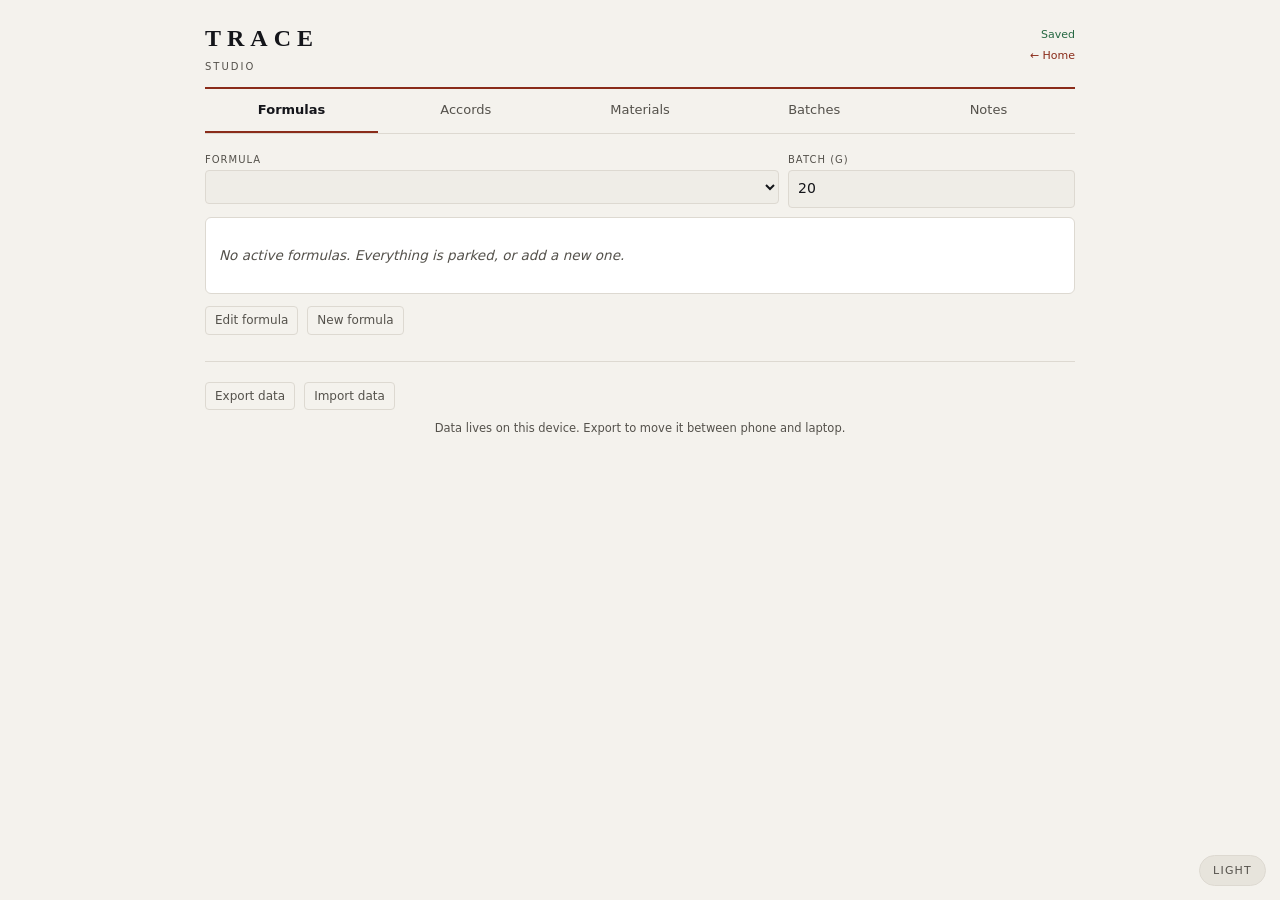
<file: index.html>
<!DOCTYPE html>
<html lang="en">
<head>
<meta charset="utf-8">
<meta name="viewport" content="width=device-width,initial-scale=1,viewport-fit=cover">
<meta name="theme-color" content="var(--text)">
<meta name="mobile-web-app-capable" content="yes">
<link rel="manifest" href="manifest.json">
<link rel="icon" href="icon.svg" type="image/svg+xml">
<title>TRACE Studio</title>
<link rel="stylesheet" href="theme.css">
<script src="theme.js"></script>
<style>
*,*::before,*::after{box-sizing:border-box;margin:0;padding:0}
body{background:var(--bone);color:var(--ink);font:15px/1.55 system-ui,-apple-system,"Segoe UI",sans-serif;padding-bottom:70px}
.wrap{max-width:900px;margin:0 auto;padding:0 15px}
header{padding:20px 0 12px;border-bottom:2px solid var(--brass)}
.mark{font-family:Georgia,serif;font-size:24px;letter-spacing:6px;font-weight:700}
.sub{font-size:10px;letter-spacing:2px;color:var(--muted);text-transform:uppercase;margin-top:2px}
.sync{float:right;font-size:11px;color:var(--muted);padding-top:6px}
.hdrRight{float:right;text-align:right}
.hdrRight .sync{float:none;display:block;padding-top:6px}
.benchlink{font-size:11px;color:var(--brass);text-decoration:none;display:inline-block;margin-top:4px}
.benchlink:hover{text-decoration:underline}
.sync.ok{color:var(--good)}.sync.err{color:var(--bad)}
nav{display:flex;gap:1px;border-bottom:1px solid var(--line);overflow-x:auto;margin-bottom:18px}
nav button{flex:1;min-width:78px;background:none;border:none;border-bottom:2px solid transparent;padding:11px 5px;font:inherit;font-size:13px;color:var(--muted);cursor:pointer;white-space:nowrap}
nav button.on{color:var(--ink);border-bottom-color:var(--brass);font-weight:600}
section{display:none}section.on{display:block}
h2{font-family:Georgia,serif;font-size:16px;margin:22px 0 8px;font-weight:700}
h2:first-child{margin-top:0}
.hint{font-size:12.5px;color:var(--muted);margin-bottom:12px}
.card{background:var(--paper);border:1px solid var(--line);border-radius:6px;padding:13px;margin-bottom:11px}
.card.flag{border-left:3px solid var(--brass)}
input,textarea,select{width:100%;background:var(--surface2);border:1px solid var(--line);border-radius:4px;padding:7px 9px;font:inherit;font-size:14px;color:var(--ink)}
textarea{resize:vertical;min-height:50px}
.fld{margin-bottom:9px}.fld label{display:block;font-size:10px;letter-spacing:1px;text-transform:uppercase;color:var(--muted);margin-bottom:3px}
.row{display:flex;gap:9px;flex-wrap:wrap}.row .fld{flex:1;min-width:110px}
button.act{background:var(--ink);color:var(--bone);border:none;border-radius:4px;padding:8px 15px;font:inherit;font-size:13.5px;cursor:pointer}
button.act.ghost{background:none;color:var(--muted);border:1px solid var(--line)}
button.act.sm{padding:4px 9px;font-size:12px}
button.act.danger{background:none;color:var(--bad);border:1px solid var(--line);font-size:12px;padding:4px 9px}
table{width:100%;border-collapse:collapse;font-size:13.5px}
th{text-align:left;font-size:10px;letter-spacing:1px;text-transform:uppercase;color:var(--muted);padding:5px 6px;border-bottom:1px solid var(--line)}
td{padding:6px;border-bottom:1px solid var(--line);vertical-align:top}
td.num,th.num{text-align:right;font-variant-numeric:tabular-nums;white-space:nowrap}
tr.tot td{font-weight:700;border-top:1px solid var(--ink);border-bottom:none}
.sub2{font-size:11px;color:var(--muted);display:block}
.dil{font-size:10.5px;color:var(--brass);display:block}
.w-warn{color:var(--warn);font-weight:600}.w-bad{color:var(--bad);font-weight:700}
.alert{border-radius:4px;padding:9px 11px;font-size:12.5px;margin-bottom:9px}
.alert.warn{background:var(--warnbg);color:var(--warn)}.alert.bad{background:var(--badbg);color:var(--bad)}.alert.ok{background:var(--goodbg);color:var(--good)}
.pill{display:inline-block;font-size:10px;padding:1px 6px;border-radius:9px;letter-spacing:.4px}
.pill.r{background:var(--badbg);color:var(--bad)}.pill.u{background:var(--warnbg);color:var(--warn)}.pill.a{background:var(--surface3);color:var(--muted)}
.item{display:flex;gap:8px;align-items:center;padding:5px 0;border-bottom:1px solid var(--line)}
.item:last-child{border-bottom:none}
.item .nm{flex:1;font-size:13.5px}.item input{width:66px;text-align:right}
.empty{color:var(--muted);font-size:13.5px;font-style:italic;padding:14px 0}
.matrow{cursor:pointer}.matrow:hover{background:var(--surface2)}
.mac{height:5px;background:var(--line);border-radius:3px;overflow:hidden;margin:6px 0 3px}
.mac i{display:block;height:100%;background:var(--brass)}
.foot{padding:20px 0 0;border-top:1px solid var(--line);margin-top:26px}
.foot p{font-size:11.5px;color:var(--muted);text-align:center;margin-top:10px}
@media(max-width:520px){.mark{font-size:20px;letter-spacing:4px}}
</style>
</head>
<body>
<div class="wrap">
<header><div class="hdrRight"><span class="sync" id="sync">…</span><a href="home.html" class="benchlink">← Home</a></div><div class="mark">TRACE</div><div class="sub">Studio</div></header>
<nav>
<button class="on" data-t="tFor">Formulas</button>
<button data-t="tAcc">Accords</button>
<button data-t="tMat">Materials</button>
<button data-t="tBat">Batches</button>
<button data-t="tNotes">Notes</button>
</nav>

<section id="tFor" class="on">
  <div class="row">
    <div class="fld" style="flex:2"><label>Formula</label><select id="fSel"></select></div>
    <div class="fld"><label>Batch (g)</label><input type="number" id="fWt" value="20" step="0.5" min="0.5"></div>
  </div>
  <div id="fAlerts"></div>
  <div class="card" id="fOut"></div>
  <p class="hint" id="fNote"></p>
  <div class="row"><button class="act ghost sm" id="fEdit">Edit formula</button><button class="act ghost sm" id="fNew">New formula</button></div>
  <div id="fEditor"></div>

  <div id="fParkedWrap"></div>
</section>

<section id="tAcc">
  <h2>Accords</h2>
  <p class="hint">Reusable blocks. Percentages inside an accord sum to 100; the accord then sits inside a formula at its own percentage.</p>
  <div id="aList"></div>
  <button class="act ghost sm" id="aNew">New accord</button>
  <div id="aEditor"></div>
</section>

<section id="tMat">
  <h2>Material library</h2>
  <p class="hint">Tap a material to edit. Concentration matters — a 10% stock contributes a tenth of its weight as actual material.</p>
  <div class="alert warn"><strong>IFRA values are unverified until you mark them so.</strong> Limits shown are Category 4 (fine fragrance), percent of finished product, from memory — not fetched from IFRA. Tap ↗ next to a restricted material to open its Standard on ifrafragrance.org and confirm the real figure.</div>
  <div class="card" style="padding:6px"><table id="mTable"></table></div>
  <button class="act ghost sm" id="mNew">Add material</button>
  <div id="mEditor"></div>
</section>

<section id="tBat">
  <h2>Log a batch</h2>
  <div class="card">
    <div class="row">
      <div class="fld"><label>No.</label><input id="bNo" placeholder="004"></div>
      <div class="fld"><label>Date</label><input type="date" id="bDate"></div>
      <div class="fld"><label>Weight (g)</label><input id="bWt" placeholder="20"></div>
    </div>
    <div class="fld"><label>Formula</label><select id="bFor"></select></div>
    <div class="fld"><label>Notes</label><textarea id="bNote"></textarea></div>
    <button class="act" id="bAdd">Add batch</button>
  </div>
  <h2>Log</h2>
  <div id="bList"></div>
</section>

<section id="tNotes">
  <h2>Technical notes</h2>
  <p class="hint">Hard-won lessons, kept in one place so they don't get lost between bench sessions.</p>
  <div id="notesList"></div>
  <button class="act ghost sm" id="noteNew">Add note</button>

  <h2>Shopping list</h2>
  <p class="hint">Materials tagged T2 with zero stock — auto-generated from the Materials tab. Update stock there once you've bought something and it drops off here.</p>
  <div class="card" id="shopList"></div>
</section>

<div class="foot">
  <div class="row">
    <button class="act ghost sm" id="dExp">Export data</button>
    <button class="act ghost sm" id="dImp">Import data</button>
    <input type="file" id="dFile" accept="application/json" style="display:none">
  </div>
  <p>Data lives on this device. Export to move it between phone and laptop.</p>
</div>
</div>

<script>
const KEY='trace:studio';
const $=s=>document.querySelector(s);
const el=(t,c,x)=>{const n=document.createElement(t);if(c)n.className=c;if(x!==undefined)n.textContent=x;return n};
const uid=()=>Math.random().toString(36).slice(2,9);
function sync(m,c){const s=$('#sync');s.textContent=m;s.className='sync '+(c||'')}

/* storage adapter — works hosted, offline, or inside a Claude artifact */
const Store={
 async get(k){
  if(window.storage){try{const r=await window.storage.get(k,false);return r?r.value:null}catch(e){}}
  try{return localStorage.getItem(k)}catch(e){return null}
 },
 async set(k,v){
  if(window.storage){try{await window.storage.set(k,v,false);return true}catch(e){}}
  try{localStorage.setItem(k,v);return true}catch(e){return false}
 }
};

const SEED_MAT=[
 ['DHM (Dihydromyrcenol)',100,'',750,100,'BioShop',null,'','Top. Fresh citrus, heat-stable.'],
 ['Citral',100,'',380,100,'BioShop',0.6,'https://ifrafragrance.org/standards?query=citral','Top. Sharp lemon. Harsh neat — supporting role only.'],
 ['Petitgrain EO',100,'',550,50,'BioShop',null,'','Top. Woody-fresh, survives heat better than bergamot.'],
 ['Bergamot EO',100,'',500,50,'BioShop',0.4,'https://ifrafragrance.org/standards?query=bergamot','Top. PHOTOTOXIC unless bergapten-free (FCF). Check which you have.'],
 ['Hedione',100,'',1100,100,'BioShop',null,'','Heart. Radiant, airy. Quiet alone, transformative in blends.'],
 ['Linalool',100,'',800,100,'BioShop',null,'','Heart. Floral-lavender with a camphoraceous edge.'],
 ['PEA (Phenylethyl alcohol)',100,'',380,50,'BioShop',null,'','Heart. Fresh rose petal, honey. Low impact, high dose.'],
 ['Galaxolide',100,'',600,100,'BioShop',21.4,'https://ifrafragrance.org/standards?query=HHCB','Base. Clean laundry musk.'],
 ['Ethylene Brassylate',100,'',680,100,'BioShop',null,'','Base. Macrocyclic musk. Reads banana to me.'],
 ['Iso E Super',100,'',700,100,'BioShop',null,'','Base. Smooth, transparent, diffusive glue.'],
 ['Sandenol',100,'',700,100,'BioShop',null,'','Base. Creamy sandalwood.'],
 ['Benzoin Siam Resinoid',100,'',800,100,'BioShop',2.0,'https://ifrafragrance.org/standards?query=benzoin','Base. Vanillic-balsamic. Resinoid — slows maceration.'],
 ['Vetiver EO',100,'',600,50,'BioShop',null,'','Base. Earthy, rooty, dry. Harsh early, smooths with rest.'],
 ['Benzyl Benzoate',100,'',380,100,'BioShop',null,'','Fixative and solvent. Barely odorous.'],
 ['Ambroxan',10,'IPM',1200,100,'BioShop',null,'','Base. PRE-DILUTED 10% in IPM. Keep IPM under ~20% of batch.'],
 ['Ethanol',100,'',1650,1000,'Nature Divine',null,'','Carrier.'],
 ['DPG',100,'',180,100,'BioShop',null,'','Phase 2 carrier.'],
 ['Coumarin',100,'',350,100,'T2',3.0,'https://ifrafragrance.org/standards?query=coumarin','Toasted hay-almond. Gourmand backbone.'],
 ['Cashmeran',100,'',1900,5,'T2',null,'','Woody-spicy-musky.'],
 ['Iso Eugenol',100,'',400,5,'T2',0.02,'https://ifrafragrance.org/standards?query=isoeugenol','Spicy carnation. Heavily restricted.'],
 ['Styrax Resinoid',100,'',450,5,'T2',0.6,'https://ifrafragrance.org/standards?query=styrax','Balsamic-leathery. Base-position smoke.'],
 ['Oakmoss alternative',100,'',500,5,'T2',0.1,'https://ifrafragrance.org/standards?query=oakmoss','Chypre base. Real oakmoss heavily restricted.'],
 ['Habanolide',100,'',450,5,'T2',null,'','Macrocyclic skin musk.'],
 ['Cypriol (Nagarmotha)',100,'',900,5,'T2',null,'','Smoky, dry, woody. Heart-position smoke.'],
 ['gamma-Decalactone',100,'',500,5,'T2',null,'','Peach, creamy. Potent — under 1%.'],
 ['gamma-Nonalactone',100,'',500,5,'T2',null,'','Milk, coconut, creamy.'],
 ['Calone 1951',10,'DPG',600,5,'T2',null,'','Marine. Buy pre-diluted; extremely potent.']
];
const SEED_ACC=[];
const SEED_FOR=[];

let D={mat:[],acc:[],form:[],bat:[],notes:[]},saveT=null;

function seed(){
 D.mat=SEED_MAT.map(m=>({id:uid(),name:m[0],conc:m[1],carrier:m[2],price:m[3],bottleSize:m[4],sup:m[5],ifra:m[6],source:m[7],ifraOk:false,note:m[8],stock:0}));
 const mid=n=>{const m=D.mat.find(x=>x.name===n);return m?m.id:null};
 D.acc=SEED_ACC.map(a=>({id:uid(),name:a.n,note:a.note,items:a.i.map(x=>({ref:mid(x[0]),acc:false,pct:x[1]}))}));
 D.form=SEED_FOR.map(f=>({id:uid(),name:f.n,conc:f.c,mac:f.mac,note:f.note,items:f.i.map(x=>({ref:mid(x[0]),acc:false,pct:x[1]}))}));
}
function perGram(m){return (m.bottleSize>0)?(m.price||0)/m.bottleSize:0}
async function load(){
 const v=await Store.get(KEY);
 if(v){try{D=JSON.parse(v);migrate();sync('Loaded','ok');return}catch(e){}}
 seed();sync('Ready');save();
}
function migrate(){
 let changed=false;
 (D.mat||[]).forEach(m=>{
  if(m.price===undefined){
   // old schema stored per-gram cost directly as m.cost
   m.bottleSize=100;
   m.price=Math.round((m.cost||0)*100);
   delete m.cost;
   changed=true;
  }
  if(m.source===undefined){m.source='';changed=true}
 });
 if(!Array.isArray(D.notes)){D.notes=[];changed=true}
 if(changed)save();
}
function save(){clearTimeout(saveT);saveT=setTimeout(async()=>{
 try{const cur=JSON.parse(await Store.get(KEY)||'null');if(cur&&Array.isArray(cur.tests))D.tests=cur.tests;}catch(e){}
 const ok=await Store.set(KEY,JSON.stringify(D));sync(ok?'Saved':'Save failed',ok?'ok':'err')},400)}

const M=id=>D.mat.find(x=>x.id===id);
const A=id=>D.acc.find(x=>x.id===id);

function resolve(items){
 const out={};
 items.forEach(it=>{
  if(it.acc){const a=A(it.ref);if(!a)return;
   a.items.forEach(sub=>{out[sub.ref]=(out[sub.ref]||0)+it.pct*sub.pct/100})}
  else out[it.ref]=(out[it.ref]||0)+it.pct;
 });
 return Object.entries(out).map(([id,pct])=>({m:M(id),pct})).filter(x=>x.m);
}

function activeForms(){return D.form.filter(f=>!f.parked)}
function drawSel(){
 const s=$('#fSel'),cur=s.value;s.innerHTML='';
 const av=activeForms();
 av.forEach(f=>{const o=el('option','',f.name+'  ·  '+f.conc+'%');o.value=f.id;s.append(o)});
 if(cur&&av.some(f=>f.id===cur))s.value=cur;
 const b=$('#bFor');b.innerHTML='';
 av.forEach(f=>{const o=el('option','',f.name);o.value=f.id;b.append(o)});
}
function calc(){
 const f=D.form.find(x=>x.id===$('#fSel').value)||activeForms()[0];
 const out=$('#fOut'),al=$('#fAlerts');out.innerHTML='';al.innerHTML='';
 if(!f){out.append(el('div','empty','No active formulas. Everything is parked, or add a new one.'));$('#fNote').textContent='';return}
 const W=parseFloat($('#fWt').value)||0,conc=W*f.conc/100,eth=W-conc;
 const r=resolve(f.items);
 const sum=r.reduce((a,b)=>a+b.pct,0);
 let cost=0,ipm=0,under=0,minPct=100,viol=[],unver=0;
 const t=el('table');
 t.innerHTML='<tr><th>Material</th><th class="num">%</th><th class="num">Weight</th></tr>';
 r.sort((a,b)=>b.pct-a.pct).forEach(({m,pct})=>{
  const w=conc*pct/100;
  minPct=Math.min(minPct,pct);cost+=w*perGram(m);
  if(m.carrier==='IPM')ipm+=w*(1-m.conc/100);
  const actual=pct*f.conc/100*(m.conc/100);
  if(m.ifra!=null){if(!m.ifraOk)unver++;if(actual>m.ifra)viol.push({m,actual})}
  const tr=el('tr'),nd=el('td');
  nd.append(document.createTextNode(m.name));
  if(m.conc<100)nd.append(el('span','sub2',m.conc+'% in '+m.carrier));
  tr.append(nd,el('td','num',pct.toFixed(1)+'%'));
  const wc=el('td','num'+(w<0.05?' w-bad':w<0.10?' w-warn':''));
  wc.textContent=w.toFixed(3)+'g';
  if(w<0.10&&w>0){under++;wc.append(el('span','dil','or '+(w*10).toFixed(2)+'g of 10% dil.'))}
  tr.append(wc);t.append(tr);
 });
 const e=el('tr');e.append(el('td','','Ethanol'),el('td','num','—'),el('td','num',eth.toFixed(2)+'g'));t.append(e);
 const ethMat=D.mat.find(x=>x.name==='Ethanol');
 cost+=eth*(ethMat?perGram(ethMat):1.65);
 const tt=el('tr','tot');tt.append(el('td','','Total'),el('td','num',sum.toFixed(1)+'%'),el('td','num',W.toFixed(2)+'g'));t.append(tt);
 out.append(t);
 out.append(el('p','hint','Materials ≈ Rs '+cost.toFixed(0)+' per batch · Rs '+(W?(cost/W*50).toFixed(0):0)+' per 50g bottle'));
 if(Math.abs(sum-100)>0.5)al.append(mk('warn','Percentages sum to '+sum.toFixed(1)+'%, not 100%.'));
 const minSafe=1000/(f.conc*minPct);
 al.append(under?mk('warn','<strong>'+under+' material'+(under>1?'s':'')+' under 0.10g.</strong> Weigh from a 10% dilution as shown, or raise the batch to about '+minSafe.toFixed(1)+'g.')
  :mk('ok','All weights clear the 0.10g floor. Minimum safe batch ≈ '+minSafe.toFixed(1)+'g.'));
 if(ipm>0){const p=ipm/W*100;
  al.append(mk(p>20?'bad':p>15?'warn':'ok','IPM is '+p.toFixed(1)+'% of the batch. '+(p>20?'Above the ~22% cloud threshold — expect separation.':'Clear of the ~22% threshold.')))}
 viol.forEach(v=>al.append(mk('bad','<strong>IFRA — '+v.m.name+'</strong> at '+v.actual.toFixed(2)+'% of finished product, limit '+v.m.ifra+'%. Reduce to under '+(v.m.ifra*100/(f.conc*v.m.conc/100)).toFixed(1)+'% of concentrate.')));
 if(!viol.length&&r.some(x=>x.m.ifra!=null))al.append(mk('ok','No IFRA limits exceeded.'));
 if(unver)al.append(mk('warn',unver+' restricted material'+(unver>1?'s':'')+' still marked unverified.'));
 $('#fNote').textContent='Maceration: '+f.mac+' week'+(f.mac===1?'':'s')+'. '+(f.note||'');
}
function drawParked(){
 const wrap=$('#fParkedWrap');
 const parked=D.form.filter(f=>f.parked);
 if(!parked.length){wrap.innerHTML='';return}
 wrap.innerHTML='';
 wrap.append(el('h2','','Parked'));
 wrap.append(el('p','hint','Not buildable yet. Excluded from the calculator and batch log until reactivated.'));
 parked.forEach(f=>{
  const c=el('div','card');
  c.append(el('h3','',f.name));
  c.append(el('p','hint',f.parked));
  const e=el('button','act ghost sm','Edit / reactivate');
  e.onclick=()=>itemEditor($('#fEditor'),f,true,refreshForms);
  c.append(e);wrap.append(c);
 });
}
function refreshForms(){drawSel();calc();drawParked()}
function mk(k,h){const d=el('div','alert '+k);d.innerHTML=h;return d}

function itemEditor(host,obj,allowAcc,after){
 host.innerHTML='';
 const c=el('div','card flag');
 const nmf=el('div','fld');nmf.innerHTML='<label>Name</label>';
 const nm=el('input');nm.value=obj.name||'';nm.oninput=()=>{obj.name=nm.value};nmf.append(nm);c.append(nmf);
 if(obj.conc!==undefined){
  const r=el('div','row');
  const f1=el('div','fld');f1.innerHTML='<label>Concentration %</label>';
  const i1=el('input');i1.type='number';i1.value=obj.conc;i1.oninput=()=>{obj.conc=+i1.value||15};f1.append(i1);
  const f2=el('div','fld');f2.innerHTML='<label>Maceration (weeks)</label>';
  const i2=el('input');i2.type='number';i2.value=obj.mac||0;i2.oninput=()=>{obj.mac=+i2.value||0};f2.append(i2);
  r.append(f1,f2);c.append(r);
  const pf=el('div','fld');pf.innerHTML='<label>Parked (reason — blank means active)</label>';
  const pi=el('input');pi.value=obj.parked||'';pi.placeholder='e.g. needs Coumarin + lactones from T2';
  pi.oninput=()=>{obj.parked=pi.value};pf.append(pi);c.append(pf);
 }
 const nf=el('div','fld');nf.innerHTML='<label>Note</label>';
 const na=el('textarea');na.value=obj.note||'';na.oninput=()=>{obj.note=na.value};nf.append(na);c.append(nf);
 const cf=el('div','fld');cf.innerHTML='<label>Composition</label>';c.append(cf);
 const list=el('div');c.append(list);
 function rows(){
  list.innerHTML='';
  obj.items.forEach((it,ix)=>{
   const row=el('div','item'),src=it.acc?A(it.ref):M(it.ref);
   row.append(el('div','nm',(src?src.name:'— missing —')+(it.acc?' (accord)':'')));
   const inp=el('input');inp.type='number';inp.step='0.1';inp.value=it.pct;
   inp.oninput=()=>{it.pct=+inp.value||0};
   const del=el('button','act danger','×');del.onclick=()=>{obj.items.splice(ix,1);rows()};
   row.append(inp,del);list.append(row);
  });
  const add=el('div','row'),sel=el('select');
  D.mat.forEach(m=>{const o=el('option','',m.name);o.value='m:'+m.id;sel.append(o)});
  if(allowAcc)D.acc.forEach(a=>{if(a!==obj){const o=el('option','',a.name+' (accord)');o.value='a:'+a.id;sel.append(o)}});
  const p=el('input');p.type='number';p.placeholder='%';p.style.maxWidth='72px';
  const b=el('button','act sm','Add');
  b.onclick=()=>{const i=sel.value.indexOf(':');obj.items.push({ref:sel.value.slice(i+1),acc:sel.value[0]==='a',pct:+p.value||0});p.value='';rows()};
  add.append(sel,p,b);list.append(add);
 }
 rows();
 const bar=el('div','row');bar.style.marginTop='10px';
 const sv=el('button','act','Save');sv.onclick=()=>{save();host.innerHTML='';after()};
 const cx=el('button','act ghost','Cancel');cx.onclick=()=>{host.innerHTML='';after()};
 const dl=el('button','act danger','Delete');
 dl.onclick=()=>{
  const isAcc=obj.conc===undefined;
  if(isAcc){
   const used=D.form.filter(f=>f.items.some(i=>i.acc&&i.ref===obj.id));
   if(used.length){sync('Used by '+used.map(f=>f.name).join(', '),'err');return}
   D.acc=D.acc.filter(x=>x!==obj);
  }else D.form=D.form.filter(x=>x!==obj);
  save();host.innerHTML='';after();sync('Deleted','ok');
 };
 bar.append(sv,cx,dl);c.append(bar);host.append(c);
}

function drawAcc(){
 const box=$('#aList');box.innerHTML='';
 if(!D.acc.length){box.append(el('div','empty','No accords yet.'));return}
 D.acc.forEach(a=>{
  const c=el('div','card flag');
  c.append(el('h2','',a.name));
  const t=el('table');
  resolve(a.items).sort((x,y)=>y.pct-x.pct).forEach(({m,pct})=>{
   const tr=el('tr');tr.append(el('td','',m.name),el('td','num',pct.toFixed(1)+'%'));t.append(tr)});
  c.append(t);
  if(a.note)c.append(el('p','hint',a.note));
  const e=el('button','act ghost sm','Edit');
  e.onclick=()=>itemEditor($('#aEditor'),a,false,()=>{drawAcc();calc()});
  c.append(e);box.append(c);
 });
}

function drawMat(){
 const t=$('#mTable');t.innerHTML='<tr><th>Material</th><th class="num">Stock</th><th class="num">IFRA</th></tr>';
 D.mat.forEach(m=>{
  const tr=el('tr','matrow'),nd=el('td');
  nd.append(document.createTextNode(m.name));
  if(m.conc<100)nd.append(el('span','sub2',m.conc+'% in '+m.carrier));
  tr.append(nd,el('td','num',(m.stock||0)+'g'));
  const id=el('td','num');
  if(m.ifra==null)id.append(el('span','pill a','—'));
  else{
   const p=el('span','pill '+(m.ifraOk?'r':'u'),m.ifra+'%');
   id.append(p);
   if(m.source){
    const a=el('a','',' ↗');a.href=m.source;a.target='_blank';a.rel='noopener';
    a.style.color='var(--brass)';a.style.fontSize='11px';a.title='Verify on IFRA';
    a.onclick=ev=>ev.stopPropagation();
    id.append(a);
   }
  }
  tr.append(id);tr.onclick=()=>matEditor(m);t.append(tr);
 });
}
function matEditor(m){
 const host=$('#mEditor');host.innerHTML='';
 const c=el('div','card flag');
 const F=(lab,val,fn,type)=>{const f=el('div','fld');f.innerHTML='<label>'+lab+'</label>';
  const i=el('input');if(type)i.type=type;i.value=val==null?'':val;i.oninput=()=>fn(i.value);f.append(i);return f};
 c.append(F('Name',m.name,v=>m.name=v));
 const r1=el('div','row');r1.append(F('Concentration %',m.conc,v=>m.conc=+v||100,'number'),F('Carrier',m.carrier,v=>m.carrier=v));c.append(r1);
 const r2=el('div','row');r2.append(F('Stock (g)',m.stock,v=>m.stock=+v||0,'number'));c.append(r2);
 const r2b=el('div','row');
 r2b.append(F('Bottle price (Rs)',m.price,v=>{m.price=+v||0;pg.textContent=perGram(m).toFixed(2)+' / g'},'number'));
 r2b.append(F('Bottle size (g)',m.bottleSize,v=>{m.bottleSize=+v||0;pg.textContent=perGram(m).toFixed(2)+' / g'},'number'));
 const pgf=el('div','fld');pgf.innerHTML='<label>Cost per gram</label>';
 const pg=el('div');pg.style.cssText='padding:7px 0;font-size:14px;color:var(--muted)';pg.textContent=perGram(m).toFixed(2)+' / g';
 pgf.append(pg);r2b.append(pgf);c.append(r2b);
 c.append(F('Supplier',m.sup,v=>m.sup=v));
 const r3=el('div','row');r3.append(F('IFRA limit % (blank = none)',m.ifra,v=>m.ifra=v===''?null:+v,'number'));
 const vf=el('div','fld');vf.innerHTML='<label>Verified</label>';
 const vb=el('button','act ghost sm',m.ifraOk?'Verified ✓':'Unverified');
 vb.onclick=()=>{m.ifraOk=!m.ifraOk;vb.textContent=m.ifraOk?'Verified ✓':'Unverified'};
 vf.append(vb);r3.append(vf);c.append(r3);
 c.append(F('IFRA source link',m.source,v=>m.source=v));
 if(m.source){const a=el('a','','Open current link ↗');a.href=m.source;a.target='_blank';a.rel='noopener';
  a.style.cssText='font-size:12px;color:var(--brass);display:inline-block;margin:-4px 0 9px';c.append(a)}
 const nf=el('div','fld');nf.innerHTML='<label>Note</label>';
 const na=el('textarea');na.value=m.note||'';na.oninput=()=>m.note=na.value;nf.append(na);c.append(nf);
 const bar=el('div','row');bar.style.marginTop='8px';
 const sv=el('button','act','Save');sv.onclick=()=>{save();host.innerHTML='';drawMat();calc();drawShopping()};
 const dl=el('button','act danger','Delete');
 dl.onclick=()=>{
  const used=[...D.form,...D.acc].filter(f=>f.items.some(i=>!i.acc&&i.ref===m.id));
  if(used.length){sync('Used by '+used.map(f=>f.name).join(', '),'err');return}
  D.mat=D.mat.filter(x=>x!==m);save();host.innerHTML='';drawMat();calc();
 };
 bar.append(sv,dl);c.append(bar);host.append(c);
 host.scrollIntoView({behavior:'smooth',block:'nearest'});
}

function drawBat(){
 const box=$('#bList');box.innerHTML='';
 if(!D.bat.length){box.append(el('div','empty','No batches logged yet.'));return}
 [...D.bat].reverse().forEach(b=>{
  const c=el('div','card flag'),f=D.form.find(x=>x.id===b.form);
  c.append(el('h2','','Batch '+(b.no||'—')));
  c.append(el('div','hint',[f?f.name:'',b.date,b.wt?b.wt+'g':''].filter(Boolean).join(' · ')));
  if(f&&f.mac&&b.date){
   const days=Math.floor((Date.now()-new Date(b.date))/86400000),need=f.mac*7;
   const bar=el('div','mac'),fill=el('i');fill.style.width=Math.min(100,days/need*100)+'%';bar.append(fill);
   c.append(bar,el('div','hint',days>=need?'Macerated — ready to evaluate ('+days+' days)':'Day '+days+' of '+need+' — '+(need-days)+' to go'));
  }
  if(b.note){const p=el('p');p.textContent=b.note;c.append(p)}
  const ev=el('div');ev.style.marginTop='8px';
  (b.evals||[]).forEach(x=>ev.append(el('div','hint','· '+x.t+' — '+x.n)));
  const add=el('div','row');add.style.marginTop='6px';
  const t=el('input');t.placeholder='30min';t.style.maxWidth='84px';
  const n=el('input');n.placeholder='observation';
  const bb=el('button','act sm','Log');
  bb.onclick=()=>{if(!n.value)return;b.evals=b.evals||[];b.evals.push({t:t.value||'—',n:n.value});save();drawBat()};
  add.append(t,n,bb);ev.append(add);c.append(ev);
  const dl=el('button','act danger','Delete');dl.style.marginTop='9px';
  dl.onclick=()=>{D.bat=D.bat.filter(x=>x!==b);save();drawBat()};
  c.append(dl);box.append(c);
 });
}

function drawNotes(){
 const box=$('#notesList');box.innerHTML='';
 if(!D.notes.length){box.append(el('div','empty','No notes yet.'));return}
 D.notes.forEach(n=>{
  const c=el('div','card');
  const ta=el('textarea');ta.value=n.text||'';ta.style.minHeight='40px';
  ta.oninput=()=>{n.text=ta.value;save()};
  c.append(ta);
  const del=el('button','act danger','Delete');del.style.marginTop='7px';
  del.onclick=()=>{D.notes=D.notes.filter(x=>x!==n);save();drawNotes()};
  c.append(del);box.append(c);
 });
}
function drawShopping(){
 const box=$('#shopList');box.innerHTML='';
 const need=D.mat.filter(m=>m.sup==='T2'&&(m.stock||0)<=0);
 if(!need.length){box.append(el('div','empty','Nothing outstanding — every T2 material shows stock on hand.'));return}
 const t=el('table');
 t.innerHTML='<tr><th>Material</th><th class="num">Bottle</th></tr>';
 need.sort((a,b)=>a.name.localeCompare(b.name)).forEach(m=>{
  const tr=el('tr');
  tr.append(el('td','',m.name));
  tr.append(el('td','num','Rs '+m.price+' / '+m.bottleSize+'g'));
  t.append(tr);
 });
 box.append(t);
}
function redraw(){drawSel();calc();drawAcc();drawMat();drawBat();drawParked();drawNotes();drawShopping()}

document.querySelectorAll('nav button').forEach(b=>b.onclick=()=>{
 document.querySelectorAll('nav button').forEach(x=>x.classList.remove('on'));
 document.querySelectorAll('section').forEach(x=>x.classList.remove('on'));
 b.classList.add('on');$('#'+b.dataset.t).classList.add('on')});
$('#fSel').onchange=calc;$('#fWt').oninput=calc;
$('#fEdit').onclick=()=>{const f=D.form.find(x=>x.id===$('#fSel').value);if(f)itemEditor($('#fEditor'),f,true,refreshForms)};
$('#fNew').onclick=()=>{const f={id:uid(),name:'New formula',conc:15,mac:2,note:'',parked:'',items:[]};D.form.push(f);save();drawSel();$('#fSel').value=f.id;itemEditor($('#fEditor'),f,true,refreshForms)};
$('#aNew').onclick=()=>{const a={id:uid(),name:'New accord',note:'',items:[]};D.acc.push(a);save();itemEditor($('#aEditor'),a,false,()=>{drawAcc();calc()})};
$('#mNew').onclick=()=>{const m={id:uid(),name:'New material',conc:100,carrier:'',price:0,bottleSize:100,sup:'',ifra:null,source:'',ifraOk:false,note:'',stock:0};D.mat.push(m);save();drawMat();matEditor(m)};
$('#noteNew').onclick=()=>{D.notes.push({id:uid(),text:''});save();drawNotes()};
$('#bAdd').onclick=()=>{
 const b={id:uid(),no:$('#bNo').value,date:$('#bDate').value,wt:$('#bWt').value,form:$('#bFor').value,note:$('#bNote').value,evals:[]};
 if(!b.no&&!b.note){sync('Needs a number','err');return}
 D.bat.push(b);save();drawBat();['bNo','bDate','bWt','bNote'].forEach(i=>$('#'+i).value='');sync('Added','ok')};

$('#dExp').onclick=()=>{
 const blob=new Blob([JSON.stringify(D,null,2)],{type:'application/json'});
 const a=el('a');a.href=URL.createObjectURL(blob);
 a.download='trace-'+new Date().toISOString().slice(0,10)+'.json';a.click();
 sync('Exported','ok')};
$('#dImp').onclick=()=>$('#dFile').click();
$('#dFile').onchange=ev=>{
 const f=ev.target.files[0];if(!f)return;
 const r=new FileReader();
 r.onload=()=>{try{const p=JSON.parse(r.result);
  if(!p.mat||!p.form)throw 0;
  D=p;migrate();save();redraw();sync('Imported','ok')}catch(e){sync('Bad file','err')}};
 r.readAsText(f);ev.target.value='';
};

if('serviceWorker' in navigator)navigator.serviceWorker.register('sw.js').catch(()=>{});
(async()=>{await load();redraw()})();
</script>
</body>
</html>
</file>
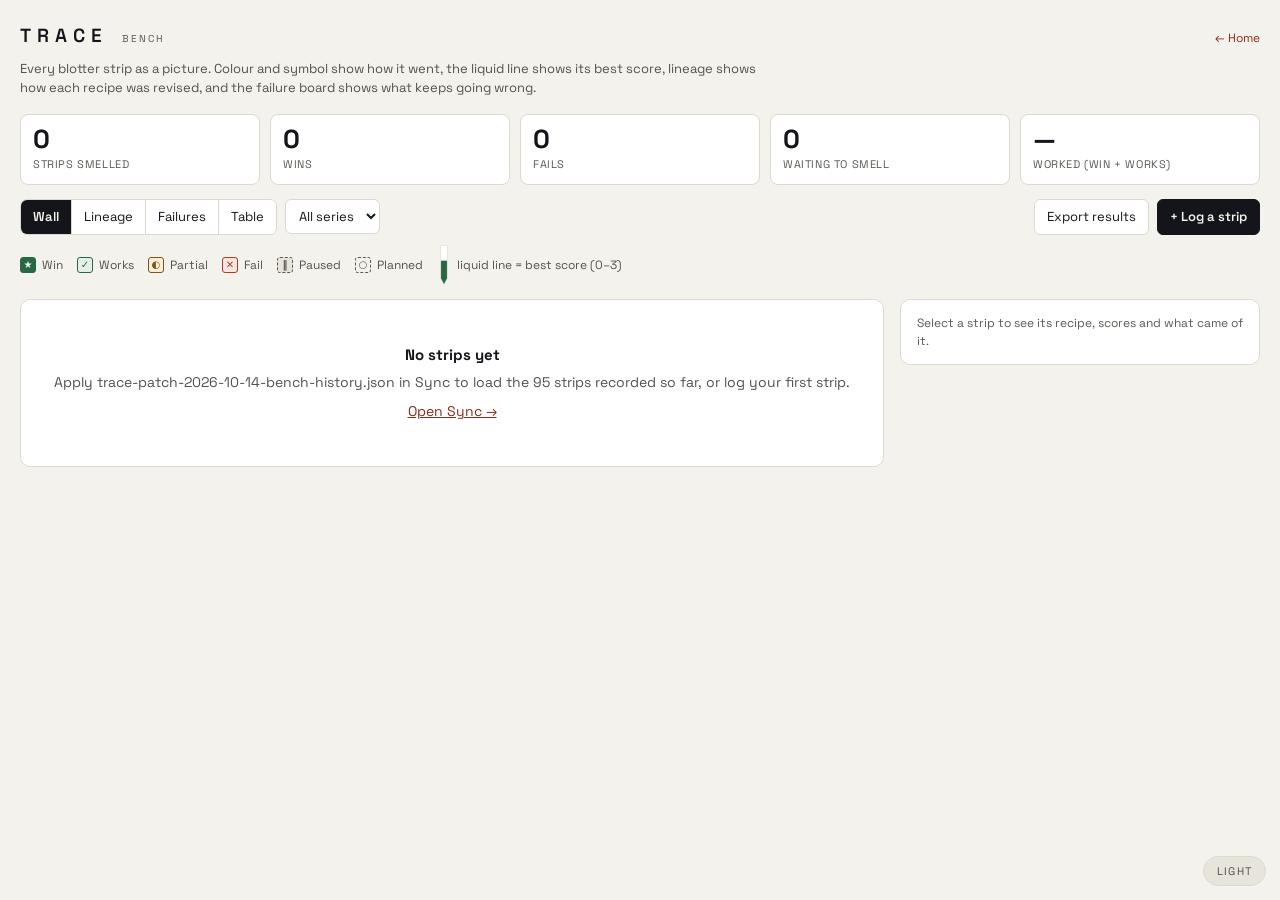
<file: bench.html>
<!DOCTYPE html>
<html lang="en">
<head>
<meta charset="utf-8">
<meta name="viewport" content="width=device-width,initial-scale=1">
<meta name="theme-color" content="#14151A">
<link rel="stylesheet" href="theme.css">
<script src="theme.js"></script>
<link rel="icon" href="icon.svg" type="image/svg+xml">
<title>TRACE — Bench</title>
<style>
*{box-sizing:border-box;margin:0;padding:0}
body{background:var(--bg);color:var(--text);font-family:var(--font-body);font-size:14px;line-height:1.5;padding:22px 16px 80px}
.wrap{max-width:1240px;margin:0 auto}
header{display:flex;align-items:baseline;gap:14px;flex-wrap:wrap;margin-bottom:4px}
.mk{font-family:var(--font-display);font-size:19px;letter-spacing:6px;font-weight:600}
.sub{font-size:10px;letter-spacing:2px;color:var(--text-3);text-transform:uppercase}
header a{margin-left:auto;color:var(--primary-t);text-decoration:none;font-size:12px}
.lede{font-size:13px;color:var(--text-2);margin:8px 0 16px;max-width:760px}
button{font:inherit;font-size:13px;cursor:pointer;border-radius:6px;border:1px solid var(--line);background:var(--surface);color:var(--text);padding:7px 12px}
button.pri{background:var(--text);color:var(--bg);border-color:var(--text);font-weight:600}
button:disabled{opacity:.45;cursor:default}
select,input,textarea{font:inherit;font-size:13px;color:var(--text);background:var(--surface5);border:1px solid var(--line);border-radius:6px;padding:7px 9px}
textarea{width:100%;min-height:58px;resize:vertical}
.stats{display:grid;grid-template-columns:repeat(5,minmax(0,1fr));gap:10px;margin-bottom:14px}
@media(max-width:760px){.stats{grid-template-columns:repeat(2,minmax(0,1fr))}}
.stats div{background:var(--surface);border:1px solid var(--line);border-radius:8px;padding:10px 12px}
.stats b{display:block;font-family:var(--font-display);font-size:26px;line-height:1.1;font-weight:700}
.stats i{font-style:normal;font-size:11px;letter-spacing:.6px;text-transform:uppercase;color:var(--text-3)}
.bar{display:flex;gap:8px;flex-wrap:wrap;align-items:center;margin-bottom:10px}
.tabs{display:flex;gap:0;border:1px solid var(--line);border-radius:7px;overflow:hidden}
.tabs button{border:0;border-radius:0;border-right:1px solid var(--line);background:var(--surface)}
.tabs button:last-child{border-right:0}
.tabs button.on{background:var(--text);color:var(--bg);font-weight:600}
.bar .sp{flex:1}
.legend{display:flex;flex-wrap:wrap;gap:6px 14px;font-size:12px;color:var(--text-2);margin:0 0 14px}
.legend span{display:inline-flex;align-items:center;gap:6px}
.vk{display:inline-flex;align-items:center;justify-content:center;width:16px;height:16px;border-radius:3px;font-size:10px;font-weight:700;line-height:1;border:1.5px solid var(--line)}
.v-win{background:var(--good);color:var(--bg);border-color:var(--good)}
.v-pass{background:var(--goodbg);color:var(--good);border-color:var(--good)}
.v-partial{background:var(--warnbg);color:var(--warn);border-color:var(--warn)}
.v-fail{background:var(--badbg);color:var(--bad);border-color:var(--bad)}
.v-planned{background:transparent;color:var(--text-3);border-style:dashed;border-color:var(--text-3)}
.v-paused{background:var(--surface3);color:var(--text-2);border-style:dashed;border-color:var(--text-3)}
.layout{display:grid;grid-template-columns:minmax(0,1fr) 360px;gap:16px;align-items:start}
@media(max-width:1000px){.layout{grid-template-columns:minmax(0,1fr)}}
.panel{min-width:0;background:var(--surface);border:1px solid var(--line);border-radius:10px;padding:14px 16px}
.panel h2{font-size:13px;font-weight:600;margin-bottom:10px}
.muted{color:var(--text-3);font-size:12px}
/* wall */
.lane{border-top:1px solid var(--line);padding:12px 0 8px}
.lane:first-child{border-top:0;padding-top:0}
.lh{display:flex;align-items:center;gap:10px;flex-wrap:wrap;margin-bottom:6px}
.lh b{font-size:14px}
.lh .cnt{font-size:12px;color:var(--text-2);flex:1 1 200px;min-width:0}
.mini{display:flex;gap:2px;width:160px;max-width:40vw;height:8px;flex:none}
.mini i{display:block;height:100%;border-radius:2px}
.strips{display:flex;gap:14px;overflow-x:auto;padding:4px 2px 6px;align-items:flex-end}
.stage{display:flex;flex-direction:column;gap:3px;flex:none}
.stage .sn{font-size:10.5px;color:var(--text-3);white-space:nowrap;letter-spacing:.3px}
.stage .row{display:flex;gap:5px;align-items:flex-end}
.strip{all:unset;cursor:pointer;display:flex;flex-direction:column;align-items:center;gap:2px;width:30px;border-radius:4px;padding:2px 0}
.strip:hover,.strip:focus-visible{background:var(--surface3)}
.strip:focus-visible{outline:2px solid var(--text);outline-offset:1px}
.strip.sel{background:var(--surface4);box-shadow:0 0 0 2px var(--text)}
.strip svg{display:block}
.strip .id{font-size:9.5px;color:var(--text-2);white-space:nowrap;max-width:44px;overflow:hidden;text-overflow:ellipsis}
.strip .ic{font-size:10px;line-height:1;height:12px}
/* lineage */
.lin{overflow:auto;max-height:640px}
.lin svg text{font-family:var(--font-body)}
.node{cursor:pointer}
.node:focus{outline:none}
.node:focus-visible rect.box{stroke-width:3}
/* failures */
.fbar{display:grid;grid-template-columns:150px 1fr 34px;gap:8px;align-items:center;font-size:12.5px;padding:3px 0}
.fbar .tr{height:14px;background:var(--surface3);border-radius:3px;position:relative}
.fbar .tr i{position:absolute;left:0;top:0;bottom:0;background:var(--bad);border-radius:3px}
.fbar .n{text-align:right;font-variant-numeric:tabular-nums;color:var(--text-2)}
.sbar{display:grid;grid-template-columns:190px 1fr 120px;gap:8px;align-items:center;font-size:12.5px;padding:3px 0}
.sbar .st{display:flex;gap:2px;height:14px}
.sbar .st i{display:block;height:100%;border-radius:2px}
.sbar .n{font-size:11.5px;color:var(--text-2)}
.lesson{display:grid;grid-template-columns:1fr auto 1fr;gap:10px;align-items:center;border:1px solid var(--line);border-radius:8px;padding:9px 11px;margin-top:8px;font-size:12.5px}
.lesson .arr{font-size:16px;color:var(--text-3)}
.lesson .ids{display:flex;flex-wrap:wrap;gap:5px}
.pill{all:unset;cursor:pointer;display:inline-flex;align-items:center;gap:5px;font-size:11.5px;border:1px solid var(--line);border-radius:5px;padding:2px 6px;background:var(--surface)}
.pill:hover,.pill:focus-visible{background:var(--surface3)}
.flag{display:inline-block;font-size:11px;border:1px solid var(--bad);color:var(--bad);border-radius:4px;padding:0 6px;margin:2px 4px 2px 0}
/* table */
table{width:100%;border-collapse:collapse;font-size:12.5px}
th,td{text-align:left;padding:6px 8px;border-bottom:1px solid var(--line);vertical-align:top}
th{font-size:11px;letter-spacing:.5px;text-transform:uppercase;color:var(--text-3);font-weight:600}
td.idc{white-space:nowrap;font-weight:600}
tr.clk{cursor:pointer}
tr.clk:hover{background:var(--surface3)}
/* detail */
.det .top{display:flex;gap:10px;align-items:center;margin-bottom:6px}
.det .top .vk{width:22px;height:22px;font-size:13px}
.det .nm{font-size:18px;font-weight:700;font-family:var(--font-display)}
.det .meta{font-size:12px;color:var(--text-2)}
.det h3{font-size:11px;letter-spacing:.6px;text-transform:uppercase;color:var(--text-3);margin:12px 0 5px;font-weight:600}
.det .rec{font-size:13px}
.det .res{font-size:13.5px;font-weight:500}
.grid{width:auto!important;border-collapse:separate;border-spacing:2px;font-size:11.5px}
.grid th,.sg th{border:0!important;padding:2px 6px 2px 0;font-size:10.5px;text-transform:none;letter-spacing:0;color:var(--text-2)!important;background:transparent!important;font-weight:500;text-align:left;white-space:nowrap}
.grid td{border:0;width:38px;height:28px;text-align:center;border-radius:4px;font-weight:700;font-variant-numeric:tabular-nums;padding:0}
.grid td.na{background:transparent;color:var(--text-3);font-weight:400}
.spk{display:grid;grid-template-columns:repeat(auto-fill,minmax(150px,1fr));gap:8px}
.spk div{font-size:11px;color:var(--text-2)}
.acts{display:flex;gap:8px;flex-wrap:wrap;margin-top:14px}
.empty{padding:30px 10px;text-align:center;color:var(--text-2)}
.empty b{display:block;font-size:15px;color:var(--text);margin-bottom:6px}
.tip{white-space:pre-line;position:fixed;z-index:50;pointer-events:none;background:var(--text);color:var(--bg);font-size:12px;line-height:1.4;padding:6px 9px;border-radius:6px;max-width:300px;opacity:0;transition:opacity .08s}
.tip.on{opacity:1}
/* form */
dialog{margin:auto;border:1px solid var(--line);border-radius:12px;background:var(--surface);color:var(--text);padding:0;width:min(760px,96vw);max-height:92vh}
dialog::backdrop{background:rgba(0,0,0,.45)}
.fm{padding:16px 18px;overflow:auto;max-height:92vh}
.fm h2{font-size:16px;margin-bottom:10px}
.fr{display:grid;grid-template-columns:repeat(4,minmax(0,1fr));gap:10px;margin-bottom:10px}
@media(max-width:640px){.fr{grid-template-columns:1fr 1fr}}
.fr label,.fl{display:flex;flex-direction:column;gap:4px;font-size:11.5px;color:var(--text-3)}
.fr .w2{grid-column:span 2}.fr .w4{grid-column:1/-1}
.chips{display:flex;flex-wrap:wrap;gap:6px}
.chips button{padding:4px 9px;font-size:12px;display:inline-flex;gap:6px;align-items:center}
.chips button.on{background:var(--text);color:var(--bg);border-color:var(--text)}
.sg{overflow-x:auto;margin-top:6px}
.sg table{width:auto}
.sg td,.sg th{border:0;padding:2px}
.sg input{width:54px;padding:5px;text-align:center}
.fmacts{display:flex;gap:8px;justify-content:flex-end;margin-top:14px;position:sticky;bottom:0;background:var(--surface);padding-top:8px}
.hint{font-size:11.5px;color:var(--text-3);margin-top:4px}
</style>
</head>
<body>
<div class="wrap">
<header>
  <span class="mk">TRACE</span><span class="sub">Bench</span>
  <a href="home.html">← Home</a>
</header>
<p class="lede">Every blotter strip as a picture. Colour and symbol show how it went, the liquid line shows its best score, lineage shows how each recipe was revised, and the failure board shows what keeps going wrong.</p>

<div class="stats" id="stats"></div>

<div class="bar">
  <div class="tabs" role="tablist" id="tabs">
    <button data-v="wall" class="on" role="tab">Wall</button>
    <button data-v="lineage" role="tab">Lineage</button>
    <button data-v="fail" role="tab">Failures</button>
    <button data-v="table" role="tab">Table</button>
  </div>
  <select id="series" aria-label="Series"></select>
  <span class="sp"></span>
  <button id="exp" title="Download every strip as a patch file: send it to Claude, or apply it on another device in Sync">Export results</button>
  <button class="pri" id="new">+ Log a strip</button>
</div>
<div class="legend" id="legend"></div>

<div class="layout">
  <div class="panel" id="main"></div>
  <div class="panel det" id="det"><div class="muted">Select a strip to see its recipe, scores and what came of it.</div></div>
</div>
</div>

<div class="tip" id="tip" role="tooltip"></div>

<dialog id="dlg"><form class="fm" id="fm" method="dialog">
  <h2 id="fmTitle">Log a strip</h2>
  <div class="fr">
    <label class="w2">Series<input id="fSeries" list="seriesList" required placeholder="e.g. Smoked Apple"></label>
    <label>Strip ID<input id="fId" required placeholder="e.g. SA-RA"></label>
    <label>Date<input id="fDate" type="date"></label>
    <label class="w2">Stage<input id="fStage" placeholder="e.g. 1 · Apple core"></label>
    <label>Built on<input id="fParent" list="idList" placeholder="parent strip"></label>
    <label>Change from it<input id="fChange" placeholder="+1 Birch Tar 1%"></label>
    <label class="w4">Recipe<textarea id="fRecipe" placeholder="4 Fructone 1:9 + 1 beta-Damascone 1% + 1 Ethyl Maltol 1%"></textarea></label>
  </div>
  <div class="fl">Verdict<div class="chips" id="fVerdict"></div></div>
  <div class="fr" style="margin-top:10px">
    <label class="w4">Result, in a line<input id="fResult" placeholder="What it smelled like and what it means"></label>
  </div>
  <div class="fl">Scores (0–3, halves allowed)
    <div class="fr" style="margin:4px 0 0">
      <label class="w2">Qualities, comma-separated<input id="fQuals" placeholder="apple, crisp, ripe, juicy"></label>
      <label class="w2">Readings<select id="fMode"><option value="">One reading</option><option value="AD">Arm's length + direct</option></select></label>
    </div>
    <div class="chips" id="fTimes" style="margin-top:6px"></div>
    <div class="sg" id="fGrid"></div>
  </div>
  <div class="fl" style="margin-top:10px">What went wrong (if anything)<div class="chips" id="fFlags"></div>
    <input id="fFlagNew" placeholder="Add another, then press Enter" style="margin-top:6px;max-width:300px"></div>
  <div class="fr" style="margin-top:10px">
    <label class="w4">Notes, decisions<textarea id="fNote"></textarea></label>
    <label class="w2" style="flex-direction:row;align-items:center;gap:8px"><input type="checkbox" id="fBlind" style="width:auto"> Blind tester(s)</label>
  </div>
  <datalist id="seriesList"></datalist><datalist id="idList"></datalist>
  <div class="fmacts"><button type="button" id="fCancel">Cancel</button><button type="button" class="pri" id="fSave">Save strip</button></div>
</form></dialog>

<script>
const KEY='trace:studio';
const Store={
 async get(k){if(window.storage){try{const r=await window.storage.get(k,false);return r?r.value:null}catch(e){}}
  try{return localStorage.getItem(k)}catch(e){return null}},
 async set(k,v){if(window.storage){try{await window.storage.set(k,v,false);return true}catch(e){}}
  try{localStorage.setItem(k,v);return true}catch(e){return false}}};
const $=s=>document.querySelector(s);
const el=(t,c,x)=>{const n=document.createElement(t);if(c)n.className=c;if(x!=null)n.textContent=x;return n};
const SVGNS='http://www.w3.org/2000/svg';
const sv=(t,a)=>{const n=document.createElementNS(SVGNS,t);for(const k in a)n.setAttribute(k,a[k]);return n};
const nk=s=>String(s==null?'':s).trim().toLowerCase();

const V={win:{l:'Win',i:'★'},pass:{l:'Works',i:'✓'},partial:{l:'Partial',i:'◐'},fail:{l:'Fail',i:'✕'},planned:{l:'Planned',i:'○'},paused:{l:'Paused',i:'‖'}};
const VORDER=['win','pass','partial','fail','paused','planned'];
const VCOL={win:'var(--good)',pass:'color-mix(in srgb,var(--good) 45%,var(--surface))',partial:'var(--warn)',fail:'var(--bad)',paused:'var(--surface3)',planned:'transparent'};
const DONE=v=>['win','pass','partial','fail'].includes(v);
const FLAGS=['metallic','salty','sharp','medicinal','bug spray','muddy','flat','raw','bitter','buried','too strong','too weak','cloying','coffee','overdose','no change'];
const TORDER=['2m','5m','10m','15m','30m','40m','1h','2h','3h','6h','24h','48h','d0','d1','d7','d14','d15','d30'];
const tIdx=t=>{const i=TORDER.indexOf(t);return i<0?999:i};
// qualities where a high score is bad: they never count as the strip's best score
const NEG=new Set(['salt','salty','sharp','metallic','medicinal','bug spray','bitter','harsh','cloying','rubbery','muddy','sunscreen','burnt','waxy','soapy']);
const isNeg=q=>NEG.has(nk(q));

let D=null, TESTS=[], VIEW='wall', SERIES='', SEL=null;

/* ---------- storage ---------- */
async function load(){
 try{D=JSON.parse(await Store.get(KEY)||'null')}catch(e){D=null}
 D=D||{};TESTS=Array.isArray(D.tests)?D.tests:[];
}
async function persist(){
 let cur=null;try{cur=JSON.parse(await Store.get(KEY)||'null')}catch(e){}
 cur=cur||{mat:[],acc:[],form:[],bat:[],notes:[]};cur.tests=TESTS;
 return Store.set(KEY,JSON.stringify(cur));
}

/* ---------- helpers ---------- */
const byId=id=>TESTS.find(t=>nk(t.id)===nk(id));
const best=t=>{const v=(t.readings||[]).filter(r=>!isNeg(r.q)).map(r=>+r.v).filter(x=>!isNaN(x));return v.length?Math.max(...v):null};
function seriesList(){
 const m={};TESTS.forEach(t=>{(m[t.series]=m[t.series]||[]).push(t)});
 return Object.entries(m).map(([name,ts])=>{ts.sort((a,b)=>(a.seq||0)-(b.seq||0)||String(a.id).localeCompare(b.id));
   const dates=ts.filter(t=>DONE(t.verdict)).map(t=>t.date).filter(Boolean).sort();const waiting=ts.some(t=>t.verdict==='planned');
   const first=Math.min(...ts.map(t=>TESTS.indexOf(t)));
   return{name,ts,last:dates[dates.length-1]||'',waiting,first};})
  .sort((a,b)=>(b.waiting-a.waiting)||(a.waiting?a.first-b.first:(b.last>a.last?1:b.last<a.last?-1:a.first-b.first)));
}
const visible=()=>seriesList().filter(s=>!SERIES||s.name===SERIES);
function counts(ts){const c={};VORDER.forEach(v=>c[v]=0);ts.forEach(t=>c[t.verdict]=(c[t.verdict]||0)+1);return c;}
const fmtD=d=>{if(!d)return'';const x=new Date(d+'T00:00:00');return isNaN(x)?d:x.toLocaleDateString(undefined,{day:'numeric',month:'short'})};

/* ---------- tooltip ---------- */
const TIP=$('#tip');
function tipOn(e,txt){TIP.textContent=txt;TIP.classList.add('on');tipMove(e)}
function tipMove(e){if(!TIP.classList.contains('on'))return;let x,y;
 if(e&&e.clientX!=null&&e.type!=='focus'){x=e.clientX+14;y=e.clientY+14}else{const r=e.target.getBoundingClientRect();x=r.right+8;y=r.top}
 const w=TIP.offsetWidth,h=TIP.offsetHeight;if(x+w>innerWidth-8)x=Math.max(8,x-w-28);if(y+h>innerHeight-8)y=innerHeight-h-8;TIP.style.left=x+'px';TIP.style.top=y+'px'}
function tipOff(){TIP.classList.remove('on')}
function tippy(n,txt){n.addEventListener('pointerenter',e=>tipOn(e,txt));n.addEventListener('pointermove',tipMove);n.addEventListener('pointerleave',tipOff);
 n.addEventListener('focus',e=>tipOn(e,txt));n.addEventListener('blur',tipOff)}

/* ---------- stats + legend ---------- */
function drawStats(){
 const ts=SERIES?TESTS.filter(t=>t.series===SERIES):TESTS, c=counts(ts), done=ts.filter(t=>DONE(t.verdict)).length;
 const rate=done?Math.round(100*(c.win+c.pass)/done):0;
 const s=$('#stats');s.innerHTML='';
 [['Strips smelled',done],['Wins',c.win],['Fails',c.fail],['Waiting to smell',c.planned+c.paused],['Worked (win + works)',done?rate+'%':'—']]
  .forEach(([k,v])=>{const d=el('div');d.append(el('b',null,v),el('i',null,k));s.append(d)});
 const L=$('#legend');L.innerHTML='';
 VORDER.forEach(v=>{const sp=el('span');sp.append(vk(v),document.createTextNode(V[v].l));L.append(sp)});
 const sp=el('span');sp.append(stripSVG({verdict:'win',readings:[{v:2}]},14,40),document.createTextNode('liquid line = best score (0–3)'));L.append(sp);
}
function vk(v){return el('span','vk v-'+v,V[v]?V[v].i:'?')}

/* ---------- blotter strip glyph ---------- */
function stripSVG(t,w=22,h=96){
 const s=sv('svg',{width:w,height:h,viewBox:`0 0 22 96`,'aria-hidden':'true'});
 const outline='M3 4 Q3 1 6 1 L16 1 Q19 1 19 4 L19 80 L11 95 L3 80 Z';
 const v=t.verdict||'planned', b=best(t), dashed=(v==='planned'||v==='paused');
 const clipId='c'+Math.random().toString(36).slice(2,8);
 const cp=sv('clipPath',{id:clipId});cp.append(sv('path',{d:outline}));s.append(cp);
 s.append(sv('path',{d:outline,style:'fill:var(--surface5)'}));
 if(!dashed){
  const frac=b==null?0.55:Math.max(.12,b/3); const top=95-frac*86;
  s.append(sv('rect',{x:0,y:top,width:22,height:96-top,'clip-path':`url(#${clipId})`,style:`fill:${VCOL[v]}`}));
  if(b==null)s.append(sv('line',{x1:3,y1:top,x2:19,y2:top,style:'stroke:var(--surface5);stroke-width:1.5;stroke-dasharray:2 2'}));
 }else if(v==='paused'){s.append(sv('rect',{x:0,y:0,width:22,height:96,'clip-path':`url(#${clipId})`,style:'fill:var(--surface3)'}));}
 s.append(sv('path',{d:outline,style:`fill:none;stroke:${dashed?'var(--text-3)':'var(--line)'};stroke-width:1.5;${dashed?'stroke-dasharray:3 3':''}`}));
 if((t.flags||[]).length&&!dashed){s.append(sv('circle',{cx:16.5,cy:6.5,r:3.6,style:'fill:var(--bad);stroke:var(--surface5);stroke-width:1.2'}));}
 return s;
}

/* ---------- WALL ---------- */
function drawWall(M){
 const SL=visible();
 SL.forEach(S=>{
  const lane=el('section','lane');const lh=el('div','lh');lh.append(el('b',null,S.name));
  const c=counts(S.ts), done=S.ts.filter(t=>DONE(t.verdict)).length;
  const mini=el('div','mini');VORDER.forEach(v=>{if(c[v]){const i=el('i');i.style.flex=c[v];i.style.background=v==='planned'?'var(--surface)':VCOL[v];
   if(v==='planned'||v==='paused')i.style.boxShadow='inset 0 0 0 1px var(--text-3)';mini.append(i)}});
  lh.append(mini);
  const bits=[];if(done)bits.push(done+' smelled');if(c.win)bits.push(c.win+' win'+(c.win>1?'s':''));if(c.fail)bits.push(c.fail+' fail'+(c.fail>1?'s':''));if(c.planned+c.paused)bits.push((c.planned+c.paused)+' waiting');
  if(S.last)bits.push('last '+fmtD(S.last));
  lh.append(el('span','cnt',bits.join(' · ')));lane.append(lh);
  const row=el('div','strips');
  const groups=[];S.ts.forEach(t=>{const g=groups[groups.length-1];if(g&&g.stage===(t.stage||''))g.ts.push(t);else groups.push({stage:t.stage||'',ts:[t]})});
  groups.forEach(g=>{const st=el('div','stage');const dates=[...new Set(g.ts.map(t=>t.date).filter(Boolean))];
   st.append(el('div','sn',(g.stage||'—')+(dates.length?' · '+fmtD(dates[0]):'')));const r=el('div','row');
   g.ts.forEach(t=>r.append(stripBtn(t)));st.append(r);row.append(st)});
  lane.append(row);M.append(lane);
 });
}
function stripBtn(t){
 const b=el('button','strip'+(SEL&&nk(SEL)===nk(t.id)?' sel':''));b.type='button';
 b.setAttribute('aria-label',`${t.id}: ${V[t.verdict]?V[t.verdict].l:t.verdict}. ${t.result||''}`);
 b.append(el('span','ic',V[t.verdict]?V[t.verdict].i:''),stripSVG(t),el('span','id',t.id));
 const bs=best(t);
 tippy(b,`${t.id} · ${V[t.verdict]?V[t.verdict].l:t.verdict}${bs!=null?' · best '+bs:''}\n${t.result||t.recipe||''}`);
 b.onclick=()=>select(t.id);return b;
}

/* ---------- LINEAGE ---------- */
function drawLineage(M){
 const SL=seriesList();if(!SL.length)return;
 const S=SL.find(s=>s.name===SERIES)||SL.find(s=>s.ts.some(t=>t.parent))||SL[0];
 const head=el('div','lh');head.append(el('b',null,S.name),el('span','cnt',SERIES?'':'Pick a series above to switch. Thick line = the path to the latest win.'));M.append(head);
 const ts=S.ts, ids=new Set(ts.map(t=>nk(t.id)));
 const kids={};ts.forEach(t=>{const p=t.parent&&ids.has(nk(t.parent))?nk(t.parent):'';(kids[p]=kids[p]||[]).push(t)});
 const pos={};let leaf=0, maxD=0;
 (function place(p,d){(kids[p]||[]).forEach(t=>{const k=nk(t.id);if(pos[k])return;const ch=kids[k]||[];
   if(!ch.length){pos[k]={d,y:leaf++,t}}else{const y0=leaf;place(k,d+1);const ys=ch.map(c=>pos[nk(c.id)]).filter(Boolean).map(q=>q.y);pos[k]={d,y:ys.length?(Math.min(...ys)+Math.max(...ys))/2:leaf++,t}}
   maxD=Math.max(maxD,d)})})('',0);
 // path to the latest win
 const wins=ts.filter(t=>t.verdict==='win');const hot=new Set();
 if(wins.length){let cur=wins[wins.length-1];while(cur){hot.add(nk(cur.id));cur=cur.parent?byId(cur.parent):null;if(cur&&!ids.has(nk(cur.id)))break}}
 const NW=156,NH=50,GAP=112,CW=NW+GAP,RH=62,P=14;
 const W=P*2+(maxD+1)*CW-GAP, H=P*2+Math.max(1,leaf)*RH-14;
 const box=el('div','lin');const s=sv('svg',{width:W,height:H,viewBox:`0 0 ${W} ${H}`,role:'img','aria-label':'Revision tree for '+S.name});
 const X=q=>P+q.d*CW, Y=q=>P+q.y*RH;
 Object.values(pos).forEach(q=>{const t=q.t;if(!t.parent)return;const pq=pos[nk(t.parent)];if(!pq)return;
  const x1=X(pq)+NW,y1=Y(pq)+NH/2,x2=X(q),y2=Y(q)+NH/2,mx=(x1+x2)/2;const on=hot.has(nk(t.id))&&hot.has(nk(t.parent));
  s.append(sv('path',{d:`M${x1} ${y1} C${mx} ${y1} ${mx} ${y2} ${x2} ${y2}`,style:`fill:none;stroke:${on?'var(--text)':'var(--text-3)'};stroke-width:${on?3:1.5};${(t.verdict==='planned'||t.verdict==='paused')?'stroke-dasharray:4 4':''}`}));
  if(t.change){const tx=sv('text',{x:mx,y:(y1+y2)/2-5,'text-anchor':'middle','font-size':9.5,style:'fill:var(--text-2)'});tx.textContent=t.change.length>19?t.change.slice(0,18)+'…':t.change;
   tippy(tx,t.change);const bg=sv('rect',{x:mx-52,y:(y1+y2)/2-15,width:104,height:13,rx:3,style:'fill:var(--surface)'});s.append(bg,tx)}});
 Object.values(pos).forEach(q=>{const t=q.t,v=t.verdict,dashed=(v==='planned'||v==='paused');
  const g=sv('g',{class:'node',transform:`translate(${X(q)},${Y(q)})`,tabindex:0,role:'button','aria-label':`${t.id}: ${V[v]?V[v].l:v}. ${t.result||''}`});
  g.append(sv('rect',{class:'box',width:NW,height:NH,rx:7,style:`fill:var(--surface5);stroke:${SEL&&nk(SEL)===nk(t.id)?'var(--text)':dashed?'var(--text-3)':'var(--line)'};stroke-width:${SEL&&nk(SEL)===nk(t.id)?3:1.5};${dashed?'stroke-dasharray:4 3':''}`}));
  g.append(sv('rect',{width:8,height:NH,rx:3,style:`fill:${v==='planned'?'var(--surface3)':VCOL[v]}`}));
  const a=sv('text',{x:16,y:18,'font-size':12,'font-weight':700,style:'fill:var(--text)'});a.textContent=(V[v]?V[v].i+' ':'')+t.id;g.append(a);
  const bs=best(t);if(bs!=null){const sc=sv('text',{x:NW-8,y:18,'text-anchor':'end','font-size':11,'font-weight':700,style:'fill:var(--text-2)'});sc.textContent=bs+'/3';g.append(sc)}
  const r=sv('text',{x:16,y:36,'font-size':10.5,style:'fill:var(--text-2)'});const txt=t.result||t.recipe||'';r.textContent=txt.length>26?txt.slice(0,25)+'…':txt;g.append(r);
  g.addEventListener('click',()=>select(t.id));g.addEventListener('keydown',e=>{if(e.key==='Enter'||e.key===' '){e.preventDefault();select(t.id)}});
  tippy(g,`${t.id} · ${V[v]?V[v].l:v}\n${t.recipe||''}\n${t.result||''}`);s.append(g)});
 box.append(s);M.append(box);
}

/* ---------- FAILURES ---------- */
function drawFail(M){
 const ts=SERIES?TESTS.filter(t=>t.series===SERIES):TESTS;
 const fc={};ts.filter(t=>DONE(t.verdict)).forEach(t=>(t.flags||[]).forEach(f=>{(fc[f]=fc[f]||[]).push(t.id)}));
 const rows=Object.entries(fc).sort((a,b)=>b[1].length-a[1].length);
 const h=el('h2',null,'What went wrong, across '+(SERIES||'all series'));M.append(h);
 if(!rows.length)M.append(el('div','muted','No problems recorded yet.'));
 const mx=rows.length?rows[0][1].length:1;
 rows.forEach(([f,ids])=>{const r=el('div','fbar');r.append(el('span',null,f));const tr=el('div','tr');const i=el('i');i.style.width=(100*ids.length/mx)+'%';tr.append(i);r.append(tr,el('span','n',ids.length));
  tippy(r,f+': '+ids.join(', '));M.append(r)});
 if(!SERIES){
  M.append(el('h2',null,'How each series went'));M.lastChild.style.marginTop='18px';
  seriesList().forEach(S=>{const c=counts(S.ts);const r=el('div','sbar');r.append(el('span',null,S.name));const st=el('div','st');
   VORDER.forEach(v=>{if(c[v]){const i=el('i');i.style.flex=c[v];i.style.background=v==='planned'?'var(--surface)':VCOL[v];if(v==='planned'||v==='paused')i.style.boxShadow='inset 0 0 0 1px var(--text-3)';tippy(i,`${S.name}: ${c[v]} ${V[v].l.toLowerCase()}`);st.append(i)}});
   r.append(st,el('span','n',VORDER.filter(v=>c[v]).map(v=>V[v].i+' '+c[v]).join('  ')));M.append(r)});
 }
 const fails=ts.filter(t=>t.verdict==='fail'||(t.verdict==='partial'&&(t.flags||[]).length));
 M.append(el('h2',null,'What each problem led to'));M.lastChild.style.marginTop='18px';
 fails.forEach(t=>{const L=el('div','lesson');const a=el('div');const p=el('button','pill');p.type='button';p.append(vk(t.verdict),document.createTextNode(t.id));p.onclick=()=>select(t.id);
  a.append(p,el('div',null,t.result||''));(t.flags||[]).forEach(f=>a.append(el('span','flag',f)));
  const kids=TESTS.filter(k=>k.parent&&nk(k.parent)===nk(t.id));const b=el('div','ids');
  if(kids.length)kids.forEach(k=>{const q=el('button','pill');q.type='button';q.append(vk(k.verdict),document.createTextNode(k.id+(k.change?' · '+k.change:'')));q.onclick=()=>select(k.id);b.append(q)});
  else b.append(el('span','muted',t.note?t.note:'No follow-up strip yet'));
  L.append(a,el('span','arr','→'),b);M.append(L)});
}

/* ---------- TABLE ---------- */
function drawTable(M){
 const tb=el('table');const tr=el('tr');['Strip','Series','Date','Verdict','Best','Result','Problems'].forEach(h=>tr.append(el('th',null,h)));const th=el('thead');th.append(tr);tb.append(th);
 const body=el('tbody');visible().forEach(S=>S.ts.forEach(t=>{const r=el('tr','clk');r.tabIndex=0;r.onclick=()=>select(t.id);r.onkeydown=e=>{if(e.key==='Enter')select(t.id)};
  r.append(el('td','idc',t.id),el('td',null,t.series),el('td',null,fmtD(t.date)));const v=el('td');v.append(vk(t.verdict),document.createTextNode(' '+(V[t.verdict]?V[t.verdict].l:t.verdict)));r.append(v);
  const bs=best(t);r.append(el('td',null,bs==null?'—':bs),el('td',null,t.result||''),el('td',null,(t.flags||[]).join(', ')));body.append(r)}));
 tb.append(body);const w=el('div');w.style.overflowX='auto';w.append(tb);M.append(w);
}

/* ---------- DETAIL ---------- */
function shade(v,neg){const p=Math.round(10+86*Math.min(3,Math.max(0,v))/3);return `color-mix(in srgb,${neg?'var(--bad)':'var(--text)'} ${p}%,var(--surface))`}
function drawDetail(){
 const P=$('#det');P.innerHTML='';const t=SEL&&byId(SEL);
 if(!t){P.append(el('div','muted','Select a strip to see its recipe, scores and what came of it.'));return}
 const top=el('div','top');top.append(vk(t.verdict));const nm=el('div');nm.append(el('div','nm',t.id),el('div','meta',[t.series,t.stage,fmtD(t.date)||'not smelled yet'].filter(Boolean).join(' · ')));top.append(nm);P.append(top);
 const vb=el('div','meta',(V[t.verdict]?V[t.verdict].l:t.verdict)+(t.blind?' · blind tester(s)':''));P.append(vb);
 if(t.result){P.append(el('h3',null,DONE(t.verdict)?'Result':'What to check'),el('div','res',t.result))}
 P.append(el('h3',null,'Recipe'),el('div','rec',t.recipe||'—'));
 const par=t.parent&&byId(t.parent), kids=TESTS.filter(k=>k.parent&&nk(k.parent)===nk(t.id));
 if(par||t.parent||kids.length){P.append(el('h3',null,'Revisions'));const w=el('div','chips');
  if(t.parent){const b=el('button','pill');b.type='button';if(par)b.append(vk(par.verdict));b.append(document.createTextNode('← '+t.parent+(t.change?' · '+t.change:'')));b.onclick=()=>par&&select(par.id);w.append(b)}
  kids.forEach(k=>{const b=el('button','pill');b.type='button';b.append(vk(k.verdict),document.createTextNode(k.id+(k.change?' · '+k.change:'')+' →'));b.onclick=()=>select(k.id);w.append(b)});P.append(w)}
 // score grid
 const rd=t.readings||[];
 P.append(el('h3',null,'Scores'));
 if(!rd.length)P.append(el('div','muted','No scores recorded.'));
 else{
  const times=[...new Set(rd.map(r=>r.t))].sort((a,b)=>tIdx(a)-tIdx(b));const rows=[];
  [...new Set(rd.map(r=>r.q))].forEach(q=>{const ms=[...new Set(rd.filter(r=>r.q===q).map(r=>r.m||''))];ms.forEach(m=>rows.push({q,m}))});
  const g=el('table','grid');const hr=el('tr');hr.append(el('th'));times.forEach(x=>hr.append(el('th',null,x)));g.append(hr);
  rows.forEach(({q,m})=>{const r=el('tr');r.append(el('th',null,q+(m==='A'?' · arm':m==='D'?' · direct':'')+(isNeg(q)?' ↓':'')));
   times.forEach(x=>{const f=rd.find(z=>z.q===q&&(z.m||'')===m&&z.t===x);const c=el('td');
    if(!f){c.className='na';c.textContent='·'}else{c.textContent=f.v;c.style.background=shade(+f.v,isNeg(q));c.style.color=(+f.v>=1.5)?'var(--surface)':'var(--text)';tippy(c,`${q}${m?' ('+(m==='A'?'arm':'direct')+')':''} at ${x}: ${f.v} of 3`)}
    r.append(c)});g.append(r)});
  P.append(g);if(rows.some(r=>isNeg(r.q)))P.append(el('div','muted','↓ red rows: lower is better. They never count as the best score.'));
  // sparklines: one per quality, only when scored at 2+ times
  const sp=rows.filter(({q,m})=>new Set(rd.filter(z=>z.q===q&&(z.m||'')===m).map(z=>z.t)).size>1);
  if(sp.length){P.append(el('h3',null,'Over time'));const w=el('div','spk');
   sp.forEach(({q,m})=>{const pts=rd.filter(z=>z.q===q&&(z.m||'')===m).sort((a,b)=>tIdx(a.t)-tIdx(b.t));const d=el('div');d.append(el('div',null,q+(m?' · '+(m==='A'?'arm':'direct'):'')));
    const W=150,H=44,s=sv('svg',{width:W,height:H,viewBox:`0 0 ${W} ${H}`});s.append(sv('line',{x1:4,y1:H-6,x2:W-4,y2:H-6,style:'stroke:var(--line);stroke-width:1'}));
    const xs=i=>4+i*(W-8)/Math.max(1,pts.length-1), ys=v=>H-6-(v/3)*(H-12);
    s.append(sv('polyline',{points:pts.map((p,i)=>xs(i)+','+ys(+p.v)).join(' '),style:'fill:none;stroke:var(--text);stroke-width:2'}));
    pts.forEach((p,i)=>{const c=sv('circle',{cx:xs(i),cy:ys(+p.v),r:4.5,style:'fill:var(--text);stroke:var(--surface);stroke-width:2'});const hit=sv('circle',{cx:xs(i),cy:ys(+p.v),r:11,style:'fill:transparent'});tippy(hit,`${q} at ${p.t}: ${p.v}`);s.append(c,hit)});
    d.append(s);w.append(d)});P.append(w)}
 }
 if((t.flags||[]).length){P.append(el('h3',null,'Problems'));const w=el('div');t.flags.forEach(f=>w.append(el('span','flag',f)));P.append(w)}
 if(t.note){P.append(el('h3',null,'Notes'),el('div','rec',t.note))}
 const acts=el('div','acts');
 const ed=el('button',DONE(t.verdict)?'':'pri',DONE(t.verdict)?'Edit':'Log the result');ed.onclick=()=>openForm(t);
 const nx=el('button',null,'Next strip from this');nx.onclick=()=>openForm({series:t.series,stage:t.stage,parent:t.id,recipe:t.recipe?t.recipe+' + ':'',verdict:''},true);
 const del=el('button',null,'Delete');del.onclick=async()=>{if(!confirm('Delete strip '+t.id+'?'))return;TESTS=TESTS.filter(x=>x!==t);SEL=null;await persist();render()};
 acts.append(ed,nx,del);P.append(acts);
}
function select(id){SEL=id;render();if(innerWidth<1000)$('#det').scrollIntoView({behavior:'smooth',block:'start'})}

/* ---------- FORM ---------- */
let F=null, EDIT=null;
const TIMES=['2m','10m','30m','1h','24h'];
function openForm(t,isNew){
 EDIT=isNew||!t?null:t; F={verdict:t&&t.verdict&&DONE(t.verdict)?t.verdict:'',flags:new Set((t&&t.flags)||[]),
  times:new Set(t&&t.readings&&t.readings.length?t.readings.map(r=>r.t):['2m','30m']), grid:{}};
 (t&&t.readings||[]).forEach(r=>F.grid[r.q+'|'+(r.m||'')+'|'+r.t]=r.v);
 $('#fmTitle').textContent=EDIT?(DONE(EDIT.verdict)?'Edit ':'Log the result for ')+EDIT.id:'Log a strip';
 $('#fSeries').value=t&&t.series||SERIES||'';$('#fId').value=EDIT?EDIT.id:'';$('#fId').disabled=!!EDIT;
 $('#fDate').value=(t&&t.date)||new Date().toISOString().slice(0,10);$('#fStage').value=t&&t.stage||'';$('#fParent').value=t&&t.parent||'';
 $('#fChange').value=EDIT?(t.change||''):'';$('#fRecipe').value=t&&t.recipe||'';$('#fResult').value=EDIT?(t.result&&DONE(t.verdict)?t.result:''):'';
 $('#fNote').value=EDIT?(t.note||''):'';$('#fBlind').checked=!!(t&&t.blind);
 const qs=[...new Set((t&&t.readings||[]).map(r=>r.q))];$('#fQuals').value=qs.join(', ');
 $('#fMode').value=(t&&t.readings||[]).some(r=>r.m)?'AD':'';
 $('#seriesList').innerHTML='';[...new Set(TESTS.map(x=>x.series))].forEach(s=>{const o=el('option');o.value=s;$('#seriesList').append(o)});
 $('#idList').innerHTML='';TESTS.forEach(x=>{const o=el('option');o.value=x.id;$('#idList').append(o)});
 $('#fGrid').innerHTML='';drawVerdict();drawTimes();drawGrid();drawFlags();$('#dlg').showModal();
}
function drawVerdict(){const w=$('#fVerdict');w.innerHTML='';['win','pass','partial','fail','planned','paused'].forEach(v=>{const b=el('button',F.verdict===v?'on':'');b.type='button';b.append(vk(v),document.createTextNode(V[v].l));b.onclick=()=>{F.verdict=v;drawVerdict()};w.append(b)})}
function drawTimes(){const w=$('#fTimes');w.innerHTML='';const all=[...new Set([...TIMES,...F.times])].sort((a,b)=>tIdx(a)-tIdx(b));
 all.forEach(x=>{const b=el('button',F.times.has(x)?'on':'',x);b.type='button';b.onclick=()=>{F.times.has(x)?F.times.delete(x):F.times.add(x);drawTimes();drawGrid()};w.append(b)});
 const add=el('input');add.placeholder='+ time, e.g. 15m';add.style.width='110px';add.onkeydown=e=>{if(e.key==='Enter'){e.preventDefault();const v=add.value.trim();if(v){F.times.add(v);drawTimes();drawGrid()}}};w.append(add)}
function readGrid(){$('#fGrid').querySelectorAll('input').forEach(i=>{if(i.value==='')delete F.grid[i.dataset.k];else F.grid[i.dataset.k]=i.value})}
function drawGrid(){readGrid&&$('#fGrid').querySelector('input')&&readGrid();
 const qs=$('#fQuals').value.split(',').map(s=>s.trim()).filter(Boolean), ms=$('#fMode').value==='AD'?['A','D']:[''], ts=[...F.times].sort((a,b)=>tIdx(a)-tIdx(b));
 const w=$('#fGrid');w.innerHTML='';if(!qs.length||!ts.length){w.append(el('div','hint','Add qualities and pick the times you smelled it to get a score grid.'));return}
 const tb=el('table');const hr=el('tr');hr.append(el('th'));ts.forEach(x=>hr.append(el('th',null,x)));tb.append(hr);
 qs.forEach(q=>ms.forEach(m=>{const r=el('tr');r.append(el('th',null,q+(m==='A'?' · arm':m==='D'?' · direct':'')));
  ts.forEach(x=>{const k=q+'|'+m+'|'+x;const i=el('input');i.type='number';i.min=0;i.max=3;i.step=0.5;i.dataset.k=k;i.setAttribute('aria-label',`${q} ${m} ${x}`);if(F.grid[k]!=null)i.value=F.grid[k];const td=el('td');td.append(i);r.append(td)});tb.append(r)}));
 w.append(tb)}
function drawFlags(){const w=$('#fFlags');w.innerHTML='';[...new Set([...FLAGS,...F.flags])].forEach(f=>{const b=el('button',F.flags.has(f)?'on':'',f);b.type='button';b.onclick=()=>{F.flags.has(f)?F.flags.delete(f):F.flags.add(f);drawFlags()};w.append(b)})}
$('#fQuals').oninput=()=>drawGrid();$('#fMode').onchange=()=>drawGrid();
$('#fFlagNew').onkeydown=e=>{if(e.key==='Enter'){e.preventDefault();const v=e.target.value.trim().toLowerCase();if(v){F.flags.add(v);e.target.value='';drawFlags()}}};
$('#fCancel').onclick=()=>$('#dlg').close();
$('#fSave').onclick=async()=>{
 readGrid();const id=(EDIT?EDIT.id:$('#fId').value.trim()), series=$('#fSeries').value.trim();
 if(!id||!series){alert('A strip needs a series and an ID.');return}
 if(!EDIT&&byId(id)){alert('There is already a strip called '+id+'. Pick another ID, or open that strip to edit it.');return}
 if(!F.verdict){alert('Pick a verdict.');return}
 const readings=[];Object.entries(F.grid).forEach(([k,v])=>{const [q,m,t]=k.split('|');const qs=$('#fQuals').value.split(',').map(s=>s.trim());if(v!==''&&!isNaN(+v)&&qs.includes(q)&&F.times.has(t))readings.push({t,q,v:Math.max(0,Math.min(3,+v)),m})});
 const rec=EDIT||{id};
 Object.assign(rec,{series,date:$('#fDate').value,stage:$('#fStage').value.trim(),parent:$('#fParent').value.trim(),change:$('#fChange').value.trim(),
  recipe:$('#fRecipe').value.trim(),verdict:F.verdict,result:$('#fResult').value.trim(),readings,flags:[...F.flags],note:$('#fNote').value.trim(),blind:$('#fBlind').checked,updated:new Date().toISOString()});
 if(!EDIT){const same=TESTS.filter(t=>t.series===series);rec.seq=(same.length?Math.max(...same.map(t=>t.seq||0)):0)+1;TESTS.push(rec)}
 const ok=await persist();$('#dlg').close();SEL=rec.id;if(!ok)alert('Could not save: storage is full or blocked.');render();
};

/* ---------- export ---------- */
$('#exp').onclick=()=>{
 if(!TESTS.length){alert('Nothing to export yet.');return}
 const day=new Date().toISOString().slice(0,10);
 const p={type:'trace-patch',id:'bench-'+day+'-'+Math.random().toString(36).slice(2,6),created:day,title:'Bench results to '+day,
  summary:TESTS.length+' blotter strips from the Bench app. Safe to apply twice.',ops:TESTS.map(t=>{const f=Object.assign({},t);delete f.id;return{op:'upsert_test',id:t.id,fields:f}})};
 const a=el('a');a.href=URL.createObjectURL(new Blob([JSON.stringify(p,null,1)],{type:'application/json'}));a.download='trace-bench-'+day+'.json';a.click();
};

/* ---------- render ---------- */
function render(){
 tipOff();
 const sel=$('#series');const cur=SERIES;sel.innerHTML='';const o=el('option',null,'All series');o.value='';sel.append(o);
 seriesList().forEach(s=>{const x=el('option',null,s.name);x.value=s.name;sel.append(x)});sel.value=cur;
 document.querySelectorAll('#tabs button').forEach(b=>b.classList.toggle('on',b.dataset.v===VIEW));
 drawStats();const M=$('#main');M.innerHTML='';
 if(!TESTS.length){const e=el('div','empty');e.append(el('b',null,'No strips yet'));
  e.append(el('div',null,'Apply trace-patch-2026-10-14-bench-history.json in Sync to load the 95 strips recorded so far, or log your first strip.'));
  const a=el('a',null,'Open Sync →');a.href='sync.html';a.style.color='var(--primary-t)';a.style.display='inline-block';a.style.marginTop='8px';e.append(a);M.append(e);drawDetail();return}
 ({wall:drawWall,lineage:drawLineage,fail:drawFail,table:drawTable})[VIEW](M);drawDetail();
}
window.draw=render;
document.querySelectorAll('#tabs button').forEach(b=>b.onclick=()=>{VIEW=b.dataset.v;render()});
$('#series').onchange=e=>{SERIES=e.target.value;render()};
$('#new').onclick=()=>openForm({series:SERIES,verdict:''},true);
window.addEventListener('storage',async e=>{if(e.key===KEY){await load();render()}});
if('serviceWorker' in navigator)navigator.serviceWorker.register('sw.js').catch(()=>{});
(async()=>{await load();render()})();
</script>
</body>
</html>
</file>
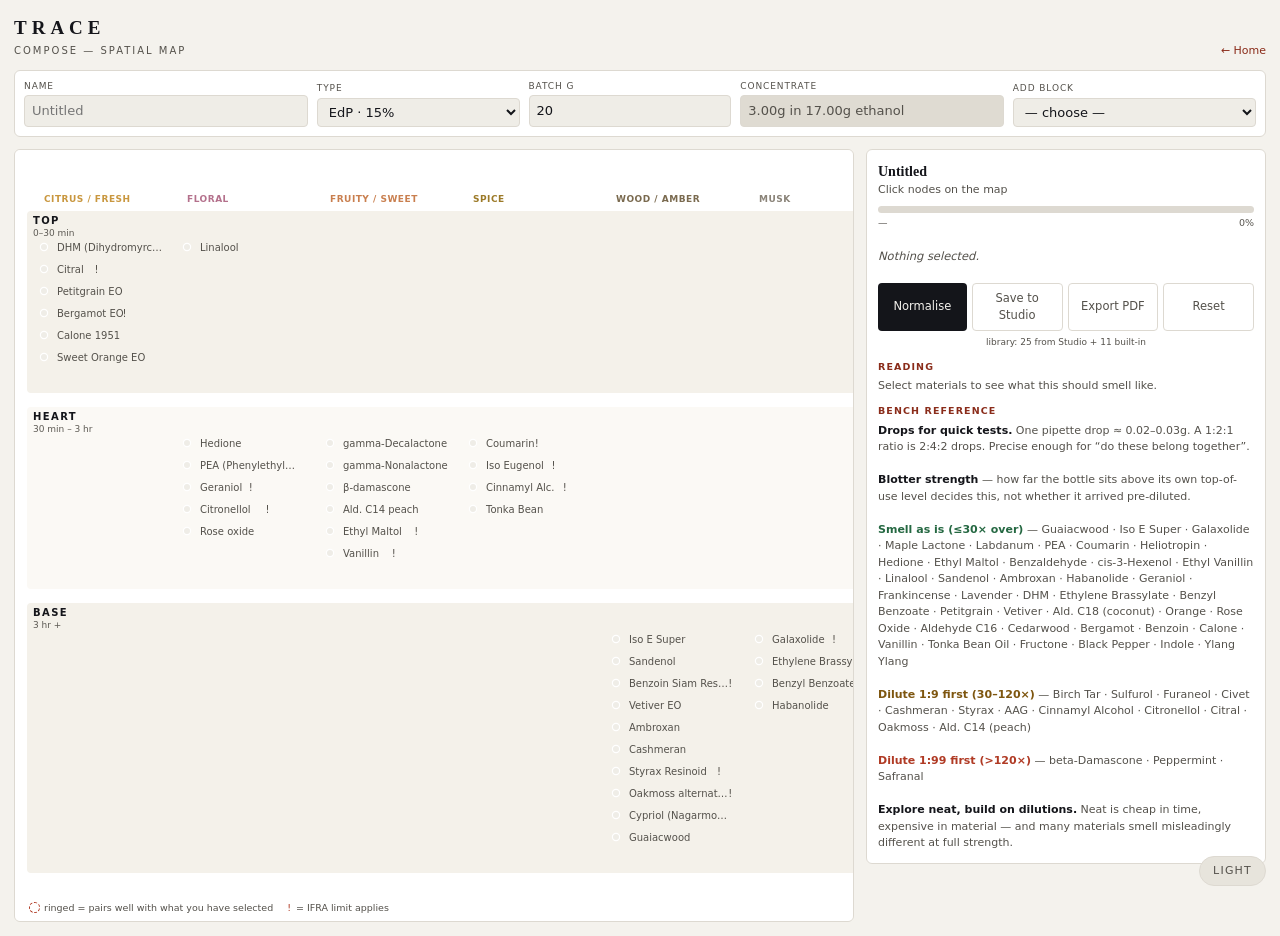
<file: compose-map.html>
<!DOCTYPE html>
<html lang="en">
<head>
<meta charset="utf-8">
<meta name="viewport" content="width=device-width,initial-scale=1">
<title>TRACE — Compose</title>
<meta name="theme-color" content="#14151A">
<meta name="mobile-web-app-capable" content="yes">
<link rel="manifest" href="compose-manifest.json">
<link rel="icon" href="icon.svg" type="image/svg+xml">
<link rel="stylesheet" href="theme.css">
<script src="theme.js"></script>
<style>
*{box-sizing:border-box;margin:0;padding:0}
body{background:var(--bone);color:var(--ink);font:14px/1.5 system-ui,-apple-system,sans-serif;padding:14px}
.wrap{max-width:1340px;margin:0 auto}
h1{font-family:Georgia,serif;font-size:19px;letter-spacing:5px;font-weight:700}
.sub{font-size:10px;letter-spacing:2px;color:var(--muted);text-transform:uppercase;margin-bottom:12px}
.bar{display:flex;gap:9px;flex-wrap:wrap;background:var(--paper);border:1px solid var(--line);
 border-radius:6px;padding:9px;margin-bottom:12px;align-items:flex-end}
.f{flex:1;min-width:96px}
.f label{display:block;font-size:9px;letter-spacing:.9px;text-transform:uppercase;color:var(--muted);margin-bottom:2px}
input,select{width:100%;border:1px solid var(--line);border-radius:4px;padding:5px 7px;font:inherit;font-size:13px;background:var(--surface2)}
.grid{display:grid;grid-template-columns:1fr 400px;gap:12px;align-items:start}
@media(max-width:1060px){.grid{grid-template-columns:1fr}}
.mapbox{background:var(--paper);border:1px solid var(--line);border-radius:6px;padding:6px;overflow-x:auto}
svg{display:block}
.node{cursor:pointer}
.node circle{transition:r .12s}
.node:hover circle{stroke:var(--primary);stroke-width:2}
.node text{font:10px system-ui,sans-serif;fill:var(--text-2);pointer-events:none}
.node.on text{font-weight:700;fill:var(--text)}
.node.sup text{fill:var(--text-3)}
.node.sug text{fill:var(--primary-t);font-weight:600}
.legend{font-size:9.5px;color:var(--muted);padding:4px 8px 0;display:flex;gap:14px;align-items:center}
.legend i{display:inline-block;width:11px;height:11px;border:1.3px dashed var(--primary);border-radius:50%;vertical-align:-2px;margin-right:4px}
.panel{background:var(--paper);border:1px solid var(--line);border-radius:6px;padding:11px;position:sticky;top:12px;max-height:95vh;overflow-y:auto}
.panel h3{font-family:Georgia,serif;font-size:14px}
.pm{font-size:11px;color:var(--muted);margin-bottom:8px}
.split{height:7px;border-radius:4px;overflow:hidden;display:flex;margin-bottom:3px;background:var(--line)}
.split i{height:100%}
.sl{display:flex;justify-content:space-between;font-size:9.5px;color:var(--muted);margin-bottom:9px}
.blk{border:1px solid var(--line);border-radius:5px;margin:6px 0;background:var(--surface2)}
.blkh{display:flex;align-items:center;gap:6px;padding:4px 7px;background:var(--surface3);font-size:10.5px;border-radius:4px 4px 0 0}
.blkh b{flex:1;font-size:10px;color:var(--brass);letter-spacing:.6px;text-transform:uppercase}
.blkh .bp{font-variant-numeric:tabular-nums;font-weight:700;font-size:11px}
.blkh button{background:none;border:none;color:var(--bad);cursor:pointer;font-size:13px;padding:0 2px}
.row{display:flex;align-items:center;gap:5px;padding:3px 6px;font-size:12px;border-bottom:1px solid var(--line)}
.row:last-child{border-bottom:none}
.row .d{width:7px;height:7px;border-radius:50%;flex-shrink:0}
.row .n{flex:1;line-height:1.2;font-size:11.5px;cursor:help}
.row input{width:50px;text-align:right;padding:2px 4px;font-size:11.5px}
.row select.bs{width:32px;padding:2px 1px;font-size:10px;border-color:var(--line);cursor:pointer}
.row .g{width:74px;text-align:right;font-size:10px;color:var(--muted);line-height:1.25}
.row .c{width:36px;text-align:right;font-size:10px;color:var(--brass);font-variant-numeric:tabular-nums}
.row .x{background:none;border:none;color:var(--bad);cursor:pointer;font-size:13px;padding:0 1px}
.sub2{display:block;font-size:8.5px;color:var(--brass);line-height:1.3}
.row.tot{border-top:1.5px solid var(--ink);border-bottom:none;margin-top:4px;padding-top:5px;font-weight:600}
.row.tot .sp{width:50px;text-align:right;font-size:11.5px;font-variant-numeric:tabular-nums}
.row.tot .g,.row.tot .c{color:var(--ink);font-size:10.5px}
.msg{border-radius:4px;padding:6px 8px;font-size:11px;margin-bottom:5px;line-height:1.35}
.msg.w{background:var(--warnbg);color:var(--warn)}.msg.b{background:var(--badbg);color:var(--bad)}
.msg.g{background:var(--goodbg);color:var(--good)}.msg.n{background:var(--surface3);color:var(--text-2)}
.emp{color:var(--muted);font-size:11.5px;font-style:italic;padding:9px 0}
h4{font-size:9.5px;letter-spacing:1.1px;text-transform:uppercase;color:var(--brass);margin:10px 0 4px}
.acts{display:flex;gap:5px;margin-top:8px;flex-wrap:wrap}
.btn{flex:1;min-width:76px;background:var(--ink);color:var(--bone);border:none;border-radius:4px;padding:6px;font:inherit;font-size:11.5px;cursor:pointer}
.btn.gh{background:none;color:var(--muted);border:1px solid var(--line)}
.bs2{padding:5px 0;border-bottom:1px solid var(--line);font-size:11px;line-height:1.45}
.bs2:last-child{border-bottom:none}
.bs2 b{color:var(--brass);font-size:9.5px;letter-spacing:.8px;text-transform:uppercase}
.bs2 .tm{display:inline-block;width:52px;color:var(--text-3);font-size:10px}
.bs2.good{color:var(--good)}.bs2.warn{color:var(--warn)}.bs2.bad{color:var(--bad)}
.bs2.good b,.bs2.warn b,.bs2.bad b{color:inherit}
#pv{display:none}
@media print{
 body{padding:0;background:var(--surface2)}
 .wrap{display:none}
 #pv{display:block;font:10px/1.4 system-ui,sans-serif;color:#000;padding:12mm}
 #pv h2{font-family:Georgia,serif;font-size:16px;letter-spacing:3px;margin-bottom:2px}
 #pv .meta{font-size:8.5px;color:#555;margin-bottom:8px;border-bottom:1.5px solid var(--primary);padding-bottom:5px}
 #pv table{width:100%;border-collapse:collapse;margin-bottom:8px}
 #pv th{text-align:left;font-size:7.5px;text-transform:uppercase;letter-spacing:.6px;color:#666;border-bottom:1px solid #999;padding:3px}
 #pv td{padding:2.5px 3px;border-bottom:1px solid var(--line);font-size:9px}
 #pv td.r{text-align:right;font-variant-numeric:tabular-nums}
 #pv tr.bh td{background:var(--surface3);font-weight:700;font-size:8px;text-transform:uppercase;letter-spacing:.5px}
 #pv tr.tt td{border-top:1.5px solid #000;border-bottom:none;font-weight:700}
 #pv .cols{display:flex;gap:8mm}
 #pv .col{flex:1}
 #pv .sec{font-size:7.5px;text-transform:uppercase;letter-spacing:1px;color:var(--primary-t);margin:6px 0 2px;font-weight:700}
 #pv .ln{font-size:8.5px;margin-bottom:1.5px;line-height:1.35}
 #pv .fl{font-size:8px;padding:2.5px 4px;background:var(--surface2);border-left:2px solid var(--primary);margin-bottom:2px}
}
</style>
</head>
<body>
<div class="wrap">
<h1>TRACE</h1><div class="sub">Compose — spatial map
 <a href="home.html" style="float:right;color:var(--brass);text-decoration:none;text-transform:none;letter-spacing:0;font-size:11px">← Home</a></div>

<div class="bar">
  <div class="f" style="flex:1.4"><label>Name</label><input id="nm" placeholder="Untitled"></div>
  <div class="f"><label>Type</label><select id="ty"></select></div>
  <div class="f"><label>Batch g</label><input type="number" id="wt" value="20" step="0.5" min="1"></div>
  <div class="f" style="flex:1.3"><label>Concentrate</label><input id="cg" readonly style="background:var(--surface4);color:var(--text-2)"></div>
  <div class="f" style="flex:1.2"><label>Add block</label><select id="blkSel"></select></div>
</div>

<div class="grid">
  <div class="mapbox"><svg id="map" width="880" height="740"></svg>
    <div class="legend"><span><i></i>ringed = pairs well with what you have selected</span>
    <span style="color:var(--bad)">!</span><span style="margin-left:-9px">= IFRA limit applies</span></div>
  </div>
  <div class="panel">
    <h3 id="pt">Nothing selected</h3>
    <div class="pm" id="pmeta">Click nodes on the map</div>
    <div class="split" id="sp"></div>
    <div class="sl"><span id="sl">—</span><span id="ss">0%</span></div>
    <div id="msgs"></div>
    <div id="sel"></div>
    <div class="acts">
      <button class="btn" id="norm">Normalise</button>
      <button class="btn gh" id="save" style="display:none">Save to Studio</button>
      <button class="btn gh" id="pdf">Export PDF</button>
      <button class="btn gh" id="reset">Reset</button>
    </div>
    <div id="src" style="font-size:9px;color:var(--muted);margin-top:5px;text-align:center;cursor:help"></div>
    <h4>Reading</h4>
    <div id="brief" style="font-size:11px;color:var(--muted)">Select materials to see what this should smell like.</div>

    <h4>Bench reference</h4>
    <div style="font-size:11px;color:var(--text-2);line-height:1.5">
      <b style="color:var(--text)">Drops for quick tests.</b> One pipette drop ≈ 0.02–0.03g.
      A 1:2:1 ratio is 2:4:2 drops. Precise enough for “do these belong together”.<br><br>
      <b style="color:var(--text)">Blotter strength</b> — how far the bottle sits above its own
      top-of-use level decides this, not whether it arrived pre-diluted.<br><br>
      <b style="color:var(--good)">Smell as is (≤30× over)</b> — Guaiacwood · Iso E Super · Galaxolide · Maple Lactone · Labdanum · PEA · Coumarin · Heliotropin · Hedione · Ethyl Maltol · Benzaldehyde · cis-3-Hexenol · Ethyl Vanillin · Linalool · Sandenol · Ambroxan · Habanolide · Geraniol · Frankincense · Lavender · DHM · Ethylene Brassylate · Benzyl Benzoate · Petitgrain · Vetiver · Ald. C18 (coconut) · Orange · Rose Oxide · Aldehyde C16 · Cedarwood · Bergamot · Benzoin · Calone · Vanillin · Tonka Bean Oil · Fructone · Black Pepper · Indole · Ylang Ylang<br><br>
      <b style="color:var(--warn)">Dilute 1:9 first (30–120×)</b> — Birch Tar · Sulfurol · Furaneol · Civet · Cashmeran · Styrax · AAG · Cinnamyl Alcohol · Citronellol · Citral · Oakmoss · Ald. C14 (peach)<br><br>
      <b style="color:var(--bad)">Dilute 1:99 first (&gt;120×)</b> — beta-Damascone · Peppermint · Safranal<br><br>
      <b style="color:var(--text)">Explore neat, build on dilutions.</b> Neat is cheap in time,
      expensive in material — and many materials smell misleadingly different at full strength.
    </div>
  </div>
</div>
</div>
<div id="pv"></div>

<script>
const $=s=>document.querySelector(s);
const cssVar=n=>getComputedStyle(document.documentElement).getPropertyValue(n).trim();
// name, family, band, ifra(% finished |null), dilution%(100=neat), price Rs, pack g, verified
const MAT=[
 ['DHM','citrus','top',null,100,425,10,1],['Citral','citrus','top',0.6,100,380,10,0],
 ['Bergamot EO','citrus','top',0.4,100,500,10,0],['Petitgrain EO','citrus','top',null,100,550,10,0],
 ['Sweet Orange EO','citrus','top',null,100,350,10,1],['Calone','citrus','top',null,10,740,10,1],
 ['Linalool','floral','top',null,100,450,10,1],
 ['Hedione','floral','heart',null,100,650,10,1],['PEA','floral','heart',null,100,380,10,0],
 ['Geraniol','floral','heart',5.3,100,350,10,0],['Citronellol','floral','heart',5.0,100,350,10,0],
 ['Rose oxide','floral','heart',null,10,600,10,0],
 ['β-damascone','fruity','heart',null,10,700,10,0],['Ald. C14 peach','fruity','heart',null,100,350,30,1],
 ['Ald. C18 milk','fruity','heart',null,100,480,30,1],['Ethyl Maltol','fruity','heart',2.0,10,330,30,1],
 ['Vanillin','fruity','heart',5.0,100,500,50,1],
 ['Cinnamyl Alc.','spice','heart',0.5,100,370,10,1],['IsoEugenol','spice','heart',0.02,100,400,10,1],
 ['Coumarin','spice','heart',3.0,10,340,30,1],['Tonka Bean','spice','heart',null,100,300,10,1],
 ['Iso E Super','wood','base',null,100,400,10,1],['Sandenol','wood','base',null,100,400,10,1],
 ['Vetiver EO','wood','base',null,100,600,10,0],['Benzoin','wood','base',2.0,100,450,10,1],
 ['Ambroxan','wood','base',null,10,680,10,1],['Cashmeran','wood','base',null,100,1900,10,1],
 ['Styrax','wood','base',0.6,100,420,10,1],['Guaiacwood','wood','base',null,10,320,10,1],
 ['Oakmoss alt.','wood','base',0.1,10,370,30,1],
 ['Galaxolide','musk','base',21.4,100,350,10,1],['Eth. Brassylate','musk','base',null,100,380,10,1],
 ['Habanolide','musk','base',null,100,900,10,1],['Benzyl Benzoate','musk','base',null,100,220,10,1],
];
const FAMKEYS=[['citrus','Citrus / Fresh'],['floral','Floral'],['fruity','Fruity / Sweet'],
 ['spice','Spice'],['wood','Wood / Amber'],['musk','Musk']];
function famColour(k){
  const v=getComputedStyle(document.documentElement).getPropertyValue('--fam-'+k).trim();
  return v||'#B09A72';
}
let FAM=FAMKEYS.map(([k,n])=>[k,n,famColour(k)]);
function refreshFam(){ FAM=FAMKEYS.map(([k,n])=>[k,n,famColour(k)]); }
const BAND=[['top','TOP','0–30 min',55],['heart','HEART','30 min – 3 hr',255],['base','BASE','3 hr +',455]];
const TYPES=[['Cologne',4],['EdT',10],['EdP',15],['EdP intense',18],['EdP intense',20],['Extrait',22],['Extrait',24],['Extrait',25],['Extrait',28],['Accord neat',100]];
const ETH_G=1.65;

const INFO={
 'alpha-Damascone 10%':['0.5–3%','Rose Oxide; Geraniol; Citronellol; Iso E Super; Hedione','BioShop: rosy, apple-like fruitiness drying to woody-spicy warmth; 0.05–0.3% actual, over 0.5% turns sharp. Counts with beta-Damascone for IFRA (rose ketones).'],
 'Datilat 10%':['1–50%','beta-Damascone; alpha-Damascone; floral accords','Symrise: dried fruit with a brandy-like nuance; enhances damascone-like aspects. 0.1–5% of the composition — start at the low end.'],
 'Ambrocenide 10%':['1–10%','Ambroxan; Iso E Super; Galaxolide; woody bases','BioShop: dense, dry, mineral amber-wood with an oud-like depth; 0.1–1% actual (traces up to 2%). Overdose flattens a blend fast. 10% in IPM — counts toward the ~20% IPM limit with Ambroxan.'],
 'DHM':['4–25%','citrus tops; Ambroxan; oakmoss','Heat-stable citrus. Cool Water runs it at 23% — strong enough to lead a fragrance alone.'],
 'Citral':['0.5–4%','DHM; bergamot; petitgrain','Sharp lemon, harsh neat. Sharpens another material\'s edge rather than standing alone.'],
 'Bergamot EO':['3–30%','lavender; oakmoss; rose','PHOTOTOXIC unless bergapten-free. Confirm the grade before wearing in sun.'],
 'Petitgrain EO':['3–15%','orange; neroli; vetiver','Survives heat far better than bergamot, and bridges down into the heart.'],
 'Orange EO':['3–15%','vanilla; cinnamon; caramel','True orange fruit. Nothing else in the kit substitutes.'],
 'Calone':['0.5–3%','Hedione; DHM; Iso E Super','Marine/melon. Trace doses — overdose reads as dated 90s aquatic.'],
 'Linalool':['2–10%','coumarin; oakmoss; citrus','Floral-lavender with a camphoraceous edge. Above ~10% it reads medicinal.'],
 'Hedione':['3–20%','Iso E Super; Galaxolide; rose oxide; linalool; bergamot','BioShop: EDP 3–15%, not IFRA restricted. Adds air rather than smell — florals sit flat without it. AVOID pairing with strong phenolics like eugenol at high dose; the sharpness competes with its transparency.'],
 'PEA':['5–30%','geraniol; citronellol; damascone','Low impact, high dose. Rose bases run it at 25–30%.'],
 'Geraniol':['5–25%','citronellol; PEA; rose oxide','Rose body. Pairs with citronellol — neither carries a rose alone.'],
 'Citronellol':['5–25%','geraniol; PEA','The sweeter half of rose body.'],
 'Rose oxide':['0.5–4%','geraniol; PEA; damascone','Metallic-green sparkle. Trace only; more reads harsh.'],
 'β-damascone':['1–8%','rose pillars; Ald. C14','Jammy rose depth. Overdose goes stewed.'],
 'Ald. C14':['2–15%','rose; vanillin; Ald. C18','Peach lactone despite the aldehyde name. Classic with rose.'],
 'Ald. C18':['2–6%','vanillin; coumarin; sandalwood','Coconut before it is milk. Above ~5% it dominates as coconut.'],
 'Ethyl Maltol':['0.1–2%','vanillin; coumarin; benzoin; musks','Cotton-candy caramel. BioShop: 0.1–2% of compound; below 0.5% it works as an invisible smoother rather than a note. Commonest cause of cloying, and it flattens what surrounds it.'],
 'Vanillin':['2–15%','benzoin; coumarin; ethyl maltol','Powder — dissolves in the ethanol, not the oils. Yellows over time.'],
 'Cinnamyl Alcohol':['0.5–4%','vanillin; benzoin; orange','Warm cinnamon, far less restricted than cinnamal. Too heavy for a top note.'],
 'Iso Eugenol':['0.05–0.5%','rose; carnation; clove','IFRA cap 0.02% — trace only, and needs a 1% dilution to weigh at all.'],
 'Coumarin':['3–20%','lavender; rosemary; vanillin; oakmoss; tonka','Toasted hay-almond, the fougère backbone. BioShop note: bridges vanillin sweetness to dry amber resins. Lasts 400+ hours on a strip — a strong fixative. IFRA capped at 1.5% of finished perfume.'],
 'Tonka Bean':['2–15%','coumarin; vanillin; tobacco','Natural coumarin source — rounder, batch-variable. Log the batch.'],
 'Iso E Super':['5–50%','Galaxolide; Hedione; Ambroxan; Sandenol','The Grojsman base: Iso E 10% + Galaxolide 8% is the structural foundation of most modern masculine formulas. Smooths and diffuses. Above 30% it stops supporting and becomes the effect.'],
 'Sandenol':['5–25%','Ambroxan; Iso E Super; tonka; vanillin; rose','Creamy sandalwood. BioShop: pair with Ambroxan, Cashmeran or Iso E Super to boost diffusion and longevity; with tonka or vanillin for creamy skin warmth.'],
 'Vetiver EO':['3–20%','citrus; Iso E Super; oakmoss','Earthy and dry — your main counterweight to sweetness. Harsh early, smooths with rest.'],
 'Benzoin':['3–15%','vanillin; coumarin; labdanum','Resinoid — pushes maceration past 3 weeks. The 2% IFRA cap binds near 13%.'],
 'Ambroxan':['3–15%','Iso E Super; Hedione; Galaxolide; Cashmeran; Vetiver','BioShop: +Iso E Super = smooth forest-skin effect · +Cashmeran = plush enveloping base · +Vetiver = earthy smoky counterpoint. Pre-diluted 10% in IPM — keep total IPM under ~20% of batch or it clouds.'],
 'Cashmeran':['0.2–3%','Iso E Super; Ambroxan; Sandenol; rose','Ambiguous, musky-peppery-woody — the "smell it again" driver. Typical industry dose is around 2%; most reference formulas sit under 1%. Priciest per gram, so overdosing costs twice.'],
 'Styrax':['1–6%','guaiacwood; labdanum; leather','Leathery-smoky, base position — will not give smoke in the heart.'],
 'Guaiacwood':['2–10%','styrax; vetiver; rose','Sweet rosy smoke. Softer than cypriol, sits in the base.'],
 'Oakmoss':['0.5–5%','bergamot; labdanum; coumarin','Chypre backbone. IFRA cap 0.1% — one of the tightest you work with.'],
 'Galaxolide':['5–30%','Iso E Super; PEA; Hedione; coumarin; geraniol','BioShop pairings: +Iso E Super = Grojsman/Eternity base · +PEA = rose musk · +coumarin = fougère musk · +geraniol 3–5% = rose-geranium lift. Musk anosmia is common, so blend structurally different musks (Ethylene Brassylate, Cashmeran) rather than relying on this alone.'],
 'Eth. Brassylate':['1–10%','rose; Ambroxan; coumarin; vanillin; Sandenol','Soft clean macrocyclic musk. BioShop: 1–10% of concentrate, 2–6% typical. Reads banana to you specifically — check with a fresh nose.'],
 'Habanolide':['2–15%','Galaxolide; Iso E Super; Hedione; Ambroxan; Eth. Brassylate','Clean macrocyclic musk. BioShop: 2–5% added to an oud-rose or amber base gives a modern airy halo without breaking the traditional character.'],
 'Benzyl Benzoate':['1–10%','Galaxolide; resinoids; heavy materials','Fixative and solvent, barely odorous. BioShop lists it specifically as an additional fixative for hot climates — directly relevant to Karachi.'],
 'Cypriol':['1–8%','vetiver; guaiacwood; rose','Nagarmotha — smoky, dry, oud-adjacent. Sits heart-to-base, so it can give smoke in the middle where styrax cannot.'],
 'Ethylene Brassylate':['1–10%','rose; Ambroxan; coumarin; vanillin; Sandenol','Soft clean macrocyclic musk. BioShop: 1–10% of concentrate, 2–6% typical. Reads banana to you specifically — check with a fresh nose.'],
 'Decalactone':['0.5–3%','vanillin; Ald. C18; peach','Peach-creamy lactone. Potent — overwhelming above ~1%.'],
 'Nonalactone':['2–6%','vanillin; coumarin; sandalwood','Coconut before it is milk. Above ~5% it dominates as coconut.'],
 'Geraniol':['5–25%','citronellol; PEA; rose oxide','Rose body. Pairs with citronellol — neither carries a rose alone.'],
 'Rose Oxide':['0.5–4%','geraniol; PEA; damascone','Metallic-green sparkle. Trace only; more reads harsh.'],
 'Damascone':['1–8%','rose pillars; Ald. C14','Jammy rose depth. Overdose goes stewed.'],
};
const DESC={'alpha-Damascone':'apple-rose,fresh','Datilat':'dried-fruit,brandy','Ambrocenide':'dry-amber,mineral','DHM':'fresh,clean','Citral':'sharp,lemony','Bergamot':'bright,citrus','Petitgrain':'green,dry-citrus',
 'Orange EO':'juicy,sweet-citrus','Calone':'marine,ozonic','Linalool':'floral,camphorous','Hedione':'radiant,airy',
 'PEA':'rosy,honeyed','Geraniol':'rosy,green','Citronellol':'rosy,soft','Rose oxide':'metallic,sparkling',
 'damascone':'jammy,boozy','C14':'peachy,creamy','C18':'coconut,milky','Ethyl Maltol':'caramel,candy',
 'Vanillin':'vanilla,powdery','Cinnamyl Alcohol':'cinnamon,warm-spice','Iso Eugenol':'clove,carnation',
 'Coumarin':'hay,toasted','Tonka':'hay,tobacco','Iso E Super':'velvety,transparent','Sandenol':'creamy,sandalwood',
 'Vetiver':'earthy,dry','Benzoin':'balsamic,resinous','Ambroxan':'ambergris,warm-skin','Cashmeran':'suede,spicy-musk',
 'Styrax':'leathery,smoky','Guaiacwood':'smoky,rosy-wood','Oakmoss':'mossy,bitter-green',
 'Galaxolide':'clean,laundry-musk','Brassylate':'musky,waxy','Habanolide':'skin-musk','Benzyl Benzoate':'faint-balsamic','Cypriol':'smoky,dry-wood','Decalactone':'peachy,creamy',
 'Nonalactone':'coconut,milky','Rose Oxide':'metallic,sparkling','Damascone':'jammy,boozy'};
// Accords documented by BioShop in their own ingredient pages, plus two of ours.
// Percentages are of the whole formula, as BioShop states them.
const PRESETS={
 'Rose accord (BioShop method)':[['Geraniol',14],['Citronellol',7],['PEA (Phenylethyl alcohol)',5],['Rose Oxide',1.5]],
 // BioShop ladder 0.2 : 0.1 : 0.05 ACTUAL — heliotropin and ethyl vanillin are 10% stocks, hence 1.0 and 0.5
 'Vanilla ladder':[['Vanillin',0.2],['Heliotropin',1.0],['Ethyl Vanillin',0.5]],
 // BioShop marine accord: Calone 0.2-0.5% actual + DHM 5-8% + Hedione
 'Marine accord (BioShop)':[['Calone',3],['DHM (Dihydromyrcenol)',6],['Hedione',4]],
 'Green accord':[['cis-3-Hexenol',6],['AAG',2],['Petitgrain EO',4],['Hedione',5]],
 'Petitgrain cologne 4-2-1':[['Petitgrain EO',5],['Bergamot EO',2.5],['Vetiver EO',0.5]],
 // styrax 1 : labdanum 2 : benzoin 2 as sold — in ACTUAL material labdanum (10% stock) is only 0.2 parts
 'Amber module 1:2:2':[['Styrax Resinoid',1],['Labdanum',2],['Benzoin Siam Resinoid',2]],
 'Fougère (lavender-coumarin-moss)':[['Lavender EO',5],['Coumarin',5],['Tonka Bean Oil',3],['Oakmoss',0.5]],
 'DHM fresh accord':[['DHM (Dihydromyrcenol)',10],['Bergamot EO',4],['Galaxolide',6],['Linalool',2]],
 'Cashmere accord':[['Cashmeran',2],['Galaxolide',5],['Ethylene Brassylate',3],['Iso E Super',2]],
 'Skin-scent base':[['Cashmeran',2],['Habanolide',1],['Ambroxan',0.5]],
 'Grojsman base':[['Iso E Super',10],['Galaxolide',8]],
 'Radiance booster':[['Hedione',8],['Iso E Super',5],['Ambroxan',1]],
};
let LIB_ACC={};   // accords from Studio, filled by loadLibrary

// materials that appear under different names in different lists.
// matched on the WHOLE normalised name, never as a substring — 'isoe' must not
// swallow 'isoeugenol'.
const ALIAS=[
 ['aldc14peach','aldc14','aldehydec14peach','aldehydec14','gammaundecalactone','undecalactone'],
 ['aldc18milk','aldc18coconut','aldc18','aldehydec18coconut','aldehydec18','gammanonalactone','nonalactone'],
 ['ethbrassylate','ethylenebrassylate'],
 ['betadamascone','damascone','bdamascone'],
 ['isoesuper','isoe'],
 ['oakmoss','oakmossalt','oakmossalternative'],
 ['dhm','dhmdihydromyrcenol','dihydromyrcenol'],
 ['pea','peaphenylethylalcohol','phenylethylalcohol'],
 ['calone','calone1951'],
 ['tonkabean','tonkabeanoil'],
 ['cinnamylalc','cinnamylalcohol'],
 ['benzoin','benzoinsiamresinoid'],
 ['styrax','styraxresinoid'],
 ['roseoxide'],
 ['cypriol','cypriolnagarmotha','nagarmotha'],
 ['sweetorangeeo','orangeeo'],
 ['gammadecalactone','decalactone'],
];
const nrm=s=>s.toLowerCase().replace(/[^a-z0-9]/g,'');
function sameMolecule(a,b){
 const strip=t=>String(t).replace(/\s+\d+(\.\d+)?%\s*$/,'');
 return sameMaterial(strip(a),strip(b));
}
function sameMaterial(a,b){
 const x=nrm(a),y=nrm(b);
 if(x===y)return true;
 // alias groups match on the complete name only
 const g=ALIAS.find(gr=>gr.includes(x));
 if(g&&g.includes(y))return true;
 // otherwise allow a containment match, but only when the shorter name is
 // a whole leading or trailing word of the longer one
 const[short,long]=x.length<=y.length?[x,y]:[y,x];
 if(short.length>=4&&(long.startsWith(short)||long.endsWith(short))){
  // what the longer name adds decides it:
  //   a number   -> a different stock strength ('Calone 1%' is not 'Calone')
  //   a chemical prefix -> a different molecule ('Ethyl Vanillin' is not 'Vanillin')
  const rest=long.startsWith(short)?long.slice(short.length):long.slice(0,long.length-short.length);
  if(/^\d+$/.test(rest))return false;
  if(/^(ethyl|methyl|iso|dihydro|cis|trans|allyl|alpha|beta|gamma|delta|para|ortho|hydroxy|acetyl)+$/.test(rest))return false;
  // guard against 'isoe' vs 'isoeugenol' style false hits
  const aliasA=ALIAS.find(gr=>gr.includes(x)), aliasB=ALIAS.find(gr=>gr.includes(y));
  if(aliasA&&aliasB&&aliasA!==aliasB)return false;
  return true;
 }
 return false;
}

const PAIRS={
 'alpha-Damascone 10%':['Rose Oxide','Geraniol','Citronellol','Iso E Super','Hedione','Galaxolide','Fructone'],
 'Datilat 10%':['beta-Damascone','alpha-Damascone 10%','Fructone','Ethyl Maltol'],
 'Ambrocenide 10%':['Ambroxan','Iso E Super','Galaxolide','Guaiacwood','Vetiver EO'],
 'DHM':['Petitgrain EO','Sweet Orange EO','Ambroxan','Iso E Super','Calone'],
 'Citral':['DHM','Bergamot EO','Petitgrain EO'],
 'Bergamot EO':['Linalool','Oakmoss alt.','Coumarin','PEA'],
 'Petitgrain EO':['Sweet Orange EO','Vetiver EO','DHM','Bergamot EO'],
 'Orange EO':['Vanillin','Cinnamyl Alc.','Tonka Bean','Petitgrain EO'],
 'Calone':['Hedione','DHM','Iso E Super'],
 'Linalool':['Coumarin','Oakmoss alt.','Bergamot EO','Vetiver EO'],
 'Hedione':['Iso E Super','Galaxolide','Rose Oxide','Linalool','Bergamot EO','Sandenol'],
 'PEA':['Geraniol','Citronellol','β-damascone','Hedione'],
 'Geraniol':['Citronellol','PEA','Rose oxide','β-damascone'],
 'Citronellol':['Geraniol','PEA','Rose oxide'],
 'Rose oxide':['Geraniol','PEA','β-damascone'],
 'β-damascone':['PEA','Geraniol','Ald. C14 peach'],
 'Ald. C14 peach':['Vanillin','Ald. C18 milk','Sandenol','β-damascone'],
 'Ald. C18 milk':['Vanillin','Coumarin','Sandenol'],
 'Ethyl Maltol':['Vanillin','Coumarin','Benzoin','Tonka Bean','Ald. C14 (peach)'],
 'Vanillin':['Benzoin','Coumarin','Ethyl Maltol','Sandenol'],
 'Cinnamyl Alcohol':['Vanillin','Benzoin','Sweet Orange EO'],
 'Iso Eugenol':['Geraniol','PEA','Vanillin'],
 'Coumarin':['Linalool','Oakmoss','Tonka Bean','Vanillin','Ethylene Brassylate'],
 'Tonka Bean':['Coumarin','Vanillin','Styrax'],
 'Iso E Super':['Galaxolide','Hedione','Ambroxan','Sandenol','Cashmeran'],
 'Sandenol':['Ambroxan','Iso E Super','Cashmeran','Tonka Bean','Vanillin'],
 'Vetiver EO':['Iso E Super','Petitgrain EO','Oakmoss alt.','Guaiacwood'],
 'Benzoin':['Vanillin','Coumarin','Styrax'],
 'Ambroxan':['Iso E Super','Hedione','Galaxolide','Cashmeran','Vetiver EO','Sandenol'],
 'Cashmeran':['Iso E Super','Ambroxan','Sandenol','Geraniol','Habanolide'],
 'Styrax':['Guaiacwood','Benzoin','Tonka Bean'],
 'Guaiacwood':['Styrax','Vetiver EO','Geraniol'],
 'Oakmoss':['Bergamot EO','Coumarin','Linalool','Vetiver EO'],
 'Galaxolide':['Iso E Super','PEA','Hedione','Coumarin','Geraniol','Ethylene Brassylate'],
 'Eth. Brassylate':['Galaxolide','Habanolide','Ambroxan','Coumarin','Vanillin','Geraniol'],
 'Habanolide':['Galaxolide','Iso E Super','Hedione','Ambroxan','Ethylene Brassylate'],
 'Benzyl Benzoate':['Benzoin','Styrax','Galaxolide'],
 'Cypriol':['Vetiver EO','Guaiacwood','Geraniol','Styrax'],
 'Ethylene Brassylate':['Galaxolide','Habanolide','Ambroxan','Coumarin','Vanillin','Geraniol'],
 'Decalactone':['Vanillin','Ald. C18 milk','Sandenol'],
 'Nonalactone':['Vanillin','Coumarin','Sandenol'],
 'Rose Oxide':['Geraniol','PEA','β-damascone'],
 'Damascone':['PEA','Geraniol','Ald. C14 peach'],
};
// Resolved, symmetric pairing graph. PAIRS as written is directional — if
// Ethyl Maltol lists Coumarin, selecting Coumarin must also ring Ethyl Maltol.
let GRAPH={};
function buildGraph(){
 GRAPH={};
 const add=(a,b)=>{ if(!a||!b||a===b)return; (GRAPH[a]=GRAPH[a]||new Set()).add(b); };
 Object.keys(PAIRS).forEach(k=>{
  const src=resolve(k); if(!src)return;        // key not present in this library
  (PAIRS[k]||[]).forEach(t=>{
   const dst=resolve(t); if(!dst)return;       // skip materials not owned
   add(src,dst); add(dst,src);                 // both directions
  });
 });
}
function pairsFor(n){
 const key=resolve(n);
 if(key&&GRAPH[key])return[...GRAPH[key]];
 for(const k in PAIRS)if(sameMaterial(n,k))return PAIRS[k];
 return[];
}
// For pre-diluted stocks, converting a neat range gives impossible numbers
// (coumarin 3–20% neat would need 30–200% of a 10% stock). These are the
// achievable ranges for the stock as sold, with the neat equivalent noted.
const STOCK_RANGE={
 'alpha-Damascone 10%':'0.5–3%','Datilat 10%':'1–50%','Ambrocenide 10%':'1–10%',
 'Ambroxan':'3–15%','Coumarin':'4–25%','Ethyl Maltol':'1–20%','Calone':'0.5–5%',
 'Rose Oxide':'1–8%','beta-Damascone':'1–10%','Guaiacwood':'2–15%','Oakmoss':'2–15%',
};
function usageRange(name){
 const inf=info(name); if(!inf)return null;
 const m=M(name), dil=m?m[4]:100;
 if(dil<100){
  const key=Object.keys(STOCK_RANGE).find(k=>sameMaterial(k,name));
  const txt=key?STOCK_RANGE[key]:inf[0];
  const nums=(txt.match(/[\d.]+/g)||[]).map(Number);
  return {txt:txt+' of your '+dil+'% stock', lo:nums[0]??null, hi:nums[1]??null,
          neat:inf[0], dil, trace:txt!==inf[0]};
 }
 const nums=(inf[0].match(/[\d.]+/g)||[]).map(Number);
 return {txt:inf[0], lo:nums[0]??null, hi:nums[1]??null, neat:inf[0], dil, trace:false};
}
function rangeFlag(name,pct){
 const r=usageRange(name); if(!r||r.lo==null||r.hi==null||!pct)return '';
 if(pct>r.hi*1.15)return 'high';
 if(pct<r.lo*0.85)return 'low';
 return '';
}
function resolve(target){
 const hit=MAT.find(m=>sameMaterial(m[0],target));
 return hit?hit[0]:null;
}
function suggested(){
 const s=new Set();
 Object.keys(sel).forEach(n=>pairsFor(n).forEach(p=>{
  const real=resolve(p);
  if(real&&sel[real]===undefined)s.add(real)}));
 return s;
}
// Materials that should not sit together, curated from BioShop AVOID statements.
// Stored ONCE per pair and checked BOTH WAYS — a warning on A's page is a warning
// for B too, which is not how the source data reads.
const TEN=/galaxolide|ambroxan|cashmeran|benzoin|vanillin|maltol|habanolide|iso e|styrax|guaiac|oakmoss|patchouli|brassylate/i;
const CONFLICTS=[
 ['alpha-Damascone 10%','beta-Damascone','rose ketones stack — the cumulative effect quickly turns overpowering, and IFRA restricts them together',{'alpha-Damascone 10%':0.15},'B','BioShop beta-Damascone AVOID statement; the 0.15% actual threshold is a TRACE estimate'],
 ['DHM','Calone','over-saturates the fresh register',{'DHM':8},'B','their marine accord specifies DHM 5-8%'],
 ['DHM','AAG','two green-aquatic drivers compete',{'DHM':8},'E','no figure given; mirrors the Calone threshold'],
 ['Calone','AAG','both ozonic — 4:1 AAG:Calone is the accord, beyond that it muddles',{'AAG':0.3},'D','from their 4:1 AAG:Calone accord ratio'],
 ['DHM','Iso Eugenol','incongruent fresh-spicy clash',null,'B','stated as an absolute clash, no dose given'],
 ['Hedione','Iso Eugenol','phenolic sharpness competes with Hedione transparency',{'Iso Eugenol':0.01},'I','Iso Eugenol IFRA cap 0.02% of finished'],
 ['Calone','Iso Eugenol','clean marine against warm phenolic',null,'E','structural logic, not stated'],
 ['Orange EO','Iso Eugenol','phenolic + citrus — discolouration risk',{'Orange EO':8},'E','they say ’high concentrations’ with no number'],
 ['Petitgrain EO','Oakmoss','both EU sensitisers — risk compounds',{'Oakmoss':0.05},'I','Oakmoss IFRA cap 0.1% of finished'],
 ['Iso Eugenol','Oakmoss','both strong sensitisers',null,'B','stated: avoid with other strong sensitisers'],
 ['Cinnamyl Alc','Iso Eugenol','both EU allergens at max rate',{'Cinnamyl Alc':1.5},'E','both EU allergens; threshold is mine'],
 ['Coumarin','Tonka','COUMARIN STACKING — total must stay under 1.5% of finished',{'Coumarin':2.0},'I','coumarin IFRA 1.5% of finished'],
 ['Ald. C14','Ald. C18','over-lactoning — artificial candy effect',{'Ald. C14':0.8},'E','’high percentages’ stated, no number'],
 ['Ald. C14','Aldehyde C16','lactone overload',{'Ald. C14':0.8},'E','’high percentages’ stated, no number'],
 ['Ald. C18','Aldehyde C16','lactone overload',{'Ald. C18':6},'E','’high percentages’ stated, no number'],
 ['Cashmeran','Orange EO','strong citrus with no bridging middle note',{'Cashmeran':2},'E','stated qualitatively; threshold is mine'],
 ['Cashmeran','Petitgrain EO','strong citrus with no bridging middle note',{'Cashmeran':2},'E','stated qualitatively; threshold is mine'],
 ['Guaiacwood','Orange EO','smokiness suppresses citrus lift',{'Guaiacwood':4},'E','’overdosing in citrus blends’ — no number'],
 ['Guaiacwood','Bergamot','smokiness suppresses citrus lift',{'Guaiacwood':4},'E','’overdosing in citrus blends’ — no number'],
 ['Sandenol','Citral','aggressive aldehyde needs a bridging material',{'Citral':0.6},'E','’aggressive aldehydes’ — no number'],
 ['Vetiver','Calone','vetiver overwhelms delicate aquatics',{'Vetiver':5},'E','’keep concentrations measured’ — no number'],
 ['Vetiver','Galaxolide','sharp synthetic musk against vetiver can dissonate',{'Vetiver':8},'E','’at high ratios’ — no number'],
 ['Citronellol','Benzyl Benzoate','citronellol flattens under overdosed benzyl benzoate',{'Benzyl Benzoate':6},'E','my inference'],
 ['Bergamot','Peppermint','two assertive camphoraceous tops compete',{'Peppermint':0.3},'B','stated: eucalyptus-type camphoraceous clash'],
 ['Ethyl Maltol','Furaneol','multiple primary sweeteners — pick ONE lead',{'Furaneol':1.5},'B','stated: avoid multiple primary sweeteners'],
 ['Furaneol','cis-3-Hexenol','warm sweetness against cut-grass green reads as dissonant',null,'B','stated: can clash with intensely green ingredients'],
 ['Furaneol','Calone','warm sweetness against cold marine-ozonic reads as dissonant',null,'B','stated: can clash with aquatic or ozonic ingredients'],
 ['Furaneol','DHM','warm sweetness against fresh-cold reads as dissonant',null,'B','stated: can clash with fresh-cold ingredients'],
 ['Furaneol','Iso Eugenol','medicinal-candy effect at high doses',null,'B','stated: avoid with high-dose phenolics'],
 ['Ethyl Maltol','Maple Lactone','multiple sweeteners — keep one as lead',{'Maple Lactone':2.0},'E','threshold mine'],
 ['Ethyl Maltol','Ethyl Vanillin','cumulative sweetness overpowers',{'Ethyl Vanillin':1.0},'B','stated explicitly by name'],
 ['Vanillin','Ethyl Vanillin','use the ladder ratio 4:2:1, not both at full dose',{'Ethyl Vanillin':1.0},'D','from their 0.2:0.1:0.05 vanilla ladder'],
 ['Vanillin','Benzaldehyde','vanillin + strong aldehyde — contrast turns harsh',{'Benzaldehyde':1.0},'B','stated: avoid vanillin with strong aldehydes'],
 ['Aldehyde C16','Ethyl Maltol','jammy + candy without calibration reads synthetic',{'Aldehyde C16':0.5},'B','stated: without careful calibration'],
 ['Birch Tar','Calone','tar smoke destroys a marine accord',null,'E','structural logic'],
 ['Birch Tar','Orange EO','tar dominates fast and turns a blend acrid in citrus',{'Birch Tar':0.5},'B','structural logic'],
 ['Birch Tar','Petitgrain EO','tar dominates fast and turns a blend acrid in citrus',{'Birch Tar':0.5},'B','structural logic'],
 ['Birch Tar','Geraniol','BioShop: avoid heavy use in light florals',{'Birch Tar':0.5}],
 ['Civet','Calone','animalic against clean marine',{'Civet':0.1},'B','structural logic'],
 ['Indole','Calone','indolic warmth against clean marine',{'Indole':0.1},'E','structural logic'],
 ['Sulfurol','Calone','BioShop: sulfurous character clashes harshly with aquatic accords',{'Sulfurol':0.01},'B','structural logic'],
 ['Sulfurol','Orange EO','BioShop: clashes with fresh citrus',{'Sulfurol':0.01},'B','BioShop AVOID names fresh citrus'],
 ['Sulfurol','Petitgrain EO','BioShop: clashes with fresh citrus',{'Sulfurol':0.01},'B','BioShop AVOID names fresh citrus'],
 ['Peppermint','Calone','two cooling registers compete',{'Peppermint':0.2},'E','structural logic'],
 ['Safranal','Calone','leathery-medicinal against clean marine',{'Safranal':0.01},'E','structural logic'],
 ['Frankincense','Orange EO','resinous smoke mutes citrus lift',{'Frankincense':8},'E','structural logic'],
 ['Labdanum','Calone','BioShop: labdanum overwhelms delicate aquatic and ozone notes',{'Labdanum':0.15},'B','structural logic'],
 ['Cedarwood','Calone','dry wood flattens the aquatic effect',{'Cedarwood':6},'E','structural logic'],
];
function conflictsIn(names, shares){
 const out=[], seen=new Set();
 const actual=n=>{const m=M(n); return m ? (shares[n]||0)*m[4]/100 : 0;};
 CONFLICTS.forEach(([a,b,why,cap,src,srcwhy])=>{
  const ma=names.filter(n=>sameMolecule(n,a)||nrm(n).startsWith(nrm(a)));
  const mb=names.filter(n=>sameMolecule(n,b)||nrm(n).startsWith(nrm(b)));
  ma.forEach(x=>mb.forEach(y=>{
   if(x===y)return;
   const k=[x,y].sort().join('|'); if(seen.has(k))return; seen.add(k);
   if(!cap){ out.push([x,y,why,'avoid at any dose',true,src,srcwhy]); return; }
   const key=Object.keys(cap)[0], lim=cap[key];
   const who=(sameMolecule(x,key)||nrm(x).startsWith(nrm(key)))?x:y;
   const act=actual(who);
   out.push([x,y,why,
     'safe while '+who+' stays under '+lim+'% actual — you are at '+act.toFixed(3)+'%',
     act>lim, src, srcwhy]);
  }));
 });
 return out;
}

const DIF=/hedione|iso e|ambroxan|DHM|calone|galaxolide/i;
const M=n=>MAT.find(x=>x[0]===n);
function info(n){for(const k in INFO)if(n.includes(k))return INFO[k];return null}
function desc(n){for(const k in DESC)if(n.includes(k))return DESC[k].split(',');return[]}
function perG(n){const m=M(n);return m&&m[6]?m[5]/m[6]:0}
function weighAs(w){if(w>=0.10)return{t:w.toFixed(3)+'g',tier:0};
 if(w>=0.01)return{t:(w*10).toFixed(2)+'g †',tier:1};return{t:(w*100).toFixed(2)+'g ‡',tier:2}}

const NS='http://www.w3.org/2000/svg';
const mk=(t,a={})=>{const e=document.createElementNS(NS,t);for(const k in a)e.setAttribute(k,a[k]);return e};
let sel={},blocks=[],rowRefs={},bid=1,studioIds=null;
const VERIFIED={};
const SKEY='trace:compose', LKEY='trace:studio';
const Store={
 async get(k){if(window.storage){try{const r=await window.storage.get(k,false);return r?r.value:null}catch(e){}}
  try{return localStorage.getItem(k)}catch(e){return null}},
 async set(k,v){if(window.storage){try{await window.storage.set(k,v,false);return}catch(e){}}
  try{localStorage.setItem(k,v)}catch(e){}}};

// where a material sits on the map, inferred from its name
const PLACE={'DHM':['citrus','top'],'Citral':['citrus','top'],'Bergamot':['citrus','top'],
 'Petitgrain':['citrus','top'],'Orange':['citrus','top'],'Calone':['citrus','top'],
 'Linalool':['floral','top'],'Cardamom':['spice','top'],
 'Hedione':['floral','heart'],'PEA':['floral','heart'],'Phenylethyl':['floral','heart'],
 'Geraniol':['floral','heart'],'Citronellol':['floral','heart'],'Rose oxide':['floral','heart'],
 'Jasmine':['floral','heart'],'damascone':['fruity','heart'],'C14':['fruity','heart'],
 'C18':['fruity','heart'],'Nonalactone':['fruity','heart'],'nonalactone':['fruity','heart'],
 'Decalactone':['fruity','heart'],'Maltol':['fruity','heart'],'Vanillin':['fruity','heart'],
 'Cinnamyl':['spice','heart'],'Eugenol':['spice','heart'],'Coumarin':['spice','heart'],
 'Tonka':['spice','heart'],
 'Iso E':['wood','base'],'Sandenol':['wood','base'],'Vetiver':['wood','base'],
 'Benzoin':['wood','base'],'Ambroxan':['wood','base'],'Cashmeran':['wood','base'],
 'Styrax':['wood','base'],'Guaiacwood':['wood','base'],'Oakmoss':['wood','base'],
 'Cypriol':['wood','base'],'Labdanum':['wood','base'],
 'Civet':['musk','base'],'Aldehyde C16':['fruity','heart'],'Peppermint':['citrus','top'],
 'Birch Tar':['wood','base'],'Frankincense':['wood','base'],'Fructone':['fruity','heart'],
 'Black Pepper':['spice','top'],'Safranal':['spice','heart'],'Indole':['floral','heart'],
 'Sulfurol':['fruity','heart'],'Furaneol':['fruity','heart'],'Maple Lactone':['fruity','heart'],
 'AAG':['citrus','top'],'Benzaldehyde':['fruity','heart'],'Cedarwood':['wood','base'],
 'cis-3-Hexenol':['citrus','top'],'Heliotropin':['fruity','heart'],'Ethyl Vanillin':['fruity','heart'],
 'Lavender':['floral','top'],'Ylang Ylang':['floral','heart'],'Labdanum':['wood','base'],
 'Galaxolide':['musk','base'],'Brassylate':['musk','base'],'Habanolide':['musk','base'],
 'Benzyl Benzoate':['musk','base'],'Civetone':['musk','base']};
// exact names from the real library take priority — checked before any substring guess
const PLACE_EXACT={
 'alpha-Damascone 10%':['fruity','heart'],'Datilat 10%':['fruity','heart'],'Ambrocenide 10%':['wood','base'],
 'Ald. C14 (peach)':['fruity','heart'],'Ald. C18 (coconut)':['fruity','heart'],
 'PEA (Phenylethyl alcohol)':['floral','heart'],'Iso Eugenol':['spice','heart'],
 'Iso E Super':['wood','base'],'Rose Oxide':['floral','heart'],
 'beta-Damascone':['fruity','heart'],'Orange EO':['citrus','top'],
 'Oakmoss':['wood','base'],'Cinnamyl Alcohol':['spice','heart'],
 'Tonka Bean Oil':['spice','heart'],'Ethylene Brassylate':['musk','base'],
 'Calone':['citrus','top'],'Styrax Resinoid':['wood','base'],
 'Benzoin Siam Resinoid':['wood','base'],'DHM (Dihydromyrcenol)':['citrus','top'],
 'Cypriol (Nagarmotha)':['wood','base'],'Oakmoss alternative':['wood','base'],
 'gamma-Nonalactone':['fruity','heart'],'gamma-Decalactone':['fruity','heart'],
};
function place(n){
 const key=Object.keys(PLACE_EXACT).find(k=>k.toLowerCase()===n.trim().toLowerCase());
 if(key)return PLACE_EXACT[key];
 // fall back to substring, longest key first so 'Phenylethyl' beats 'PEA'
 const ks=Object.keys(PLACE).sort((a,b)=>b.length-a.length);
 for(const k of ks)if(n.toLowerCase().includes(k.toLowerCase()))return PLACE[k];
 return['wood','base'];
}


// merge the user's real library over the built-in list — Studio wins on conflicts,
// but nothing in the built-in list ever disappears
async function loadLibrary(){
 const v=await Store.get(LKEY); if(!v)return null;
 let d; try{d=JSON.parse(v)}catch(e){return null}
 if(!d.mat||!d.mat.length)return null;
 const skip=/^(ethanol|dpg|ipm|isopropyl myristate|water)$/i;
 const builtIn=MAT.map(r=>r.slice());
 const rows=[],ids={};
 d.mat.forEach(m=>{
  const name=(m.name||'').trim();
  if(!name||skip.test(name))return;
  if(rows.some(r=>sameMaterial(r[0],name)))return;
  const[f,b]=place(name);
  rows.push([name,f,b,m.ifra,m.conc,m.price,m.bottleSize,m.priceVerified?1:0]);
  ids[name]=m.id;
  if(m.verified)VERIFIED[name]=m.verified;
  // library data wins over the built-in tables
  if(m.usage||m.pairs||m.note){
   INFO[name]=[m.usage||(info(name)||['—'])[0],
               m.pairs||(info(name)||['','—'])[1],
               m.note||(info(name)||['','',''])[2]];
   VERIFIED[name]=m.verified||"";
  }
  if(m.pairs){
   const list=m.pairs.split(/[;,]/).map(x=>x.trim()).filter(Boolean);
   if(list.length)PAIRS[name]=list;
  }
 });
 LIB_ACC={};
 const nameOf={}; d.mat.forEach(m=>nameOf[m.id]=(m.name||'').trim());
 (d.acc||[]).forEach(a=>{
  const items=(a.items||[]).map(i=>[nameOf[i.ref],i.pct]).filter(x=>x[0]);
  if(items.length)LIB_ACC[a.name]=items;
 });
 if(!rows.length)return null;
 let carried=0;
 builtIn.forEach(r=>{
  if(rows.some(x=>sameMaterial(x[0],r[0])))return;
  rows.push(r);carried++;
 });
 MAT.length=0; rows.forEach(r=>MAT.push(r));
 studioIds=ids;
 return {studio:rows.length-carried, carried};
}
let saveT=null;
function persist(){clearTimeout(saveT);saveT=setTimeout(()=>Store.set(SKEY,JSON.stringify(
 {sel,blocks,bid,nm:$('#nm').value,ty:$('#ty').value,wt:$('#wt').value})),400)}
const COLW=143,X0=14,DY=22;
let P={},BANDY={};
function layout(){
 P={};BANDY={};
 let y=55;
 BAND.forEach(([bk])=>{
  const rows=Math.max(1,...FAM.map(([fk])=>MAT.filter(m=>m[1]===fk&&m[2]===bk).length));
  const h=36+rows*DY+14;
  BANDY[bk]={y,h};
  FAM.forEach(([fk],fi)=>MAT.filter(m=>m[1]===fk&&m[2]===bk)
   .forEach((m,i)=>{P[m[0]]={x:X0+fi*COLW+9,y:y+36+i*DY,fam:fk,band:bk}}));
  y+=h+14;
 });
 return y;
}
layout();

const conc=()=>+$('#ty').value, W=()=>parseFloat($('#wt').value)||0, cgram=()=>W()*conc()/100;
function shares(){const ns=Object.keys(sel),su=ns.reduce((a,n)=>a+(sel[n]||0),0);
 const o={};ns.forEach(n=>o[n]=su>0?(sel[n]||0)/su*100:0);return{out:o,su}}
const blockOf=n=>{const b=blocks.find(b=>b.m.includes(n));return b?b.id:''};

function drawMap(){
 const svg=$('#map');svg.innerHTML='';
 BAND.forEach(([bk,bn,bt],bi)=>{
  const{y:by,h}=BANDY[bk];
  svg.append(mk('rect',{x:6,y:by,width:868,height:h,fill:bi%2?cssVar('--band-a'):cssVar('--band-b'),rx:4}));
  const l=mk('text',{x:12,y:by+13,'font-size':10,'font-weight':700,'letter-spacing':1.4,fill:cssVar('--text')});l.textContent=bn;svg.append(l);
  const t=mk('text',{x:12,y:by+25,'font-size':9,fill:cssVar('--text-3')});t.textContent=bt;svg.append(t);
 });
 const brut=document.documentElement.classList.contains('brutal');   // Brutalist: ink label + pastel swatch (colour as fill, never as text)
 FAM.forEach(([fk,fn,fc],fi)=>{const x=X0+fi*COLW+9;
  if(brut)svg.append(mk('rect',{x,y:38,width:9,height:9,fill:fc,stroke:cssVar('--text'),'stroke-width':1.2}));
  const t=mk('text',{x:brut?x+14:x,y:46,'font-size':9,'letter-spacing':.5,fill:brut?cssVar('--text'):fc,'font-weight':brut?700:600});
  t.textContent=fn.toUpperCase();svg.append(t)});
 const ord={top:0,heart:1,base:2};
 const pts=Object.keys(sel).map(n=>({n,...P[n]})).sort((a,b)=>ord[a.band]-ord[b.band]||a.x-b.x);
 if(pts.length>1){let d='M '+pts[0].x+' '+pts[0].y;
  for(let i=1;i<pts.length;i++){const a=pts[i-1],b=pts[i],mx=(a.x+b.x)/2;
   d+=` C ${mx} ${a.y}, ${mx} ${b.y}, ${b.x} ${b.y}`}
  svg.append(mk('path',{d,fill:'none',stroke:cssVar('--primary'),'stroke-width':1.6,'stroke-opacity':.6,'stroke-linecap':'round'}))}
 const any=Object.keys(sel).length>0,{out:sh}=shares();
 const sug=any?suggested():new Set();
 MAT.forEach(m=>{const[name,fam,,ifra]=m,p=P[name],on=sel[name]!==undefined;
  const isSug=!on&&sug.has(name);
  const fc=FAM.find(f=>f[0]===fam)[2];
  const g=mk('g',{class:'node'+(on?' on':'')+(any&&!on&&!isSug?' sup':'')+(isSug?' sug':'')});
  const r=on?Math.max(5,Math.min(11,4+(sh[name]||0)*.22)):3.6;
  if(isSug)g.append(mk('circle',{cx:p.x,cy:p.y,r:8,fill:'none',stroke:cssVar('--primary'),
    'stroke-width':1.3,'stroke-dasharray':'2.5 2.5','stroke-opacity':.85}));
  g.append(mk('circle',{cx:p.x,cy:p.y,r,fill:on?fc:cssVar('--surface2'),stroke:on?fc:(isSug?cssVar('--primary'):cssVar('--surface5')),
    'stroke-width':on?0:1.2,'fill-opacity':any&&!on&&!isSug?.35:1}));
  const disp=name.length>17?name.slice(0,16)+'…':name;
  const t=mk('text',{x:p.x+13,y:p.y+3.5});t.textContent=disp;g.append(t);
  if(ifra!=null){const w=mk('text',{x:p.x+17+disp.length*5.6,y:p.y+3.5,'font-size':10,'font-weight':700,fill:cssVar('--bad')});w.textContent='!';g.append(w)}
  const inf=info(name),ti=mk('title');
  const ur=usageRange(name);
  const why=isSug?Object.keys(sel).filter(s=>pairsFor(s).some(p=>resolve(p)===name)):[];
  ti.textContent=[name,desc(name).join(', '),
   why.length?'▸ pairs with your '+why.join(', '):'',
   'typical '+(ur?ur.txt:(inf?inf[0]:'—')),
   ur&&ur.trace?'('+ur.neat+' is the neat figure — a '+ur.dil+'% stock cannot reach it)':'',
   'pairs with: '+(inf?inf[1]:'—'),
   VERIFIED[name]&&!/^estimate/i.test(VERIFIED[name])
     ? '✓ verified — '+VERIFIED[name]
     : '⌁ unverified — my estimate, check the supplier page',
   ifra!=null?'IFRA '+ifra+'% of finished product':'no IFRA limit',
   m[4]<100?'supplied at '+m[4]+'% in carrier':'neat',
   'Rs '+perG(name).toFixed(1)+'/g',inf?'\n'+inf[2]:''].filter(Boolean).join('  ·  ');
  g.append(ti);
  g.onclick=()=>{if(on){delete sel[name];blocks.forEach(b=>b.m=b.m.filter(x=>x!==name))}else sel[name]=5;draw()};
  svg.append(g)});
}

function buildRows(){
 const box=$('#sel');box.innerHTML='';rowRefs={};
 const names=Object.keys(sel);
 if(!names.length){box.innerHTML='<div class="emp">Nothing selected.</div>';return}
 const ord={top:0,heart:1,base:2};
 const mkRow=n=>{
  const fc=FAM.find(f=>f[0]===P[n].fam)[2],m=M(n),inf=info(n);
  const r=document.createElement('div');r.className='row';
  const d=document.createElement('span');d.className='d';d.style.background=fc;
  const nm=document.createElement('span');nm.className='n';
  nm.innerHTML=n+(m[4]<100?'<span class="sub2">'+m[4]+'% in carrier</span>':'');
  const ur=usageRange(n);
  if(inf)nm.title=n+'\ntypical '+(ur?ur.txt:inf[0])
   +(ur&&ur.trace?'\n('+ur.neat+' is the figure for neat material — a '+ur.dil
     +'% stock is a trace-dosing tool and cannot reach that)':'')
   +'\npairs with: '+inf[1]+'\n\n'+inf[2];
  const ip=document.createElement('input');ip.type='number';ip.step='any';ip.min='0';ip.value=sel[n];
  ip.oninput=()=>{sel[n]=ip.value===''?0:parseFloat(ip.value)||0;refresh()};
  const bsel=document.createElement('select');bsel.className='bs';bsel.title='Assign to block';
  bsel.innerHTML='<option value="">—</option>'+blocks.map(b=>`<option value="${b.id}">${b.n.slice(0,2)}</option>`).join('');
  bsel.value=blockOf(n);
  bsel.onchange=()=>{blocks.forEach(b=>b.m=b.m.filter(x=>x!==n));
   const b=blocks.find(b=>b.id==bsel.value);if(b)b.m.push(n);draw()};
  const g=document.createElement('span');g.className='g';
  const c=document.createElement('span');c.className='c';
  const x=document.createElement('button');x.className='x';x.textContent='×';
  x.onclick=()=>{delete sel[n];blocks.forEach(b=>b.m=b.m.filter(y=>y!==n));draw()};
  r.append(d,nm,ip,bsel,g,c,x);rowRefs[n]={g,c,input:ip};return r};
 blocks.forEach(b=>{
  const mem=b.m.filter(n=>sel[n]!==undefined);if(!mem.length)return;
  const wrap=document.createElement('div');wrap.className='blk';
  const h=document.createElement('div');h.className='blkh';
  h.innerHTML='<b>'+b.n+'</b><span class="bp" id="bp'+b.id+'"></span>';
  const del=document.createElement('button');del.textContent='×';del.title='Remove block and its materials';
  del.onclick=()=>{b.m.forEach(n=>delete sel[n]);blocks=blocks.filter(x=>x!==b);draw()};
  h.append(del);wrap.append(h);
  mem.sort((a,c)=>ord[P[a].band]-ord[P[c].band]).forEach(n=>wrap.append(mkRow(n)));
  box.append(wrap)});
 names.filter(n=>!blockOf(n)).sort((a,c)=>ord[P[a].band]-ord[P[c].band]).forEach(n=>box.append(mkRow(n)));
 const tr=document.createElement('div');tr.className='row tot';
 tr.innerHTML='<span class="d"></span><span class="n">Total</span><span class="sp" id="sPct"></span>'+
  '<span style="width:32px"></span><span class="g" id="sG"></span><span class="c" id="sC"></span><span style="width:15px"></span>';
 box.append(tr);
}

function draw(){refreshFam();layout();buildRows();refresh()}
window.draw=draw;
function refresh(){
 drawMap();
 const names=Object.keys(sel),{out:sh,su}=shares(),cg=cgram();
 const aroma=names.reduce((a,n)=>{const m=M(n);return a+(m?(sh[n]||0)*(m[4]||100)/100:0)},0);
 const eff=aroma*conc()/100;
 $('#cg').value=cgram().toFixed(2)+'g in '+(W()-cgram()).toFixed(2)+'g ethanol'+
   (names.length?'  ·  '+eff.toFixed(1)+'% effective':'');
 $('#cg').title=names.length?'Only '+aroma.toFixed(1)+'% of the concentrate is real aroma; the rest is carrier from pre-diluted stocks. At '+conc()+'% nominal, the bottle holds '+eff.toFixed(1)+'% aromatic material.':'';
 $('#pt').textContent=$('#nm').value||'Untitled';
 $('#pmeta').textContent=names.length?names.length+' materials · '+conc()+'% · '+W()+'g':'Click nodes on the map';
 const bt={top:0,heart:0,base:0};names.forEach(n=>bt[P[n].band]+=sh[n]);
 const sp=$('#sp');sp.innerHTML='';
 [['top',cssVar('--tier-top')],['heart',cssVar('--tier-heart')],['base',cssVar('--tier-base')]].forEach(([k,c])=>{
  const i=document.createElement('i');i.style.width=bt[k]+'%';i.style.background=c;sp.append(i)});
 $('#sl').textContent=names.length?`top ${Math.round(bt.top)} · heart ${Math.round(bt.heart)} · base ${Math.round(bt.base)}`:'—';
 const ss=$('#ss');ss.textContent=names.length?(Math.abs(su-100)<.5?'100%':su.toFixed(1)+'% → normalised'):'0%';
 ss.style.color=Math.abs(su-100)<.5?'var(--good)':'var(--muted)';
 let cost=0,est=false;
 names.forEach(n=>{const r=rowRefs[n];if(!r)return;
  const m=M(n),w=cg*sh[n]/100,wa=weighAs(w);
  r.g.innerHTML=wa.t+(m[4]<100?'<span class="sub2">'+(sh[n]*m[4]/100).toFixed(2)+'% active</span>':'');
  r.g.style.color=wa.tier?'var(--warn)':'var(--muted)';
  const c=w*perG(n);cost+=c;if(!m[7])est=true;
  r.c.textContent=c>=1?Math.round(c):c.toFixed(1);
  r.c.title='Rs '+perG(n).toFixed(1)+'/g'+(m[7]?'':' — estimated');
  const rf=rangeFlag(n,sh[n]), ur=usageRange(n);
  if(r.input){
   r.input.style.borderColor = rf==='high'?'var(--warn)':rf==='low'?'var(--text-3)':'';
   const at = Math.abs(su-100)<.5 ? '' : ' (you are at '+sh[n].toFixed(1)+'% once normalised)';
   r.input.title = ur
    ? 'typical '+ur.txt+(rf==='high'?' — above range':rf==='low'?' — below range':' — in range')+at
    : '';
  }});
 cost+=(W()-cg)*ETH_G;
 blocks.forEach(b=>{const e=$('#bp'+b.id);
  if(e)e.textContent=b.m.filter(n=>sel[n]!==undefined).reduce((a,n)=>a+sh[n],0).toFixed(1)+'%'});
 const sP=$('#sPct');
 if(sP){sP.textContent=su.toFixed(1)+'%';sP.style.color=Math.abs(su-100)<.5?'var(--good)':'var(--warn)';
  $('#sG').textContent=W().toFixed(1)+'g';
  $('#sC').textContent='Rs '+Math.round(cost)+(est?'*':'');
  $('#sC').title='Batch total'+(est?'. * some prices estimated':'')+' · Rs '+Math.round(W()?cost/W()*50:0)+' per 50g bottle'}
 msgs(bt,cg,names,sh);brief(bt,names,sh);
 window._est=est;window._cost=cost;persist();
}

function msgs(bt,cg,names,sh){
 const box=$('#msgs');box.innerHTML='';
 const add=(k,t)=>{const d=document.createElement('div');d.className='msg '+k;d.innerHTML=t;box.append(d)};
 if(!names.length)return;
 const viol=[];let carrier=0,t1=0,t2=0;
 names.forEach(n=>{const m=M(n),act=sh[n]*conc()/100*(m[4]/100);
  if(m[3]!=null&&act>m[3])viol.push(n+' at '+act.toFixed(2)+'% vs '+m[3]+'% — cap at '+(m[3]*100/(conc()*m[4]/100)).toFixed(1)+'% of concentrate');
  if(m[4]<100)carrier+=cg*sh[n]/100*(1-m[4]/100);
  const w=cg*sh[n]/100,tr=weighAs(w).tier;if(w>0&&tr===1)t1++;if(w>0&&tr===2)t2++});
 viol.forEach(v=>add('b','<b>IFRA over</b> — '+v));
 if(!viol.length&&names.some(n=>M(n)[3]!=null))add('g','IFRA limits clear.');
 if(carrier>0){const p=carrier/W()*100;
  if(p>20)add('b','Carrier load <b>'+p.toFixed(1)+'%</b> — past the ~22% cloud threshold.');
  else if(p>12)add('w','Carrier load '+p.toFixed(1)+'% — watch it.')}
 conflictsIn(names,sh).forEach(([a,b,why,verdict,over,src,srcwhy])=>
  add(over?'b':'w', (over?'<b>OVER THRESHOLD</b> — ':'<b>Watch</b> — ')+a+' + '+b+
   '<br><span style=\'opacity:.85\'>'+why+'</span>'+'<br><span style=\'opacity:.7;font-size:10px\'>'+verdict+'</span>'+'<br><span style=\'font-size:9.5px;opacity:.8\'>'+({B:'&#10003; BioShop stated',D:'&#10003; derived from a BioShop figure',I:'&#10003; published IFRA limit',E:'&#8902; MY ESTIMATE — no published figure'}[src]||'')+' &middot; '+(srcwhy||'')+'</span>'));
 if(t1)add('w','<b>†</b> '+t1+' under 0.10g — dilute what you hold <b>1:9</b>, weigh the figure shown.');
 if(t2)add('b','<b>‡</b> '+t2+' under 0.01g — a 1:9 dilution still will not reach the floor. Dilute <b>1:99</b> or raise the batch.');
 if(names.length>2){
  if(!bt.top)add('n','No top note — it will open abruptly.');
  if(!bt.base)add('n','No base — gone within the hour.');
  if(!bt.heart&&bt.top&&bt.base)add('n','No heart — top and base will feel disconnected.');
  if(bt.top>45)add('w','Top-heavy at '+Math.round(bt.top)+'% — most evaporates in 30 min.')}
}

function readingData(bt,names,sh){
 const fams={};let sweet=0,dry=0,ten=0,dif=0,res=0;
 names.forEach(n=>{fams[P[n].fam]=(fams[P[n].fam]||0)+sh[n];
  if(/maltol|vanill|benzoin|coumarin|tonka|milk|C18|Orange/i.test(n))sweet+=sh[n];
  if(/vetiver|oakmoss|iso e|petitgrain|guaiac|styrax|patchouli/i.test(n))dry+=sh[n];
  if(TEN.test(n))ten+=sh[n];if(DIF.test(n))dif+=sh[n];
  if(/benzoin|styrax|oakmoss/i.test(n))res+=sh[n]});
 const band=k=>names.filter(n=>P[n].band===k).sort((a,b)=>sh[b]-sh[a]).slice(0,3);
 const words={};names.forEach(n=>desc(n).forEach(w=>words[w]=(words[w]||0)+sh[n]));
 const has=r=>names.some(n=>r.test(n));
 const isoE=sel['Iso E Super']?sh['Iso E Super']:0;
 let genre='';
 if(isoE>30)genre='minimalist skin-scent — Iso E at '+Math.round(isoE)+'% is an overdose, and that becomes the effect';
 else if(has(/oakmoss/i)&&has(/bergamot/i)&&fams.floral>8)genre='chypre';
 else if(has(/coumarin/i)&&has(/oakmoss|linalool/i)&&dry>12)genre='fougère';
 else if(has(/calone/i)&&fams.citrus>12)genre='aquatic';
 else if(sweet>25)genre='gourmand — sweetness is the subject';
 else if(sweet>12)genre='gourmand accent — sweetness as facet';
 else if(has(/geraniol|citronellol|rose oxide/i))genre='rose composition';
 else if(fams.wood>35&&sweet<10)genre='dry woody-amber';
 else if(fams.citrus>35)genre='cologne — citrus-led';
 let cl,ck;
 if(sweet>22&&dry<8){cl='poor — sweet with no dry contrast will bloom and cloy in heat';ck='bad'}
 else if(res>18&&dry<10){cl='marginal — resinous weight gets heavy in humidity';ck='warn'}
 else if(dry>15&&sweet<15){cl='good — dry and transparent, holds up in heat';ck='good'}
 else{cl='workable — sweetness is countered';ck='ok'}
 const s=[];
 if(fams.floral>8&&!sel['Hedione'])s.push('Hedione — florals sit flat without it');
 if(sweet>10&&dry<5)s.push('vetiver or Iso E Super for dryness');
 if(fams.citrus>20&&!fams.wood)s.push('a wood base — citrus has nowhere to land');
 if((sel['Geraniol']||sel['Citronellol'])&&!sel['β-damascone'])s.push('β-damascone — rose body without depth reads thin');
 if(sel['Ethyl Maltol']&&sh['Ethyl Maltol']>12)s.push('ethyl maltol is high — it flattens what sits around it');
 if(bt.base>0&&bt.base<20)s.push('more base — under 20% will not hold');
 return{band,words:Object.entries(words).sort((a,b)=>b[1]-a[1]).slice(0,5).map(x=>x[0]),genre,cl,ck,sugg:s,
  lon:ten>45?'long — 6h+':ten>25?'moderate — 4–6h':ten>12?'short — 2–4h':'very short — under 2h',
  pro:dif>45?'strong, fills a room':dif>22?"moderate, arm's length":'close to skin',
  mac:res?'3+ weeks — resinoid present':has(/EO|Tonka/i)?'2 weeks — naturals present':'1 week — all synthetic',
  hasAmb:has(/ambroxan|cashmeran|habanolide/i)}}

function brief(bt,names,sh){
 const b=$('#brief');
 if(!names.length){b.textContent='Select materials to see what this should smell like.';return}
 const d=readingData(bt,names,sh);
 let t='<div class="bs2"><b>Wear arc</b><br>';
 t+='<span class="tm">0–30m</span> '+(bt.top?d.band('top').join(', '):'nothing — opens into the heart')+'<br>';
 t+='<span class="tm">30m–3h</span> '+(bt.heart?d.band('heart').join(', '):'gap')+'<br>';
 t+='<span class="tm">3h+</span> '+(bt.base?d.band('base').join(', '):'nothing')+'</div>';
 if(d.words.length)t+='<div class="bs2"><b>Character</b><br>'+d.words.join(' · ')+'</div>';
 if(d.genre)t+='<div class="bs2"><b>Reads as</b><br>'+d.genre+'</div>';
 t+='<div class="bs2"><b>Performance</b><br>longevity '+d.lon+' · projection '+d.pro+'</div>';
 t+='<div class="bs2 '+d.ck+'"><b>Karachi climate</b><br>'+d.cl+'</div>';
 t+='<div class="bs2"><b>Maceration</b><br>'+d.mac+'</div>';
 if(d.hasAmb)t+='<div class="bs2"><b>Note</b><br>ambiguous base material present — the "smell it again" quality</div>';
 if(d.sugg.length)t+='<div class="bs2"><b>Consider</b><br>'+d.sugg.join('<br>')+'</div>';
 b.innerHTML=t;
}

function buildPDF(){
 const names=Object.keys(sel);if(!names.length){alert('Nothing to export.');return}
 const{out:sh,su}=shares(),cg=cgram(),ord={top:0,heart:1,base:2};
 const bt={top:0,heart:0,base:0};names.forEach(n=>bt[P[n].band]+=sh[n]);
 const d=readingData(bt,names,sh);
 let rows='',cost=0;
 const line=n=>{const m=M(n),w=cg*sh[n]/100,wa=weighAs(w),c=w*perG(n);cost+=c;
  return`<tr><td>${n}${m[4]<100?' <i style="font-size:7.5px">('+m[4]+'% in carrier)</i>':''}</td>`+
   `<td class="r">${sh[n].toFixed(1)}%</td><td class="r">${m[4]<100?(sh[n]*m[4]/100).toFixed(2)+'%':'—'}</td>`+
   `<td class="r">${wa.t}</td><td class="r">${c>=1?Math.round(c):c.toFixed(1)}</td></tr>`};
 blocks.forEach(b=>{const mem=b.m.filter(n=>sel[n]!==undefined);if(!mem.length)return;
  rows+=`<tr class="bh"><td colspan="4">${b.n}</td><td class="r">${mem.reduce((a,n)=>a+sh[n],0).toFixed(1)}%</td></tr>`;
  mem.sort((a,c)=>ord[P[a].band]-ord[P[c].band]).forEach(n=>rows+=line(n))});
 const free=names.filter(n=>!blockOf(n)).sort((a,c)=>ord[P[a].band]-ord[P[c].band]);
 if(free.length&&blocks.some(b=>b.m.some(n=>sel[n]!==undefined)))rows+='<tr class="bh"><td colspan="5">Unblocked</td></tr>';
 free.forEach(n=>rows+=line(n));
 const eth=W()-cg;cost+=eth*ETH_G;
 rows+=`<tr><td>Ethanol</td><td class="r">—</td><td class="r">—</td><td class="r">${eth.toFixed(2)}g</td><td class="r">${Math.round(eth*ETH_G)}</td></tr>`;
 rows+=`<tr class="tt"><td>Total</td><td class="r">${su.toFixed(1)}%</td><td class="r"></td><td class="r">${W().toFixed(1)}g</td><td class="r">Rs ${Math.round(cost)}</td></tr>`;
 const viol=[];names.forEach(n=>{const m=M(n),act=sh[n]*conc()/100*(m[4]/100);
  if(m[3]!=null&&act>m[3])viol.push(n+' — '+act.toFixed(2)+'% vs '+m[3]+'% limit')});
 const dil=names.filter(n=>weighAs(cg*sh[n]/100).tier>0);
 const ty=TYPES.find(t=>t[1]===conc());
 $('#pv').innerHTML=`<h2>${($('#nm').value||'UNTITLED').toUpperCase()}</h2>
 <div class="meta">TRACE · ${ty?ty[0]:''} ${conc()}% · ${W()}g batch · concentrate ${cg.toFixed(2)}g + ethanol ${eth.toFixed(2)}g · ${new Date().toLocaleDateString()}</div>
 <table><tr><th>Material</th><th class="r">% conc</th><th class="r">active</th><th class="r">weigh</th><th class="r">Rs</th></tr>${rows}</table>
 <div class="cols"><div class="col">
  <div class="sec">Wear arc</div>
  <div class="ln">0–30m · ${bt.top?d.band('top').join(', '):'—'}</div>
  <div class="ln">30m–3h · ${bt.heart?d.band('heart').join(', '):'—'}</div>
  <div class="ln">3h+ · ${bt.base?d.band('base').join(', '):'—'}</div>
  <div class="sec">Structure</div><div class="ln">top ${Math.round(bt.top)}% · heart ${Math.round(bt.heart)}% · base ${Math.round(bt.base)}%</div>
  <div class="sec">Character</div><div class="ln">${d.words.join(' · ')}</div>
  ${d.genre?'<div class="sec">Reads as</div><div class="ln">'+d.genre+'</div>':''}
 </div><div class="col">
  <div class="sec">Performance</div><div class="ln">longevity ${d.lon}</div><div class="ln">projection ${d.pro}</div>
  <div class="sec">Maceration</div><div class="ln">${d.mac}</div>
  <div class="sec">Karachi climate</div><div class="ln">${d.cl}</div>
  <div class="sec">Cost</div><div class="ln">Rs ${Math.round(cost)} this batch · Rs ${Math.round(W()?cost/W()*50:0)} per 50g bottle${window._est?' (some estimated)':''}</div>
 </div></div>
 <div class="sec">IFRA</div>${viol.length?viol.map(v=>'<div class="fl">OVER — '+v+'</div>').join(''):'<div class="ln">All limits clear at this concentration.</div>'}
 ${dil.length?'<div class="sec">Weighing</div>'+dil.map(n=>{const t=weighAs(cg*sh[n]/100);
   return'<div class="fl">'+n+' — dilute what you hold '+(t.tier===1?'1:9':'1:99')+', weigh '+t.t.replace(/[†‡]/g,'').trim()+'</div>'}).join(''):''}
 ${d.sugg.length?'<div class="sec">Consider</div>'+d.sugg.map(s=>'<div class="ln">· '+s+'</div>').join(''):''}
 <div style="margin-top:8px;font-size:7px;color:#888;border-top:1px solid #ccc;padding-top:4px">
 IFRA figures are Category 4 (fine fragrance) as % of finished product, seeded from memory and unverified. Confirm against the official IFRA Standards before commercial use.</div>`;
 window.print();
}

(function init(){
 const s=$('#ty');TYPES.forEach(([n,c])=>{const o=document.createElement('option');o.value=c;o.textContent=n+' · '+c+'%';s.append(o)});
 s.value=15;s.onchange=refresh;$('#wt').oninput=refresh;$('#nm').oninput=refresh;
 const bs=$('#blkSel');
 window.buildBlockSel=()=>{
  const lib=Object.keys(LIB_ACC);
  bs.innerHTML='<option value="">— choose —</option>'+
   (lib.length?'<optgroup label="Your accords (Studio)">'+lib.map(k=>`<option value="lib:${k}">${k}</option>`).join('')+'</optgroup>':'')+
   '<optgroup label="Presets">'+Object.keys(PRESETS).map(k=>`<option value="pre:${k}">${k}</option>`).join('')+'</optgroup>'+
   '<option value="__new">+ Empty block…</option>';
 };
 buildBlockSel();
 // an accord is stored at 100%; ask what share of the formula it should take
 const SECTION={'OPT Top':17,'OPT Heart':32,'OPT Base':51,'ST Top':9,'ST Heart':39,'ST Base':51,'ST Modifiers':1,'BM Top':13,'BM Heart':32,'BM Base':52.2,'BM Modifiers':2.8};
 bs.onchange=()=>{const v=bs.value;if(!v)return;
  if(v==='__new'){const n=prompt('Block name');if(n)blocks.push({id:bid++,n,m:[]})}
  else if(v.startsWith('lib:')){
   const k=v.slice(4); const share=parseFloat(prompt('What % of the formula should "'+k+'" take?', SECTION[k]||20));
   if(share>0){const b={id:bid++,n:k,m:[]};
    LIB_ACC[k].forEach(([mn,p])=>{if(M(mn)){sel[mn]=Math.round((sel[mn]||0)*100+p*share)/100;if(!b.m.includes(mn))b.m.push(mn)}});
    blocks.push(b);}
  }
  else{const k=v.slice(4);const b={id:bid++,n:k,m:[]};
   PRESETS[k].forEach(([mn,p])=>{if(M(mn)){sel[mn]=p;b.m.push(mn)}});blocks.push(b)}
  bs.value='';draw()};
 $('#norm').onclick=()=>{const ns=Object.keys(sel),su=ns.reduce((a,n)=>a+(sel[n]||0),0);
  if(!su)return;ns.forEach(n=>sel[n]=Math.round(sel[n]/su*1000)/10);draw()};
 $('#reset').onclick=()=>{if(Object.keys(sel).length&&!confirm('Clear everything?'))return;
  sel={};blocks=[];bid=1;$('#nm').value='';$('#wt').value=20;$('#ty').value=15;Store.set(SKEY,'');draw()};
 $('#pdf').onclick=buildPDF;
 $('#save').onclick=saveToStudio;
 if('serviceWorker' in navigator)navigator.serviceWorker.register('compose-sw.js').catch(()=>{});
 loadLibrary().then(r=>{
  const h=layout();
  buildGraph();
  if(window.buildBlockSel)buildBlockSel();
  $('#map').setAttribute('height',h+10);
  if(r){$('#src').textContent='library: '+r.studio+' from Studio'+(r.carried?' + '+r.carried+' built-in':'');
   $('#src').title=r.carried
    ? r.carried+' material(s) are on this map but not yet in your Studio library — add them in Studio so cost and stock track properly.'
    : 'All materials loaded from your Studio library.';}
  else{$('#src').textContent='library: built-in defaults';
   $('#src').title='No Studio data on this device. Open Studio and import your data to link them.';}
  $('#save').style.display=r?'':'none';
  return Store.get(SKEY);
 }).then(v=>{
  if(v){try{const d=JSON.parse(v);
   sel=d.sel||{};blocks=d.blocks||[];bid=d.bid||1;
   Object.keys(sel).forEach(n=>{if(!MAT.find(m=>m[0]===n))delete sel[n]});
   blocks.forEach(b=>b.m=b.m.filter(n=>sel[n]!==undefined));
   if(d.nm)$('#nm').value=d.nm; if(d.ty)$('#ty').value=d.ty; if(d.wt)$('#wt').value=d.wt;
  }catch(e){}}
  draw();
 });
})();

async function saveToStudio(){
 const names=Object.keys(sel);
 if(!names.length){alert('Nothing to save.');return}
 if(!studioIds){alert('No Studio library linked on this device.');return}
 const v=await Store.get(LKEY); if(!v){alert('Studio data not found.');return}
 const d=JSON.parse(v);
 const{out:sh}=shares();
 const missing=names.filter(n=>!studioIds[n]);
 if(missing.length){alert('Not in the Studio library: '+missing.join(', '));return}
 const res=/benzoin|styrax|oakmoss/i, nat=/EO|Tonka/i;
 d.form.push({id:Math.random().toString(36).slice(2,9),
  name:$('#nm').value||'From Compose',conc:conc(),
  mac:names.some(n=>res.test(n))?3:names.some(n=>nat.test(n))?2:1,
  note:'Built in Compose'+(blocks.length?' — blocks: '+blocks.filter(b=>b.m.some(n=>sel[n]!==undefined)).map(b=>b.n).join(', '):'')+'.',
  parked:'',
  items:names.map(n=>({ref:studioIds[n],acc:false,pct:Math.round(sh[n]*10)/10}))});
 await Store.set(LKEY,JSON.stringify(d));
 alert('Saved to Studio as "'+($('#nm').value||'From Compose')+'".');
}
</script>
</body>
</html>
</file>
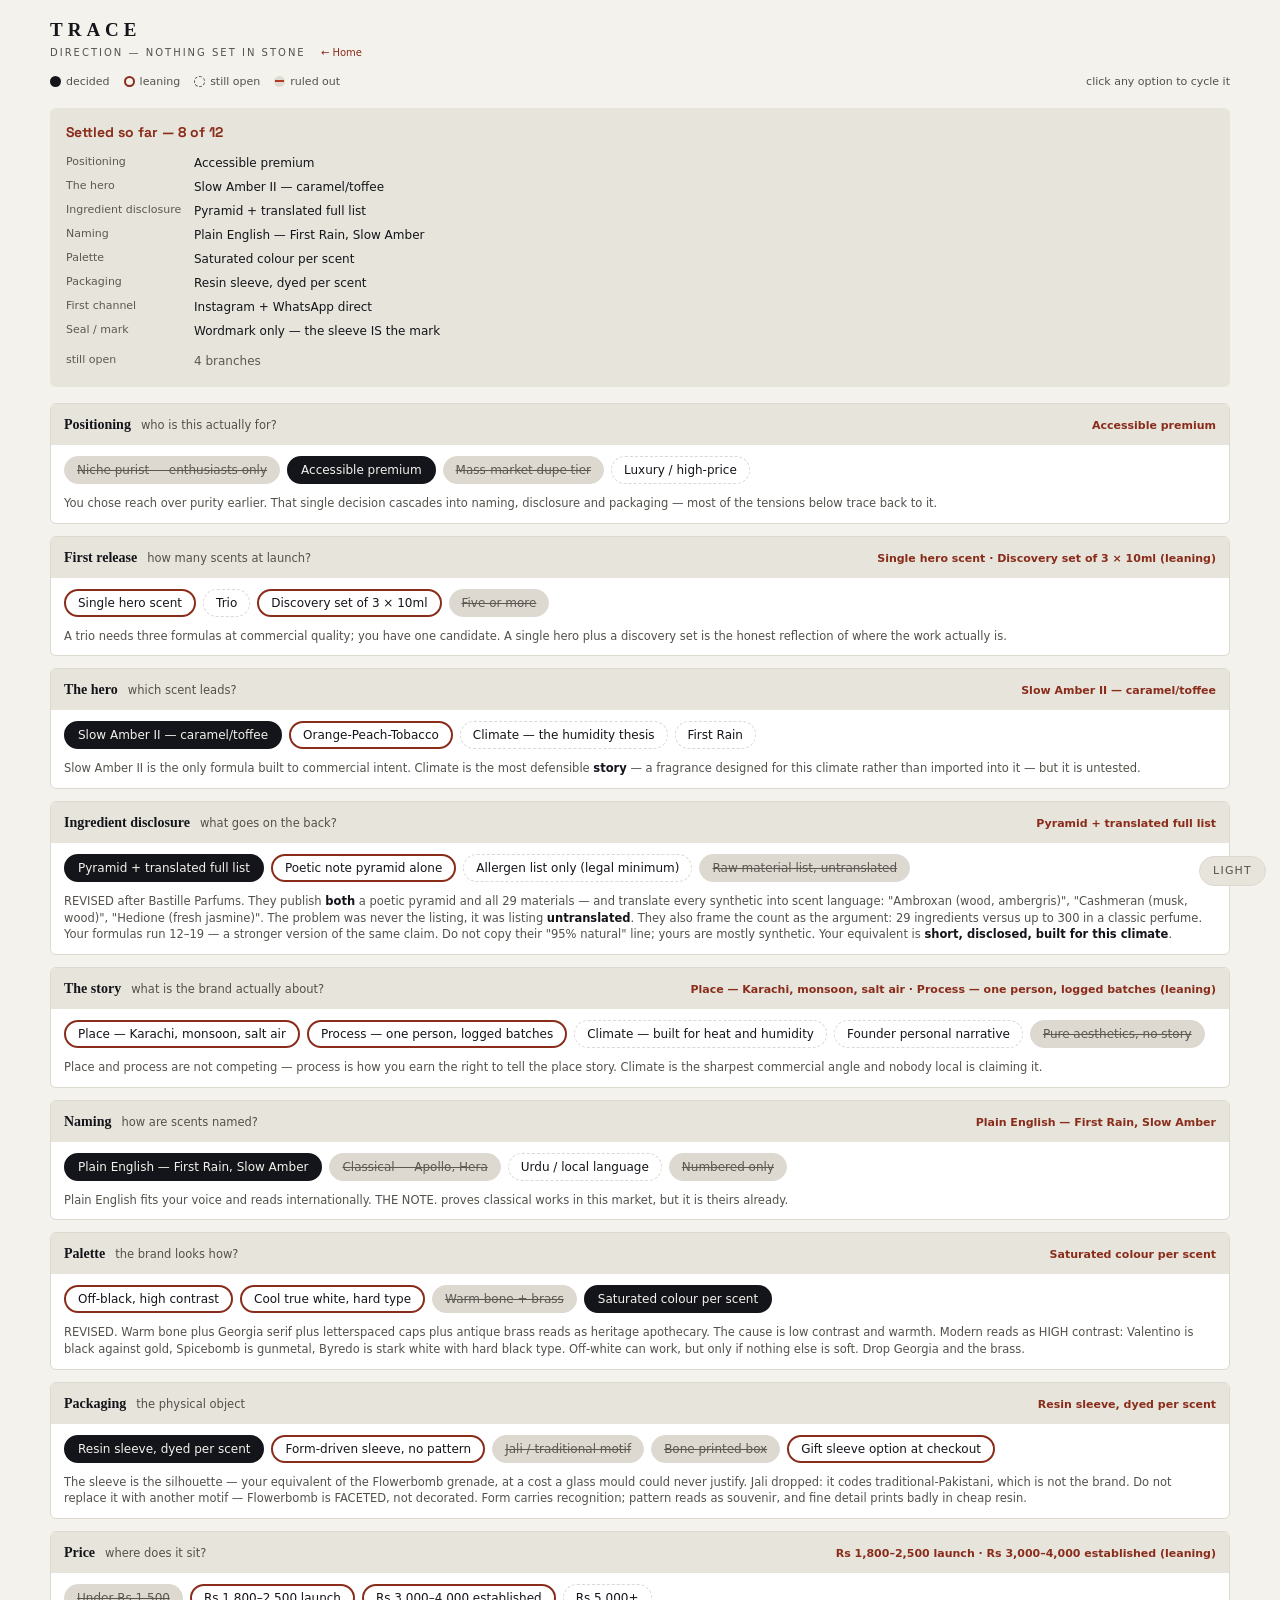
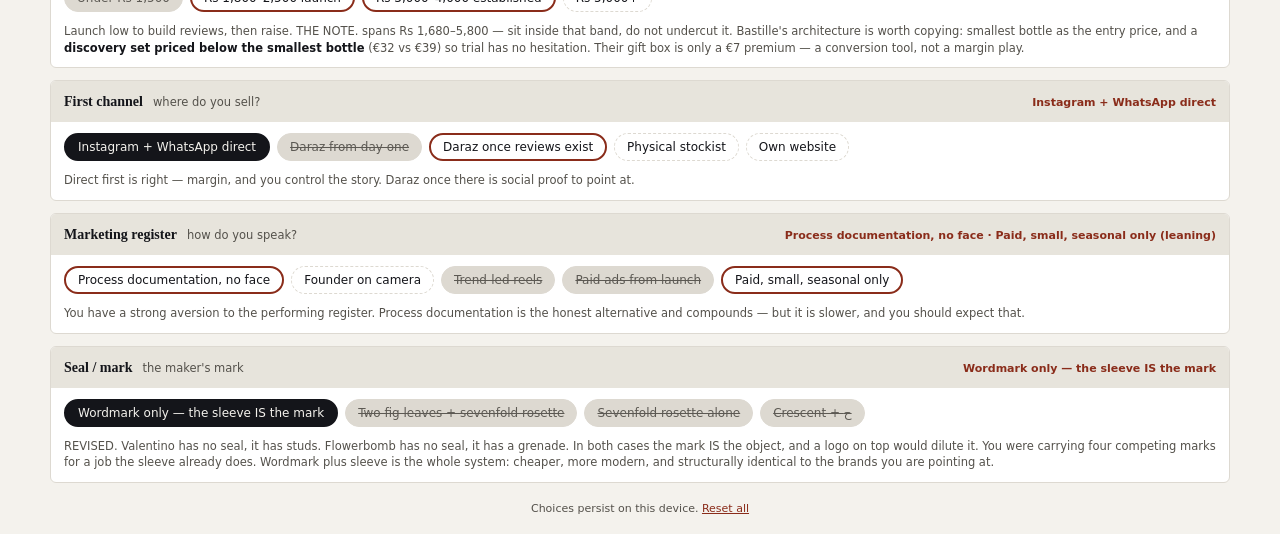
<file: direction.html>
<!DOCTYPE html>
<html lang="en">
<head>
<meta charset="utf-8">
<meta name="viewport" content="width=device-width,initial-scale=1">
<title>TRACE — Direction</title>
<link rel="stylesheet" href="theme.css">
<script src="theme.js"></script>
<style>
*{box-sizing:border-box;margin:0;padding:0}
body{background:var(--bone);color:var(--ink);font:14px/1.5 system-ui,-apple-system,sans-serif;padding:16px}
.wrap{max-width:1180px;margin:0 auto}
h1{font-family:Georgia,serif;font-size:19px;letter-spacing:5px}
.sub{font-size:10px;letter-spacing:2px;color:var(--muted);text-transform:uppercase}
.sub a{color:var(--brass);text-decoration:none;text-transform:none;letter-spacing:0;margin-left:10px}
.key{display:flex;gap:14px;flex-wrap:wrap;margin:14px 0 18px;font-size:11px;color:var(--muted);align-items:center}
.key span{display:flex;gap:5px;align-items:center}
.dot{width:11px;height:11px;border-radius:50%;display:inline-block}
.d-chosen{background:var(--ink)}
.d-lean{background:none;border:2px solid var(--brass)}
.d-open{background:none;border:1.5px dashed var(--text-3)}
.d-no{background:var(--surface4);position:relative}
.d-no::after{content:'';position:absolute;left:1px;right:1px;top:4px;height:1.5px;background:var(--bad)}

.branch{background:var(--paper);border:1px solid var(--line);border-radius:6px;margin-bottom:12px;overflow:hidden}
.bh{display:flex;align-items:baseline;gap:10px;padding:10px 13px;background:var(--surface3);cursor:pointer}
.bh b{font-family:Georgia,serif;font-size:14px;flex-shrink:0}
.bh .q{font-size:11.5px;color:var(--muted);flex:1}
.bh .pick{font-size:11px;color:var(--brass);font-weight:600;text-align:right}
.opts{display:flex;flex-wrap:wrap;gap:7px;padding:11px 13px}
.opt{border:1.5px dashed var(--line);border-radius:16px;padding:5px 12px;font-size:12px;cursor:pointer;
 background:none;color:var(--text);font-family:inherit;transition:all .12s;position:relative}
.opt:hover{border-color:var(--brass)}
.opt.lean{border:2px solid var(--brass);border-style:solid;color:var(--ink)}
.opt.chosen{background:var(--ink);color:var(--bone);border:2px solid var(--ink)}
.opt.no{background:var(--line);color:var(--text-3);border-style:solid;border-color:var(--line);text-decoration:line-through}
.note{padding:0 13px 11px;font-size:11.5px;color:var(--muted);line-height:1.45}
.note b{color:var(--ink)}
.sum{background:var(--surface3);color:var(--text);border-radius:6px;padding:14px 16px;margin-bottom:16px}
.sum h2{font-family:var(--font-display);font-size:14px;margin-bottom:8px;color:var(--primary-t)}
.sum .row{font-size:12px;padding:3px 0;display:flex;gap:8px}
.sum .row i{color:var(--text-3);font-style:normal;min-width:120px;font-size:11px}
.foot{font-size:11px;color:var(--muted);text-align:center;margin-top:18px}
.foot a{color:var(--brass)}
</style>
</head>
<body>
<div class="wrap">
<h1>TRACE</h1>
<div class="sub">Direction — nothing set in stone
   <a href="home.html" style="color:var(--brass);text-decoration:none;text-transform:none;letter-spacing:0;margin-left:10px">← Home</a></div>

<div class="key">
 <span><i class="dot d-chosen"></i>decided</span>
 <span><i class="dot d-lean"></i>leaning</span>
 <span><i class="dot d-open"></i>still open</span>
 <span><i class="dot d-no"></i>ruled out</span>
 <span style="margin-left:auto">click any option to cycle it</span>
</div>

<div class="sum" id="sum"></div>
<div id="tree"></div>
<div class="foot">Choices persist on this device. <a href="#" id="reset">Reset all</a></div>
</div>

<script>
const $=s=>document.querySelector(s);
const KEY='trace:direction';
const Store={
 async get(k){if(window.storage){try{const r=await window.storage.get(k,false);return r?r.value:null}catch(e){}}
  try{return localStorage.getItem(k)}catch(e){return null}},
 async set(k,v){if(window.storage){try{await window.storage.set(k,v,false);return}catch(e){}}
  try{localStorage.setItem(k,v)}catch(e){}}};
const CYCLE=['open','lean','chosen','no'];
let S={};

// branch, question, [options], default states, note
const TREE=[
 ['Positioning','who is this actually for?',
  [['Niche purist — enthusiasts only','no'],['Accessible premium','chosen'],
   ['Mass-market dupe tier','no'],['Luxury / high-price','open']],
  'You chose reach over purity earlier. That single decision cascades into naming, disclosure and packaging — most of the tensions below trace back to it.'],

 ['First release','how many scents at launch?',
  [['Single hero scent','lean'],['Trio','open'],['Discovery set of 3 × 10ml','lean'],
   ['Five or more','no']],
  'A trio needs three formulas at commercial quality; you have one candidate. A single hero plus a discovery set is the honest reflection of where the work actually is.'],

 ['The hero','which scent leads?',
  [['Slow Amber II — caramel/toffee','chosen'],['Orange-Peach-Tobacco','lean'],
   ['Climate — the humidity thesis','open'],['First Rain','open']],
  'Slow Amber II is the only formula built to commercial intent. Climate is the most defensible <b>story</b> — a fragrance designed for this climate rather than imported into it — but it is untested.'],

 ['Ingredient disclosure','what goes on the back?',
  [['Pyramid + translated full list','chosen'],['Poetic note pyramid alone','lean'],
   ['Allergen list only (legal minimum)','open'],['Raw material list, untranslated','no']],
  'REVISED after Bastille Parfums. They publish <b>both</b> a poetic pyramid and all 29 materials — and translate every synthetic into scent language: "Ambroxan (wood, ambergris)", "Cashmeran (musk, wood)", "Hedione (fresh jasmine)". The problem was never the listing, it was listing <b>untranslated</b>. They also frame the count as the argument: 29 ingredients versus up to 300 in a classic perfume. Your formulas run 12–19 — a stronger version of the same claim. Do not copy their "95% natural" line; yours are mostly synthetic. Your equivalent is <b>short, disclosed, built for this climate</b>.'],

 ['The story','what is the brand actually about?',
  [['Place — Karachi, monsoon, salt air','lean'],['Process — one person, logged batches','lean'],
   ['Climate — built for heat and humidity','open'],['Founder personal narrative','open'],
   ['Pure aesthetics, no story','no']],
  'Place and process are not competing — process is how you earn the right to tell the place story. Climate is the sharpest commercial angle and nobody local is claiming it.'],

 ['Naming','how are scents named?',
  [['Plain English — First Rain, Slow Amber','chosen'],
   ['Classical — Apollo, Hera','no'],['Urdu / local language','open'],['Numbered only','no']],
  'Plain English fits your voice and reads internationally. THE NOTE. proves classical works in this market, but it is theirs already.'],

 ['Palette','the brand looks how?',
  [['Off-black, high contrast','lean'],['Cool true white, hard type','lean'],
   ['Warm bone + brass','no'],['Saturated colour per scent','chosen']],
  'REVISED. Warm bone plus Georgia serif plus letterspaced caps plus antique brass reads as heritage apothecary. The cause is low contrast and warmth. Modern reads as HIGH contrast: Valentino is black against gold, Spicebomb is gunmetal, Byredo is stark white with hard black type. Off-white can work, but only if nothing else is soft. Drop Georgia and the brass.'],

 ['Packaging','the physical object',
  [['Resin sleeve, dyed per scent','chosen'],['Form-driven sleeve, no pattern','lean'],
   ['Jali / traditional motif','no'],['Bone printed box','no'],
   ['Gift sleeve option at checkout','lean']],
  'The sleeve is the silhouette — your equivalent of the Flowerbomb grenade, at a cost a glass mould could never justify. Jali dropped: it codes traditional-Pakistani, which is not the brand. Do not replace it with another motif — Flowerbomb is FACETED, not decorated. Form carries recognition; pattern reads as souvenir, and fine detail prints badly in cheap resin.'],

 ['Price','where does it sit?',
  [['Under Rs 1,500','no'],['Rs 1,800–2,500 launch','lean'],
   ['Rs 3,000–4,000 established','lean'],['Rs 5,000+','open']],
  'Launch low to build reviews, then raise. THE NOTE. spans Rs 1,680–5,800 — sit inside that band, do not undercut it. Bastille\'s architecture is worth copying: smallest bottle as the entry price, and a <b>discovery set priced below the smallest bottle</b> (€32 vs €39) so trial has no hesitation. Their gift box is only a €7 premium — a conversion tool, not a margin play.'],

 ['First channel','where do you sell?',
  [['Instagram + WhatsApp direct','chosen'],['Daraz from day one','no'],
   ['Daraz once reviews exist','lean'],['Physical stockist','open'],['Own website','open']],
  'Direct first is right — margin, and you control the story. Daraz once there is social proof to point at.'],

 ['Marketing register','how do you speak?',
  [['Process documentation, no face','lean'],['Founder on camera','open'],
   ['Trend-led reels','no'],['Paid ads from launch','no'],
   ['Paid, small, seasonal only','lean']],
  'You have a strong aversion to the performing register. Process documentation is the honest alternative and compounds — but it is slower, and you should expect that.'],

 ['Seal / mark','the maker\'s mark',
  [['Wordmark only — the sleeve IS the mark','chosen'],['Two fig leaves + sevenfold rosette','no'],
   ['Sevenfold rosette alone','no'],['Crescent + ح','no']],
  'REVISED. Valentino has no seal, it has studs. Flowerbomb has no seal, it has a grenade. In both cases the mark IS the object, and a logo on top would dilute it. You were carrying four competing marks for a job the sleeve already does. Wordmark plus sleeve is the whole system: cheaper, more modern, and structurally identical to the brands you are pointing at.'],
];

function render(){
 const t=$('#tree');t.innerHTML='';
 TREE.forEach(([name,q,opts,note],bi)=>{
  const b=document.createElement('div');b.className='branch';
  const picked=opts.filter((o,i)=>(S[bi+'_'+i]||o[1])==='chosen').map(o=>o[0]);
  const lean=opts.filter((o,i)=>(S[bi+'_'+i]||o[1])==='lean').map(o=>o[0]);
  const h=document.createElement('div');h.className='bh';
  h.innerHTML='<b>'+name+'</b><span class="q">'+q+'</span><span class="pick">'+
   (picked.length?picked.join(' · '):lean.length?lean.join(' · ')+' (leaning)':'undecided')+'</span>';
  b.append(h);
  const o=document.createElement('div');o.className='opts';
  opts.forEach(([label,def],i)=>{
   const k=bi+'_'+i, st=S[k]||def;
   const btn=document.createElement('button');btn.className='opt'+(st==='open'?'':' '+st);
   btn.textContent=label;
   btn.onclick=()=>{const cur=S[k]||def;S[k]=CYCLE[(CYCLE.indexOf(cur)+1)%4];save();render()};
   o.append(btn);
  });
  b.append(o);
  const n=document.createElement('div');n.className='note';n.innerHTML=note;b.append(n);
  t.append(b);
 });
 summary();
}
function summary(){
 const s=$('#sum');
 let decided=0,open=0,rows='';
 TREE.forEach(([name,,opts],bi)=>{
  const ch=opts.filter((o,i)=>(S[bi+'_'+i]||o[1])==='chosen').map(o=>o[0]);
  if(ch.length){decided++;rows+='<div class="row"><i>'+name+'</i>'+ch.join(' · ')+'</div>'}
  else open++;
 });
 s.innerHTML='<h2>Settled so far — '+decided+' of '+TREE.length+'</h2>'+rows+
  (open?'<div class="row" style="margin-top:6px;color:var(--text-3)"><i>still open</i>'+open+' branches</div>':'');
}
function save(){Store.set(KEY,JSON.stringify(S))}
(async()=>{
 const v=await Store.get(KEY); if(v){try{S=JSON.parse(v)}catch(e){}}
 $('#reset').onclick=e=>{e.preventDefault();if(confirm('Reset every choice?')){S={};save();render()}};
 render();
})();
</script>
</body>
</html>
</file>
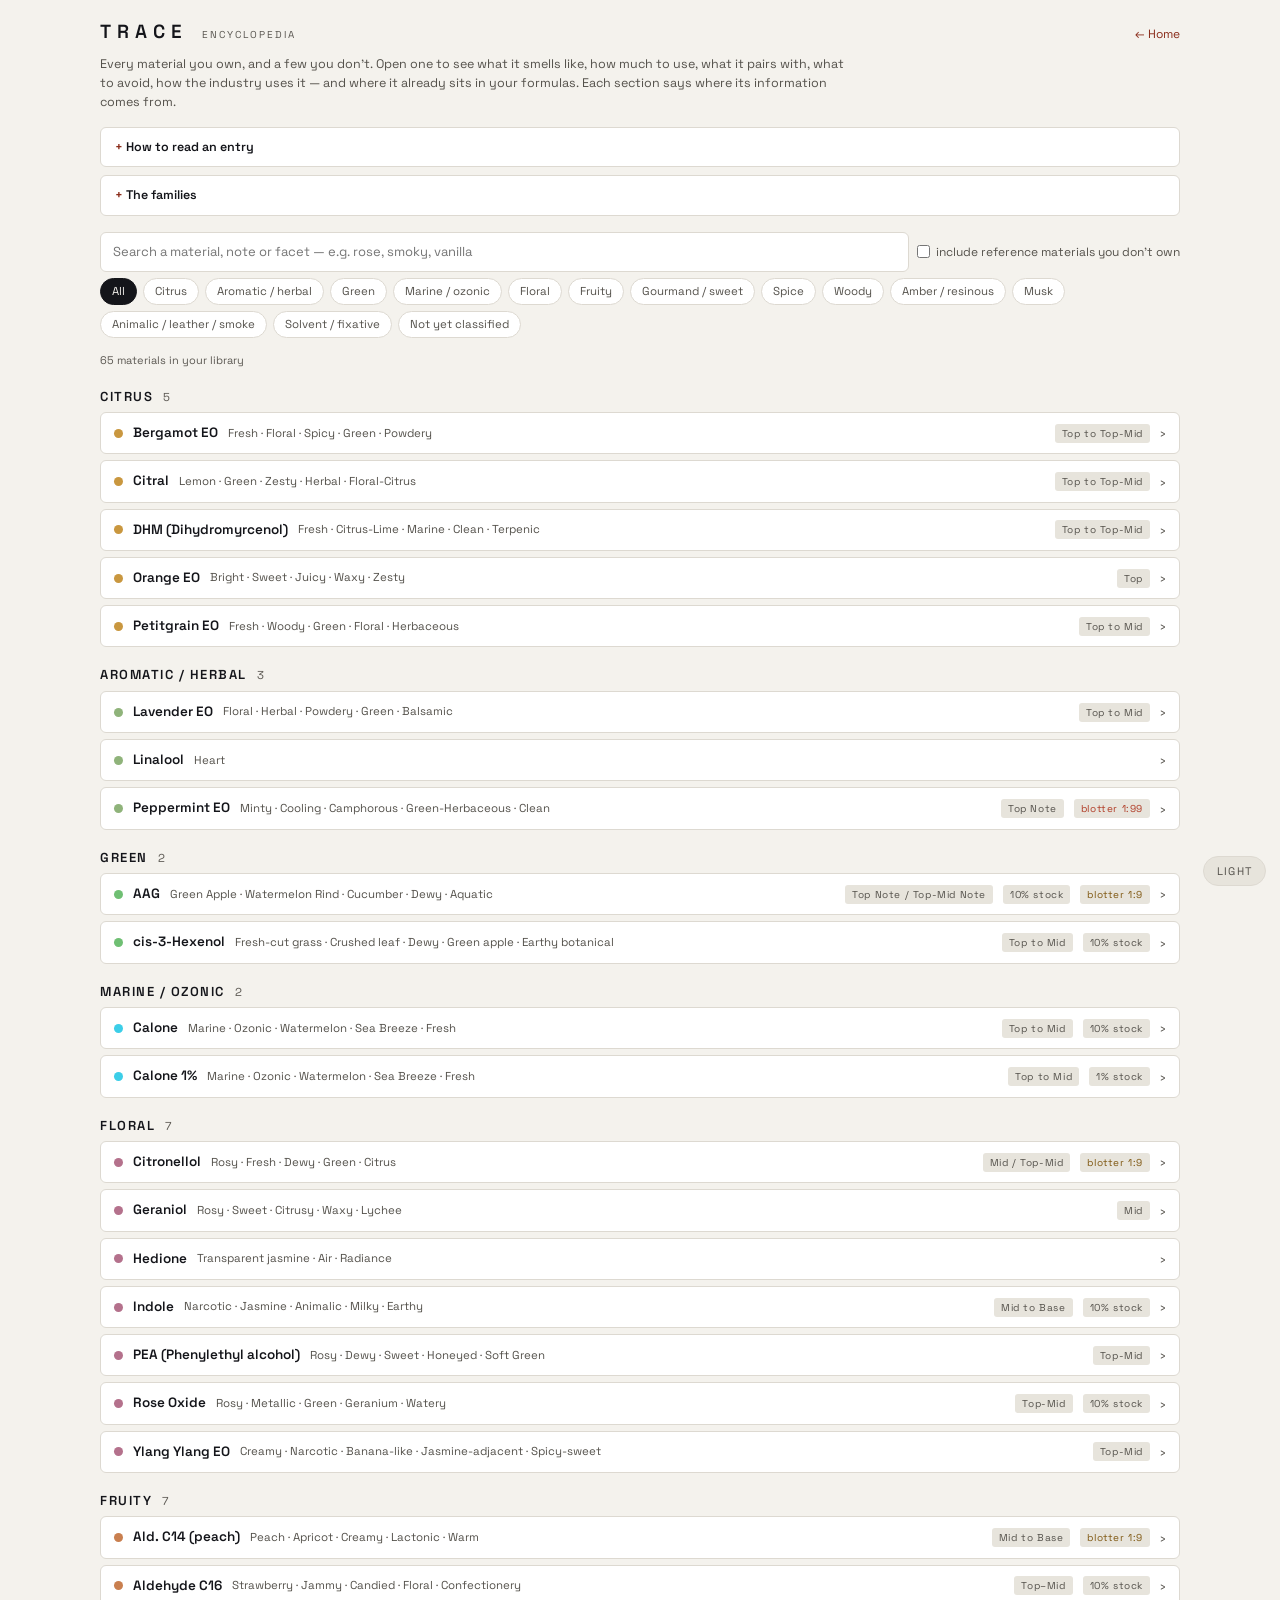
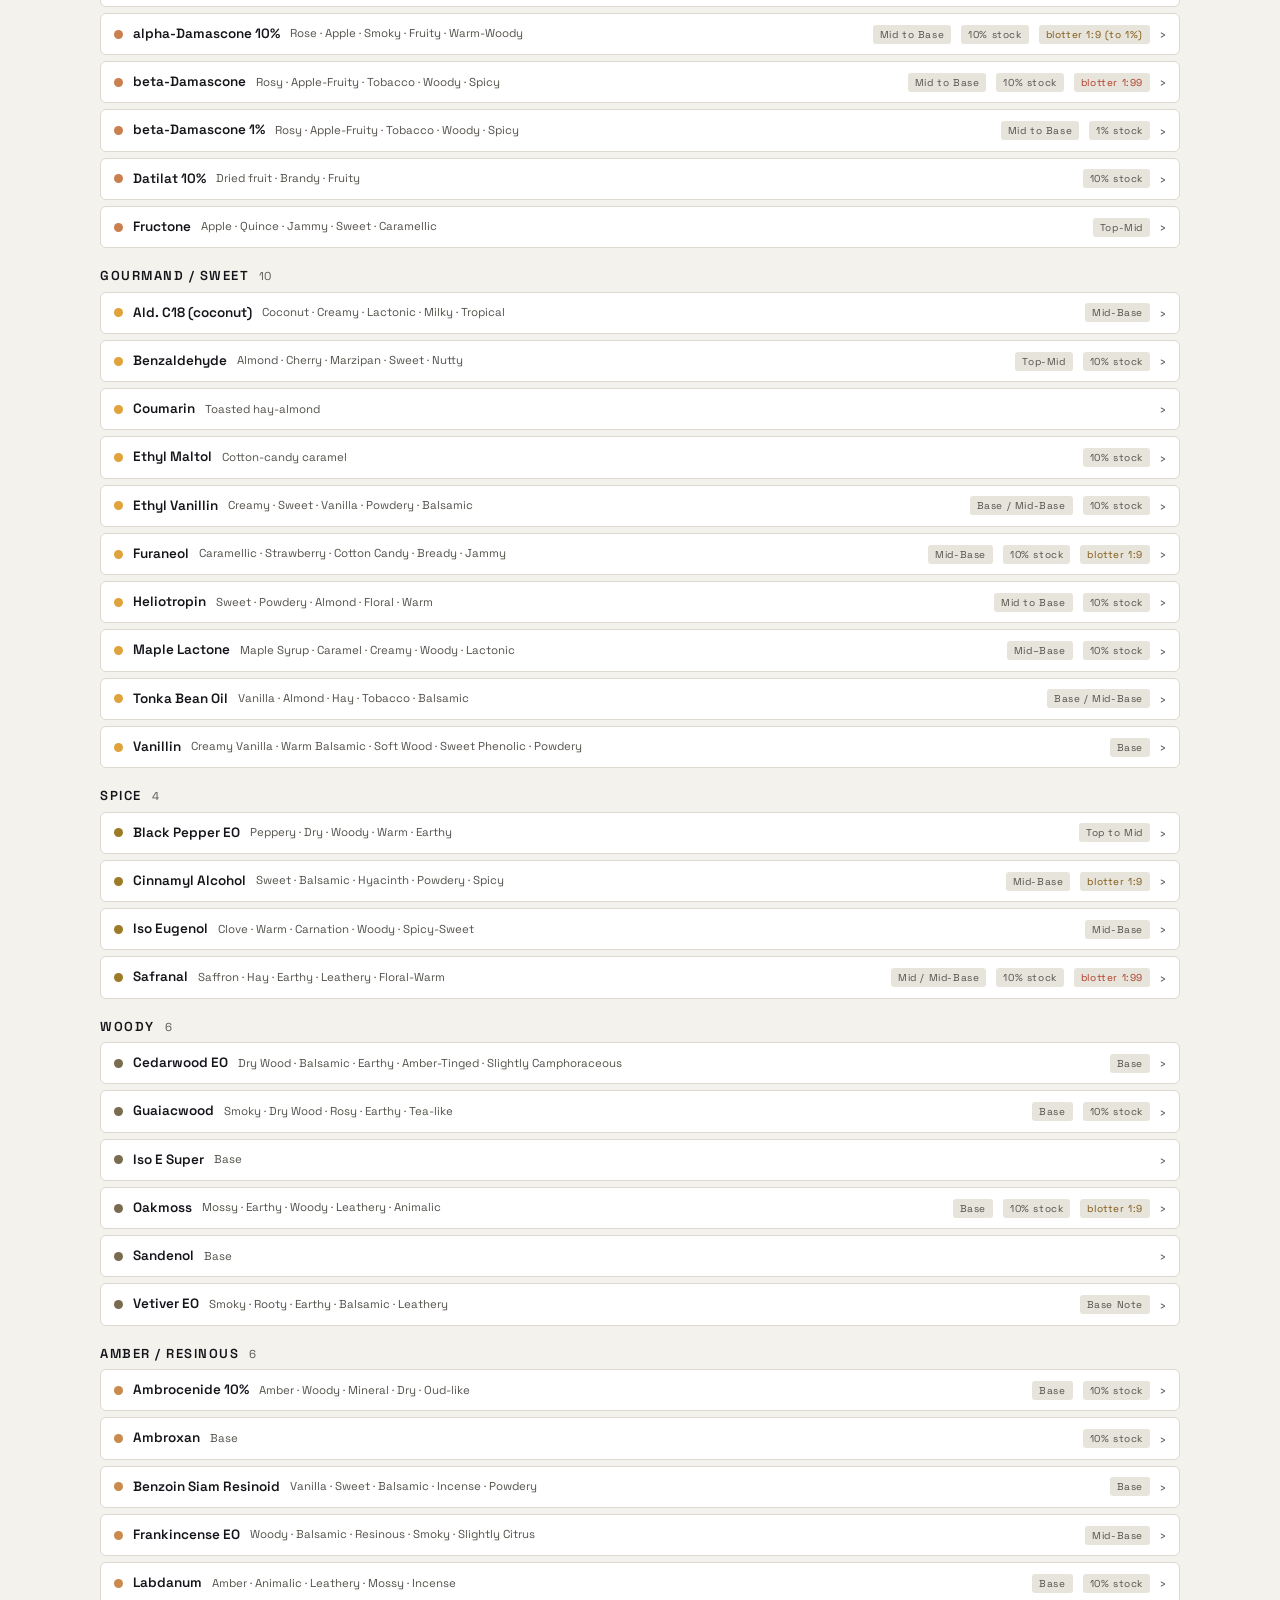
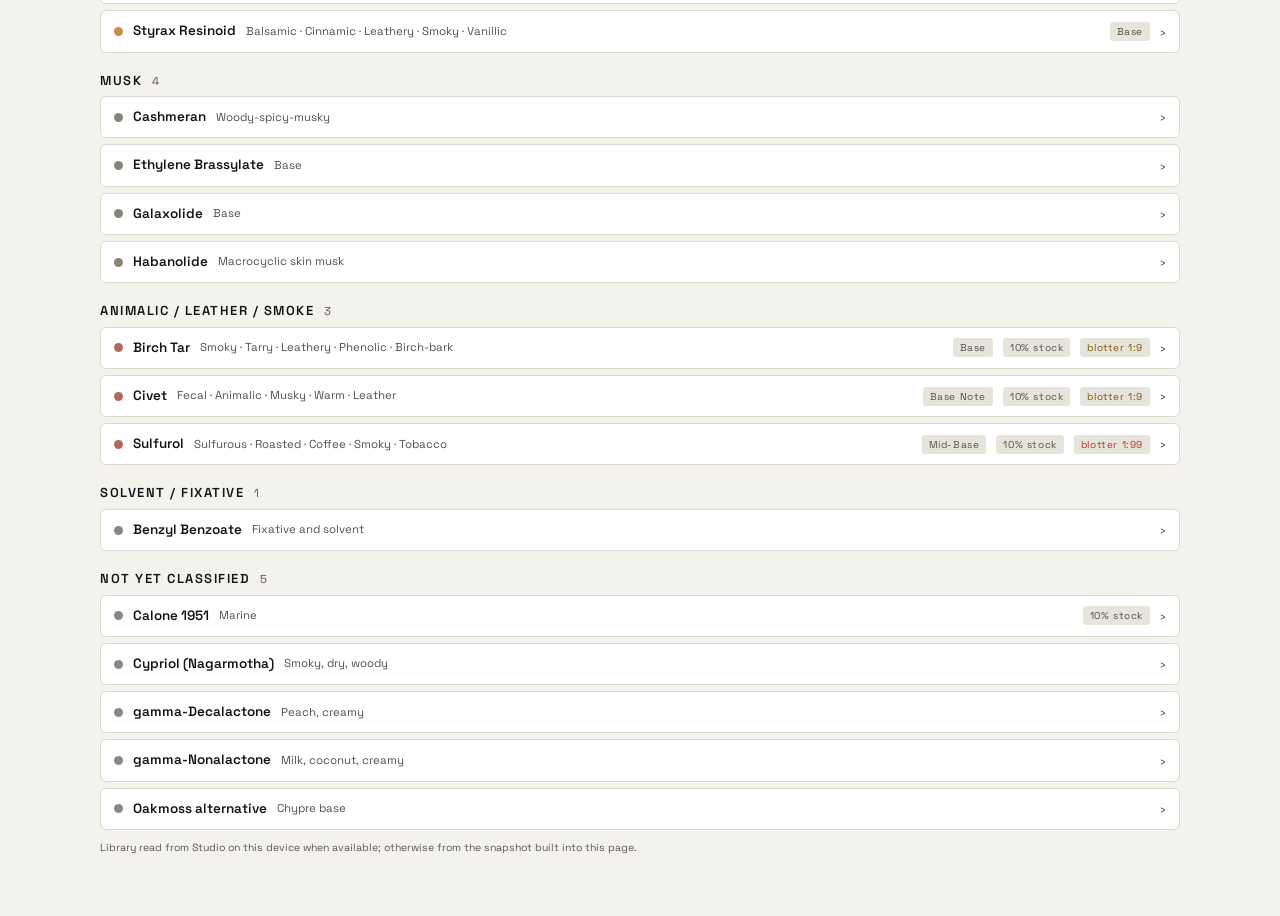
<file: encyclopedia.html>
<!DOCTYPE html>
<html lang="en">
<head>
<meta charset="utf-8">
<meta name="viewport" content="width=device-width,initial-scale=1">
<meta name="theme-color" content="#14151A">
<link rel="stylesheet" href="theme.css">
<script src="theme.js"></script>
<link rel="icon" href="icon.svg" type="image/svg+xml">
<title>TRACE — Encyclopedia</title>
<style>
*{box-sizing:border-box;margin:0;padding:0}
body{padding:18px 16px 60px}
.wrap{max-width:1080px;margin:0 auto}
header{display:flex;align-items:baseline;gap:14px;flex-wrap:wrap;margin-bottom:4px}
.mk{font-family:var(--font-display);font-size:19px;letter-spacing:6px;font-weight:600}
.sub{font-size:10px;letter-spacing:2px;color:var(--text-3);text-transform:uppercase}
header a{margin-left:auto;color:var(--primary-t);text-decoration:none;font-size:12px}
.lede{font-size:12.5px;color:var(--text-2);margin:8px 0 14px;max-width:760px;line-height:1.55}
details.intro{background:var(--surface);border:1px solid var(--line);border-radius:6px;margin-bottom:8px}
details.intro summary{cursor:pointer;padding:10px 14px;font-size:12.5px;font-weight:600;list-style:none}
details.intro summary::-webkit-details-marker{display:none}
details.intro summary::before{content:'+ ';color:var(--primary-t)}
details.intro[open] summary::before{content:'– '}
.intro .in{padding:0 14px 14px;font-size:12px;color:var(--text-2);line-height:1.6}
.intro .in b{color:var(--text)}
.famgrid{display:grid;grid-template-columns:repeat(auto-fill,minmax(250px,1fr));gap:8px}
.famgrid div{background:var(--surface2);border-radius:4px;padding:9px 11px;border-left:3px solid var(--line)}
.famgrid b{display:block;margin-bottom:3px}
.controls{display:flex;gap:8px;flex-wrap:wrap;align-items:center;margin:16px 0 6px}
#q{flex:1;min-width:200px;padding:9px 12px;border-radius:6px;border:1px solid var(--line);font:inherit;font-size:13px}
.tog{font-size:12px;color:var(--text-2);display:flex;gap:6px;align-items:center;cursor:pointer}
.chips{display:flex;gap:6px;flex-wrap:wrap;margin:6px 0 14px}
.chip{border:1px solid var(--line);background:var(--surface);color:var(--text-2);border-radius:14px;
 padding:4px 11px;font:inherit;font-size:11.5px;cursor:pointer}
.chip.on{background:var(--text);color:var(--bg);border-color:var(--text)}
.count{font-size:11px;color:var(--text-3);margin-bottom:10px}
.group{margin:18px 0 6px;display:flex;align-items:baseline;gap:10px}
.group h2{font-size:13px;letter-spacing:1.5px;text-transform:uppercase;font-weight:600}
.group span{font-size:11.5px;color:var(--text-3)}
.item{background:var(--surface);border:1px solid var(--line);border-radius:6px;margin-bottom:6px;overflow:hidden}
.item.ref{opacity:.9}
.row{width:100%;display:flex;align-items:center;gap:10px;padding:10px 13px;background:none;border:0;
 color:inherit;font:inherit;text-align:left;cursor:pointer}
.row:hover{background:var(--surface2)}
.dot{width:9px;height:9px;border-radius:50%;flex-shrink:0}
.nm{font-weight:600;font-size:13.5px;min-width:0}
.fx{font-size:11.5px;color:var(--text-2);flex:1;min-width:0;white-space:nowrap;overflow:hidden;text-overflow:ellipsis}
.badge{font-size:10px;letter-spacing:.6px;padding:2px 7px;border-radius:3px;background:var(--surface3);color:var(--text-2);white-space:nowrap}
.badge.warn{color:var(--warn)} .badge.bad{color:var(--bad)} .badge.good{color:var(--good)}
.car{font-size:12px;color:var(--text-2);transition:transform .2s;flex-shrink:0}
.item.open .car{transform:rotate(90deg)}
.panel{max-height:0;overflow:hidden;transition:max-height .35s ease}
.item.open .panel{max-height:none}
.pin{padding:4px 14px 16px;border-top:1px solid var(--line)}
.glance{display:flex;flex-wrap:wrap;gap:6px;margin:12px 0 4px}
.glance div{background:var(--surface2);border-radius:4px;padding:6px 9px;font-size:11.5px}
.glance i{display:block;font-style:normal;font-size:9.5px;letter-spacing:1px;text-transform:uppercase;color:var(--text-3);margin-bottom:2px}
.grid{display:grid;grid-template-columns:1fr 1fr;gap:10px;margin-top:10px}
@media(max-width:760px){.grid{grid-template-columns:1fr}.fx{display:none}}
.sec{background:var(--surface2);border-radius:5px;padding:11px 13px;font-size:12.5px;line-height:1.55}
.sec.full{grid-column:1/-1}
.sec h3{font-size:11px;letter-spacing:1.3px;text-transform:uppercase;margin-bottom:7px;display:flex;gap:8px;align-items:center;flex-wrap:wrap}
.tag{font-size:9px;letter-spacing:1px;padding:1px 6px;border-radius:2px;border:1px solid currentColor;font-weight:600}
.t-b{color:var(--good)} .t-l{color:var(--secondary)} :root.light .t-l{color:var(--secondary-d)} .t-g{color:var(--warn)} .t-c{color:var(--primary-t)}
.sec p{color:var(--text-2);margin-bottom:6px}
.sec p b,.sec li b{color:var(--text)}
.sec ul{padding-left:16px;color:var(--text-2)} .sec li{margin-bottom:4px}
.pairs{display:flex;flex-direction:column;gap:5px}
.pair{display:flex;gap:8px;align-items:baseline}
.pair button{border:1px solid var(--line);background:var(--surface);color:var(--text);border-radius:12px;
 padding:2px 9px;font:inherit;font-size:11.5px;cursor:pointer;white-space:nowrap}
.pair button[disabled]{color:var(--text-3);cursor:default;border-style:dashed}
.pair span{font-size:11.5px;color:var(--text-2)}
.meth{margin-bottom:8px} .meth b{display:block;color:var(--text);margin-bottom:2px}
.missing{font-size:11.5px;color:var(--warn);margin-top:10px}
.foot{font-size:10.5px;color:var(--text-3);margin-top:10px}
table.fm{width:100%;border-collapse:collapse;font-size:12px}
table.fm td{padding:3px 0;color:var(--text-2);border-bottom:1px solid var(--line)}
table.fm td:last-child{text-align:right;color:var(--text)}
.empty{padding:30px;text-align:center;color:var(--text-3);font-size:13px}
</style>
</head>
<body>
<div class="wrap">
<header>
  <span class="mk">TRACE</span><span class="sub">Encyclopedia</span>
  <a href="home.html">← Home</a>
</header>
<div class="lede">Every material you own, and a few you don't. Open one to see what it smells like, how
much to use, what it pairs with, what to avoid, how the industry uses it — and where it already sits in
your formulas. Each section says where its information comes from.</div>

<details class="intro"><summary>How to read an entry</summary><div class="in">
<p><b>Tags.</b> <span class="tag t-b">BIOSHOP</span> is from the supplier's product page.
<span class="tag t-l">YOUR LIBRARY</span> is from your Studio data. <span class="tag t-c">COMPOSE</span> is from the
conflict checker. <span class="tag t-g">GENERAL KNOWLEDGE</span> is standard perfumery knowledge written by Claude —
useful context, but not supplier data.</p><br>
<p><b>Neat vs stock.</b> BioShop's usage table is the dose of the <b>neat</b> material as a % of your concentrate.
If you hold a 10% stock, weigh ten times that figure of the stock. Entries show both.</p><br>
<p><b>Blotter strength.</b> Decided by how far the bottle sits above its own top use level — not by whether it
arrived pre-diluted. Under 30× smell as is; 30–120× dilute 1:9; over 120× dilute 1:99. <b>"As is" means representative, not strong</b> — the bottle is close to its use strength, so it smells about as quiet as it will in a formula. Heavy bases (resins, musks, woods) often read faint at first; judge them again at 1 and 3 hours. Shake resinoid dilutions before use — the resin settles.</p><br>
<p><b>Position, tenacity, sillage.</b> Position says when a material is noticed (top 0–30 min, heart 30 min–3 h,
base 3 h+). Tenacity is how long it lasts; sillage is how far it projects. A material can last all day and still
sit close to the skin.</p><br>
<p><b>Effective strength.</b> A 10% stock is 90% carrier. Formulas built from many stocks hold less real aroma
than their percentage suggests — Compose shows the effective figure.</p>
</div></details>

<details class="intro"><summary>The families</summary><div class="in"><div class="famgrid" id="fams"></div></div></details>

<div class="controls">
  <input id="q" type="search" placeholder="Search a material, note or facet — e.g. rose, smoky, vanilla">
  <label class="tog"><input type="checkbox" id="ref"> include reference materials you don't own</label>
</div>
<div class="chips" id="chips"></div>
<div class="count" id="count"></div>
<div id="list"></div>
<div class="foot">Library read from Studio on this device when available; otherwise from the snapshot built into this page.</div>
</div>

<script>
const D={"families": {"citrus": ["Citrus", "Bright, fast top notes from peel oils and citrus-like molecules. They sparkle first and fade within 15–60 minutes, so they need a heart to hand over to. Almost every fragrance opens with some."], "aromatic": ["Aromatic / herbal", "Lavender, mint, sage and herb notes. The backbone of the fougère family and of barbershop and fresh masculine styles."], "green": ["Green", "Cut grass, crushed leaves and stems. Fresh without the sharpness of citrus — used to make a fragrance feel natural and outdoor."], "marine": ["Marine / ozonic", "Watery, sea-breeze and melon effects, almost all from modern molecules. Defined the 1990s aquatic era. Potent at tiny doses."], "floral": ["Floral", "Rose, jasmine and white-flower notes — the largest family in perfumery. Most florals are built as accords from several molecules, not one material."], "fruity": ["Fruity", "Peach, strawberry, apple, plum and similar notes, mostly from lactones and esters. Juicy and attention-grabbing; easy to overdo into candy."], "gourmand": ["Gourmand / sweet", "Vanilla, caramel, tonka, almond and dessert notes. Hugely popular since the 1990s, and the family most prone to cloying — especially in heat."], "spice": ["Spice", "Pepper, cinnamon, clove and saffron. Adds warmth and energy without sugar; very common as an opening in South Asian and Middle-Eastern taste."], "wood": ["Woody", "Cedar, vetiver, sandalwood and modern woody molecules. Structure and dryness — the counterweight that stops sweet fragrances from cloying."], "amber": ["Amber / resinous", "Labdanum, benzoin, styrax, frankincense and ambergris effects. Warm, balsamic, long-lasting — the core of oriental and amber fragrances."], "musk": ["Musk", "Clean, soft, skin-like base notes that add longevity and softness. Many people are partly anosmic to one musk or another — blending several is common practice."], "animalic": ["Animalic / leather / smoke", "Civet, tar, leather and roasted notes. Used in tiny amounts, they give a fragrance depth, warmth and a sense of life; overdosed, they repel."], "solvent": ["Solvent / fixative", "Near-odourless helpers that dissolve other materials and slow evaporation."]}, "types": {"nat": "Natural extract (essential oil, resinoid or tar)", "chem": "Aroma chemical (single molecule)", "anim": "Animalic base (natural or reconstituted — confirm with supplier)", "dil": "Your in-house working dilution"}, "entries": [{"name": "DHM (Dihydromyrcenol)", "owned": true, "family": "citrus", "type": "chem", "industry": "The defining note of 1980s–90s \"fresh\" masculines — Davidoff Cool Water (1988) is the classic example. Also everywhere in shower gels and detergents.", "page": {"scent": "Dihydromyrcenol opens with a sharp, transparent burst of fresh citrus-lime paired with a cool, slightly metallic marine quality that is immediately recognizable from sport colognes and clean laundry products. As it settles, a subtle terpenic woody warmth emerges underneath that anchors the freshness without pulling it toward any particular floral or gourmand direction. The overall impression is clean, expansive, and modern — evoking crushed lime peel, sea breeze, and freshly laundered linen in the same breath. At higher concentrations it develops an almost cologne-like intensity that few other single materials can replicate.", "position": "Top to Top-Mid", "family": "Fresh Citrus, Aquatic/Marine, Fougère", "facets": "Fresh · Citrus-Lime · Marine · Clean · Terpenic", "tenacity": "Medium-High — detectable on skin for 4 to 6 hours; significantly longer on fabric and paper", "sillage": "High — strong diffusion and projection, particularly pronounced in the first 1 to 2 hours after application", "industry_bioshop": "DHM is the cornerstone of fresh masculine and unisex fine fragrance construction. It builds the citrus-lime core of colognes, sport fragrances, fougères, and aquatics with speed and efficiency. Use at 5 to 12% in EDP and 8 to 15% in EDT for a crisp, diffusive, and long-lasting fresh opening that sets up the entire composition.", "application": "", "edp": "5 – 12%", "edt": "8 – 15%", "methods": [{"title": "Fresh Cologne Accord", "text": "Combine DHM at 8 to 12% with a bergamot or lime essential oil, a clean musk such as Galaxolide or Habanolide, and a supporting touch of lavender absolute or lavender essential oil. This three-element framework forms the complete backbone of a classic fresh fougère or aquatic cologne. DHM provides transparent lift and diffusion, citrus adds natural brightness, and the musk anchors the dry-down for longevity."}, {"title": "Functional Fragrance Freshness Booster", "text": "In shampoos, body washes, or fabric softeners, add DHM at 0.5 to 1.5% into a pre-built simple citrus or floral accord. DHM's exceptional organ strength significantly amplifies the overall fresh impression on application and through the rinse, raising perceived quality without requiring large additions of more expensive naturals or specialty materials."}, {"title": "Oriental Composition Modernizer", "text": "In an oud, amber, or heavy oriental blend, introduce DHM at 0.5 to 1% as a precision tool for contemporary lift. This micro-dose adds a transparent freshness that prevents the composition from reading as dated or oppressively heavy. Use cautiously — DHM is dominant and will unbalance a traditional composition if overdosed above 1 to 2%."}], "pairings": [{"with": "Linalool", "why": "Softens the sharp lime edge and adds transparent floral warmth without competing"}, {"with": "Bergamot EO", "why": "Reinforces citrus brightness with natural complexity and realistic freshness"}, {"with": "Lavender EO", "why": "Classic fougère pairing — aromatic, fresh, and immediately masculine"}, {"with": "Iso E Super", "why": "Contributes woody, smoky depth with excellent tenacity as a base support"}, {"with": "Hedione", "why": "Adds transparent jasmine lift and magnifies overall diffusion and bloom"}, {"with": "Galaxolide", "why": "Musky anchor that extends DHM's fresh character deep into the dry-down"}, {"with": "Ambroxan", "why": "Clean amber warmth that grounds citrus freshness with modern elegance"}, {"with": "Calone", "why": "Amplifies marine and aquatic quality for powerful ozonic or oceanic accords"}], "avoid": ["Heavily phenolic materials such as eugenol or high-phenol clove compositions — these create an incongruent fresh-spicy clash with DHM's clean profile. Also avoid stacking DHM at high percentages alongside Calone or other powerful ozonic materials simultaneously. Over-saturation of the fresh register using multiple strong fresh materials creates a harsh, synthetic aquatic impression that is difficult to correct without reformulation."], "perfumer": ["I have reached for Dihydromyrcenol more consistently than almost any other single aroma chemical in my work. Its appeal is its democratic quality — it performs with equal reliability for someone building their first cologne and for an experienced formulator constructing a layered multi-accord composition. The insight most beginners miss is that DHM is not purely a top note material. At very low doses within base-heavy oriental or amber blends, it becomes almost imperceptible as an individual scent yet transforms the entire composition — elevating it, brightening it, and giving it a modernity that feels felt rather than smelled. That invisible freshness-lifting function is one of the most valuable tools in a perfumer's arsenal."], "tip": ""}, "parent": null, "lib": {"conc": 100, "carrier": "", "price": 425, "bottleSize": 30, "ifra": null, "usage": "5 – 12% EDP", "usage_lo": 5.0, "usage_hi": 12.0, "pairs": "Linalool; Bergamot EO; Lavender EO; Iso E Super; Hedione; Galaxolide; Ambroxan; Calone", "note": "Position: Top to Top-Mid. Tenacity: Medium-High — detectable on skin for 4 to 6 hours; significantly longer on fabric and paper. AVOID: Heavily phenolic materials such as eugenol or high-phenol clove compositions — these create an incongruent fresh-spicy clash with DHM's clean profile. Also avoid stacking DHM at high percentages alongside Calone or other powerful ozonic materials simultaneousl", "verified": "BioShop product page, Aug 2026", "blotter": "as is", "blotter_x": 8, "sup": "BioShop"}}, {"name": "Citral", "owned": true, "family": "citrus", "type": "chem", "industry": "The lemon/lemongrass molecule. Bright lemon in colognes and functional products; a known skin sensitiser, so IFRA-restricted.", "page": {"scent": "Citral opens with a sharp, radiant burst of freshly squeezed lemon peel, bright and almost effervescent in character. As it develops, it softens into a slightly greener, more herbal lemon quality reminiscent of lemon verbena and lemon myrtle leaves. There is a faintly floral, almost rose-citrus nuance in the dry-down contributed by the neral isomer. Despite its simplicity, citral is strikingly vivid and true-to-nature, evoking sunlit citrus groves with remarkable clarity.", "position": "Top to Top-Mid", "family": "Citrus · Green · Herbal", "facets": "Lemon · Green · Zesty · Herbal · Floral-Citrus", "tenacity": "Medium — 4 to 6 hours on blotter; shorter on skin due to volatility", "sillage": "Medium — projects well at first application, fades to a close skin scent within a few hours without fixation", "industry_bioshop": "Citral is a fundamental top note building block in cologne, eau de toilette, and fresh fougère compositions. It delivers the sharpest, most realistic lemon effect available to perfumers and is used in virtually every citrus fragrance family. At controlled dosages it blends beautifully with florals, woods, and herbs without dominating the accord.", "application": "", "edp": "0.5% to 1.5%", "edt": "0.5% to 2.0%", "methods": [{"title": "Direct Dilution in Alcohol", "text": "Dissolve Citral in perfumer's alcohol (IPM or ethanol 95%+) at 1% to 10% as a pre-diluted working solution before adding to your fragrance blend. This makes precise dosing far easier given its extreme potency. A 10% dilution in DPG or IPM is the most practical bench format for small-scale work."}, {"title": "As a Citrus Accord Booster", "text": "Add Citral at 0.3% to 0.8% into an existing lemon or citrus accord to sharpen and extend the natural citrus effect. It works as a lifter alongside lemon essential oil, lime EO, or bergamot to counteract the natural fading of real citrus top notes over time."}, {"title": "Precursor for Ionone Synthesis", "text": "Advanced formulators can use Citral as a starting material for reacting with acetone under basic conditions to produce pseudo-ionones, which are further cyclised into alpha and beta ionones. This is an advanced organic chemistry application requiring proper lab setup."}], "pairings": [{"with": "Lemon Essential Oil", "why": "Amplifies and extends the natural lemon note; adds longevity"}, {"with": "Bergamot EO", "why": "Creates a lifted, sparkling citrus-floral opening"}, {"with": "Lemongrass EO", "why": "Reinforces the green, herbal lemon character naturally"}, {"with": "Geranium EO", "why": "Adds a rose-citrus bridge between top and heart notes"}, {"with": "Eucalyptus EO", "why": "Produces a clean, fresh, medicinal-citrus effect for functional fragrance"}, {"with": "Cedarwood (Virginia)", "why": "Grounds the citrus top note with a dry, woody base"}, {"with": "Ambroxan", "why": "Creates a modern, airy citrus-musk effect for skin scents"}, {"with": "Iso E Super", "why": "Adds diffusion and lifts the citral note in woody-citrus accords"}, {"with": "Hedione", "why": "Softens and extends the floral-citrus facet in fine fragrance"}, {"with": "Coumarin", "why": "Provides a sweet, powdery bridge in fougère compositions"}], "avoid": ["✦ Avoid combining with highly alkaline bases in cosmetics — Citral is susceptible to degradation in high pH environments above 8", "✦ Avoid unprotected exposure to direct sunlight and air during storage — oxidation will alter the odor profile", "✦ Avoid high concentrations in leave-on facial products without IFRA-compliant calculation"], "perfumer": ["When I work with Citral, I treat it the way a painter treats cadmium yellow — intensely saturated, impossible to ignore, and only effective when used with discipline. It is among the most powerful aroma chemicals I keep on my bench, and a single drop over-dose will flatten an entire accord into a harsh, astringent mess. But when it is right, when it sits at just the right percentage inside a citrus fougère or a light eau de cologne, it produces a lemon note so vivid and convincing that no essential oil blend can quite match its purity and clarity. The geranial isomer gives it the sharp, almost metallic citrus edge that signals freshness to the brain instantly, while the neral brings in a softer, slightly warmer citrus tone that rounds the whole thing out."], "tip": "Prepare a 5% dilution of Citral in isopropyl myristate and use it specifically as your citrus top note extender rather than a primary material. Add it at 0.2% to 0.5% in your finished formula on top of lemon or bergamot essential oils. The result is a citrus opening that holds its brightness noticeably longer on skin without the sharp imbalance that comes from using Citral as the primary lemon source. This layering technique is particularly effective in lightweight eau de toilette and skin mist formulations."}, "parent": null, "lib": {"conc": 100, "carrier": "", "price": 480, "bottleSize": 30, "ifra": 0.6, "usage": "0.5% to 1.5% EDP", "usage_lo": 0.5, "usage_hi": 1.5, "pairs": "Lemon Essential Oil; Bergamot EO; Lemongrass EO; Geranium EO; Eucalyptus EO; Cedarwood (Virginia); Ambroxan; Iso E Super", "note": "Position: Top to Top-Mid. Tenacity: Medium — 4 to 6 hours on blotter; shorter on skin due to volatility. AVOID: ✦ Avoid combining with highly alkaline bases in cosmetics — Citral is susceptible to degradation in high pH environments above 8 ✦ Avoid unprotected exposure to direct sunlight and air during storage — oxidation will alter the odor profile ✦ Avoid high concent", "verified": "BioShop product page, Aug 2026", "blotter": "1:9", "blotter_x": 67, "sup": "BioShop"}}, {"name": "Petitgrain EO", "owned": true, "family": "citrus", "type": "nat", "industry": "Distilled from bitter-orange leaves and twigs. Green, woody citrus; a staple of eau de cologne alongside bergamot and neroli.", "page": {"scent": "Petitgrain opens with a bright, crisp burst of green citrus leaf — clean, light, and slightly sharp. As it evolves, a smooth woody-floral heart emerges, carrying soft linalool florality and a dry, herbaceous greenness. The drydown is warm and refined with a faint woody-amber quality that anchors compositions without adding heaviness. It is simultaneously fresh and sophisticated — a rare combination that has kept petitgrain central to classical perfumery for centuries.", "position": "Top to Mid", "family": "Aromatic Citrus · Woody Green · Floral Citrus", "facets": "Fresh · Woody · Green · Floral · Herbaceous", "tenacity": "Medium — 4 to 6 hours on skin; longer on fabric and in base-heavy compositions", "sillage": "Medium — projects cleanly without overpowering; excellent in spray applications", "industry_bioshop": "Petitgrain is a foundational material in classic Eau de Cologne, fougère, and chypre compositions. It provides the fresh, green-citrus lift that defines aromatic masculines and clean unisex fragrances. Use at 1–5% as a top-note brightener or at higher rates as a featured accord.", "application": "", "edp": "3 – 8%", "edt": "5 – 12%", "methods": [{"title": "TOP NOTE BRIGHTENER", "text": "Add petitgrain at 1–5% in the top note phase of alcoholic perfume or cologne to provide clean green-citrus lift. It integrates best when combined with bergamot or lemon, which share similar ester-rich profiles. Avoid adding to the base blend first — petitgrain's brightness is most effective when evaluated at the top."}, {"title": "ACCORD BUILDING", "text": "Build a classic petitgrain-neroli-bergamot accord (equal parts, 1:1:1) as a fresh citrus floral starting point. Add cedarwood or sandalwood at 5–10% to ground the accord and add longevity. This accord is the structural backbone of traditional Eau de Cologne."}, {"title": "FUNCTIONAL PRODUCT FRAGRANCE", "text": "In shampoo, body wash, or deodorant, disperse petitgrain directly into the fragrance component before addition to base. Keep usage at 0.5–2% for rinse-off and 0.5–1.5% for leave-on products. Blend with tea tree and eucalyptus for an herbal-fresh functional scent."}], "pairings": [{"with": "Bergamot", "why": "Amplifies citrus freshness; classic cologne combination"}, {"with": "Neroli", "why": "Creates the iconic Eau de Cologne floral-citrus heart"}, {"with": "Lavender", "why": "Softens the green edge; perfect for aromatic fougères"}, {"with": "Cedarwood", "why": "Adds dry warmth and longevity; balances the top note"}, {"with": "Vetiver", "why": "Earthy-smoky contrast; creates sophisticated aromatic depth"}, {"with": "Sandalwood", "why": "Smooth, creamy grounding; elevates to fine fragrance quality"}, {"with": "Rosemary", "why": "Herbal sharpness; reinforces aromatic and functional profile"}, {"with": "Ylang Ylang", "why": "Floral richness; use in small amounts to avoid overwhelming"}, {"with": "Geranium", "why": "Green floral harmony; excellent in natural unisex blends"}, {"with": "Clary Sage", "why": "Herbaceous complexity; classic in eau de toilette masculines"}], "avoid": ["Using petitgrain at very high rates in leave-on skin products without IFRA compliance review — linalool and linalyl acetate are EU-listed skin sensitizers. Avoid combining with other high-sensitizer materials (oakmoss, jasmine absolute, cinnamon bark) in leave-on formulations without patch testing and regulatory review."], "perfumer": ["Petitgrain is one of those materials I return to constantly, not because it is flashy, but because it is honest. When a fragrance feels muddy or overwrought, a small addition of petitgrain — even at 0.5% — opens it up like a window. It has a transparency that very few naturals can match. In oriental and attar work, I use it specifically to separate layers that are clinging together — it creates negative space in a composition, which is far harder to achieve than adding more depth. Paraguayan bigarade is my personal preference for cologne and aromatic work, but when I want a softer, more floral green, I reach for the French origin material. Both are irreplaceable, and I often keep both in the studio."], "tip": "Try building a petitgrain-forward eau de cologne using the 4-2-1 ratio: four parts petitgrain bigarade, two parts bergamot, one part neroli. Add this accord at 8–10% into 85% ethanol, then round out with 0.5% vetiver and 0.5% orris for depth. Let the blend macerate for a minimum of 10 days at room temperature before evaluation. The petitgrain will lose its initial sharpness and reveal a smooth, rounded freshness that reads as significantly more expensive than its component cost suggests."}, "parent": null, "lib": {"conc": 100, "carrier": "", "price": 350, "bottleSize": 10, "ifra": 6.4, "usage": "3 – 8% EDP", "usage_lo": 3.0, "usage_hi": 8.0, "pairs": "Bergamot; Neroli; Lavender; Cedarwood; Vetiver; Sandalwood; Rosemary; Ylang Ylang", "note": "Position: Top to Mid. Tenacity: Medium — 4 to 6 hours on skin; longer on fabric and in base-heavy compositions. AVOID: Using petitgrain at very high rates in leave-on skin products without IFRA compliance review — linalool and linalyl acetate are EU-listed skin sensitizers. Avoid combining with other high-sensitizer materials (oakmoss, jasmine absolute, cinnamon bark) in leave", "verified": "BioShop product page, Aug 2026", "blotter": "as is", "blotter_x": 12, "sup": "BioShop"}}, {"name": "Bergamot EO", "owned": true, "family": "citrus", "type": "nat", "industry": "The classic cologne and chypre top note (and the flavour of Earl Grey). Natural bergamot contains bergapten, which is phototoxic — the reason for IFRA limits unless the oil is bergapten-free (FCF).", "page": {"scent": "Bergamot Essential Oil opens with a bright, effervescent citrus burst that is immediately lifted by a distinctive floral-green character unlike any other citrus oil. The heart reveals a delicate spicy warmth with soft herbaceous nuances reminiscent of Earl Grey tea, giving it unusual depth and complexity for a top note. As it dries down, a light powdery-woody trace lingers on the skin, offering a soft, clean finish that bridges into the heart of a composition naturally. The overall impression is simultaneously fresh and refined — energetic without being sharp, warm without being heavy.", "position": "Top to Top-Mid", "family": "Citrus · Floral · Aromatic", "facets": "Fresh · Floral · Spicy · Green · Powdery", "tenacity": "Low to Medium — 2 to 4 hours on skin, longer on fabric and in diffusion", "sillage": "Medium — projects well on initial application, softens gracefully into a close-skin presence", "industry_bioshop": "Bergamot is arguably the single most important top note in perfumery. It is the defining opening accord of the entire cologne family, appears in virtually every chypre and fougere composition, and pairs effortlessly with florals, woods, musks, and orientals. A classic starting point for any fragrance formulation requiring brightness, lift, and sophistication.", "application": "", "edp": "3.0 – 6.0%", "edt": "4.0 – 8.0%", "methods": [{"title": "COLOGNE ACCORD BUILDING", "text": "Bergamot is the backbone of the classic cologne accord. Start with bergamot at 20–30% of the cologne concentrate, add neroli or petitgrain for citrus complexity, introduce lavender for an aromatic bridge, and anchor with white musk and a touch of cedarwood. This structure has anchored masculine freshness in perfumery for over three centuries and remains endlessly wearable."}, {"title": "TOP NOTE FRESHENER IN ORIENTAL & WOODY BASES", "text": "When working with heavy oriental or oud-based attars, add bergamot at 3–6% of the total formula as a top note lift. It adds an immediate fresh opening that draws the wearer into the composition before the depth of the base unfolds. Bergamot's floral character complements rather than clashes with rose, jasmine, and amber accords."}, {"title": "FUNCTIONAL BLENDING FOR HOME FRAGRANCE", "text": "For reed diffusers and room sprays, combine bergamot with other fresh green ingredients — cucumber, violet leaf, or galbanum — for a contemporary clean-air accord. Alternatively, pair with cedarwood and vetiver for a spa-inspired diffuser blend. At this application level, phototoxicity is not a concern and you can use higher percentages freely."}], "pairings": [{"with": "Lavender", "why": "Creates the classic fougere backbone; elegant and masculine"}, {"with": "Neroli", "why": "Adds brightness and soapy-floral depth; quintessential cologne accord"}, {"with": "Sandalwood", "why": "Citrus lifts the creaminess of sandalwood; warm and luminous blend"}, {"with": "Vetiver", "why": "Earthy-fresh contrast that anchors bergamot beautifully; modern masculine"}, {"with": "Rose Absolute", "why": "Floral elevation with fruity-rosy richness; romantic and refined"}, {"with": "Jasmine Absolute", "why": "Intensifies the floral facet; classic chypre-floral character"}, {"with": "Patchouli", "why": "Earthy contrast to citrus brightness; grounding and memorable"}, {"with": "Cedarwood (Atlas)", "why": "Clean woody dry-down; versatile and extremely wearable"}, {"with": "Ambrette Seed", "why": "Musky-floral bridge; adds sensuality to the brightness"}, {"with": "Earl Grey Tea Accord", "why": "Natural thematic pairing; reinforces bergamot's tea-like facet"}], "avoid": ["Bergamot can clash or become muddled when combined with very strong camphoraceous materials like eucalyptus in high concentrations — both are assertive top notes and compete rather than complement. Also use caution pairing with heavy overdoses of synthetic citrus molecules like limonene or citral isolates, which can push the blend into an artificial cleaning-product territory."], "perfumer": ["Every time I reach for bergamot, I am reminded that truly great materials do not need to be complex on paper to be irreplaceable in practice. Bergamot is essentially linalyl acetate and linalool — the same two molecules that anchor lavender — yet in the context of a citrus peel oil, with its trace terpenes, sesquiterpenes, and trace furanoids, it becomes something entirely different. That is the lesson bergamot teaches: composition and context transform chemistry into character. I use bergamot not just to open a fragrance but to set its emotional register. A composition that opens with bergamot promises something clean, civilised, and confident before a single word of the base has been spoken. When a client comes to me wanting a fragrance that smells expensive but approachable, bergamot is almost always in the first draft."], "tip": "Most formulators use bergamot as a single top note and let it fade. Instead, try layering two concentrations — add 4% expressed bergamot as a standard top note, then add a second 1% of bergamot FCF as a mid-level fix. The FCF version, being less volatile due to the removal of lighter furanoids, extends the bergamot character deeper into the dry-down without adding phototoxic risk. This dual-dose technique is particularly effective in EDPs and body mists where longevity of the fresh opening is commercially important."}, "parent": null, "lib": {"conc": 100, "carrier": "", "price": 350, "bottleSize": 10, "ifra": 0.4, "usage": "3.0 – 6.0% EDP", "usage_lo": 3.0, "usage_hi": 6.0, "pairs": "Lavender; Neroli; Sandalwood; Vetiver; Rose Absolute; Jasmine Absolute; Patchouli; Cedarwood (Atlas)", "note": "Position: Top to Top-Mid. Tenacity: Low to Medium — 2 to 4 hours on skin, longer on fabric and in diffusion. AVOID: Bergamot can clash or become muddled when combined with very strong camphoraceous materials like eucalyptus in high concentrations — both are assertive top notes and compete rather than complement. Also use caution pairing with heavy overdoses of synthetic cit", "verified": "BioShop product page, Aug 2026", "blotter": "as is", "blotter_x": 17, "sup": "BioShop"}}, {"name": "Hedione", "owned": true, "family": "floral", "type": "chem", "industry": "Transparent, radiant jasmine. Its first landmark use was Dior's Eau Sauvage (1966); now in a very large share of modern fine fragrance.", "page": {"scent": "", "position": "", "family": "", "facets": "Transparent jasmine · Air · Radiance", "tenacity": "", "sillage": "", "industry_bioshop": "", "application": "", "edp": "", "edt": "", "methods": [], "pairings": [], "avoid": [], "perfumer": [], "tip": "Build a radiance accord using Hedione at 8%, Iso E Super at 5%, and Ambroxan at 1% as a pre-blend. Add this radiance base at 10 to 15% of your total formula before adding any other materials. This creates an invisible structural glow underneath your entire composition that makes the finished fragrance feel expensive, diffusive, and skin-close simultaneously. This technique is widely used in commercial fine fragrance at a professional level."}, "parent": null, "lib": {"conc": 100, "carrier": "", "price": 650, "bottleSize": 30, "ifra": null, "usage": "3–20%", "usage_lo": 3.0, "usage_hi": 20.0, "pairs": "Iso E Super; Galaxolide; Rose Oxide; Linalool; Bergamot EO", "note": "BioShop: EDP 3–15%, not IFRA restricted. Adds air rather than smell — florals sit flat without it. AVOID pairing with strong phenolics like eugenol at high dose; the sharpness competes with its transparency. BIOSHOP ADVANCED TIP (added 18 Oct 2026): radiance accord = Hedione 8% + Iso E Super 5% + Ambroxan 1% of the formula (14% together, inside the 10–15% band). Claimed effect: an invisible glow that feels expensive, diffusive and skin-close. Pre-blend by weight: Hedione 0.80 g + Iso E Super 0.50 g + Ambroxan 10% 1.00 g = 2.30 g (1.40 g real, 61%; 0.90 g IPM). At 0.25 g of module per 5.00 g of an accord at about 16% real, it lands at about 14% of the aroma with Iso E 5% and Ambroxan 1%, as the tip says. 'Add it first' is a working habit; once mixed, the order doesn't change the smell. VANILLA (18 Oct): tested as the whole module (VB3). The module also gets round the weighing floor: Iso E Super weighed alone can't go below about 9% at this scale.", "verified": "BioShop product/blog pages, Aug 2026", "blotter": "as is", "blotter_x": 5, "sup": "BioShop"}}, {"name": "Linalool", "owned": true, "family": "aromatic", "type": "chem", "industry": "Found in lavender, bergamot, coriander and many other oils — one of the most common materials in all of perfumery.", "page": null, "parent": null, "lib": {"conc": 100, "carrier": "", "price": 450, "bottleSize": 30, "ifra": null, "usage": "2.0–15.0% EDP", "usage_lo": 2.0, "usage_hi": 15.0, "pairs": "Lavender EO; Linalyl Acetate; Iso E Super; Coumarin; Bergamot EO; Sandenol; Ambroxan", "note": "Position: Mid to Base. Tenacity: 4-6h. NOT IFRA restricted per BioShop. AVOID blending with acidic materials without pH testing — accelerates oxidation. Discard if yellowed or turned sharp/acrid; oxidised linalool is a stronger sensitiser. BioShop: 2-4% often resolves a blend that feels too sharp or synthetic, with no detectable fingerprint of its own.", "verified": "BioShop product page, Aug 2026", "blotter": "as is", "blotter_x": 7, "sup": "BioShop"}}, {"name": "PEA (Phenylethyl alcohol)", "owned": true, "family": "floral", "type": "chem", "industry": "The main odour molecule of rose water. Honeyed petal body in rose and many other florals.", "page": {"scent": "Phenylethyl Alcohol opens with a clean, dewy, natural rose note — soft rather than sharp, with a faint honey-like sweetness underneath. It has a fresh, slightly green quality in the top that settles into a rounded, warm floral heart. The overall impression is of freshly cut rose petals on a cool morning, gentle and enveloping rather than loud or piercing.", "position": "Top-Mid", "family": "Floral · Rose · Soft Oriental", "facets": "Rosy · Dewy · Sweet · Honeyed · Soft Green", "tenacity": "Low — 2 to 4 hours on skin, 6 to 8 hours on paper strip", "sillage": "Low to Medium — stays close to the skin, intimate and soft rather than projecting", "industry_bioshop": "PEA is a cornerstone ingredient in rose soliflores, floral bouquets, and oriental compositions. It is used at 5 to 25% in fine fragrance and adds natural rose character, warmth, and bloom to any accord. It works beautifully as a base carrier for more expensive rose-type materials like rose oxide or damascenone.", "application": "", "edp": "10 to 25%", "edt": "8 to 18%", "methods": [{"title": "In Alcoholic Fragrance", "text": "Dissolve PEA directly in perfumer's alcohol (IPM optional) at 2 to 20% depending on concentration level. Add first as a base note foundation before layering top notes. PEA blends without any cloudiness in standard SDA or ethanol at these concentrations."}, {"title": "In Cosmetic Formulations", "text": "Add PEA to the oil phase or directly to the finished emulsion at 0.3 to 1.5%. It is compatible with most emulsifiers and does not destabilize standard cosmetic emulsions. At higher concentrations it may thin the emulsion — adjust viscosity as needed."}, {"title": "In Attar and Oil Blending", "text": "Use PEA as a diluent-modifier in oil-based perfumes and attars, especially in oud-rose or musk-rose combinations. It softens harsh woody notes and bridges musks with florals. Start at 5% and adjust to taste."}], "pairings": [{"with": "Rose Oxide", "why": "Amplifies the rose note dramatically, creates a powerful natural rose effect"}, {"with": "Geranium Essential Oil", "why": "Adds green, fresh, rosy depth and naturalness"}, {"with": "Damascenone", "why": "Ultra-powerful boost to rose character at trace levels"}, {"with": "Oud / Aoud Oil", "why": "Creates classic oud-rose accord central to Arabic and South Asian perfumery"}, {"with": "Sandalwood / Javanol", "why": "Warm creamy floral base, beautifully balanced oriental"}, {"with": "Linalool", "why": "Freshness, soft lavender-floral lift that complements PEA perfectly"}, {"with": "Ambrette Seed", "why": "Musky rosy combination with excellent skin feel"}, {"with": "Hedione / Methyl Dihydrojasmonate", "why": "Floral magnification and diffusion enhancement"}, {"with": "Galaxolide", "why": "Extends PEA's tenacity and adds a clean musky floral trail"}, {"with": "Benzyl Acetate", "why": "Sweet, jasmine-adjacent warmth that broadens the floral effect"}], "avoid": ["Avoid pairing PEA at high concentrations with strongly acidic components — minor discoloration or instability can occur in acidic emulsions below pH 4."], "perfumer": ["Working with PEA feels like working with air. It is transparent in the best possible sense — you can pile it high without it ever feeling synthetic or harsh, and it has an uncanny ability to make everything around it smell more natural and alive. I always keep PEA at two concentration levels in my palette: a 10% dilution for subtle skin-close work and neat for heavy oriental constructions. What I find endlessly useful is that PEA doesn't just smell like rose — it smells like the space around rose, the dewy, cool floral atmosphere that makes a great rose perfume feel like more than just a single note."], "tip": "Try layering PEA with a trace (0.01 to 0.05%) of rose oxide to create a hyper-realistic fresh rose accord on a budget. Add damascenone at 0.005% for depth, then anchor the entire accord with sandalwood or a drop of vetiver. This three-material rose core — PEA at high percentage, rose oxide at trace, damascenone at micro-dose — is the foundation of countless commercially successful rose soliflores and can be built in under 30 minutes."}, "parent": null, "lib": {"conc": 100, "carrier": "", "price": 300, "bottleSize": 30, "ifra": null, "usage": "10 to 25% EDP", "usage_lo": 10.0, "usage_hi": 25.0, "pairs": "Rose Oxide; Geranium Essential Oil; Damascenone; Oud / Aoud Oil; Sandalwood / Javanol; Linalool; Ambrette Seed; Hedione / Methyl Dihydrojasmonate", "note": "Position: Top-Mid. Tenacity: Low — 2 to 4 hours on skin, 6 to 8 hours on paper strip. AVOID: Avoid pairing PEA at high concentrations with strongly acidic components — minor discoloration or instability can occur in acidic emulsions below pH 4.", "verified": "BioShop product page, Aug 2026", "blotter": "as is", "blotter_x": 4, "sup": "BioShop"}}, {"name": "Galaxolide", "owned": true, "family": "musk", "type": "chem", "industry": "One of the most-used musks in the world, especially in laundry — the \"clean laundry\" smell — and a soft clean musk under countless fine fragrances.", "page": null, "parent": null, "lib": {"conc": 100, "carrier": "", "price": 350, "bottleSize": 30, "ifra": 21.4, "usage": "5–30%", "usage_lo": 5.0, "usage_hi": 30.0, "pairs": "Iso E Super; PEA; Hedione; Coumarin; Geraniol", "note": "BioShop pairings: +Iso E Super = Grojsman/Eternity base · +PEA = rose musk · +Coumarin = fougere musk · +Geraniol 3–5% = rose-geranium lift. Musk anosmia is common — blend structurally different musks (Ethylene Brassylate, Cashmeran) rather than relying on this alone.", "verified": "BioShop product/blog pages, Aug 2026", "blotter": "as is", "blotter_x": 3, "sup": "BioShop"}}, {"name": "Ethylene Brassylate", "owned": true, "family": "musk", "type": "chem", "industry": "A widely used, economical macrocyclic musk for soft, sweet, clean musk bases.", "page": null, "parent": null, "lib": {"conc": 100, "carrier": "", "price": 380, "bottleSize": 30, "ifra": null, "usage": "1–10%", "usage_lo": 1.0, "usage_hi": 10.0, "pairs": "Geraniol; Citronellol; PEA (Phenylethyl alcohol); Ambroxan; Coumarin; Vanillin; Sandenol", "note": "Soft clean macrocyclic musk. BioShop: 1–10% of concentrate, 2–6% typical. Reads banana to me specifically — check with a fresh nose before correcting for it.", "verified": "BioShop product/blog pages, Aug 2026", "blotter": "as is", "blotter_x": 10, "sup": "BioShop"}}, {"name": "Iso E Super", "owned": true, "family": "wood", "type": "chem", "industry": "Velvety cedar-like diffusion (IFF, 1973). Used alone in Molecule 01 and as a backbone of Terre d'Hermès. Many people are partly anosmic to it.", "page": null, "parent": null, "lib": {"conc": 100, "carrier": "", "price": 400, "bottleSize": 30, "ifra": null, "usage": "5–50%", "usage_lo": 5.0, "usage_hi": 50.0, "pairs": "Galaxolide; Hedione; Ambroxan; Sandenol", "note": "The Grojsman base: Iso E 10% + Galaxolide 8% is the structural foundation of most modern masculine formulas. Smooths and diffuses. Above 30% it stops supporting and becomes the effect itself.", "verified": "BioShop product/blog pages, Aug 2026", "blotter": "as is", "blotter_x": 2, "sup": "BioShop"}}, {"name": "Sandenol", "owned": true, "family": "wood", "type": "chem", "industry": "One of the synthetic sandalwood replacers developed as natural Mysore sandalwood became scarce and expensive.", "page": null, "parent": null, "lib": {"conc": 100, "carrier": "", "price": 400, "bottleSize": 30, "ifra": null, "usage": "5.0–15.0% EDP", "usage_lo": 5.0, "usage_hi": 15.0, "pairs": "Iso E Super; Galaxolide; Ambroxan; Rose Oxide; Coumarin; Benzyl Benzoate", "note": "Position: Mid-Base. Tenacity: high, 6-10h on skin. Not IFRA restricted per BioShop. Dilute in alcohol first for accurate low-level dosing. BioShop: at 3-5% it does not announce itself, it makes the structure feel finished. AVOID stacking at high dose with aggressive aldehydes or very sharp green materials without a bridging material.", "verified": "BioShop product page, Aug 2026", "blotter": "as is", "blotter_x": 7, "sup": "BioShop"}}, {"name": "Benzoin Siam Resinoid", "owned": true, "family": "amber", "type": "nat", "industry": "Sweet vanillic balsam; used in orientals and ambers, often alongside vanilla.", "page": {"scent": "Benzoin Siam Resinoid Oil opens with a dense, honeyed sweetness laced with warm vanilla and soft incense smoke. As it settles, a powdery tonka-like quality emerges alongside subtle floral undertones of styrene blossom. The dry-down is deeply balsamic, resinous, and slightly woody — long-lasting, intimate, and comforting. It carries a natural warmth that feels both ancient and timeless.", "position": "Base", "family": "Oriental / Balsamic / Resinous", "facets": "Vanilla · Sweet · Balsamic · Incense · Powdery", "tenacity": "Very High — 12 to 24+ hours on skin and textiles", "sillage": "Medium — intimate and close-wearing on skin, but projects well in heated formats such as candles and incense", "industry_bioshop": "Benzoin Siam Resinoid Oil is a foundational base note in oriental, chypre, fougère, and amber-family perfumes. It anchors compositions with balsamic warmth while contributing genuine natural complexity. Particularly effective in EDP and parfum concentrations where its full character has room to develop.", "application": "", "edp": "2.0 – 5.0%", "edt": "1.0 – 3.0%", "methods": [{"title": "DISSOLVE IN WARM ALCOHOL FIRST", "text": "Benzoin Siam Resinoid is thick and viscous. For alcohol-based perfumes, warm the resinoid gently (do not exceed 40°C) and pre-dissolve in your perfumer's alcohol before adding other materials. This prevents clumping and ensures even distribution through the formula."}, {"title": "USE AS BASE FIXATIVE AT 1–3%", "text": "Add Benzoin Siam Resinoid at 1–3% as a base fixative in oriental, amber, or woody compositions. It anchors top notes, extends mid-note bloom, and adds natural depth without overpowering the composition. Think of it as a warm, sweet foundation rather than a dominant note."}, {"title": "BLEND WITH DPG FOR DIFFUSER AND FUNCTIONAL USE", "text": "For reed diffusers or functional fragrances, pre-blend the resinoid with dipropylene glycol (DPG) at a 1:3 ratio and stir until fully homogeneous before incorporating into your blend. This improves solubility and prevents sedimentation in the finished product."}], "pairings": [{"with": "Oud Wood", "why": "Deepens the resinous darkness; creates classic mukhallat base"}, {"with": "Rose Absolute", "why": "Softens the incense edge with floral femininity"}, {"with": "Sandalwood", "why": "Creamy, warm fusion; anchor for meditative compositions"}, {"with": "Vanilla / Ethyl Vanillin", "why": "Amplifies natural sweetness; creates rich gourmand-oriental accords"}, {"with": "Patchouli", "why": "Earthy, dark resin accord; ideal for chypre and amber constructions"}, {"with": "Frankincense (Olibanum)", "why": "Sacred incense pairing; enhances spiritual and ceremonial character"}, {"with": "Vetiver", "why": "Smoky, rooty base; adds complexity and shadow to oriental blends"}, {"with": "Labdanum", "why": "Dense amber accord; synergistic fixation with extreme longevity"}, {"with": "Cedarwood Atlas", "why": "Lifts the heaviness; adds dry woody structure to the sweetness"}, {"with": "Coumarin", "why": "Tonka-like softness; beautiful in fougère and oriental-sweet accords"}], "avoid": ["Very bright aquatic and ozonic compositions where benzoin's warmth will read as a tonal mismatch. Avoid uncontrolled use in light fresh citrus bases — it will flatten the vibrancy without contributing useful structure."], "perfumer": ["Benzoin Siam Resinoid Oil is one of those materials that experienced perfumers reach for instinctively when a composition needs soul. It does not announce itself — it settles underneath everything and holds the structure together. I use it at 0.5–1% even in compositions where I do not want it to be detectable as benzoin — its job at that level is not to be smelled as itself, but to add a quiet warmth and coherence that makes the rest of the formula feel somehow complete. Siam benzoin is particularly fine in this role because of its natural vanillin content, which gives it an almost edible sweetness that makes even austere woody or herbal compositions feel approachable and wearable."], "tip": "Try using Benzoin Siam Resinoid in combination with Labdanum Absolute and Cistus Essential Oil at a combined base rate of 3–5% total. This three-material resinous base — sometimes called an amber triad — functions as a completely natural amber accord without any synthetic aldehydic ambers. Add a touch of Vanilla Absolute or Ethyl Vanillin at 0.3–0.5% to sweeten the accord further. This natural amber base performs excellently as the foundation of any oriental, attar, or woody fragrance and eliminates the need for synthetic amber bases entirely."}, "parent": null, "lib": {"conc": 100, "carrier": "", "price": 450, "bottleSize": 10, "ifra": 2.0, "usage": "2.0 – 5.0% EDP", "usage_lo": 2.0, "usage_hi": 5.0, "pairs": "Oud Wood; Rose Absolute; Sandalwood; Vanilla / Ethyl Vanillin; Patchouli; Frankincense (Olibanum); Vetiver; Labdanum", "note": "Position: Base. Tenacity: Very High — 12 to 24+ hours on skin and textiles.", "verified": "BioShop product page, Aug 2026", "blotter": "as is", "blotter_x": 20, "sup": "BioShop"}}, {"name": "Vetiver EO", "owned": true, "family": "wood", "type": "nat", "industry": "Smoky-earthy grass root. Guerlain Vetiver (1959) is the classic; central to many woody masculines.", "page": {"scent": "Vetiver opens with a raw, rooty earthiness carrying hints of damp soil and dried grass. As it settles, a rich smoky-woody character emerges, layered with subtle green, leather, and faintly sweet balsamic nuances. The drydown is profoundly deep and long-lasting — clean yet primal, grounding, and unmistakably distinctive. It is one of the few naturals with enough character to function as a complete fragrance on its own.", "position": "Base Note", "family": "Woody · Earthy · Oriental", "facets": "Smoky · Rooty · Earthy · Balsamic · Leathery", "tenacity": "Very High — 24 to 72+ hours on skin and materials", "sillage": "Medium to High — rich and enveloping when applied; becomes a quiet but persistent skin scent during drydown", "industry_bioshop": "Vetiver is a cornerstone base note in fine perfumery, used across oriental, chypre, fougère, and woody fragrance families. It anchors volatile top notes, extends the life of heart materials, and adds a naturalistic earthiness that elevates sophisticated compositions. Many iconic masculines and unisex fragrances are built around vetiver as a structural pillar.", "application": "", "edp": "3.0% – 8.0%", "edt": "1.5% – 4.0%", "methods": [{"title": "DISSOLVING FOR ALCOHOL-BASED PERFUME", "text": "Vetiver's extreme viscosity requires careful handling. Warm the vetiver oil gently in a sealed container using a water bath at 35–40°C before measuring. Once fluid, add it to the perfumer's alcohol first before incorporating other materials. This prevents the oil from clumping or adhering to container walls. Always filter the final blend through a fine mesh or coffee filter before bottling to ensure clarity."}, {"title": "PREMIXING IN A CARRIER OIL BASE", "text": "For body oils, hair oils, and lotions, pre-dissolve vetiver oil in a light carrier such as fractionated coconut oil or jojoba at a 1:10 ratio before adding to the formulation batch. This ensures even dispersion, eliminates the risk of unsightly dark spots, and makes measuring much easier for small-batch work."}, {"title": "BLENDING FOR INCENSE AND BAKHOOR", "text": "In solid incense and bakhoor applications, vetiver pairs naturally with dry base powders such as sandalwood powder, benzoin resin, and makko (tabunoki) binder. Absorb the vetiver oil into a dry powder carrier first, allow it to rest for 24 hours to equalize, then blend with remaining materials. This prevents oil concentration spots and produces a more uniform, even-burning product."}], "pairings": [{"with": "Sandalwood (Mysore or Australian)", "why": "Creates classic woody-earthy accord; deeply grounding"}, {"with": "Rose Absolute / Rose Otto", "why": "Earthy-floral contrast; timeless oriental richness"}, {"with": "Patchouli", "why": "Amplifies dark earthy depth; intensifies tenacity"}, {"with": "Oud / Agarwood", "why": "Deep oriental powerhouse; core of many khus-oud attars"}, {"with": "Bergamot / Lemon", "why": "Bright citrus lifts vetiver's heaviness; fresh-woody balance"}, {"with": "Geranium", "why": "Adds green rosy clarity to vetiver's darkness"}, {"with": "Jasmine Absolute", "why": "Rich floral against earthy base; complex and sensual"}, {"with": "Cedarwood (Atlas or Virginia)", "why": "Warm dry wood structure complements vetiver's smokiness"}, {"with": "Ylang Ylang", "why": "Creamy exotic flower tames vetiver's rawness"}, {"with": "Black Pepper Essential Oil", "why": "Spicy sharpness cuts through and animates the earthy base"}, {"with": "Labdanum / Cistus", "why": "Adds animalic, ambery warmth; deepens oriental facets"}, {"with": "Benzoin Resinoid", "why": "Vanilla-balsamic sweetness rounds vetiver's rough edges"}], "avoid": ["Vetiver can overwhelm delicate light florals such as muguet, violet, or delicate aquatics if overused. Keep vetiver concentrations measured in these contexts. Avoid combining with synthetic musks that have sharp synthetic character at high ratios — the contrast can produce an unpleasant dissonance rather than harmony."], "perfumer": ["Working with vetiver is one of the most humbling and rewarding experiences in natural perfumery. It is not a polite ingredient — it does not blend softly into the background.", "Vetiver announces itself, insists on presence, and then slowly transforms everything around it. I have seen a single percentage point of vetiver shift an entire fragrance from thin and forgettable to dense, complex, and memorable. The earthy smokiness reads differently on every person who wears it, which is one of the properties I find most fascinating. It interacts with skin chemistry in an unusually dynamic way, making vetiver-forward fragrances feel genuinely personal and almost bespoke in character."], "tip": "To extract the smoother, more refined facets of vetiver and reduce the sharp raw-root harshness that can read as medicinal, try an extended maceration technique. Combine your vetiver oil with a small quantity of benzyl benzoate (a natural isolate and common carrier) at a 1:3 ratio and allow the mixture to rest sealed for two weeks at room temperature. The benzyl benzoate acts as a selective solvent and modifier — it softens the harsher vetivone-family compounds while allowing the smooth woody-earthy sesquiterpene alcohols to dominate. The result is a noticeably more refined, polished vetiver note that sits more easily in fine fragrance compositions without losing its characteristic depth."}, "parent": null, "lib": {"conc": 100, "carrier": "", "price": 1000, "bottleSize": 10, "ifra": null, "usage": "3.0% – 8.0% EDP", "usage_lo": 3.0, "usage_hi": 8.0, "pairs": "Sandalwood (Mysore or Australian); Rose Absolute / Rose Otto; Patchouli; Oud / Agarwood; Bergamot / Lemon; Geranium; Jasmine Absolute; Cedarwood (Atlas or Virginia)", "note": "Position: Base Note. Tenacity: Very High — 24 to 72+ hours on skin and materials. AVOID: Vetiver can overwhelm delicate light florals such as muguet, violet, or delicate aquatics if overused. Keep vetiver concentrations measured in these contexts. Avoid combining with synthetic musks that have sharp synthetic character at high ratios — the contras", "verified": "BioShop product page, Aug 2026", "blotter": "as is", "blotter_x": 12, "sup": "BioShop"}}, {"name": "Benzyl Benzoate", "owned": true, "family": "solvent", "type": "chem", "industry": "A faint balsamic solvent and fixative; dissolves resins and crystals, and occurs naturally in balsams.", "page": null, "parent": null, "lib": {"conc": 100, "carrier": "", "price": 220, "bottleSize": 30, "ifra": 4.8, "usage": "1–10%", "usage_lo": 1.0, "usage_hi": 10.0, "pairs": "Galaxolide; Benzoin Siam Resinoid; Styrax Resinoid", "note": "Fixative and solvent, barely odorous. BioShop lists it specifically as an additional fixative for HOT CLIMATES — directly relevant here. Still unused in any of my formulas.", "verified": "BioShop product/blog pages, Aug 2026", "blotter": "as is", "blotter_x": 10, "sup": "BioShop"}}, {"name": "Ambroxan", "owned": true, "family": "amber", "type": "chem", "industry": "An ambergris molecule made from sclareol. Central to the modern ambery-woody masculine — Dior Sauvage (2015) is the famous example; Molecule 02 is Ambroxan alone.", "page": null, "parent": null, "lib": {"conc": 10, "carrier": "IPM", "price": 680, "bottleSize": 10, "ifra": null, "usage": "0.30–1.50% actual (= 3–15% of the 10% stock)", "usage_lo": 0.3, "usage_hi": 1.5, "pairs": "Iso E Super; Hedione; Galaxolide; Cashmeran; Vetiver EO", "note": "BioShop: +Iso E Super = smooth forest-skin effect · +Cashmeran = plush enveloping base · +Vetiver = earthy smoky counterpoint. Pre-diluted 10% in IPM — keep total IPM under ~20% of batch or it clouds.", "verified": "BioShop product/blog pages, Aug 2026", "blotter": "as is", "blotter_x": 7, "sup": "BioShop"}}, {"name": "Coumarin", "owned": true, "family": "gourmand", "type": "chem", "industry": "One of the first synthetics used in fine perfumery; Houbigant's Fougère Royale (1882) made it the backbone of the fougère family.", "page": null, "parent": null, "lib": {"conc": 10, "carrier": "DPG", "price": 340, "bottleSize": 30, "ifra": 1.5, "usage": "0.40–2.50% actual (= 4–25% of the 10% stock)", "usage_lo": 0.4, "usage_hi": 2.5, "pairs": "Linalool; Vanillin; Oakmoss; Tonka Bean Oil", "note": "Toasted hay-almond, the fougere backbone. BioShop: bridges vanillin sweetness to dry amber resins. Lasts 400+ hours on a strip — strong fixative. IFRA 1.5% of finished perfume (corrected from 3.0%). A 10% stock is a trace tool — pure powder needed for a coumarin-forward fougere.", "verified": "BioShop product/blog pages, Aug 2026", "blotter": "as is", "blotter_x": 4, "sup": "T2"}}, {"name": "Cashmeran", "owned": true, "family": "musk", "type": "chem", "industry": "Musky-woody-spicy \"cashmere\" warmth (IFF); a soft, enveloping skin note.", "page": null, "parent": null, "lib": {"conc": 100, "carrier": "", "price": 1900, "bottleSize": 10, "ifra": 3.8, "usage": "1.0–3.0% of concentrate (BioShop's own 10-20% figure describes an outlier where Cashmeran is the subject of the fragrance, not typical support use)", "usage_lo": 1.0, "usage_hi": 3.0, "pairs": "Iso E Super; Ambroxan; Galaxolide; Sandenol; Vetiver EO; Coumarin; Tonka Bean; Geraniol; Benzyl Benzoate", "note": "Position: Mid-Base. Tenacity: very high, 24-36h skin, 48h+ fabric. IFRA Category 4 limit 3.8% of finished product — confirmed against Basenotes/Fragrantica/IFRA STD 028, since BioShop's own page contradicts itself (states both 10-20% EDP and 1-3% as a fixative). Real-world consensus across suppliers is traces-to-2% typical, up to 3.8% ceiling. Even 1% changes an entire blend. AVOID overuse above 5% in rinse-off; avoid pairing with strong citrus tops with no bridging middle note.", "verified": "BioShop page cross-checked against IFRA STD 028, Basenotes, Fragrantica — BioShop's own 10-20% figure rejected as an outlier", "blotter": "1:9", "blotter_x": 33, "sup": "T2"}}, {"name": "Iso Eugenol", "owned": true, "family": "spice", "type": "chem", "industry": "Carnation and clove; classic in carnation and spicy florals. Now tightly restricted by IFRA as a sensitiser.", "page": {"scent": "IsoEugenol opens with a sharp, medicinal clove spice that quickly softens into a warm, creamy floral warmth. The mid-character reveals a carnation-like quality with a hint of sweet woodiness underneath. As it dries down, it settles into a smooth, long-lasting spicy-woody base with subtle incense depth. It is less harsh than eugenol and carries a rounder, more diffusive quality on skin.", "position": "Mid-Base", "family": "Oriental / Spicy / Floral", "facets": "Clove · Warm · Carnation · Woody · Spicy-Sweet", "tenacity": "High — 12 to 18 hours on blotter, 8 to 12 hours on skin", "sillage": "Medium — projects moderately close to skin, excellent in blends where it boosts overall longevity without dominating the sillage", "industry_bioshop": "IsoEugenol is a classic fine fragrance material appearing in oriental, chypre, and floral compositions for over a century. It adds clove spice warmth and acts as a fixative for volatile top notes. Use within IFRA Category 4 limit of 0.02% in leave-on fine fragrance formulations.", "application": "", "edp": "Up to 0.02%", "edt": "Up to 0.02%", "methods": [{"title": "DIRECT ADDITION IN ALCOHOL BASE", "text": "Dissolve IsoEugenol directly in perfumer's alcohol (IPM or ethanol 95%) at your calculated concentration. Because its usage rate in fine fragrance is very low (max 0.02%), pre-dilute in ethanol at 10% concentration for easier accurate dosing at the bench. This avoids overdosing errors."}, {"title": "ATTAR AND CARRIER OIL BLENDING", "text": "In attar or oil-based perfumes, IsoEugenol blends readily with fixed oils and fractionated coconut oil. Combine with sandalwood base first, then layer rose, oud, or musk accords on top. Its warmth anchors the entire composition and rounds off sharp synthetic notes."}, {"title": "SOAP AND HOME FRAGRANCE APPLICATIONS", "text": "For soap and candle use, add IsoEugenol to your fragrance premix before incorporating into base. It is heat stable up to its flash point, making it suitable for hot-process soap and candle pouring temperatures. In candles, use in combination with woody and resinous materials for full oriental compositions."}], "pairings": [{"with": "Rose Absolute/Rose Otto", "why": "Creates a classic carnation-rose accord; soft, romantic, and deeply oriental"}, {"with": "Oud/Agarwood Oil", "why": "Amplifies the resinous, incense-like depth; essential pairing in attar work"}, {"with": "Ylang Ylang", "why": "Natural harmony since both share IsoEugenol in their chemistry; rich floral"}, {"with": "Vetiver", "why": "Earthy-smoky contrast that grounds the spice and adds sophistication"}, {"with": "Benzyl Benzoate", "why": "Excellent diluent and synergistic carrier that extends diffusion"}, {"with": "Amyl Eugenol", "why": "Shares spicy clove family; layering creates complex, multi-faceted spice accord"}, {"with": "Musk Ketone / Habanolide", "why": "Soft musk base lifts the clove character and adds modern longevity"}], "avoid": ["Avoid combining at high concentrations with other strong sensitizers such as cinnamaldehyde or hydroxycitronellal, as combined sensitization risk in leave-on products compounds significantly.", "I find IsoEugenol to be one of those quietly indispensable materials that does not seek the spotlight but holds an entire composition together from within. In attar work especially, I rely on it to deliver the rounded, warm weight that distinguishes a serious oriental from a thin, one-dimensional spice accord. Its clove character is never harsh at correct usage rates — it reads more as warmth than as spice, and that distinction matters enormously in blending. The way it interacts with rose and sandalwood is almost chemical poetry, each material amplifying the best qualities of the others."], "perfumer": [], "tip": "Because IsoEugenol has an extremely low odor threshold (around 0.006 ppm), you will perceive it strongly even at trace levels during blending. Do not be tempted to dose by smell alone — always work by weight from your formula. Pre-dilute to a 1% or 5% solution in IPM (isopropyl myristate) or perfumer's alcohol and use that solution for your weighing. This gives you working precision and prevents the common error of over-dosing, which will both breach IFRA limits and create a harsh clove note that overwhelms all other materials in the composition."}, "parent": null, "lib": {"conc": 100, "carrier": "", "price": 400, "bottleSize": 10, "ifra": 0.02, "usage": "Up to 0.02% EDP", "usage_lo": null, "usage_hi": null, "pairs": "Geraniol; Citronellol; PEA (Phenylethyl alcohol); Vanillin; Ylang Ylang EO", "note": "Position: Mid-Base. Tenacity: High — 12 to 18 hours on blotter, 8 to 12 hours on skin. AVOID: Avoid combining at high concentrations with other strong sensitizers such as cinnamaldehyde or hydroxycitronellal, as combined sensitization risk in leave-on products compounds significantly. I find IsoEugenol to be one of those quietly indispensable materials", "verified": "BioShop product page, Aug 2026", "blotter": null, "blotter_x": null, "sup": "T2"}}, {"name": "Styrax Resinoid", "owned": true, "family": "amber", "type": "nat", "industry": "Balsamic, leathery, slightly smoky resin used in leather and amber bases.", "page": {"scent": "A warm, dark, balsamic aroma that opens sweet and resinous before revealing a smoky, leathery heart. Cinnamic and vanillic facets give it an almost gourmand richness, while a subtle styrene-like nuance adds an antique, incense-hall depth. It feels old, sacred, and deeply tenacious. Dries down into a soft, balsamic-leather base that lingers for hours.", "position": "Base", "family": "Balsamic · Resinous · Oriental/Amber", "facets": "Balsamic · Cinnamic · Leathery · Smoky · Vanillic", "tenacity": "Very High — 12+ hours on skin, days on blotter", "sillage": "Medium — warm, hugging diffusion rather than projection", "industry_bioshop": "A cornerstone base note for oriental, amber, and leather perfumes. Adds tenacity, warmth, and resinous depth. Use sparingly as it is dominant and tenacious.", "application": "", "edp": "0.5 – 3%", "edt": "0.3 – 2%", "methods": [], "pairings": [{"with": "Labdanum", "why": "Builds a deep, classic amber core"}, {"with": "Benzoin", "why": "Enhances sweet balsamic smoothness"}, {"with": "Vanilla", "why": "Rounds smoke into warm gourmand depth"}, {"with": "Patchouli", "why": "Adds earthy, resinous structure"}, {"with": "Oud/Woods", "why": "Reinforces leathery oriental character"}, {"with": "Rose/Florals", "why": "Lends antique, smoky elegance"}], "avoid": ["✦ Overdosing in fresh, citrus, or delicate floral blends — it overwhelms", "✦ Use in light-colored cosmetics where discoloration is unacceptable"], "perfumer": ["Styrax is one of those materials that instantly signals \"expensive oriental\" the moment it enters a base. It carries a smoky-leather sweetness that synthetics chase but rarely match, and a little goes a remarkably long way. I treat it as a backbone, not an accent."], "tip": "Build an amber module by pre-blending styrax, labdanum, and benzoin at roughly 1:2:2, then dose that module at 3–6% of the concentrate. This tames the styrene edge, smooths the transition into the drydown, and gives a balanced, rounded amber far cleaner than using styrax neat."}, "parent": null, "lib": {"conc": 100, "carrier": "", "price": 420, "bottleSize": 10, "ifra": 0.6, "usage": "0.5 – 3% EDP", "usage_lo": 0.5, "usage_hi": 3.0, "pairs": "Labdanum; Benzoin; Vanilla; Patchouli; Oud/Woods; Rose/Florals", "note": "Position: Base. Tenacity: Very High — 12+ hours on skin, days on blotter.", "verified": "BioShop product page, Aug 2026", "blotter": "1:9", "blotter_x": 33, "sup": "T2"}}, {"name": "Oakmoss", "owned": true, "family": "wood", "type": "nat", "industry": "The defining base of the chypre family (Coty Chypre, 1917). Now heavily restricted by IFRA as an allergen.", "page": {"scent": "Oakmoss Absolute opens with a damp, cool impression of forest floor and wet bark, as though you are standing beneath oak trees after rainfall. The heart reveals a complex mossy earthiness that is simultaneously green, woody, and faintly animalic — rich without being heavy. A subtle leathery undertone emerges over time, giving the material a lived-in, ancient quality that feels both natural and deeply sophisticated. At full dry-down it settles into a warm, resinous, almost marine-mineral base that clings persistently to skin and fabric.", "position": "Base (occasionally used to anchor mid notes)", "family": "Chypre · Fougère · Woody Earthy", "facets": "Mossy · Earthy · Woody · Leathery · Animalic", "tenacity": "Very High — 24 to 72 hours on blotter, 12 to 24 hours on skin", "sillage": "Medium — intimate and close-wearing, projects softly but clings deeply to surfaces and fabric", "industry_bioshop": "", "application": "", "edp": "0.05% – 0.10% of finished fragrance concentrate", "edt": "0.03% – 0.08%", "methods": [{"title": "Chypre Base Construction", "text": "Dissolve oakmoss absolute in a small quantity of perfumer's alcohol or DPG before adding to your blend. Build a classical chypre base by combining oakmoss (0.05–0.1%), labdanum absolute (1–3%), bergamot (5–10%), and patchouli (1–2%). This three-way accord forms the skeleton on which rose, jasmine, or fruity notes can be layered above."}, {"title": "Attar Anchoring", "text": "In oil-based attar work, add oakmoss absolute at 0.1–0.3% of the total oil blend (in non-skin-contact attar used as incense or diffuser material). It bridges oud and sandalwood with green, earthy transparency. For skin-contact attars, respect IFRA limits strictly."}, {"title": "Trace Naturalistic Grounding", "text": "Even at 0.02–0.05% in an alcoholic fragrance, oakmoss absolute adds a perceptible naturalistic depth that lifts synthetic constructions. Use it as a secret trace note under cedarwood, vetiver, or iso E super constructions to give the impression of genuine forest-floor naturalness."}], "pairings": [{"with": "Bergamot", "why": "Creates the classic chypre opening — fresh, green, and structured"}, {"with": "Labdanum Absolute", "why": "Deepens the animalic-resinous quality and extends tenacity dramatically"}, {"with": "Vetiver", "why": "Adds smoky, rooty earthiness that harmonises with the mossy facets"}, {"with": "Patchouli", "why": "Complements the earthy depth and adds warmth to the mossy accord"}, {"with": "Cedarwood Atlas", "why": "Bridges the woody and mossy facets with dry, pencil-shaving warmth"}, {"with": "Iso E Super", "why": "Amplifies the woody-mossy presence and adds diffusive transparency"}, {"with": "Rose Absolute", "why": "Classic chypre pairing — floral softness over the mossy-earthy base"}], "avoid": ["Oakmoss absolute in concentrations above IFRA limits in any leave-on product.", "Avoid combining with other known sensitizers (Peru Balsam, cinnamon bark, HICC) in the same formulation without careful safety assessment."], "perfumer": ["💡 To create a deep forest or vintage chypre base 🌲, use 1–3% Oakmoss (10% in DPG) in your oil perfumes, incense blends, or oriental fragrances.", "🌿 Combine with Vetiver Essential Oil and Patchouli Oil to add earthy sophistication and texture.", "🧴 Add Civet for a traditional animalic note that transforms florals or spices into rich, long-wearing blends.", "🔄 Stir well before blending to ensure consistent distribution in oil or alcohol bases.", "⚠️ Always patch test for compatibility when used in skin-contact formulas."], "tip": ""}, "parent": null, "lib": {"conc": 10, "carrier": "DPG", "price": 370, "bottleSize": 30, "ifra": 0.1, "usage": "0.05–0.10% actual (= 0.5–1% of the 10% stock)", "usage_lo": 0.05, "usage_hi": 0.1, "pairs": "Bergamot; Labdanum Absolute; Vetiver; Patchouli; Cedarwood Atlas; Iso E Super; Rose Absolute", "note": "Position: Base (occasionally used to anchor mid notes). Tenacity: Very High — 24 to 72 hours on blotter, 12 to 24 hours on skin. AVOID: Oakmoss absolute in concentrations above IFRA limits in any leave-on product. Avoid combining with other known sensitizers (Peru Balsam, cinnamon bark, HICC) in the same formulation without careful safety assessment.", "verified": "BioShop product page, Aug 2026", "blotter": "1:9", "blotter_x": 100, "sup": "T2"}}, {"name": "Habanolide", "owned": true, "family": "musk", "type": "chem", "industry": "A macrocyclic musk; powdery, slightly metallic clean musk prized in modern skin and white-musk compositions.", "page": null, "parent": null, "lib": {"conc": 100, "carrier": "", "price": 900, "bottleSize": 10, "ifra": null, "usage": "2–15%", "usage_lo": 2.0, "usage_hi": 15.0, "pairs": "Galaxolide; Iso E Super; Hedione; Ambroxan; Ethylene Brassylate", "note": "Clean macrocyclic musk. BioShop: 2–5% added to an oud-rose or amber base gives a modern airy halo without breaking the traditional character.", "verified": "BioShop product/blog pages, Aug 2026", "blotter": "as is", "blotter_x": 7, "sup": "T2"}}, {"name": "Ald. C18 (coconut)", "owned": true, "family": "gourmand", "type": "chem", "industry": "Coconut lactone — the sun-cream, beach and tropical note, common in suncare and milky gourmands.", "page": {"scent": "Aldehyde C-18 opens with an unmistakable burst of warm, tropical coconut — sweet, fatty, and intensely creamy. As it settles, a milky, lactonic richness emerges alongside soft peach-like fruitiness. The drydown is smooth and round, blending seamlessly into base notes with a lingering sweetness that evokes sun-warmed skin and sunscreen on a beach. Even in trace amounts, its presence is unmistakable and deeply evocative.", "position": "Mid-Base", "family": "Gourmand · Fruity · Oriental", "facets": "Coconut · Creamy · Lactonic · Milky · Tropical", "tenacity": "High — detectable for 24 to 36 hours on a blotter", "sillage": "Medium — projects well in the opening, settles to a skin-close warmth in the drydown", "industry_bioshop": "Gamma Nonalactone is a cornerstone material in tropical, gourmand, and oriental fine fragrance compositions. It lends a creamy coconut warmth that gives heart and base accords richness and sweetness. Use it in sunscreen-type accords, beachy compositions, or as a soft creamy modifier in white florals and musks.", "application": "", "edp": "3% to 8%", "edt": "2% to 5%", "methods": [{"title": "Dilution Before Use", "text": "Always work with Gamma Nonalactone as a pre-made 10% dilution in DPG, IPM, or ethanol. Its odor threshold is so low that working with it neat makes accurate dosing nearly impossible. A 10% dilution allows you to add it drop by drop with precision and avoid overloading your formula."}, {"title": "Coconut Accord Building", "text": "Use Gamma Nonalactone as the backbone of a coconut accord by combining it with coumarin for creaminess, ethyl vanillin for sweetness, and a hint of Iso E Super or woody amber for depth. Start at 0.5% of the total formula and build up slowly. This accord works in both perfume and body care applications."}, {"title": "Floral Softener", "text": "Add it at 0.1% to 0.3% in rose, jasmine, or tuberose compositions where you want to round off sharp green or indolic notes. It acts as a creamy bridge material, connecting floral heart notes to a sweet, warm base without dominating the composition."}], "pairings": [{"with": "Vanillin", "why": "Deepens the sweet, dessert-like quality; adds warmth and richness"}, {"with": "Coumarin", "why": "Creates a creamy, powdery coconut-almond accord"}, {"with": "Ethyl Maltol", "why": "Amplifies the gourmand sweetness; great in food-type fragrances"}, {"with": "Musk Ambrette (or Ambrox)", "why": "Adds skin warmth and lifts the coconut note beautifully"}, {"with": "Rose Oxide", "why": "Creates a tropical rose accord with lychee and coconut nuance"}, {"with": "Sandalwood (or Polysantol)", "why": "Blends seamlessly; delivers a creamy coconut-wood base"}, {"with": "Ylang Ylang EO", "why": "Classic tropical pairing; reinforces the exotic, heady quality"}], "avoid": ["Avoid pairing at high concentrations with other powerful lactones such as gamma-Decalactone or delta-Undecalactone without careful balancing, as over-lactoning creates an artificial, candy-like effect that overwhelms compositions."], "perfumer": ["Working with Gamma Nonalactone is a lesson in the power of restraint. I have seen beginners reach for it with excitement, add too much, and completely bury everything else in the formula under a wall of synthetic coconut. This material is deceptively powerful — a 10% dilution is not a luxury, it is a necessity. When used correctly, though, it is one of the most evocative and emotionally resonant materials available to a formulator. A trace amount in a white floral transforms something academic into something sensory and alive. It makes people close their eyes. That is a rare quality in any ingredient."], "tip": "Try using Gamma Nonalactone at 0.05% to 0.1% in an oud or dark amber attar base as a hidden creamy modifier. At this level, the customer will not consciously register coconut — they will simply feel that the base is unusually smooth, round, and luxurious. This is the technique of using lactones as texture rather than identity, and it separates intermediate from advanced attar formulation."}, "parent": null, "lib": {"conc": 100, "carrier": "", "price": 480, "bottleSize": 30, "ifra": null, "usage": "3% to 8% EDP", "usage_lo": 3.0, "usage_hi": 8.0, "pairs": "Vanillin; Coumarin; Ethyl Maltol; Musk Ambrette (or Ambrox); Rose Oxide; Sandalwood (or Polysantol); Ylang Ylang EO", "note": "Position: Mid-Base. Tenacity: High — detectable for 24 to 36 hours on a blotter. AVOID: Avoid pairing at high concentrations with other powerful lactones such as gamma-Decalactone or delta-Undecalactone without careful balancing, as over-lactoning creates an artificial, candy-like effect that overwhelms compositions.", "verified": "BioShop product page, Aug 2026", "blotter": "as is", "blotter_x": 12, "sup": "T2"}}, {"name": "Calone", "owned": true, "family": "marine", "type": "chem", "industry": "Defined the aquatic genre: Aramis New West (1988), then Issey Miyake's L'Eau d'Issey (1992). Extremely potent.", "page": {"scent": "Calone opens with a startling blast of ocean spray and melon rind, instantly transporting the senses to a breezy coastal waterfront on a clear summer afternoon. It carries an almost synesthetic quality — simultaneously wet, cool, and faintly sweet — like biting into a chilled slice of watermelon at the edge of the sea. Beneath the marine burst lies a subtle green-ozonic tension that keeps the impression expansive and clean rather than overtly fruity or synthetic. At trace concentrations it reads as a soft aquatic shimmer; at higher doses it becomes an overwhelming marine wave.", "position": "Top to Mid", "family": "Marine / Aquatic, Ozonic, Fresh Fruity", "facets": "Marine · Ozonic · Watermelon · Sea Breeze · Fresh", "tenacity": "Medium — 4 to 6 hours on skin within an alcohol-based formula", "sillage": "Very High — radiant and diffusive even at trace levels; projects noticeably beyond the skin surface", "industry_bioshop": "", "application": "", "edp": "0.002 to 0.05%", "edt": "0.001 to 0.03%", "methods": [{"title": "Pre-dilution in DPG or Ethanol", "text": "Calone in raw crystalline form is too concentrated for direct blend addition in small batches. Prepare a 10% working solution by dissolving Calone in dipropylene glycol or ethanol. This makes dosing precise and controllable, particularly important for small formulations under 100g where even 1 extra drop can result in severe overdosing."}, {"title": "Classic Marine Accord Construction", "text": "Use Calone as the nucleus of a complete marine accord at 0.2 to 0.5% within your fragrance compound. Pair with dihydromyrcenol (5 to 8%) and hedione or methyl dihydrojasmonate (3 to 5%) to build the classic 1990s-era aquatic chord. This three-material structure forms the skeleton of countless successful fresh marine fragrances and remains highly relevant for commercial work."}, {"title": "Invisible Transparency Modifier", "text": "In contemporary perfumery, Calone at micro-dose (0.03 to 0.1% in compound) functions as an invisible freshener rather than a dominant marine note. Add it to floral, citrus, or woody structures to introduce unexplained coolness and aerial transparency. The composition does not read as marine at this level but gains a dimensionality and lift that is difficult to achieve by other means."}], "pairings": [{"with": "Dihydromyrcenol", "why": "Amplifies the marine accord and adds laundry-fresh brightness to the ozonic chord"}, {"with": "Hedione (MHJ)", "why": "Contributes watery jasmine softness that bridges the gap between marine and floral"}, {"with": "Ambroxan", "why": "Anchors the cool marine opening with skin-warm depth and lasting radiance"}, {"with": "Iso E Super", "why": "Adds woody diffusion and transparent radiance that complements oceanic shimmer"}, {"with": "Violet Leaf Absolute", "why": "Deepens the green-watery facet, creating a convincing underwater or riverside accord"}, {"with": "Bergamot EO", "why": "Citrus brightness that naturalizes the synthetic marine character and lifts the opening"}, {"with": "Galaxolide / Habanolide", "why": "Clean musks that anchor and extend the Calone-based accord into the dry-down"}], "avoid": ["Avoid pairing Calone with heavy phenolic materials such as eugenol-dominant spices or animalic bases — the opposition between clean marine freshness and warm barnyard notes rarely produces coherent results. Also avoid camphoraceous materials including eucalyptus and camphor, which push the accord into a harsh medicinal-aquatic register that is difficult to correct."], "perfumer": ["💡 To craft a breezy oceanic top note 🌊🍈, use 0.5–2.5% Calone (10% in DPG) in your fresh or aquatic fragrance formulas.", "🍉 Blend with fruity notes like watermelon or cucumber for a summer cologne feel.", "🌿 Pair with mint, basil, or clean aldehydes to create crisp beachy compositions.", "🌸 Add white florals or soft musks for marine-floral perfume styles.", "🔄 Shake well before blending into your oil or alcohol base to ensure even diffusion.", "⚠️ A little goes a long way—overuse can dominate delicate blends."], "tip": ""}, "parent": null, "lib": {"conc": 10, "carrier": "DPG", "price": 740, "bottleSize": 10, "ifra": null, "usage": "0.2–0.5% (= 2–5% of the 10% stock). Marine accord nucleus.", "usage_lo": 0.2, "usage_hi": 0.5, "pairs": "Dihydromyrcenol; Hedione (MHJ); Ambroxan; Iso E Super; Violet Leaf Absolute; Bergamot EO; Galaxolide / Habanolide", "note": "Marine/ozonic, VERY HIGH sillage. BioShop marine accord: Calone 0.2-0.5% of compound + DHM 5-8% + Hedione 3-5% — the 1990s aquatic skeleton. Also 0.5-2.5% of the 10% stock as a breezy oceanic top. CORRECTED: the 0.002-0.05% figure on the page is % of FINISHED product, not concentrate. AVOID pairing with heavy phenolics, and avoid stacking with DHM at HIGH dose — but the accord above deliberately uses both, so DHM at 5-8% is the intended level.", "verified": "BioShop product page, Aug 2026", "blotter": "as is", "blotter_x": 20, "sup": "T2"}}, {"name": "Ethyl Maltol", "owned": true, "family": "gourmand", "type": "chem", "industry": "The cotton-candy caramel at the heart of the modern gourmand — Thierry Mugler's Angel (1992) made it famous.", "page": null, "parent": null, "lib": {"conc": 10, "carrier": "DPG", "price": 330, "bottleSize": 30, "ifra": 2.0, "usage": "0.10–2.00% actual (= 1–20% of the 10% stock)", "usage_lo": 0.1, "usage_hi": 2.0, "pairs": "Vanillin; Coumarin; Benzoin; Galaxolide; Ethylene Brassylate; Habanolide; Ald. C14", "note": "Cotton-candy caramel. BioShop: 0.1–2% of compound neat; below 0.5% it acts as an invisible smoother rather than a note. Commonest cause of cloying, and it flattens what surrounds it.", "verified": "BioShop product/blog pages, Aug 2026", "blotter": "as is", "blotter_x": 5, "sup": "T2"}}, {"name": "Vanillin", "owned": true, "family": "gourmand", "type": "chem", "industry": "Synthesised in the 1870s; Guerlain's Jicky (1889) is among the first perfumes built around it. Today the most-used sweet material.", "page": {"scent": "Vanillin opens with a clean, immediately familiar warmth — the recognizable sweetness of vanilla extract with a slightly sharp phenolic edge on first contact. As it develops it reveals a fuller, creamier character with soft balsamic depth, hints of dried wood, and a faint smoky quality that distinguishes it from purely sugary sweeteners. On dry-down it settles into a long-lasting, enveloping vanilla warmth that is smooth, rich, and genuinely comforting. The overall impression is classical, universal, and deeply satisfying — one of the most recognizable and crowd-pleasing base notes in all of perfumery.", "position": "Base", "family": "Oriental · Gourmand · Balsamic", "facets": "Creamy Vanilla · Warm Balsamic · Soft Wood · Sweet Phenolic · Powdery", "tenacity": "Very High — 12 to 24 hours in alcoholic perfume; excellent fixative and base anchoring performance", "sillage": "Medium to High — diffuses warmly from the skin with a comforting close-range projection; not aggressively loud but persistently present", "industry_bioshop": "Vanillin is a foundational base note in fine fragrance and is essentially non-negotiable in oriental, gourmand, and amber-based perfumery. It anchors top and mid notes, extends longevity, and adds the warm sweetness that consumers associate with premium fragrance quality. Use at 0.5 to 5% depending on the depth of vanilla character required in the composition.", "application": "", "edp": "1.0 – 5.0%", "edt": "0.5 – 3.0%", "methods": [{"title": "Pre-dissolving in Perfumers Alcohol", "text": "Dissolve Vanillin Powder in warm perfumers alcohol at a 10% concentration — 10 grams of vanillin dissolved in 90 grams of ethanol with gentle heat. This creates a ready-to-use working solution that can be added drop by drop into any blend. This is the most practical method for perfumers and prevents the common issue of undissolved crystals in finished fragrances."}, {"title": "Oriental Base Building", "text": "Combine vanillin with benzyl benzoate, labdanum absolute, and a musk such as Iso E Super or Galaxolide to create a rich, classic oriental base. Start with vanillin at 3%, benzyl benzoate at 5%, and labdanum at 1%, then build your mid and top notes on top of this foundation. This base structure underlies thousands of commercially successful oriental fragrances."}, {"title": "Vanilla Accord Construction", "text": "To build a realistic natural vanilla accord, blend vanillin with heliotropin (piperonal) at a 3:1 ratio, add a small amount of ethyl vanillin for depth, and support with a trace of coumarin and benzyl alcohol. This combination produces a rounder, more natural vanilla impression than vanillin alone and avoids the slightly sharp, synthetic edge that pure vanillin can exhibit at high concentrations."}], "pairings": [{"with": "Ethyl Vanillin", "why": "Deepens and extends vanilla richness with a darker, more intense character"}, {"with": "Benzyl Benzoate", "why": "Creates a warm, balsamic oriental base with excellent fixative properties"}, {"with": "Coumarin", "why": "Adds a sweet tonka-hay quality that rounds vanilla into a classic fougere or oriental"}, {"with": "Heliotropin", "why": "Contributes a powdery, almond-cherry facet that softens and naturalizes vanilla"}, {"with": "Labdanum Absolute", "why": "Introduces animalic warmth and resinous depth beneath the vanilla sweetness"}, {"with": "Sandalwood (Mysore type)", "why": "Blends seamlessly to create a creamy, woody vanilla skin accord"}, {"with": "Rose Oxide", "why": "Balances the sweetness of vanilla with a clean, slightly tart rosy freshness"}, {"with": "Oud Oil", "why": "Produces the classic Gulf attar character of smoky, resinous, sweet oriental depth"}], "avoid": ["Avoid using Vanillin at high concentrations alongside other strong aldehydes such as Aldehyde C-11 or C-12 — the clash between bright, sharp aldehyde and heavy vanilla base can create an unpleasant medicinal or soapy effect. Also avoid combining at very high rates with other primary sweeteners like Ethyl Maltol and Ethyl Vanillin simultaneously without careful balancing, as the cumulative sweetness can overpower the entire composition."], "perfumer": ["Vanillin is one of those materials I return to in almost every serious composition I build, often without the final blend ever reading as vanilla at all. Used below 0.5% in an oriental or amber accord, it simply makes everything smell richer and more expensive — it fills in the gaps, smooths the transitions, and gives the whole structure a warmth that customers instinctively find appealing without being able to identify why. The first time a beginner smells vanillin by itself they think it is straightforward. The experienced perfumer knows it is one of the most complex tools in the entire palette — a sweetener, a fixative, a blending bridge, and a standalone note all at once."], "tip": "Try building what I call a vanilla ladder in your base: start with 0.2% vanillin for warmth, layer 0.1% heliotropin for powder, add 0.05% ethyl vanillin for dark depth, and finish with 0.3% benzyl benzoate for balsamic smoothness. None of these individually reads as strongly vanilla — but together they create a vanilla base of extraordinary naturalness and complexity that far outperforms using vanillin alone at a high percentage. This technique also dramatically reduces the risk of the sharp, synthetic vanilla edge that beginners often complain about when using vanillin as a single note at full concentration."}, "parent": null, "lib": {"conc": 100, "carrier": "", "price": 500, "bottleSize": 50, "ifra": null, "usage": "1.0 – 5.0% EDP", "usage_lo": 1.0, "usage_hi": 5.0, "pairs": "Ethyl Vanillin; Benzyl Benzoate; Coumarin; Heliotropin; Labdanum Absolute; Sandalwood (Mysore type); Rose Oxide; Oud Oil", "note": "Position: Base. Tenacity: Very High — 12 to 24 hours in alcoholic perfume; excellent fixative and base anchoring performance. AVOID: Avoid using Vanillin at high concentrations alongside other strong aldehydes such as Aldehyde C-11 or C-12 — the clash between bright, sharp aldehyde and heavy vanilla base can create an unpleasant medicinal or soapy effect. Also avoid combining at very high r", "verified": "BioShop product page, Aug 2026", "blotter": "as is", "blotter_x": 20, "sup": "T2"}}, {"name": "Cinnamyl Alcohol", "owned": true, "family": "spice", "type": "chem", "industry": "Soft cinnamon-balsamic, gentler than cinnamaldehyde; used in spicy, balsamic and hyacinth accords.", "page": {"scent": "Cinnamyl Alcohol opens with a warm, sweet, balsamic character that is distinctly softer and more floral than cinnamon bark oil. The heart reveals powdery hyacinth-like nuances with a faint green-floral undertone. As it dries down, a gentle spicy warmth emerges, reminiscent of dried cinnamon wood rather than fresh bark. The overall effect is smooth, rich, and diffusive — a classic balsamic modifier that blends rather than dominates.", "position": "Mid-Base", "family": "Oriental · Floral · Balsamic", "facets": "Sweet · Balsamic · Hyacinth · Powdery · Spicy", "tenacity": "Medium-High — lasts approximately 8 to 12 hours on a fragrance strip at working concentrations", "sillage": "Medium — projects warmth at moderate distances; contributes to body and roundness in composition rather than sharp projection", "industry_bioshop": "Cinnamyl Alcohol is a longstanding fine fragrance ingredient used in oriental, chypre, floral, and fougère compositions. It softens spice notes, extends balsamic warmth, and adds powdery depth to mid and base accords. Suitable for EDP, EDT, and perfume oil formats within IFRA limits.", "application": "", "edp": "0.5 – 2.0%", "edt": "0.3 – 1.5%", "methods": [{"title": "DIRECT MELT AND WEIGH", "text": "Cinnamyl Alcohol solidifies below 33°C. Before use, place the sealed container in a warm water bath at 40 to 45°C until fully melted. Weigh immediately while liquid. For fragrance oil work, pre-dissolve in warm DPG or IPM at a 50:50 ratio to create a pourable working stock that remains liquid at room temperature."}, {"title": "DILUTION IN CARRIER FOR COSMETIC USE", "text": "For cosmetic and body care applications, pre-dissolve Cinnamyl Alcohol in a light carrier oil such as isopropyl myristate or fractionated coconut oil at 10 to 20% concentration. This allows precise low-percentage addition to emulsions and lotions while eliminating the risk of crystallization in the finished product."}, {"title": "ACCORD ANCHOR IN ORIENTAL BASE", "text": "Use Cinnamyl Alcohol as a balsamic anchor in oriental and spice-forward accords. Combine with eugenol or iso-eugenol for spice depth, then layer benzyl benzoate and labdanum absolute for resinous warmth. Cinnamyl Alcohol will smooth and round the entire base, extending longevity and adding a powdery floralcy to the dry-down."}], "pairings": [{"with": "Eugenol", "why": "Deepens the spice character; creates a full cinnamon-clove accord"}, {"with": "Benzyl Benzoate", "why": "Adds balsamic diffusion and softens the base; classic oriental construction"}, {"with": "Labdanum Absolute", "why": "Resinous, ambery warmth; pairs beautifully for chypre and oriental bases"}, {"with": "Rose Absolute", "why": "Enhances the floral facet; lifts into a warm rose-balsamic heart"}, {"with": "Sandalwood (natural or synthetic)", "why": "Adds creamy woody depth and smooths the transition to dry-down"}, {"with": "Iso E Super", "why": "Adds abstract woody-cedar lift; stops the blend from feeling heavy"}, {"with": "Galaxolide / Habanolide", "why": "Musk layer that amplifies sillage and gives a clean base to the balsamic note"}, {"with": "Coumarin", "why": "Creates a tonka-balsamic effect reminiscent of classical fougère bases"}, {"with": "Oud (synthetic or natural)", "why": "Excellent for attar-style Middle Eastern compositions"}], "avoid": ["Do not combine at high concentrations with strong aldehydes (C-10 to C-12) as the contrast of sharp citrus-metal with warm balsamic can feel dissonant at opening. Avoid using at maximum IFRA rates alongside other EU-listed allergens such as eugenol, isoeugenol, or cinnamaldehyde in the same leave-on formulation — combined allergen load must be considered for regulatory compliance."], "perfumer": ["I return to Cinnamyl Alcohol often precisely because of what it does quietly. It rarely announces itself — you do not smell it as a single note so much as feel its effect on everything around it. In oriental bases it acts almost like a binder, pulling together spice, resin, and musk into a coherent warmth. In soap and detergent work it is one of the few balsamic materials that holds through saponification without turning sour. And in classical chypre construction, its hyacinth quality introduces a floralcy that feels classical and grounded rather than fresh and airy. Perfumers who underestimate it tend to over-spice their oriental accords — adding more eugenol or cinnamaldehyde when what the formula actually needs is a softer, more diffusive balsamic bridge."], "tip": "Build a cinnamyl alcohol micro-accord before adding it to your main formula. Combine Cinnamyl Alcohol at 40 parts with Benzyl Benzoate at 35 parts and Labdanum Absolute at 25 parts. Age this pre-blend for 48 hours at room temperature. The result is a smooth, dense balsamic accord that functions as a single base ingredient — it integrates faster into the main formula, delivers more consistent dry-down behavior, and allows you to adjust balsamic intensity as a single variable rather than chasing three moving parts simultaneously."}, "parent": null, "lib": {"conc": 100, "carrier": "", "price": 370, "bottleSize": 10, "ifra": 0.5, "usage": "0.5 – 2.0% EDP", "usage_lo": 0.5, "usage_hi": 2.0, "pairs": "Eugenol; Benzyl Benzoate; Labdanum Absolute; Rose Absolute; Sandalwood (natural or synthetic); Iso E Super; Galaxolide / Habanolide; Coumarin", "note": "Position: Mid-Base. Tenacity: Medium-High — lasts approximately 8 to 12 hours on a fragrance strip at working concentrations. AVOID: Do not combine at high concentrations with strong aldehydes (C-10 to C-12) as the contrast of sharp citrus-metal with warm balsamic can feel dissonant at opening. Avoid using at maximum IFRA rates alongside other EU-listed allergens such as eugenol, isoeugenol", "verified": "BioShop product page, Aug 2026", "blotter": "1:9", "blotter_x": 50, "sup": "T2"}}, {"name": "Orange EO", "owned": true, "family": "citrus", "type": "nat", "industry": "Cold-pressed sweet orange. A bright top in colognes and gourmands; mostly limonene, so it fades very fast.", "page": {"scent": "Orange essential oil opens with an immediate burst of bright, juicy citrus — the scent of freshly peeled navel orange skin, slightly waxy and sweet with a clean, almost sparkling radiance. The heart reveals a soft, rounded sweetness that is less sharp than lemon and more full-bodied than grapefruit. In the dry phase, faint green and floral undertones emerge before the scent fades cleanly away. It is one of the most cheerful and universally appealing naturals available to the perfumer.", "position": "Top (occasionally Top-Mid when anchored with fixatives)", "family": "Citrus · Fruity · Aromatic", "facets": "Bright · Sweet · Juicy · Waxy · Zesty", "tenacity": "Low — 1 to 2 hours in isolation; 3 to 4 hours when blended with fixatives or in heavier bases", "sillage": "Medium — projects well in opening; performance is diffusive and radiant but short-lived without anchoring", "industry_bioshop": "Orange essential oil is a cornerstone top note in classical perfumery and modern compositions alike. It is indispensable in eau de cologne structures, fougères, citrus-aromatic blends, and as a brightness enhancer in florals and orientals. Its volatility means it sets the first impression powerfully, though it requires anchoring with terpene-retaining fixatives or synthetic citrus boosters like Citral or orange terpene replacers for longevity in EDPs.", "application": "", "edp": "3.0 – 8.0%", "edt": "5.0 – 12.0%", "methods": [{"title": "TOP NOTE OPENER", "text": "Use orange essential oil as the opening burst of a citrus or fresh fragrance. Combine at 5–10% in your total formula, added last to your blend to minimize evaporation during mixing. Because it is so volatile, pair it with a synthetic citrus anchor such as Limonene (synthetic), Citral, or a citrus micro-encapsulate to prolong perception in the top note phase."}, {"title": "CITRUS BRIDGE", "text": "Use orange oil as a bridging element between a heavy oriental base and a floral or aromatic heart. At 2–4%, it lifts the entire composition and prevents the base from reading as too dense or medicinal. This technique is common in classic fougères, amber-citrus masculines, and modern oud-fresh hybrid attars."}, {"title": "FUNCTIONAL FRAGRANCE CORE", "text": "In household or industrial fragrance applications, use orange oil at 15–30% as a dominant note in cleaning product fragrances. Its d-Limonene content provides both scent and functional degreasing action. Blend with pine, eucalyptus, or lemon for a clean/hygienic character, or with lavender and rosemary for a fresh-herbal household profile."}], "pairings": [{"with": "Neroli", "why": "Creates a classic eau de cologne bridge — bright, floral, and timeless"}, {"with": "Bergamot", "why": "Layered citrus complexity with a refined, tea-like quality"}, {"with": "Lemon Essential Oil", "why": "Amplifies sharpness and adds sparkling zesty lift"}, {"with": "Lavender", "why": "Classic fougère opening — clean, fresh, and broadly appealing"}, {"with": "Cedarwood Atlas", "why": "Citrus-woody transition that anchors the top note effectively"}, {"with": "Patchouli", "why": "Contrasting earthy warmth beneath the citrus creates depth and intrigue"}, {"with": "Jasmine Sambac", "why": "Floral-citrus pairing with natural sweetness and beauty"}, {"with": "Cinnamon / Clove Bud", "why": "Spicy-citrus accord used in oriental and seasonal compositions"}, {"with": "Frankincense", "why": "Resinous-citrus combination — excellent for premium attar bases"}, {"with": "Vetiver", "why": "Smoked citrus effect — avant-garde and memorable in niche fragrance"}], "avoid": ["Blending orange essential oil with strong phenolic materials (eugenol, thymol) at high concentrations without testing — discoloration is possible. Avoid formulating at high percentages in products with alkaline pH (above pH 9) as d-Limonene can degrade. Do not use in rinse-off hair color products without stability testing."], "perfumer": ["Of all the naturals I work with, orange essential oil is the one that consistently surprises new formulators who underestimate it. There is a tendency to treat it as filler — a generic citrus opener that simply does what it says on the label and disappears. But a high-quality cold-pressed sweet orange from a premium season has layers: the initial burst of juicy freshness gives way to a quieter, almost waxy and slightly floral character in the mid phase that very few synthetic citrus materials can replicate. When I smell a fine cologne and detect that brief transition from sharp zest to a rounder, honeyed citrus murmur before the heart appears, that is orange oil doing something that Limonene alone simply cannot do. The naturalness is palpable."], "tip": "To extend the longevity of orange essential oil in an EDP without sacrificing its natural character, try this technique — blend your orange oil with a small percentage of Linalyl Acetate (3–5% of the total citrus accord). Linalyl Acetate slows the perceived evaporation of the citrus top without adding its own lavender character at low doses, and it gently bridges the orange into any floral or woody mid notes you have constructed. Alternatively, encapsulate the orange component using a cyclodextrin-based fixative if formulating for a long-wear body spray — this creates a slow-release effect on skin friction, which gives your formula a delayed citrus pop well into the wear cycle."}, "parent": null, "lib": {"conc": 100, "carrier": "", "price": 350, "bottleSize": 10, "ifra": null, "usage": "3.0 – 8.0% EDP", "usage_lo": 3.0, "usage_hi": 8.0, "pairs": "Neroli; Bergamot; Lemon Essential Oil; Lavender; Cedarwood Atlas; Patchouli; Jasmine Sambac; Cinnamon / Clove Bud", "note": "Position: Top (occasionally Top-Mid when anchored with fixatives). Tenacity: Low — 1 to 2 hours in isolation; 3 to 4 hours when blended with fixatives or in heavier bases. AVOID: Blending orange essential oil with strong phenolic materials (eugenol, thymol) at high concentrations without testing — discoloration is possible. Avoid formulating at high percentages in products with alkaline pH (above pH 9) as d-Limonene can degrade. Do not", "verified": "BioShop product page, Aug 2026", "blotter": "as is", "blotter_x": 12, "sup": "T2"}}, {"name": "Ald. C14 (peach)", "owned": true, "family": "fruity", "type": "chem", "industry": "Called \"aldehyde C-14\" but actually a lactone. Guerlain's Mitsouko (1919) is the famous peach-lactone chypre.", "page": {"scent": "Aldehyde C14 opens with an intensely ripe, juicy peach character — warm, fleshy, and saturated with the scent of peach skin and peach nectar simultaneously. It carries a deep lactonic creaminess underneath the fruity burst, giving it a smooth, almost buttery roundness that prevents it from reading as synthetic or sharp. At low doses it recedes into a warm, apricot-like skin note that merges seamlessly with musks and woods. At higher doses it pushes into luscious, almost gourmand territory — overripe peach on a summer afternoon.", "position": "Mid to Base", "family": "Fruity · Oriental · Chypre", "facets": "Peach · Apricot · Creamy · Lactonic · Warm", "tenacity": "High — 8 to 12 hours on skin, longer on textiles", "sillage": "Medium to High — close-skin fruity warmth at moderate doses, expanding to noticeable sillage at 0.5% and above", "industry_bioshop": "Aldehyde C14 is one of the most important fruity base materials in fine fragrance history. It anchors peach accords, softens chypre compositions, and adds lactonic warmth to floral orientals. Use at 0.1% to 1.0% in EDP and EDT concentrations for best results.", "application": "", "edp": "0.3% – 1.0%", "edt": "0.1% – 0.5%", "methods": [{"title": "Pre-Dilution in Carrier", "text": "Gamma-Undecalactone is highly potent and benefits enormously from pre-dilution before use. Dilute to 10% in DPG or IPM and work from this dilution for precise dosing in both fine fragrance and cosmetic formulas. This prevents accidental overdosing, which can push the peach note into an artificial or overripe direction."}, {"title": "Building a Peach Accord", "text": "Combine Aldehyde C14 with Aldehyde C16 (strawberry lactone), a small amount of Linalool for floral brightness, and Ethyl Maltol for a confectionery warmth to build a full-spectrum peach accord from scratch. This accord can be floated on a rose-musk base or used as a fruity heart in an attar composition."}, {"title": "Chypre and Oriental Integration", "text": "Use at 0.1% to 0.3% as a modifier in chypre or oriental bases. Its lactonic creaminess softens oakmoss sharpness, rounds out patchouli, and bridges the gap between rose and woody-amber drydowns. This is how it functions in classic chypre perfumery — not as a hero note, but as a seamless integrator."}], "pairings": [{"with": "Rose Absolute / Rose Oxide", "why": "Iconic rose-peach accord — one of perfumery's classic combinations"}, {"with": "Benzyl Benzoate", "why": "Adds depth and balsamic smoothness to the lactone"}, {"with": "Iso E Super", "why": "Cedar-skin facets combined with peach give a modern fruity-woody character"}, {"with": "Galaxolide / Habanolide", "why": "Musk pairing that amplifies skin-like sillage and longevity"}, {"with": "Ethyl Maltol", "why": "Creates warm, gourmand peach-candy effect — ideal for oriental and dessert accords"}, {"with": "Sandalwood (Sandalore / natural)", "why": "Creamy wood foundation that elevates the peach into a luxurious milky register"}, {"with": "Hedione", "why": "Jasmine-magnolia brightness that adds diffusion to the lactone's closeness"}, {"with": "Coumarin", "why": "Classic fougère peach facet — natural-smelling summer warmth"}], "avoid": ["Strongly alkaline formulation environments without stability testing. Avoid combining at high percentages with other lactones (Aldehyde C18, Aldehyde C16) without careful dose management — lactone overload can create an artificial, chemical-sweet effect."], "perfumer": ["When I first encountered Aldehyde C14, I made the mistake every beginner makes — I assumed more was more. One extra drop and the composition became a fruit bowl rather than a fragrance. What gamma-Undecalactone teaches you, if you let it, is the art of suggestion. At 0.1% you do not smell peach. You smell warmth. You smell skin. You smell something you cannot name but cannot stop reaching for. The material is not a note — it is an emotional state. Every attar built around rose and oud, every chypre with a living quality, every modern fruity floral that feels genuinely sensual rather than manufactured — Aldehyde C14 is almost always somewhere in the architecture, invisible but essential."], "tip": "For attar and concentrated oil work, try building a 1:1:1 combination of gamma-Undecalactone, Benzyl Benzoate, and Rose Oxide at 1% total in your base oil before adding any other materials. This micro-accord creates a rose-skin-peach diffusion platform that keeps the entire composition cohesive throughout the drydown. The Benzyl Benzoate acts as a fixative for the volatile lactone while the Rose Oxide sharpens the fruit into something floral rather than edible — the difference between a fine attar and a fruit candy."}, "parent": null, "lib": {"conc": 100, "carrier": "", "price": 350, "bottleSize": 30, "ifra": null, "usage": "0.3% – 1.0% EDP", "usage_lo": 0.3, "usage_hi": 1.0, "pairs": "Rose Absolute / Rose Oxide; Benzyl Benzoate; Iso E Super; Galaxolide / Habanolide; Ethyl Maltol; Sandalwood (Sandalore / natural); Hedione; Coumarin", "note": "Position: Mid to Base. Tenacity: High — 8 to 12 hours on skin, longer on textiles.", "verified": "BioShop product page, Aug 2026", "blotter": "1:9", "blotter_x": 100, "sup": "T2"}}, {"name": "Tonka Bean Oil", "owned": true, "family": "gourmand", "type": "nat", "industry": "A natural coumarin source — hay, tobacco, almond, vanilla. Everywhere in gourmands and fougères.", "page": {"scent": "Tonka Bean Oil opens with a gentle, enveloping sweetness — vanilla and almond paste warmed in sunlight, with a distinct undercurrent of dried hay and freshly cut grass. As it breathes on skin, soft tobacco and powdery balsamic undertones emerge, lending it an almost edible, contemplative richness. The dry-down is smooth, skin-close, and deeply coumarinic — a warm, lingering veil that makes surrounding notes feel more intimate and rounded. Its presence in a blend is architectural rather than decorative: invisible when working correctly, but immediately missed when absent.", "position": "Base / Mid-Base", "family": "Oriental · Fougère · Gourmand", "facets": "Vanilla · Almond · Hay · Tobacco · Balsamic", "tenacity": "Very High — 8 to 12+ hours on skin, 24+ hours on fabric and strip", "sillage": "Medium — warm radiant diffusion that stays skin-close rather than projecting; increases at concentrations above 3%", "industry_bioshop": "Tonka Bean Oil is a foundational material in fine fragrance and particularly essential in oriental, fougère, and gourmand families. It functions simultaneously as a base note and a fixative, extending the life of heart and top materials while contributing warm, plush depth. Use at 1 to 5% in EDP formulations — always calculating against IFRA coumarin limits for your specific batch. The classical fougère triangle of lavender, oakmoss, and tonka remains one of the most imitated structures in fragrance history.", "application": "", "edp": "1.0 – 5.0%", "edt": "0.5 – 3.0%", "methods": [{"title": "DIRECT ADDITION TO ALCOHOL BASE", "text": "Add Tonka Bean Oil directly to your perfumer's ethanol base before incorporating other ingredients. If the material has solidified, warm the sealed container gently in a bowl of warm water (maximum 40°C) until fully liquefied — do not apply direct heat. Begin at 1% in the formula, evaluate on a strip at 24 and 48 hours, and increase gradually. The coumarinic sweetness can become dominant beyond 4 to 5%, so dose with intention."}, {"title": "PRE-DILUTION IN DPG OR FRACTIONATED COCONUT OIL", "text": "For precise dosing in oil-based attars and personal care formulas, pre-dilute tonka bean oil to a 10% or 20% solution in dipropylene glycol (DPG) or fractionated coconut oil. This significantly improves handling consistency, reduces dosing error with viscous batches, and makes the material easier to incorporate into both alcoholic and oil-based systems. Prepare dilutions in amber glass and label with percentage."}, {"title": "ACCORD BUILDING AS A WARM BASE MODIFIER", "text": "Build a warm base accord first before adding any heart or top notes. Combine tonka at 3% with benzyl benzoate at 2% and a small amount of labdanum absolute or ethyl vanillin to create a rich oriental foundation. Alternatively, pair with lavender and a small oakmoss or evernyl element for the classical fougère backbone. Once the base accord is stable and balanced, layer the rest of your composition over it. Tonka acts as a thermal mortar — it holds everything together."}], "pairings": [{"with": "Benzyl Benzoate", "why": "Adds balsamic smoothness and extending warmth — a classic oriental base pairing"}, {"with": "Ethyl Vanillin", "why": "Creates rich gourmand-oriental depth with a creamy vanilla sweetness"}, {"with": "Coumarin (synthetic)", "why": "Reinforces the hay-tobacco axis — use with care to avoid over-sweetening total coumarin load"}, {"with": "Sandalwood EO / Javanol", "why": "Grounds tonka in a creamy, woody softness — excellent for attars"}, {"with": "Labdanum Absolute", "why": "Deep animalic-balsamic pairing that amplifies tonka's oriental character"}, {"with": "Lavender EO / Linalool", "why": "The backbone of classical fougère — tonka is the essential southern anchor of this family"}, {"with": "Iso E Super", "why": "Adds abstract woody volume and lifts tonka's density without competing"}, {"with": "Ambroxan", "why": "Modern skin musk warmth with excellent diffusion — tonka softens and deepens it significantly"}, {"with": "Oud Oil", "why": "Rich oriental-attar pairing — tonka rounds and sweetens harsh oud facets naturally"}, {"with": "Benzyl Salicylate", "why": "Adds floralcy and UV stability — good for functional fragrance bridges"}], "avoid": ["Coumarin stacking without recalculation — if your formula already includes synthetic coumarin, lavender essential oil, cassia, or other coumarin-bearing naturals, you must recalculate your total coumarin contribution across all sources before determining compliance.", "High-water formulations without solubilizer — tonka bean oil will not disperse in aqueous systems. A polysorbate or PPG-based solubilizer is required for water-containing products."], "perfumer": ["I have worked with tonka bean oil long enough to understand that it is a background architect rather than a lead performer. At one percent it is almost imperceptible — a warmth you register as a feeling rather than a scent. At three percent it becomes the emotional core of the composition. Beyond five percent it tends to crowd out everything else, and the formula starts to smell more like tonka than itself. The skill is in letting it do what it does best without ever letting it announce itself. When that balance is right, the wearer will say the fragrance feels somehow personal, intimate, as though it belongs specifically to them — and that quality comes almost entirely from the tonka working quietly in the base."], "tip": "Build a fougère base accord using tonka at 3%, lavender essential oil at 4%, and evernyl methyl ether or a small compliant amount of oakmoss absolute at 0.2 to 0.3%. Let this accord macerate in ethanol for 48 hours before introducing any other ingredients. You will find that the tonka acts as a cohesive layer — it binds the green-herbal character of lavender to the mossy earthiness of the oakmoss and creates a seamless, classical foundation. Now build your aromatic heart — geranium, clary sage, or a clean floral — on top of this resolved base. The classical fougère triangle is the most imitated accord structure in Western perfumery history, and tonka is its non-negotiable anchor."}, "parent": null, "lib": {"conc": 100, "carrier": "", "price": 300, "bottleSize": 10, "ifra": null, "usage": "1.0 – 5.0% EDP", "usage_lo": 1.0, "usage_hi": 5.0, "pairs": "Benzyl Benzoate; Ethyl Vanillin; Coumarin (synthetic); Sandalwood EO / Javanol; Labdanum Absolute; Lavender EO / Linalool; Iso E Super; Ambroxan", "note": "Position: Base / Mid-Base. Tenacity: Very High — 8 to 12+ hours on skin, 24+ hours on fabric and strip. AVOID: ⚠️ Coumarin stacking without recalculation — if your formula already includes synthetic coumarin, lavender essential oil, cassia, or other coumarin-bearing naturals, you must recalculate your total coumarin contribution across all sources before determining co", "verified": "BioShop product page, Aug 2026", "blotter": "as is", "blotter_x": 20, "sup": "T2"}}, {"name": "Guaiacwood", "owned": true, "family": "wood", "type": "nat", "industry": "Smoky, rosy, slightly tarry wood; used in smoky woods and as an oud-style modifier.", "page": {"scent": "Guaiacwood Essential Oil opens with a dry, pencil-shaving woodiness underscored by a cool thread of smoke that feels ancient and grounding. As it settles, a quiet rose-like warmth emerges from its heart, softening the initial dryness into something almost intimate. There is a faint tea-like quality in the mid-stage that adds a contemplative, meditative dimension to the overall character. On skin, the oil becomes slightly creamier and more resinous over time, leaving a long, clean wood trail that anchors the entire fragrance composition.", "position": "Base", "family": "Woody / Earthy / Oriental", "facets": "Smoky · Dry Wood · Rosy · Earthy · Tea-like", "tenacity": "Very High — 24 to 48 hours on skin; considerably longer on fabric and hair", "sillage": "Medium — intimate and close-to-skin rather than projecting; operates as a quiet depth charge beneath other notes", "industry_bioshop": "", "application": "", "edp": "3 – 8%", "edt": "2 – 6%", "methods": [{"title": "Direct Addition to Perfumer's Alcohol", "text": "Guaiacwood oil solidifies below approximately 25°C. Before measuring, place the sealed bottle in a warm water bath at 40–50°C for 5 to 10 minutes until the oil liquefies fully. Add to perfumer's alcohol (95% ethanol), cap tightly, and shake well. Allow the blend to macerate for a minimum of 48 to 72 hours before evaluation. This resting period is essential for guaiacwood to fully integrate and reveal its true character in the composition."}, {"title": "In Fixed Oil or Carrier Oil", "text": "For cosmetic and skin care formulations, liquefy the Guaiacwood oil first, then blend into a fixed carrier oil such as jojoba, fractionated coconut oil, or sweet almond oil at 1–3% of total formula weight. This method is ideal for body oils, serums, and beard oil formulations where both scent contribution and mild conditioning are desired."}, {"title": "In Wax or Resin for Incense and Home Fragrance", "text": "For candle and incense applications, melt the wax or resin base fully before adding the oil. Introduce Guaiacwood oil at 50–60°C and stir slowly and thoroughly to ensure even distribution. Adding the oil to a wax that is too cool will result in uneven scent distribution and poor throw. For stick incense, blend with a warm resin base or DPG carrier before coating the bamboo core."}], "pairings": [{"with": "Rose Absolute", "why": "Amplifies the natural rosy facet of guaiacwood; produces a classic woody floral accord"}, {"with": "Oud (Agarwood Oil)", "why": "Builds a dark, smoke-wood oriental anchor; iconic pairing in Arabic and attar perfumery"}, {"with": "Sandalwood", "why": "Softens the smokiness and introduces creamy warmth; a timeless woody duo"}, {"with": "Patchouli", "why": "Adds earthy, dark, fungal depth; widely used in chypre and oriental structures"}, {"with": "Vetiver", "why": "Reinforces the smoky rooty character; creates an ultra-tenacious earthy base"}, {"with": "Frankincense", "why": "Adds resinous, meditative lift that elevates the wood smoke into incense territory"}, {"with": "Ambrette Seed", "why": "Introduces a radiant musk warmth that contrasts beautifully with the dry wood"}, {"with": "Iris / Orris Butter", "why": "Creates a powdery, violet-wood elegance; used in high-end oriental and niche compositions"}], "avoid": ["Avoid using Guaiacwood oil at high concentrations alongside delicate citrus top notes such as bergamot or lemon in balanced compositions. The density and smokiness of guaiacwood can suppress the brightness and lift of citrus accords. Instead, deploy citrus notes as sharp bursts above a guaiacwood base, keeping the two in separate concentration zones within the fragrance pyramid."], "perfumer": ["💡 To create a smoky, creamy base for oriental perfumes 🌲🔥, use 1–4% Guaiacwood (10% in DPG) in your attars, incense oils, or roll-ons.", "🕯️ Combine with Labdanum for a smooth resinous base.", "🌿 Add Patchouli Essential Oil to deepen earthy notes.", "🍯 Use Tolu Balsam to sweeten and fix the blend with a rich amber glow.", "🔄 Always mix thoroughly before use to ensure smooth blending in both oil and alcohol systems.", "⚠️ Patch test when applying in leave-on products to check for skin sensitivity."], "tip": ""}, "parent": null, "lib": {"conc": 10, "carrier": "DPG", "price": 320, "bottleSize": 10, "ifra": null, "usage": "3.0–8.0% actual (= 30–80% of the 10% stock — stock too weak)", "usage_lo": 3.0, "usage_hi": 8.0, "pairs": "Rose Absolute; Oud (Agarwood Oil); Sandalwood; Patchouli; Vetiver; Frankincense; Ambrette Seed; Iris / Orris Butter", "note": "Position: Base. Tenacity: Very High — 24 to 48 hours on skin; considerably longer on fabric and hair. AVOID: Avoid using Guaiacwood oil at high concentrations alongside delicate citrus top notes such as bergamot or lemon in balanced compositions. The density and smokiness of guaiacwood can suppress the brightness and lift of citrus accords. Instead, deploy citrus not", "verified": "BioShop product page, Aug 2026", "blotter": "as is", "blotter_x": 1, "sup": "T2"}}, {"name": "Geraniol", "owned": true, "family": "floral", "type": "chem", "industry": "A main constituent of rose and geranium oils; one of the pillars of every rose reconstruction.", "page": {"scent": "Geraniol opens with a bright, citrusy lift before settling into its signature character — a full, rich, rosy floral warmth that is sweet without being cloying. The mid-stage reveals a lychee-like fruitiness that adds depth and a contemporary freshness to the classic rose impression. There is a slight waxy, green quality in the background that keeps the note from reading as purely synthetic. The drydown is soft, warm, and smooth with a faint powdery trail reminiscent of rose petals pressed gently into warm skin.", "position": "Mid — with a brief citrusy top lift", "family": "Floral · Citrus-Floral · Oriental-Floral", "facets": "Rosy · Sweet · Citrusy · Waxy · Lychee", "tenacity": "Medium-High — active on skin for 6 to 10 hours; good substantivity in leave-on products", "sillage": "Medium — projects with a natural, approachable presence; radiates warmth rather than projection", "industry_bioshop": "Geraniol is a pillar of classical and contemporary floral perfumery. It is indispensable in rose, geranium, neroli, and muguet accords and adds a natural-smelling complexity to oriental and chypre bases. Use at 1% to 15% in EDP and EDT compositions depending on the desired floral intensity and accord structure. Note EU allergen declaration requirements above 0.01% in leave-on and 0.1% in rinse-off products.", "application": "", "edp": "2.0% to 15.0%", "edt": "1.0% to 10.0%", "methods": [{"title": "Direct Addition in Alcoholic Perfumery", "text": "Geraniol is a liquid at room temperature and fully miscible with perfumer's alcohol at all standard usage levels. Add directly to your concentrate or dilution at the required weight percentage. Allow the finished fragrance to macerate for a minimum of 48 to 72 hours before evaluation, as geraniol integrates and softens considerably during maceration. Its citrusy opening note will fade and the rosy heart will come forward with rest."}, {"title": "Carrier Pre-Blending for Cosmetics and Oils", "text": "For oil-based products including attars, body oils, and cream perfumes, geraniol is directly miscible with fixed oils, fractionated coconut oil, jojoba, and other cosmetic carriers. For water-containing emulsions, pre-disperse in a small portion of emollient or propylene glycol at the oil phase stage. This ensures uniform distribution throughout the emulsion without layering or separation."}, {"title": "Accord Building as a Structural Material", "text": "Geraniol excels as a structural backbone material in rose, geranium, and neroli accords rather than simply as a modifier. Build your accord by establishing the geraniol level first at 30 to 60% of the accord weight, then layer supporting materials such as citronellol for creaminess, phenyl ethyl alcohol for body, and rose oxide for metallic character. This layered approach produces accords that read as natural and multi-dimensional in the final fragrance."}], "pairings": [{"with": "Citronellol", "why": "Adds creamy, soft-rose depth and rounds the slightly sharp citrus edge of geraniol"}, {"with": "Rose Absolute / Rose Otto", "why": "Amplifies authenticity; geraniol and rose absolute together approach the real flower"}, {"with": "Phenyl Ethyl Alcohol", "why": "Contributes sweet, honey-rose body and bridges geraniol into the heart"}, {"with": "Linalool", "why": "Creates a soft, lavender-rose bridge; elegant and unisex"}, {"with": "Rose Oxide", "why": "Adds metallic, watery character that modernizes the geraniol rose note"}, {"with": "Sandalwood (Santalol / Sandela)", "why": "Grounds the floral note with warm, creamy wood depth for oriental builds"}, {"with": "Neroli / Petitgrain", "why": "Combines for a fresh, citrus-floral chypre quality ideal for summer compositions"}, {"with": "Eugenol", "why": "Adds a clove-spice accent that bridges geraniol into carnation and oriental accords"}, {"with": "Vetiver (Vetiveryl Acetate)", "why": "Creates a rosy-earthy contrast that is sophisticated and long-lasting"}, {"with": "Ylang Ylang Essential Oil", "why": "Intensifies tropical floral richness with a creamy, banana-floral dimension"}], "avoid": ["At very high concentrations in final products geraniol can create a slightly harsh, sharp edge. If this occurs, balance with citronellol or linalool rather than increasing other materials. Avoid combining at high levels with strongly oxidizing ingredients in leave-on cosmetics without antioxidant protection, as geraniol is susceptible to oxidative degradation which can both diminish fragrance quality and increase skin sensitization risk."], "perfumer": ["Geraniol is the vocabulary of the rose — not the complete sentence, but the essential words without which nothing reads correctly. I have used it at every level of fragrance work, from simple DIY soap blends to structured fine fragrance accords, and it remains one of the materials I return to most consistently. What it does in a formula is subtly architectural: it gives floral compositions a naturalness and a living quality that purely synthetic roses never quite achieve on their own. Even in non-rose contexts — a muguet, a neroli, a delicate white floral — a small addition of geraniol introduces a warmth and roundness that stops the composition from reading as flat or chemical. It is one of those materials where knowing when not to use it is as important as knowing how to use it."], "tip": "Create a working rose base using geraniol as the foundation before adding any rose absolute or other expensive naturals. Combine geraniol at 40%, citronellol at 30%, phenyl ethyl alcohol at 20%, and rose oxide at 0.5%, with the remaining percentage filled by eugenol and linalool to taste. Evaluate this synthetic rose base in alcohol at 10% dilution and refine until the character satisfies you. Once this base is dialed in, adding even 1 to 2% of real rose absolute on top of this synthetic foundation will produce an accord that rivals formulations using three to four times the volume of expensive rose absolute. This technique is widely used in professional perfumery to extend costly naturals without sacrificing olfactory quality."}, "parent": null, "lib": {"conc": 100, "carrier": "", "price": 520, "bottleSize": 30, "ifra": 15.3, "usage": "2.0% to 15.0% EDP", "usage_lo": 2.0, "usage_hi": 15.0, "pairs": "Citronellol; Rose Absolute / Rose Otto; Phenyl Ethyl Alcohol; Linalool; Rose Oxide; Sandalwood (Santalol / Sandela); Neroli / Petitgrain; Eugenol", "note": "Position: Mid — with a brief citrusy top lift. Tenacity: Medium-High — active on skin for 6 to 10 hours; good substantivity in leave-on products. AVOID: At very high concentrations in final products geraniol can create a slightly harsh, sharp edge. If this occurs, balance with citronellol or linalool rather than increasing other materials. Avoid combining at high levels with strongly oxidizing ingredients in l", "verified": "BioShop product page, Aug 2026", "blotter": "as is", "blotter_x": 7, "sup": "T2"}}, {"name": "Citronellol", "owned": true, "family": "floral", "type": "chem", "industry": "Rose and geranium constituent, soft and fresh-rosy. With geraniol and PEA, the core of synthetic rose.", "page": {"scent": "Citronellol opens with a clean, dewy freshness that quickly blooms into a soft and naturalistic rose. The heart is rosy-floral with a subtle green clarity — reminiscent of rose petals just after rain. A faint citrus brightness lifts the overall impression, giving it a luminous and airy quality that never feels heavy or synthetic. On drydown it settles into a gentle, slightly powdery floral warmth.", "position": "Mid / Top-Mid", "family": "Floral · Citrus · Green", "facets": "Rosy · Fresh · Dewy · Green · Citrus", "tenacity": "Medium — 3 to 5 hours on skin", "sillage": "Medium — diffuses softly through the heart phase with a clean floral presence", "industry_bioshop": "Citronellol is a cornerstone ingredient in rose, neroli, and geranium-type fine fragrances. It provides naturalistic floral body and acts as an excellent bridge between top citrus notes and deeper base materials. Widely used in EDPs, EDTs, and luxury soliflore compositions.", "application": "", "edp": "0.5 – 2.0%", "edt": "0.3 – 1.5%", "methods": [], "pairings": [{"with": "Geraniol", "why": "Deepens and extends the rose character; creates a fuller, more complete floral bouquet"}, {"with": "Rose Oxide", "why": "Amplifies naturalistic rose effect at very low concentrations; use at 0.02 – 0.05%"}, {"with": "Linalool", "why": "Adds fresh, clean softness; lightens and lifts the overall accord"}, {"with": "Hedione", "why": "Enhances diffusion and adds a sheer jasmine-like transparency to the heart"}, {"with": "Citronellyl Acetate", "why": "Green-rosy extension from the same chemical family; adds natural coherence"}, {"with": "Iso E Super", "why": "Provides a modern woody backdrop that contrasts and grounds citronellol's brightness"}, {"with": "Benzyl Acetate", "why": "Adds a fruity-floral lift that rounds and softens the accord"}], "avoid": ["Citronellol can become flat or muffled in compositions dominated by very heavy musks or overdosed benzyl benzoate. Avoid pairing at high concentrations with strongly animalic materials unless bridged with a lighter floral or transparent intermediate."], "perfumer": ["Citronellol is one of those materials I reach for whenever a rose accord feels too synthetic or thin. It has an inherent naturalness — a dewy, living quality — that no solo synthesis of rose oxide or geraniol alone can fully replicate. When I evaluate it neat, it reads as rosy and fresh simultaneously, like standing beside a rose bush in a garden rather than holding a cut flower indoors. That green, breathing edge is precisely what gives it such enduring value: it brings movement and biological credibility to any floral heart that would otherwise feel flat and constructed."], "tip": "Build a three-material rosy core using citronellol at 1.5%, geraniol at 0.8%, and rose oxide at 0.02 – 0.03%. This triangle creates a convincing Damask rose impression at minimal cost compared to rose absolute. Then introduce Hedione at 1.0% to open the accord and increase diffusion. For attar applications, layer this core over a base of 5% sandalwood and 2% oud — the contrast between the clean rosy top and the deep resinous base is exactly what defines the best traditional Pakistani and Arabic rose attars."}, "parent": null, "lib": {"conc": 100, "carrier": "", "price": 460, "bottleSize": 30, "ifra": 5.0, "usage": "0.5 – 2.0% EDP", "usage_lo": 0.5, "usage_hi": 2.0, "pairs": "Geraniol; Rose Oxide; Linalool; Hedione; Citronellyl Acetate; Iso E Super; Benzyl Acetate", "note": "Position: Mid / Top-Mid. Tenacity: Medium — 3 to 5 hours on skin. AVOID: Citronellol can become flat or muffled in compositions dominated by very heavy musks or overdosed benzyl benzoate. Avoid pairing at high concentrations with strongly animalic materials unless bridged with a lighter floral or transparent intermediate.", "verified": "BioShop product page, Aug 2026", "blotter": "1:9", "blotter_x": 50, "sup": "T2"}}, {"name": "Rose Oxide", "owned": true, "family": "floral", "type": "chem", "industry": "A trace molecule of rose and geranium that gives the metallic, green, lychee-like \"fresh petal\" lift.", "page": {"scent": "Rose Oxide opens with an intensely metallic, green-rosy character that immediately recalls the airy, dewy quality of freshly cut rose petals rather than a processed floral oil. There is a pronounced geranium-like clarity underneath, alongside a subtle watery and mineral edge that distinguishes it completely from sweeter rosy materials like geraniol or citronellol. At lower concentrations the metallic facet softens into a clean, naturalistic floral quality that reads as remarkably true-to-flower and alive. Its diffusion is extraordinary — a trace quantity in a blend is perceptible far beyond what the concentration would suggest, making precise dosage control essential for every application.", "position": "Top-Mid", "family": "Floral, Green, Chypre", "facets": "Rosy · Metallic · Green · Geranium · Watery", "tenacity": "Medium — 4 to 8 hours at standard usage rates; perceptibly longer when used in dense Oriental or resinous bases", "sillage": "High — projects strongly and remains detectable well beyond close proximity even at trace concentration levels", "industry_bioshop": "", "application": "", "edp": "0.1–0.8%", "edt": "0.05–0.5%", "methods": [{"title": "Rose Accord Construction", "text": "Combine Rose Oxide at 0.1 to 0.3 percent with geraniol (10–20%), citronellol (15–25%), and phenylethyl alcohol (20–30%) to build a balanced multi-faceted rose accord. Rose Oxide provides the lift and credibility that distinguishes the blend from a flat synthetic rose. Add rose absolute or rose otto at 1–5 percent to anchor and deepen the accord with natural complexity."}, {"title": "Green Floral Enhancement", "text": "Add Rose Oxide at 0.05 to 0.2 percent to violet leaf, galbanum, or hedione-driven green floral structures to introduce a natural flower-facet quality. This technique mimics the brief, sharp green moment found in a rose garden at early morning. It pairs particularly well with cucumber-type aroma chemicals and light clean musks for modern floral applications."}, {"title": "Oriental and Attar Anchoring", "text": "In attar-style compositions, use Rose Oxide at 0.1 to 0.4 percent in a sandalwood base alongside oud aroma chemicals, rose otto, and labdanum. The metallic-rosy quality of Rose Oxide adds brightness and freshness to dense resinous Oriental structures, preventing them from reading as heavy or overly dark."}], "pairings": [{"with": "Geraniol", "why": "Amplifies rose character; creates a warm, full-bodied rose core"}, {"with": "Citronellol", "why": "Adds fresh rosy sweetness; rounds off and softens the metallic edge"}, {"with": "Rose Absolute", "why": "Grounds the oxide; adds natural depth and full floral complexity"}, {"with": "Phenylethyl Alcohol", "why": "Provides classic rose sweetness and helps stabilize the entire accord"}, {"with": "Linalool", "why": "Softens the metallic facet; introduces clean, airy floral quality"}, {"with": "Sandalwood", "why": "Anchors rosy brightness; ideal for attar and Oriental compositions"}, {"with": "Geranium Essential Oil", "why": "Mirrors the natural source of rose oxide; adds earthy-rosy greenness"}, {"with": "Hedione", "why": "Increases diffusion and adds a jasmine-floral lift to rose structures"}, {"with": "Bergamot/Citrus", "why": "Creates a bright contrast to the metallic rose; ideal for fresh florals"}], "avoid": ["Stacking Rose Oxide with other strong metallic materials such as violet leaf absolute or macro-cyclic metallic aroma chemicals at elevated concentrations unless the metallic effect is a deliberate design choice. The combined metallic character can rapidly overpower all other notes in the blend."], "perfumer": ["💡 Want a bright, juicy litchi-rose accord? 🌹🍇 Add 1% of this 10% Rose Oxide blend with Citronellol and Geraniol to make your rose perfumes sparkle with a fruity, modern edge—perfect for mists and signature florals! ✨💐"], "tip": ""}, "parent": null, "lib": {"conc": 10, "carrier": "DPG", "price": 320, "bottleSize": 10, "ifra": null, "usage": "0.10–0.80% actual (= 1–8% of the 10% stock)", "usage_lo": 0.1, "usage_hi": 0.8, "pairs": "Geraniol; Citronellol; Rose Absolute; Phenylethyl Alcohol; Linalool; Sandalwood; Geranium Essential Oil; Hedione", "note": "Position: Top-Mid. Tenacity: Medium — 4 to 8 hours at standard usage rates; perceptibly longer when used in dense Oriental or resinous bases. AVOID: Stacking Rose Oxide with other strong metallic materials such as violet leaf absolute or macro-cyclic metallic aroma chemicals at elevated concentrations unless the metallic effect is a deliberate design choice. The combined metallic character can rapidly over", "verified": "BioShop product page, Aug 2026", "blotter": "as is", "blotter_x": 12, "sup": "T2"}}, {"name": "beta-Damascone", "owned": true, "family": "fruity", "type": "chem", "industry": "One of the \"rose ketones\" identified in rose oil; powerful jammy, plummy, apple-tobacco depth at trace levels.", "page": {"scent": "Beta Damascone opens with an immediate blast of ripe, almost jammy rose paired with fresh apple and stone-fruit sweetness. Within minutes, a dry tobacco warmth and woody smokiness emerge from beneath the floral-fruity brightness, lending the molecule its signature complexity. The overall effect is simultaneously fresh and dark — a tension that makes it exceptionally useful in structures that need radiance without softness. Even in extreme dilution, its presence is unmistakable, adding a living, diffusive quality that gives accords an almost vocal, resonant character.", "position": "Mid to Base", "family": "Floral · Fruity · Oriental / Chypre", "facets": "Rosy · Apple-Fruity · Tobacco · Woody · Spicy", "tenacity": "Very High — perceptible on strip for 18 to 24+ hours; in blends, contributes lasting dry-down warmth", "sillage": "High — radiates strongly even at trace concentrations; a defining character molecule in diffusive floral-oriental compositions", "industry_bioshop": "Beta Damascone is one of the most consequential ingredients in fine fragrance. It is the backbone of innumerable rose-centred EDPs and EDTs and appears in virtually every major rose, fruity-floral, chypre, and oriental accord. Dosing must be precise — overuse creates a harsh, cloying effect, while correct usage (typically 0.01 to 0.05% in the finished fragrance) delivers extraordinary radiance and depth. It is most effectively used in combination with other damascones, rose oxide, geraniol, and musks.", "application": "", "edp": "0.02 – 0.05%", "edt": "0.01 – 0.03%", "methods": [{"title": "PRE-DILUTION IN DPG OR IPM", "text": "Beta Damascone should never be used neat in blending work unless you are working at production scale with calibrated dispensing equipment. Pre-dilute to a 1% or 10% solution in DPG or IPM before use. A 1% solution in DPG allows accurate pipetting and gives you practical working concentrations in the 0.01 to 0.05% range in finished blends without risk of gross overuse. Label your dilutions clearly and store separately from your undiluted stock."}, {"title": "AS A ROSE ACCORD BOOSTER", "text": "In rose accords built around geraniol, citronellol, phenyl ethyl alcohol, and rose oxide, Beta Damascone acts as the soul of the construction — the element that transforms a collection of rose components into something that reads as genuinely floral and alive. Add it last, after the main accord is established, starting at 0.01% of the total accord weight. Evaluate after 24 hours on a strip before adjusting."}, {"title": "AS A CHYPRE AND ORIENTAL DRY-DOWN MODIFIER", "text": "In chypre and oriental structures, Beta Damascone bridges the gap between floral top notes and resinous, woody base materials. Used at 0.02 to 0.04% of the total formula, it provides the rosy-fruity radiance that lifts oakmoss, labdanum, and vetiver bases and prevents them from reading as heavy or opaque. It is particularly effective in rose-oud attars where natural rose absolute alone lacks sufficient diffusiveness."}], "pairings": [{"with": "Rose Oxide", "why": "Intensifies and naturalises the rosy character; creates a hyper-realistic fresh rose effect"}, {"with": "Geraniol", "why": "Adds green, citrus-tinged rose freshness; balances the fruity-tobacco edge of Beta Damascone"}, {"with": "Phenyl Ethyl Alcohol", "why": "Provides soft, classic rose body that grounds Beta Damascone's radiance"}, {"with": "Iso E Super", "why": "Adds woody, cedar-diffusive depth; creates a modern rosy-woody accord"}, {"with": "Ambroxan", "why": "Skin-scent warmth amplifies the tobacco base note and adds longevity"}, {"with": "Habanolide / Exaltolide", "why": "Musk frame that softens the intensity and carries the rose-fruity facets on skin"}, {"with": "Oud / Agarwood bases", "why": "Classic attar pairing; Beta Damascone brightens oud and adds rosy dimension"}, {"with": "Labdanum absolute", "why": "Deep, resinous pairing for chypre and oriental structures; accentuates tobacco warmth"}], "avoid": ["Avoid combining Beta Damascone with high concentrations of other potent rose ketones (alpha-damascone, delta-damascone, damascenone) without careful dose control — the cumulative effect can quickly become overpowering and unpleasant. Do not use alongside strong green aldehydes at elevated rates, as the combination can become harsh and metallic in character."], "perfumer": ["Of all the rose ketones I work with, Beta Damascone is the one I approach with the most respect — and the most anticipation. There is no other molecule that can transform a mediocre rose accord into something radiant and complex with a single addition, and no other molecule that can ruin a carefully constructed blend as quickly if used without discipline. What I find most fascinating about it is not the rose character itself — it is the tobacco, the smokiness, the dry woody undertone that appears as the molecule settles on skin. That tension between fruit and smoke, between brightness and darkness, is what makes the great rose fragrances feel like living things rather than linear constructions. Beta Damascone is not a modifier. It is a presence."], "tip": "Build a working dilution series before committing it to any formula. Prepare four DPG solutions at 10%, 1%, 0.1%, and 0.01% concentration. Apply each to a separate strip and evaluate at 15 minutes, 2 hours, and 24 hours. This exercise will give you an intuitive feel for the molecule's threshold behaviour in your specific alcohol or carrier base and will prevent the most common error — adding it at a rate that seemed reasonable on paper but produces an overpowering, one-dimensional result on skin."}, "parent": null, "lib": {"conc": 10, "carrier": "DPG", "price": 520, "bottleSize": 10, "ifra": 0.043, "usage": "0.02–0.05% actual (= 0.2–0.5% of the 10% stock)", "usage_lo": 0.02, "usage_hi": 0.05, "pairs": "Rose Oxide; Geraniol; Phenyl Ethyl Alcohol; Iso E Super; Ambroxan; Habanolide / Exaltolide; Oud / Agarwood bases; Labdanum absolute", "note": "Position: Mid to Base. Tenacity: Very High — perceptible on strip for 18 to 24+ hours; in blends, contributes lasting dry-down warmth. AVOID: Avoid combining Beta Damascone with high concentrations of other potent rose ketones (alpha-damascone, delta-damascone, damascenone) without careful dose control — the cumulative effect can quickly become overpowering and unpleasant. Do not use alongside stron", "verified": "BioShop product page, Aug 2026", "blotter": "1:99", "blotter_x": 200, "sup": "T2"}}, {"name": "beta-Damascone 1%", "owned": true, "family": "fruity", "type": "dil", "industry": "Your 1:9 dilution of the 10% beta-Damascone stock — the only way to weigh its true trace dose.", "page": {"scent": "Beta Damascone opens with an immediate blast of ripe, almost jammy rose paired with fresh apple and stone-fruit sweetness. Within minutes, a dry tobacco warmth and woody smokiness emerge from beneath the floral-fruity brightness, lending the molecule its signature complexity. The overall effect is simultaneously fresh and dark — a tension that makes it exceptionally useful in structures that need radiance without softness. Even in extreme dilution, its presence is unmistakable, adding a living, diffusive quality that gives accords an almost vocal, resonant character.", "position": "Mid to Base", "family": "Floral · Fruity · Oriental / Chypre", "facets": "Rosy · Apple-Fruity · Tobacco · Woody · Spicy", "tenacity": "Very High — perceptible on strip for 18 to 24+ hours; in blends, contributes lasting dry-down warmth", "sillage": "High — radiates strongly even at trace concentrations; a defining character molecule in diffusive floral-oriental compositions", "industry_bioshop": "Beta Damascone is one of the most consequential ingredients in fine fragrance. It is the backbone of innumerable rose-centred EDPs and EDTs and appears in virtually every major rose, fruity-floral, chypre, and oriental accord. Dosing must be precise — overuse creates a harsh, cloying effect, while correct usage (typically 0.01 to 0.05% in the finished fragrance) delivers extraordinary radiance and depth. It is most effectively used in combination with other damascones, rose oxide, geraniol, and musks.", "application": "", "edp": "0.02 – 0.05%", "edt": "0.01 – 0.03%", "methods": [{"title": "PRE-DILUTION IN DPG OR IPM", "text": "Beta Damascone should never be used neat in blending work unless you are working at production scale with calibrated dispensing equipment. Pre-dilute to a 1% or 10% solution in DPG or IPM before use. A 1% solution in DPG allows accurate pipetting and gives you practical working concentrations in the 0.01 to 0.05% range in finished blends without risk of gross overuse. Label your dilutions clearly and store separately from your undiluted stock."}, {"title": "AS A ROSE ACCORD BOOSTER", "text": "In rose accords built around geraniol, citronellol, phenyl ethyl alcohol, and rose oxide, Beta Damascone acts as the soul of the construction — the element that transforms a collection of rose components into something that reads as genuinely floral and alive. Add it last, after the main accord is established, starting at 0.01% of the total accord weight. Evaluate after 24 hours on a strip before adjusting."}, {"title": "AS A CHYPRE AND ORIENTAL DRY-DOWN MODIFIER", "text": "In chypre and oriental structures, Beta Damascone bridges the gap between floral top notes and resinous, woody base materials. Used at 0.02 to 0.04% of the total formula, it provides the rosy-fruity radiance that lifts oakmoss, labdanum, and vetiver bases and prevents them from reading as heavy or opaque. It is particularly effective in rose-oud attars where natural rose absolute alone lacks sufficient diffusiveness."}], "pairings": [{"with": "Rose Oxide", "why": "Intensifies and naturalises the rosy character; creates a hyper-realistic fresh rose effect"}, {"with": "Geraniol", "why": "Adds green, citrus-tinged rose freshness; balances the fruity-tobacco edge of Beta Damascone"}, {"with": "Phenyl Ethyl Alcohol", "why": "Provides soft, classic rose body that grounds Beta Damascone's radiance"}, {"with": "Iso E Super", "why": "Adds woody, cedar-diffusive depth; creates a modern rosy-woody accord"}, {"with": "Ambroxan", "why": "Skin-scent warmth amplifies the tobacco base note and adds longevity"}, {"with": "Habanolide / Exaltolide", "why": "Musk frame that softens the intensity and carries the rose-fruity facets on skin"}, {"with": "Oud / Agarwood bases", "why": "Classic attar pairing; Beta Damascone brightens oud and adds rosy dimension"}, {"with": "Labdanum absolute", "why": "Deep, resinous pairing for chypre and oriental structures; accentuates tobacco warmth"}], "avoid": ["Avoid combining Beta Damascone with high concentrations of other potent rose ketones (alpha-damascone, delta-damascone, damascenone) without careful dose control — the cumulative effect can quickly become overpowering and unpleasant. Do not use alongside strong green aldehydes at elevated rates, as the combination can become harsh and metallic in character."], "perfumer": ["Of all the rose ketones I work with, Beta Damascone is the one I approach with the most respect — and the most anticipation. There is no other molecule that can transform a mediocre rose accord into something radiant and complex with a single addition, and no other molecule that can ruin a carefully constructed blend as quickly if used without discipline. What I find most fascinating about it is not the rose character itself — it is the tobacco, the smokiness, the dry woody undertone that appears as the molecule settles on skin. That tension between fruit and smoke, between brightness and darkness, is what makes the great rose fragrances feel like living things rather than linear constructions. Beta Damascone is not a modifier. It is a presence."], "tip": "Build a working dilution series before committing it to any formula. Prepare four DPG solutions at 10%, 1%, 0.1%, and 0.01% concentration. Apply each to a separate strip and evaluate at 15 minutes, 2 hours, and 24 hours. This exercise will give you an intuitive feel for the molecule's threshold behaviour in your specific alcohol or carrier base and will prevent the most common error — adding it at a rate that seemed reasonable on paper but produces an overpowering, one-dimensional result on skin."}, "parent": "beta-Damascone", "lib": {"conc": 1, "carrier": "DPG/ethanol", "price": 520, "bottleSize": 10, "ifra": 0.043, "usage": "0.02–0.05% actual (= 0.2–0.5% of the 10% stock)", "usage_lo": 0.02, "usage_hi": 0.05, "pairs": "Rose Oxide; Geraniol; Phenyl Ethyl Alcohol; Iso E Super; Ambroxan; Habanolide / Exaltolide; Oud / Agarwood bases; Labdanum absolute", "note": "1:9 dilution of the 10% beta-Damascone stock, made in-house. Exists so trace doses are weighable and so the library reflects what is actually on the bench.", "verified": "BioShop product page, Aug 2026", "blotter": "as is", "blotter_x": 20, "sup": "T2"}}, {"name": "Calone 1%", "owned": true, "family": "marine", "type": "dil", "industry": "Your 1:9 dilution of the 10% Calone stock, for whisper-level doses.", "page": {"scent": "Calone opens with a startling blast of ocean spray and melon rind, instantly transporting the senses to a breezy coastal waterfront on a clear summer afternoon. It carries an almost synesthetic quality — simultaneously wet, cool, and faintly sweet — like biting into a chilled slice of watermelon at the edge of the sea. Beneath the marine burst lies a subtle green-ozonic tension that keeps the impression expansive and clean rather than overtly fruity or synthetic. At trace concentrations it reads as a soft aquatic shimmer; at higher doses it becomes an overwhelming marine wave.", "position": "Top to Mid", "family": "Marine / Aquatic, Ozonic, Fresh Fruity", "facets": "Marine · Ozonic · Watermelon · Sea Breeze · Fresh", "tenacity": "Medium — 4 to 6 hours on skin within an alcohol-based formula", "sillage": "Very High — radiant and diffusive even at trace levels; projects noticeably beyond the skin surface", "industry_bioshop": "", "application": "", "edp": "0.002 to 0.05%", "edt": "0.001 to 0.03%", "methods": [{"title": "Pre-dilution in DPG or Ethanol", "text": "Calone in raw crystalline form is too concentrated for direct blend addition in small batches. Prepare a 10% working solution by dissolving Calone in dipropylene glycol or ethanol. This makes dosing precise and controllable, particularly important for small formulations under 100g where even 1 extra drop can result in severe overdosing."}, {"title": "Classic Marine Accord Construction", "text": "Use Calone as the nucleus of a complete marine accord at 0.2 to 0.5% within your fragrance compound. Pair with dihydromyrcenol (5 to 8%) and hedione or methyl dihydrojasmonate (3 to 5%) to build the classic 1990s-era aquatic chord. This three-material structure forms the skeleton of countless successful fresh marine fragrances and remains highly relevant for commercial work."}, {"title": "Invisible Transparency Modifier", "text": "In contemporary perfumery, Calone at micro-dose (0.03 to 0.1% in compound) functions as an invisible freshener rather than a dominant marine note. Add it to floral, citrus, or woody structures to introduce unexplained coolness and aerial transparency. The composition does not read as marine at this level but gains a dimensionality and lift that is difficult to achieve by other means."}], "pairings": [{"with": "Dihydromyrcenol", "why": "Amplifies the marine accord and adds laundry-fresh brightness to the ozonic chord"}, {"with": "Hedione (MHJ)", "why": "Contributes watery jasmine softness that bridges the gap between marine and floral"}, {"with": "Ambroxan", "why": "Anchors the cool marine opening with skin-warm depth and lasting radiance"}, {"with": "Iso E Super", "why": "Adds woody diffusion and transparent radiance that complements oceanic shimmer"}, {"with": "Violet Leaf Absolute", "why": "Deepens the green-watery facet, creating a convincing underwater or riverside accord"}, {"with": "Bergamot EO", "why": "Citrus brightness that naturalizes the synthetic marine character and lifts the opening"}, {"with": "Galaxolide / Habanolide", "why": "Clean musks that anchor and extend the Calone-based accord into the dry-down"}], "avoid": ["Avoid pairing Calone with heavy phenolic materials such as eugenol-dominant spices or animalic bases — the opposition between clean marine freshness and warm barnyard notes rarely produces coherent results. Also avoid camphoraceous materials including eucalyptus and camphor, which push the accord into a harsh medicinal-aquatic register that is difficult to correct."], "perfumer": ["💡 To craft a breezy oceanic top note 🌊🍈, use 0.5–2.5% Calone (10% in DPG) in your fresh or aquatic fragrance formulas.", "🍉 Blend with fruity notes like watermelon or cucumber for a summer cologne feel.", "🌿 Pair with mint, basil, or clean aldehydes to create crisp beachy compositions.", "🌸 Add white florals or soft musks for marine-floral perfume styles.", "🔄 Shake well before blending into your oil or alcohol base to ensure even diffusion.", "⚠️ A little goes a long way—overuse can dominate delicate blends."], "tip": ""}, "parent": "Calone", "lib": {"conc": 1, "carrier": "DPG/ethanol", "price": 740, "bottleSize": 10, "ifra": null, "usage": "0.002–0.05% actual (= 0.02–0.5% of the 10% stock)", "usage_lo": 0.002, "usage_hi": 0.05, "pairs": "Dihydromyrcenol; Hedione (MHJ); Ambroxan; Iso E Super; Violet Leaf Absolute; Bergamot EO; Galaxolide / Habanolide", "note": "1:9 of the 10% stock. NOT needed for marine accord work — the 10% stock at 2-5% of concentrate is both correct and weighable at 25g+. Keep this only for trace/whisper use.", "verified": "BioShop product page, Aug 2026", "blotter": "as is", "blotter_x": 20, "sup": "T2"}}, {"name": "Civet", "owned": true, "family": "animalic", "type": "anim", "industry": "Historically from the civet; now almost always synthetic or reconstituted. The classic animalic warmth of early 20th-century florals and orientals.", "page": {"scent": "At full concentration, civet absolute is intensely fecal, barnyard-like, and almost offensive — a raw biological odor with ammonia-tinged animal warmth. Diluted to 1 to 5 percent in perfumer's alcohol, it shifts into a deeply sensual, skin-warm, musky-animalic note with soft leathery and earthy undertones. At trace levels it acts almost invisibly — rounding harsh edges, adding indolic depth, and giving a composition the feeling of warmth against human skin.", "position": "Base Note", "family": "Animalic / Oriental / Musk", "facets": "Fecal · Animalic · Musky · Warm · Leather", "tenacity": "Very High — 24 to 72+ hours on a blotter; fixative effect extends other notes", "sillage": "High — diffusive and skin-projecting even at low concentrations; trails warmly on the wearer", "industry_bioshop": "Civet absolute is most at home in fine fragrance, particularly oriental, chypre, and floral oriental compositions. It contributes base warmth, tenacity, and the indescribable biological intimacy that makes classical perfumes feel alive. Use between 0.05 and 0.4 percent in the final accord.", "application": "Fine Fragrance ★★★★★\nCivet absolute is most at home in fine fragrance, particularly oriental, chypre, and floral oriental compositions. It contributes base warmth, tenacity, and the indescribable biological intimacy that makes classical perfumes feel alive. Use between 0.05 and 0.4 percent in the final accord.", "edp": "0.1% – 0.4%", "edt": "0.05% – 0.2%", "methods": [{"title": "Pre-dilution in Alcohol", "text": "Always pre-dilute civet absolute to a 3 to 10 percent solution in perfumer's alcohol before incorporating into a blend. Raw civet is so powerful that measuring it accurately at full strength is nearly impossible for small-batch work. A 3% tincture allows drop-by-drop control and ensures even distribution across your formula."}, {"title": "Accord Building from the Base Up", "text": "When building an oriental or chypre accord, add civet as the first layer — before any florals or top notes. Allow the civet-alcohol solution to rest for 24 hours, then layer rose absolute, oud, sandalwood, and ambergris over it. This ensures the animalic warmth integrates into the base rather than floating above it."}, {"title": "Trace-Level Skin Effect in Modern Blends", "text": "In contemporary clean or floral compositions, add civet at 0.02 to 0.05 percent of the total formula to create a skin-effect warmth without detectable animalic character. This technique — used heavily in modern niche perfumery — gives a natural, human-skin quality to otherwise abstract or synthetic compositions."}], "pairings": [], "avoid": [], "perfumer": ["In over a century of modern perfumery, no material has been more misunderstood, feared, or ultimately irreplaceable than civet. Beginners smell it and recoil — and rightfully so. At full concentration it is an assault. But this is precisely what makes it so extraordinary: it is the only raw material in our palette that behaves like a living organism. When you add three drops of a 3 percent civet tincture to a rose-sandalwood accord and smell it 48 hours later, the transformation is unlike anything synthetic musks can produce. The blend no longer smells constructed — it smells worn. It smells like skin. This is what the great houses of the 20th century understood and what most contemporary perfumers have forgotten in the rush toward clean, safe, synthetic musks. Used with courage and precision, civet does not make a fragrance dirty — it makes it human."], "tip": "Build what perfumers call a civet bridge by blending 3 percent civet tincture with an equal weight of benzyl benzoate and a small percentage of ambrette seed oil before adding it to your formula. This trio creates a softened, animalic-musky base structure that integrates seamlessly without any harsh edges. The benzyl benzoate acts as a physical diluent and mild fixative, the ambrette brings a vegetal skin-musk quality, and the civet provides the raw biological warmth. Add this pre-built bridge at 5 to 10 percent of your total formula. The result is a base that anchors everything above it and keeps developing on skin for 8 to 12 hours."}, "parent": null, "lib": {"conc": 10, "carrier": "DPG", "price": 410, "bottleSize": 30, "ifra": 0.4, "usage": "0.1–0.4% (= 1–4% of the 10% stock)", "usage_lo": 0.1, "usage_hi": 0.4, "pairs": "Geraniol; Sandenol; Ambroxan; Vetiver EO; Benzyl Benzoate; Indole", "note": "ANIMALIC. Neat civet is intensely faecal and barnyard — at 1-5% dilution it becomes warm, sensual, skin-like. HIGH sillage and VERY HIGH tenacity (24-72h on blotter); acts as a fixative that extends other notes. IFRA Cat 4 limit 0.40% of finished.", "verified": "BioShop product page, T3", "blotter": "1:9", "blotter_x": 25, "sup": "T3"}}, {"name": "Aldehyde C16", "owned": true, "family": "fruity", "type": "chem", "industry": "Strawberry glycidate (not a true aldehyde) — the classic strawberry note in flavours and fruity perfumes.", "page": {"scent": "Aldehyde C-16 opens with a burst of intensely sweet, ripe strawberry that closely evokes freshly crushed strawberry jam rather than fresh fruit. The character is lush, candied, and slightly floral, with a soft greenish undertone that prevents it from reading as purely synthetic. At diffused concentrations it creates a warm, confectionery-like sweetness that lingers pleasantly in the mid-dry-down.", "position": "Top–Mid", "family": "Fruity · Gourmand · Floral Fruity", "facets": "Strawberry · Jammy · Candied · Floral · Confectionery", "tenacity": "Medium — approximately 4 to 6 hours on skin at standard usage rates", "sillage": "Medium — projects noticeably in the opening phase and settles to a close but persistent sweetness", "industry_bioshop": "Aldehyde C-16 is a cornerstone material in fruity and gourmand fine fragrance. It delivers immediate strawberry impact in the opening and supports the heart with sweet confectionery warmth. Use at 0.2–0.8% in EDP for a well-rounded fruity effect without overpowering the composition.", "application": "Fine Fragrance ★★★★★\nAldehyde C-16 is a cornerstone material in fruity and gourmand fine fragrance. It delivers immediate strawberry impact in the opening and supports the heart with sweet confectionery warmth. Use at 0.2–0.8% in EDP for a well-rounded fruity effect without overpowering the composition.", "edp": "0.3 – 0.8%", "edt": "0.2 – 0.5%", "methods": [{"title": "DILUTION BEFORE USE", "text": "Aldehyde C-16 is extremely potent and should be pre-diluted to a 10% solution in dipropylene glycol (DPG) or isopropyl myristate before incorporation into a blend. Working with a diluted form gives far greater control over dosing and avoids accidental over-use which is very easy at neat concentration."}, {"title": "ACCORD BUILDING", "text": "Build a strawberry accord base using Aldehyde C-16 as the anchor alongside Methyl Anthranilate for a grape-adjacent fruitiness and Rose Oxide at trace levels for a floral lift. This three-component base can then be used as a pre-made fruity heart note block in multiple formulations."}, {"title": "GOURMAND LAYERING", "text": "In gourmand and dessert-style perfumes, layer Aldehyde C-16 over a base of Ethyl Vanillin, Tonka Absolute, and Musk Galaxolide for a strawberry shortcake effect. The glycidate provides the jammy fruit top while the base materials deliver warmth and longevity."}], "pairings": [{"with": "Rose Absolute or Rose Otto", "why": "Creates a classic strawberry-rose floral accord"}, {"with": "Ethyl Vanillin", "why": "Adds custard-like sweetness for a dessert gourmand"}, {"with": "Hedione / Dihydrojasmone", "why": "Brightens and aerates the fruity accord"}, {"with": "Coumarin", "why": "Adds a warm almond-hay background to the sweetness"}, {"with": "Iso E Super", "why": "Provides diffusivity and a woody lift to anchor the fruit"}, {"with": "Musk Galaxolide", "why": "Extends the fruity sweetness and adds softness"}, {"with": "Violet Leaf Absolute", "why": "Adds a green-earthy contrast that naturalises the blend"}], "avoid": ["Avoid combining at high rates with other intensely sweet materials such as Ethyl Maltol or Furaneol without careful calibration — the cumulative sweetness can become cloying and one-dimensional."], "perfumer": ["Working with Aldehyde C-16 has taught me one essential lesson: restraint is everything. This is perhaps the most deceptive material in the palette because it smells approachable and familiar straight from the bottle, yet it has a way of dominating every blend it enters when used even slightly above its optimal range. I treat it the way a chef treats truffle oil — a few drops elevate the entire composition, but one drop too many and that is all anyone can smell. At the right level, it does something genuinely beautiful: it makes rose smell like a rose garden after someone has been eating strawberries nearby. There is a human, lived-in warmth to it that purely floral or purely fruity materials rarely achieve on their own."], "tip": ""}, "parent": null, "lib": {"conc": 10, "carrier": "DPG", "price": 340, "bottleSize": 30, "ifra": null, "usage": "0.3–0.8% (= 3–8% of the 10% stock)", "usage_lo": 0.3, "usage_hi": 0.8, "pairs": "Geraniol; Vanillin; Hedione; Coumarin; Iso E Super; Galaxolide", "note": "Strawberry-jammy glycidate. AVOID stacking with Ethyl Maltol without calibration.", "verified": "BioShop product page, T3 — range corrected 19.09.26", "blotter": "as is", "blotter_x": 12, "sup": "T3"}}, {"name": "Peppermint EO", "owned": true, "family": "aromatic", "type": "nat", "industry": "Cooling mint. Used sparingly in fine fragrance for lift; far more common in flavour and oral care.", "page": {"scent": "Peppermint Essential Oil opens with a blast of icy-sharp mintiness — piercing, clean, and bracing with a cooling sensation that seems to drop the temperature of the air itself. The heart reveals a slightly herbaceous, green, and camphorous underbody that gives it depth beyond simple sweetness. A faint floral-sweet facet from menthyl acetate softens the sharpness without losing its signature intensity. The dry-down is clean, slightly medicinal, and refreshingly dry — leaving a crisp, cool impression that lingers without heaviness.", "position": "Top Note (very fast-opening with some mid-body tenacity)", "family": "Fresh · Herbal · Aromatic", "facets": "Minty · Cooling · Camphorous · Green-Herbaceous · Clean", "tenacity": "Medium — strong initial blast, heart presence of 2 to 4 hours in fragrance applications", "sillage": "High — projects powerfully in the opening; especially penetrating in functional and home fragrance contexts", "industry_bioshop": "Peppermint essential oil is a powerful top note in fresh, aquatic, aromatic fougère, and chypre compositions. It pairs exceptionally well with lavender, citrus, eucalyptus, and woody bases for clean masculine and unisex fragrances. Its naturalness adds genuine complexity that synthetic menthol-based replacements rarely achieve. Usage rates are typically low — 0.5 to 2% in an EDP is often sufficient to register strongly.", "application": "", "edp": "", "edt": "", "methods": [{"title": "DIRECT ADDITION TO FRAGRANCE BASE", "text": "Add peppermint essential oil directly to your fragrance base in alcohol or carrier oil. Due to its high volatility and penetrating strength, start at 0.5% and scale up incrementally. In perfumery, even 1% can dominate lighter accords — measure carefully and evaluate over 24 to 48 hours as the sharper top notes settle."}, {"title": "PRE-BLEND WITH A CARRIER BEFORE SKINCARE USE", "text": "For topical skincare, body wash, or shampoo applications, pre-dilute peppermint essential oil in a small amount of carrier oil or a non-ionic emulsifier before incorporation. This prevents uneven distribution, reduces localized irritation risk, and ensures homogeneous dispersion throughout the formula."}, {"title": "COMBINING WITH COMPLEMENTARY NATURALS FOR ATTAR WORK", "text": "In attar and traditional blending, peppermint works best when introduced into a diluted base — typically a light sandalwood or fractionated coconut oil carrier — alongside floral or resinous materials. Build the base and heart first, then introduce peppermint as a top-note brightener at the end of the blending session to preserve its volatility."}], "pairings": [{"with": "Lavender EO", "why": "Classic aromatherapy and fougère accord; calming yet refreshing"}, {"with": "Eucalyptus EO", "why": "Intensifies cooling and medicinal freshness for spa and wellness products"}, {"with": "Spearmint EO", "why": "Sweetens and softens the mint character; less aggressive than peppermint alone"}, {"with": "Lemon EO", "why": "Bright citrus-mint combination ideal for household cleaners and fresh colognes"}, {"with": "Rosemary EO", "why": "Herbal-aromatic depth; excellent for stimulating hair care and masculine colognes"}, {"with": "Bergamot EO", "why": "Adds floral-citrus elegance; lifts the mint into fine fragrance territory"}, {"with": "Cedarwood EO", "why": "Woody grounding note that anchors peppermint's volatility in longer-lasting blends"}, {"with": "Clary Sage EO", "why": "Adds complexity; creates a distinctive herbal-cool accord with unisex appeal"}, {"with": "Cardamom EO", "why": "Spicy warmth contrasting the coolness for oriental-inspired attar compositions"}], "avoid": ["✦ Avoid combining at high concentrations with other highly menthol-rich materials (e.g., corn mint oil) unless intentionally building an extreme mint accord — the combined effect can overwhelm the composition and cause sensitization in skin-contact formulas", "✦ Avoid high levels in leave-on products near mucous membranes and avoid entirely in infant-facing formulations"], "perfumer": ["Among the materials I return to most reliably, peppermint essential oil occupies a unique position — it is at once the most obvious and the most underestimated ingredient on the palette. Beginners reach for it as a mint note. Serious formulators use it as a precision tool for mood and energy. A single percentage point of this oil in a lavender-citrus base transforms a pleasant blend into something that feels alive and purposeful — the kind of freshness that reads as confidence in a deodorant, clarity in a shampoo, and vitality in an eau de toilette. What I find endlessly interesting is how peppermint's natural menthol creates not just an olfactory event but a tactile one — it is one of the rare ingredients in our toolkit where skin and nose respond simultaneously."], "tip": "Try using peppermint essential oil at a sub-threshold level — between 0.1 and 0.3% in a complex floral or oriental accord — not as a mint note, but as an invisible freshener. At this level it will not register as peppermint to most evaluators, but it will introduce an airy, clean lift to the entire composition that prevents heavier musks and resins from reading as stuffy or dated. I call this technique \"ghost-minting\" — the mint is present everywhere and nowhere, and it is one of the most effective tricks for modernizing a classic oriental base."}, "parent": null, "lib": {"conc": 100, "carrier": "", "price": 330, "bottleSize": 10, "ifra": null, "usage": "0.1–0.3% actual of concentrate", "usage_lo": 0.1, "usage_hi": 0.3, "pairs": "Lavender EO; Citral; Bergamot EO; Cedarwood EO", "note": "HIGH sillage. Ghost-minting at 0.1-0.3% stops heavy musks and resins reading stuffy.", "verified": "ESTIMATE — BioShop page gives no EDP figure; 0.1-0.3% is from their ghost-minting tip", "blotter": "1:99", "blotter_x": 333, "sup": "T3"}}, {"name": "Birch Tar", "owned": true, "family": "animalic", "type": "nat", "industry": "The historic leather note — the tar-smoke behind \"Russian leather\" (Cuir de Russie) style fragrances.", "page": {"scent": "A dense plume of smoke rising off a campfire, wrapped in worn leather and birch bark. The opening is sharply phenolic and tarry, almost medicinal, like creosote and burnt wood. Underneath sits a dry, smoky-leather warmth that lingers and grounds the composition. The overall effect is rugged, masculine, and deeply nostalgic.", "position": "Base", "family": "Leather · Smoky · Woody", "facets": "Smoky · Tarry · Leathery · Phenolic · Birch-bark", "tenacity": "Very High — 24+ hours on blotter", "sillage": "High — projects strongly even at low dosage", "industry_bioshop": "The signature material for leather and smoky chypre compositions. Used in trace amounts to build authentic leather, campfire, and tar effects in niche and classic perfumery.", "application": "Fine Fragrance ★★★★★\nThe signature material for leather and smoky chypre compositions. Used in trace amounts to build authentic leather, campfire, and tar effects in niche and classic perfumery.", "edp": "0.5 – 3%", "edt": "0.5 – 2%", "methods": [{"title": "Leather Accord Core", "text": "Use as the smoky-leather heart, supported by labdanum and isobutyl quinoline-style notes to build a classic leather base."}, {"title": "Smoky Accent", "text": "Add at trace levels to chypres, fougères, or woody blends to introduce a campfire whisper without dominating."}, {"title": "Oriental Depth", "text": "Combine with oud, resins, and amber notes to give mukhallat and attar blends a tanned, rugged realism."}], "pairings": [{"with": "Labdanum", "why": "Builds rich, ambery leather depth"}, {"with": "Castoreum base", "why": "Reinforces animalic-leather realism"}, {"with": "Cedarwood", "why": "Adds dry woody structure to smoke"}, {"with": "Birch leaf", "why": "Sharpens the green-leather facet"}, {"with": "Vetiver", "why": "Earthy-smoky grounding"}, {"with": "Vanilla", "why": "Softens harsh phenolic edges"}], "avoid": ["Overdosing — it quickly dominates and turns a blend acrid. Avoid heavy use in light florals or fresh citrus where smoke feels out of place."], "perfumer": ["Birch tar is one of those materials that defines a genre. A single drop too much can ruin an entire batch, but used correctly it delivers a leather realism no synthetic alone quite matches — that worn saddle, smoke-and-tar character that anchors a composition with rugged authenticity."], "tip": "Build your leather accord around 0.5% birch tar (of the 10% dilution) against 3% labdanum and 1% of a quinoline-type leather note, then add a touch of vanilla or tonka to round the phenolic edge. Always let it mature 48–72 hours before judging — birch tar mellows and integrates noticeably as it settles."}, "parent": null, "lib": {"conc": 10, "carrier": "DPG", "price": 300, "bottleSize": 10, "ifra": null, "usage": "0.5–3.0% (= 5–30% of the 10% stock)", "usage_lo": 0.5, "usage_hi": 3.0, "pairs": "Labdanum; Cedarwood EO; Vetiver EO; Vanillin; Oakmoss", "note": "SMOKE/LEATHER. Campfire smoke wrapped in worn leather — sharply phenolic and tarry, almost creosote. HIGH sillage, VERY HIGH tenacity. AVOID overdosing: it dominates fast and turns a blend acrid. AVOID heavy use in light florals or fresh citrus where smoke is out of place.", "verified": "BioShop product page, T3", "blotter": "1:9", "blotter_x": 3, "sup": "T3"}}, {"name": "Frankincense EO", "owned": true, "family": "amber", "type": "nat", "industry": "Olibanum — the church-incense note; central to incense and resinous niche fragrances.", "page": {"scent": "Frankincense opens with a fleeting brightness — faintly citrusy and slightly green — that settles within minutes into a warm, resinous, and deeply woody heart. The core scent is balsamic, dry, and sacred, carrying an almost smoky camphor-like undertone that grounds any composition. As it dries down on skin or in a blend, it becomes softer and more ambery, revealing a quiet sweetness that lingers without becoming heavy.", "position": "Mid-Base", "family": "Woody · Resinous · Oriental", "facets": "Woody · Balsamic · Resinous · Smoky · Slightly Citrus", "tenacity": "High — lasts 8 to 14 hours in alcohol-based perfumery; excellent fixative in oil and wax bases", "sillage": "Medium — intimate and enveloping rather than projecting; the scent stays close to the skin with a warm, meditative trail", "industry_bioshop": "Frankincense is a foundational ingredient in fine perfumery, valued as a mid-base note and fixative. It adds depth, spirituality, and longevity to oriental, woody, and chypre compositions. Works at 2% to 15% in EDPs and is used in countless iconic resinous accords.", "application": "", "edp": "3.0% – 15.0%", "edt": "2.0% – 8.0%", "methods": [{"title": "ORIENTAL & ATTAR BASE", "text": "Use frankincense as the anchor of a resinous base accord alongside myrrh, oud, and labdanum. Start with a combined base of 30 to 40% — frankincense can carry 10 to 15% of that weight. Add rose or saffron as a heart to lift the composition. This produces a deep, spiritual, and traditionally Middle Eastern fragrance profile."}, {"title": "WOODY FLORAL MODIFIER", "text": "In contemporary niche perfumery, frankincense works beautifully as a dry-down modifier in woody florals. Combine with sandalwood or cedarwood at the base, add iris or violet at the heart, and let frankincense provide the resinous balsamic bridge between wood and flower. Use at 3 to 8% in an EDP formula."}, {"title": "SKINCARE & AROMATHERAPY DILUTION", "text": "Dilute in a carrier oil such as jojoba or rosehip at 1 to 2%. Blend with lavender, cedarwood, and a touch of rose to create a calming facial oil or massage blend. Frankincense acts as both a scent anchor and a reported skin-conditioning agent in this context."}], "pairings": [{"with": "Oud", "why": "Adds smokiness and depth; creates a classic Arabic attar character"}, {"with": "Myrrh", "why": "Intensifies the resinous and balsamic quality; sacred and ceremonial"}, {"with": "Sandalwood", "why": "Softens the dryness; adds creamy warmth to the woody-resinous accord"}, {"with": "Rose Otto / Rose Abs.", "why": "Lifts the heavy base; adds a floral luminosity to the sacred note"}, {"with": "Labdanum", "why": "Deepens ambery warmth; creates an animalic-resinous base"}, {"with": "Cedarwood (Atlas/Vir.)", "why": "Grounds and extends; adds forest dryness to the smoky resin"}, {"with": "Vetiver", "why": "Earthy counterpoint; pushes the blend toward a smoky, rooty complexity"}, {"with": "Bergamot", "why": "Brightens the opening; counterbalances the heaviness with citrus freshness"}, {"with": "Spikenard", "why": "Creates a meditative, ancient incense accord; deep spiritual resonance"}, {"with": "Clove Bud", "why": "Adds spice and warmth; excellent in oriental and chai-style accords"}], "avoid": ["Frankincense is highly compatible and rarely clashes. Avoid pairing with very sharp synthetic aldehydes at high concentrations as these can flatten its natural complexity. Use with caution alongside heavy musks if targeting a light, clean application — frankincense will push the blend into heavier oriental territory."], "perfumer": ["Among all the natural materials I work with, frankincense holds a unique position — it is one of the very few ingredients that carries both spiritual weight and technical utility. It is not merely a note; it is a mood. When I introduce frankincense into a formula, I am not just adding a scent — I am shifting the emotional register of the entire composition toward something contemplative, ancient, and deeply felt. What I find most fascinating is how the drydown evolves: that brief citrusy opening so many perfumers overlook is actually an opportunity to build contrast — place a bergamot or neroli above it in the top, and watch how frankincense catches and deepens those top notes as they fade, creating a seamless transition rather than a jarring shift."], "tip": "For attar formulation, try macerating frankincense resin pieces directly in warm sandalwood oil at 40°C for 48 to 72 hours before adding the distilled frankincense essential oil on top. This dual-extraction technique extracts the heavier resin-soluble diterpene compounds that steam distillation misses, resulting in a richer, more rounded olibanum character that cannot be achieved with essential oil alone. The combined infusion-plus-distillate approach is how traditional Omani and Somali frankincense attars achieve their unmistakable complexity."}, "parent": null, "lib": {"conc": 100, "carrier": "", "price": 650, "bottleSize": 10, "ifra": null, "usage": "3.0–15.0% actual of concentrate", "usage_lo": 3.0, "usage_hi": 15.0, "pairs": "Sandenol; Geraniol; Labdanum; Cedarwood EO; Vetiver EO; Bergamot EO", "note": "RESIN/INCENSE. High tenacity.", "verified": "BioShop order, T3", "blotter": "as is", "blotter_x": 7, "sup": "T3"}}, {"name": "Fructone", "owned": true, "family": "fruity", "type": "chem", "industry": "Apple-pineapple ester; very common in shampoos and fruity functional fragrance.", "page": {"scent": "Fructone opens with a bright, ripe apple and quince impression that feels sweet and slightly jammy. Underneath sits a soft, sugary fruitiness with a faint caramellic warmth. It reads as juicy and natural rather than sharp or chemical. The effect is rounded, mouth-watering and instantly recognisable as fruit.", "position": "Top-Mid", "family": "Fruity · Gourmand", "facets": "Apple · Quince · Jammy · Sweet · Caramellic", "tenacity": "Medium — around 4 to 8 hours on blotter", "sillage": "Medium — diffusive and projecting at low dosage", "industry_bioshop": "Excellent for building apple, pear and quince accords. Adds lift and sweetness to florals, chypres and modern fruity blends.", "application": "", "edp": "0.5 – 5%", "edt": "0.5 – 4%", "methods": [], "pairings": [{"with": "Liffarome", "why": "Boosts green apple realism"}, {"with": "Cis-3-Hexenol", "why": "Adds fresh-cut leafy lift"}, {"with": "Damascone", "why": "Builds rich red-fruit roundness"}, {"with": "Ethyl Maltol", "why": "Enhances sweet caramellic fruit"}, {"with": "Hedione", "why": "Smooths and freshens the accord"}], "avoid": ["Overdosing, which turns the fruit flat and syrupy. Strongly acidic bases without prior stability testing."], "perfumer": ["I reach for Fructone whenever a fruit accord feels thin or unconvincing. A trace amount makes apple and pear notes smell ripe and juicy, and it lends a soft jammy roundness that flatters florals and gourmands alike."], "tip": "Build a fruit-top module of Fructone with a touch of Cis-3-Hexenol and a Damascone, pre-blend at 10% in alcohol, then dose that single accord into your formula. This gives a controlled, natural-smelling apple lift without spiking any one raw material."}, "parent": null, "lib": {"conc": 100, "carrier": "", "price": 650, "bottleSize": 30, "ifra": null, "usage": "0.5–5.0% actual of concentrate", "usage_lo": 0.5, "usage_hi": 5.0, "pairs": "cis-3-Hexenol; beta-Damascone; Ethyl Maltol; Hedione", "note": "Apple/quince, jammy. Fruit module: Fructone + cis-3-Hexenol + damascone.", "verified": "BioShop order, T3", "blotter": "as is", "blotter_x": 20, "sup": "T3"}}, {"name": "Black Pepper EO", "owned": true, "family": "spice", "type": "nat", "industry": "Dry, peppery spice; a fixture of modern spicy-woody masculines.", "page": {"scent": "Black Pepper Essential Oil opens with a bold, sharp, and dry spiciness that is unmistakably peppery yet surprisingly fresh. There is a crackling, almost effervescent quality in the opening that quickly settles into a warm, woody, slightly earthy mid-character. Subtle green and resinous facets emerge on dry-down, giving depth and naturalness that synthetic pepper materials rarely replicate. The overall impression is invigorating, clean-spicy, and quietly sensual.", "position": "Top to Mid", "family": "Spicy · Woody · Aromatic", "facets": "Peppery · Dry · Woody · Warm · Earthy", "tenacity": "Medium — 4 to 6 hours on skin, longer on fabric", "sillage": "Medium — projects well in the opening, settles to a close skin scent in the dry-down", "industry_bioshop": "Black Pepper EO is a premier natural spice note in fine fragrance. It adds sharp, dry, invigorating opening character to masculine, oriental, and woody perfumes. Featured in iconic fragrances such as Poivre by Caron and countless modern niche creations, it blends beautifully with woods, resins, and musks.", "application": "", "edp": "2.0 – 5.0%", "edt": "1.5 – 3.0%", "methods": [{"title": "SPICE ACCORD BUILDER", "text": "Use Black Pepper EO as the spice top note in a multi-material accord alongside cardamom, pink pepper, or coriander. Start at 0.5% of the total accord and evaluate; it is potent and can overpower delicate florals if used heavy-handed."}, {"title": "ORIENTAL BASE ANCHOR", "text": "Combine with oud base, labdanum, sandalwood, and vetiver in oriental and attar compositions. Black pepper in this context acts as a dry, sharp counterpoint to the richness of the base materials, providing lift and freshness without disturbing warmth."}, {"title": "AROMATHERAPY WARMING BLEND", "text": "In a carrier oil base, blend at 1–3% total with ginger, eucalyptus, and rosemary for warming massage applications. Keep total essential oil concentration within safe topical limits and IFRA guidelines for the application type."}], "pairings": [{"with": "Oud / Agarwood", "why": "Deepens the spicy-resinous character and adds oriental complexity"}, {"with": "Sandalwood", "why": "Softens pepper's sharpness into a creamy, warm spice accord"}, {"with": "Vetiver", "why": "Creates a dry, smoky, earthy spice foundation for masculine perfumes"}, {"with": "Cardamom EO", "why": "Spice-on-spice with sweet aromatic facets; classic oriental opening"}, {"with": "Bergamot EO", "why": "Contrasts the dry pepper with fresh citrus for a bright spice fougere"}, {"with": "Cedarwood", "why": "Adds woody dryness that extends pepper's natural character beautifully"}, {"with": "Labdanum / Cistus", "why": "Resinous warmth that rounds out the sharp peppery opening"}, {"with": "Rose Otto / Rose Attar", "why": "Unexpected but classic; rose and pepper is a sophisticated floral spice accord"}, {"with": "Frankincense EO", "why": "Adds resinous incense depth to spicy-woody orientals and attars"}], "avoid": ["Avoid combining at high concentrations with other high-sensitizer naturals such as cinnamon bark oil or clove bud oil in leave-on products. Combined sensitizer load in leave-on applications can exceed safe limits quickly."], "perfumer": ["Black Pepper Essential Oil is one of those naturals that earns its place in a formula not through sweetness or spectacle but through character. It has a dryness and a crackle that no synthetic spice note has fully replicated — there is a green, raw-fruity backbone beneath the heat that gives it life and movement. I reach for it whenever a masculine or oriental composition needs a crisp, authoritative opening that avoids the cloying sweetness of synthetic spice materials. At low usage rates, below 0.5% in leave-on, it functions almost like a bridge — quietly lifting whatever sits beneath it without drawing attention to itself."], "tip": "To extract maximum value from black pepper's natural complexity without risking sensitization in leave-on formulas, consider using it in an alcohol-diluted pre-blend at 10% concentration and evaluating its contribution at incremental addition rates starting from 0.1% in the final formula. This approach makes fine adjustments easier and helps you identify the precise loading at which the pepper reads clearly without dominating. For rinse-off applications such as shower gels and shampoos, you have more headroom — use up to 1% in the finished formula and pair with citrus top notes to amplify the peppery freshness in a functional fragrance context."}, "parent": null, "lib": {"conc": 100, "carrier": "", "price": 1200, "bottleSize": 10, "ifra": null, "usage": "2.0–5.0% EDP", "usage_lo": 2.0, "usage_hi": 5.0, "pairs": "Sandenol; Vetiver EO; Bergamot EO; Cedarwood EO; Labdanum; Geraniol", "note": "TRUE SPICE. The spiced opening every local bestseller uses.", "verified": "BioShop product page, T3 — range corrected 19.09.26", "blotter": "as is", "blotter_x": 20, "sup": "T3"}}, {"name": "Safranal", "owned": true, "family": "spice", "type": "chem", "industry": "The main aroma molecule of saffron — the saffron-leather note found throughout modern oud and Middle-Eastern style fragrances.", "page": {"scent": "Safranal opens with an immediate burst of warm, hay-inflected saffron — rich, earthy, and slightly animalic — before settling into a rounder, more floral heart with subtle medicinal and leathery undertones. There is a dry, almost dusty quality reminiscent of aged spice markets and precious textiles, punctuated by soft floral warmth that bridges saffron's spice character with the depth of rose and oud. At low concentrations it reads as a sophisticated oriental modifier; at higher doses it becomes the undeniable signature of the formula. It lingers long on skin with a quietly powerful, intimate presence.", "position": "Mid / Mid-Base", "family": "Oriental · Spicy · Earthy-Leathery", "facets": "Saffron · Hay · Earthy · Leathery · Floral-Warm", "tenacity": "High — 10 to 14 hours on skin, excellent on fabric", "sillage": "Medium — intimate and close-wearing, with depth that projects softly rather than loudly; well-suited to skin-close attar-style application", "industry_bioshop": "Blending Guide\nMethod 1 — Dilution in DPG or IPM\nSafranal is most easily worked with at a 1% or 10% dilution in dipropylene glycol (DPG) or isopropyl myristate (IPM). This allows precise dosing, prevents over-addition, and improves dispersibility in base formulations. Always prepare a 1% dilution for evaluation before building into a full formula.", "application": "", "edp": "0.005% to 0.015%", "edt": "0.003% to 0.010%", "methods": [{"title": "Dilution in DPG or IPM", "text": "Safranal is most easily worked with at a 1% or 10% dilution in dipropylene glycol (DPG) or isopropyl myristate (IPM). This allows precise dosing, prevents over-addition, and improves dispersibility in base formulations. Always prepare a 1% dilution for evaluation before building into a full formula."}, {"title": "Layering in Saffron-Rose-Oud Accords", "text": "In attar construction, introduce safranal at the base-build stage when layering saffron with rose absolute or rose oxide, oud oil or oud aroma chemicals, and an amber or musk base. Allow the accord to macerate for 24 to 48 hours before evaluating the integrated saffron character. Safranal blends slowly and the full character emerges after resting."}, {"title": "Micro-dosing as a Modifier", "text": "In fine fragrance and oriental compositions, safranal functions powerfully as a modifier even below 0.01% in the final formula. Use it to add authentic spice depth to floral, leathery, or amber bases without making saffron the dominant theme. At these trace levels it enriches the composition without announcing itself as saffron."}], "pairings": [{"with": "Rose Absolute / Rose Otto", "why": "Classic saffron-rose accord; the combination is the backbone of most Persian and Khaleeji attar styles"}, {"with": "Oud Oil / Oud Aroma Chemicals", "why": "Deepens into a dark, resinous saffron-oud accord with leathery warmth"}, {"with": "Ambroxan / Ambergris Ketone", "why": "Creates a modern, skin-close saffron-amber composition with excellent tenacity"}, {"with": "Vetiver", "why": "Earthy, rooty counterpoint that grounds safranal and adds complexity"}, {"with": "Frankincense / Olibanum", "why": "Resinous, slightly citrus-edged pairing that reads as sacred and meditative"}, {"with": "Labdanum / Cistus", "why": "Deepens the leathery-animalic facet of safranal into a full chypre-oriental direction"}, {"with": "Iris / Orris", "why": "Powdery, carrot-tinged pairing that reads as prestige oriental with soft floral depth"}, {"with": "Hedione / Methyl Dihydrojasmonate", "why": "Lifts safranal's heavier facets and adds transparency and diffusion"}], "avoid": ["Strongly acidic fragrance ingredients and high-pH formulations may cause degradation of the aldehyde group. Avoid combining safranal with highly alkaline soap bases without thorough stability testing, as discoloration and scent instability may occur. Keep away from formulations with significant water content unless solubilized and stability-tested."], "perfumer": ["💡 Want to recreate a luxurious saffron-oud accord? 🌶️🔥 Add 2% of this 10% Safranal blend with Ambroxan and Civet for a bold, sensual oriental perfume that lingers with richness and class. ✨🧴"], "tip": ""}, "parent": null, "lib": {"conc": 10, "carrier": "DPG", "price": 620, "bottleSize": 10, "ifra": 0.02, "usage": "0.005–0.015% actual of concentrate", "usage_lo": 0.005, "usage_hi": 0.015, "pairs": "Geraniol; Ambroxan; Vetiver EO; Frankincense EO; Labdanum; Hedione", "note": "SAFFRON — leathery-medicinal, the facet people read as oud. IFRA Cat 4 0.02% of finished. Will need a further 1% dilution.", "verified": "BioShop order, T3", "blotter": "1:99", "blotter_x": 667, "sup": "T3"}}, {"name": "Indole", "owned": true, "family": "floral", "type": "chem", "industry": "Occurs naturally in jasmine and orange blossom — what makes white florals smell alive and faintly animalic. Mothball-like when overdosed.", "page": {"scent": "Indole at low doses opens with a warm, narcotic floral quality — the soft, almost milky sweetness found at the heart of fresh jasmine and tuberose. As concentration rises a distinctly animalic and faintly fecal character emerges, earthy and alive in the way that real flowers in bloom can be on a humid night. At trace levels in a blend it is virtually invisible yet fundamentally transformative, lending a biological warmth and fullness that synthetic florals alone cannot achieve. Experienced blenders describe its effect as the difference between a photograph of a flower and the flower itself.", "position": "Mid to Base", "family": "White Floral · Oriental · Animalic", "facets": "Narcotic · Jasmine · Animalic · Milky · Earthy", "tenacity": "High — 8 to 14 hours on skin, longer on fabric", "sillage": "Medium to High — intimate and enveloping at low doses, assertive and penetrating at higher concentrations", "industry_bioshop": "", "application": "Use 0.2–1.5% of this blend to enhance white floral and animalic bases. Blend with Musk Ketone for warmth and persistence, Coumarin for sweet complexity, or Ethyl Vanillin to soften the base with a creamy sweetness.", "edp": "0.1 to 0.5%", "edt": "0.05 to 0.3%", "methods": [{"title": "JASMINE ACCORD CONSTRUCTION", "text": "Indole is the animating heart of any authentic jasmine accord. Begin with a base of Hedione or Hedione HC (jasmine diffusion), add cis-3-Hexenol at trace levels for green freshness, layer benzyl acetate for fruity-floral sweetness, and introduce indole at 0.05 to 0.1% of the compound to deliver narcotic warmth. The indole percentage determines how alive and heady the accord feels. Adjust last — small changes produce large perceptual shifts."}, {"title": "ORIENTAL AND ANIMALIC CONTRAST", "text": "In oriental bases indole functions as a bridge between the floral mid-notes and darker base materials. Blend indole with civet substitute, castoreum accord, or synthetic musks such as Habanolide and Exaltolide to create a warm, animalic undertow beneath a floral heart. This technique is the structural foundation of classic oriental chypre fragrances and many historical attars."}, {"title": "TUBEROSE AND WHITE FLORAL AMPLIFICATION", "text": "Tuberose accords benefit enormously from small additions of indole. Combine with methyl benzoate, eugenol, benzyl benzoate, and salicylates to build the creamy, almost rubbery richness that defines authentic tuberose. Add indole last and evaluate at 24-hour intervals — the note evolves considerably as the blend matures."}], "pairings": [{"with": "Hedione / Hedione HC", "why": "Jasmine diffusion and radiance — classical pairing"}, {"with": "Benzyl Acetate", "why": "Fruity-floral jasmine sweetness"}, {"with": "Methyl Benzoate", "why": "Tuberose and white floral richness"}, {"with": "Eugenol", "why": "Spiced floral depth and clove-like warmth"}, {"with": "Benzyl Benzoate", "why": "Fixation and balsamic floral softness"}, {"with": "Amyl Salicylate", "why": "Powdery floral smoothness and tenacity"}, {"with": "Iso E Super", "why": "Woody floral modernity and diffusion"}, {"with": "Civet / Castoreum Sub", "why": "Animalic oriental base construction"}, {"with": "Ylang Ylang EO", "why": "Natural indolic floral amplification"}, {"with": "Oud Base", "why": "Attar-style oriental heart construction"}], "avoid": ["Do not combine indole at concentrations above 0.1% with strong green or fresh citrus top notes in the same brief — the animalic facet will clash against clean accords. In ozonic or aquatic fragrances indole is generally out of character and will destabilize the clean aesthetic of the composition."], "perfumer": ["💡 To build a narcotic jasmine or tuberose accord 🌼, use 0.2–1.5% Indole (10% in DPG) in floral attars or vintage-style perfumes.", "🌹 Pair with Musk Ketone for a long-lasting soft floral-animalic drydown.", "🍮 Add a drop of Ethyl Vanillin or Coumarin to round off any harshness and bring creamy contrast.", "🔄 Mix thoroughly in alcohol or oil bases to achieve even diffusion.", "⚠️ Always patch test when using in high concentrations—Indole is potent even at low doses."], "tip": ""}, "parent": null, "lib": {"conc": 10, "carrier": "DPG", "price": 410, "bottleSize": 30, "ifra": null, "usage": "0.1–0.5% (= 1–5% of the 10% stock)", "usage_lo": 0.1, "usage_hi": 0.5, "pairs": "Hedione; Benzyl Benzoate; Iso E Super; Civet", "note": "ANIMALIC/white floral. What makes jasmine read alive. Trace — overdose goes mothball.", "verified": "BioShop product page, T3 — range corrected 19.09.26", "blotter": "as is", "blotter_x": 20, "sup": "T3"}}, {"name": "Sulfurol", "owned": true, "family": "animalic", "type": "chem", "industry": "A flavour-industry material (roasted, nutty); in fine fragrance used at trace for roast, tobacco and leather depth.", "page": {"scent": "Sulfurol opens with a sharp, almost gaseous sulfurous impact that quickly resolves into a rich, roasted character strongly reminiscent of freshly brewed dark espresso and toasted sesame. Beneath the initial chemical edge lies a warm, dry smokiness that evokes charred wood, cured tobacco, and spent matchsticks. At trace dilution, the harsh sulfurous intensity softens considerably, leaving behind a compelling roasted-organic depth that adds convincing naturalness to any composition it inhabits. Its diffusive quality means the olfactory impression extends far beyond what the concentration alone would suggest.", "position": "Mid-Base", "family": "Smoky / Leathery / Tobacco", "facets": "Sulfurous · Roasted · Coffee · Smoky · Tobacco", "tenacity": "High — 6 to 10 hours on a blotter at trace concentrations", "sillage": "High — Projects strongly even at micro-concentrations due to extremely low odor threshold; handle accordingly", "industry_bioshop": "Sulfurol is primarily a fine fragrance trace modifier with no practical substitute for what it does at micro-dose levels. It is used in leather, tobacco, oud, and smoky oriental accords to add roasted depth and an almost lived-in naturalness that polish alone cannot create. Even at 0.001 to 0.05 percent, it measurably shifts the olfactory texture and authenticity of a composition.", "application": "Use 0.05–0.5% in warm bases for caramelized nutty depth and smoky animalic elegance. Great in fall/winter perfumes and heavy attars.Fine Fragrance ★★★★★\nSulfurol is primarily a fine fragrance trace modifier with no practical substitute for what it does at micro-dose levels. It is used in leather, tobacco, oud, and smoky oriental accords to add roasted depth and an almost lived-in naturalness that polish alone cannot create. Even at 0.001 to 0.05 percent, it measurably shifts the olfactory texture and authenticity of a composition.", "edp": "0.001 to 0.05%", "edt": "0.001 to 0.03%", "methods": [{"title": "DILUTE BEFORE USE", "text": "Always pre-dilute sulfurol to a 1 to 10 percent solution in dipropylene glycol, isopropyl myristate, or perfumer's alcohol before incorporating it into any formula. Working from a diluted stock prevents accidental over-addition, which is the most common and most costly mistake when using ultra-potent trace materials. Label and date all dilutions clearly."}, {"title": "TRACE MODIFIER TECHNIQUE", "text": "Add sulfurol as a final-stage modifier after the core accord is otherwise complete and evaluated. Add drop by drop from your pre-diluted stock using a micro-pipette or calibrated dropper, evaluating on a blotter after each addition with a 30-minute wait time. This technique gives precise control over the degree of roasted or sulfurous depth and prevents crossing the threshold from enhancing to dominating."}, {"title": "SMOKE AND INCENSE ACCORDS", "text": "For incense or campfire-type compositions, combine sulfurol with birch tar, cashmeran, or smoky vetiver in the base layer to build a convincing multi-dimensional smoldering character. The sulfurous roasted quality of sulfurol and the phenolic smokiness of birch tar create a synergistic smoke accord far more realistic than either material achieves alone."}], "pairings": [{"with": "Oud / Agarwood Oil", "why": "Deepens naturalness; adds authentic roasted and resinous complexity"}, {"with": "Vetiver (Haiti)", "why": "Creates dark, smoldering, earthy leather-smoke combination"}, {"with": "Tobacco Absolute", "why": "Amplifies cured tobacco character; contributes burnt, roasted facets"}, {"with": "Birch Tar", "why": "Intensifies smoky and leathery character; use both at trace levels only"}, {"with": "Iso E Super", "why": "Woody-mineral framework anchors and softens the sulfurous note effectively"}, {"with": "Cashmeran", "why": "Warm, smoky-woody character softens harshness and rounds out the blend"}, {"with": "Dark Musks (Exaltolide, Habanolide)", "why": "Bridge sulfurous character into wearable animalic base"}, {"with": "Labdanum Absolute", "why": "Rich amber warmth tames the sulfurous edge; highly compatible base pairing"}], "avoid": ["Avoid combining sulfurol with fresh citrus, aquatic, or light clean floral accords without very careful concentration control. The sulfurous character can clash harshly with these lighter fragrance families. Any composition with a dominant fresh, clean, or watery character will be disrupted by even a slight overdose of sulfurol."], "perfumer": ["Sulfurol is one of those ingredients that permanently changes how you think about dosing. The first time I worked with it seriously, I overdosed a leather accord by what felt like a negligible margin — and what returned from the blotter an hour later was unrecognizable. That experience is, I believe, the required tuition every perfumer pays to learn what trace-use truly means. When controlled correctly, sulfurol does something rare: it makes a fragrance feel used, inhabited, textured. A leather accord without it smells like leather. With it at the right concentration, it smells like leather that has been worn. That distinction is everything in serious perfumery."], "tip": "Prepare a 1 percent stock dilution of sulfurol in perfumer's alcohol and work exclusively from this solution for all blending work. Use a calibrated micro-pipette graduated in single microliters and add to your accord in 1 to 3 µL increments into a 100g base. Evaluate on a skin strip at body temperature after each addition, allowing 30 minutes before deciding whether to increase the dose. This method gives you the precision required to land at the exact threshold where sulfurol enhances rather than overwhelms — which is a very narrow window that is worth finding carefully."}, "parent": null, "lib": {"conc": 10, "carrier": "DPG", "price": 330, "bottleSize": 10, "ifra": null, "usage": "0.001–0.05% actual (= 0.01–0.5% of the 10% stock). BioShop tip: work from a 1% stock.", "usage_lo": 0.001, "usage_hi": 0.05, "pairs": "Vetiver EO; Birch Tar; Iso E Super; Cashmeran; Habanolide; Labdanum", "note": "SMOKY / LEATHERY / TOBACCO. Opens sharp and almost gaseous-sulfurous, then roasted, coffee, smoky, tobacco. A fine-fragrance TRACE material for caramelised-nutty depth and smoky animalic warmth in tobacco, leather and oud bases. AVOID fresh citrus, aquatic and light clean florals — even a slight overdose disrupts them. CORRECTED 19.09.26: previously stored as 0.2-1.5% and described as milky — both were wrong (the range was Furaneol's).", "verified": "BioShop product page, T3 — corrected 19.09.26", "blotter": "1:99", "blotter_x": 200, "sup": "T3"}}, {"name": "Furaneol", "owned": true, "family": "gourmand", "type": "chem", "industry": "The strawberry-caramel molecule (also found in strawberries and pineapple); used in fruity-gourmand compositions.", "page": {"scent": "Furaneol opens with a burst of ripe, jammy strawberry that quickly settles into a rich caramel and cotton candy warmth. There is a soft bready, almost pastry-like undercurrent that gives the note depth and naturalness. At low concentrations it reads as fresh fruit; at higher use rates it becomes intensely sweet and dessert-like with a slight roasted nuance. The overall impression is comforting, familiar, and indulgent — like warm strawberry jam on freshly baked bread.", "position": "Mid-Base", "family": "Gourmand · Fruity · Oriental", "facets": "Caramellic · Strawberry · Cotton Candy · Bready · Jammy", "tenacity": "Medium — 4 to 7 hours on skin; longer on fabric and in wax", "sillage": "Medium — intimate to moderate projection; radiates warmth at close range rather than projecting strongly into a room", "industry_bioshop": "", "application": "Use 1–3% of this blend in fruit-floral, caramel, and jammy heart notes. Combine with Maple Lactone for syrupy richness, Sulfurol for roasted nuttiness, or Ethyl Vanillin to extend its sweetness into the base.", "edp": "0.2 – 1.5%", "edt": "0.1 – 1.0%", "methods": [{"title": "Dissolution in Ethanol", "text": "Furaneol is a solid at room temperature and must be pre-dissolved before use. Add the measured amount to warm (40–50°C) perfumers alcohol or propylene glycol and stir until fully dissolved. A 10% dilution in ethanol is a practical working stock for precise dosing in fragrance formulas. Never add raw crystalline furaneol directly to a cold formula."}, {"title": "Gourmand Accord Building", "text": "Furaneol is the backbone of any serious gourmand accord. Layer it with ethyl maltol for added cotton candy sweetness, vanillin for creamy vanilla depth, and gamma-decalactone for a peach-cream fruity dimension. Start with furaneol at 0.3%, ethyl maltol at 0.5%, and vanillin at 1.0% as a base accord, then build around it."}, {"title": "Oriental and Attar Enhancement", "text": "In oud-based or amber-heavy orientals, furaneol works as a sweetening bridge that softens the resinous and animalic elements. Add it to the base accord at 0.05–0.15% to impart a subtle jammy warmth without pushing the composition into full gourmand territory. It harmonizes especially well with rose absolute and Taif rose oil in Pakistani-style attars."}], "pairings": [{"with": "Vanillin", "why": "Deepens sweetness and adds creamy vanilla dimension to the caramel note"}, {"with": "Ethyl Maltol", "why": "Creates a cotton candy and spun sugar effect; classic sweet accord combination"}, {"with": "Gamma-Decalactone", "why": "Adds ripe peach and cream facets; builds a fuller fruity-gourmand structure"}, {"with": "Coumarin", "why": "Softens furaneol and introduces a warm, powdery almond-hay nuance"}, {"with": "Rose Oxide", "why": "Adds green-floral lift that contrasts beautifully with the caramellic sweetness"}, {"with": "Benzyl Benzoate", "why": "Acts as fixative and diffusion enhancer; improves tenacity on skin"}, {"with": "Oud / Agarwood Base", "why": "Creates a deep, sweet-smoky oriental; very effective in attar construction"}, {"with": "Sandalwood", "why": "Provides creamy woody support that elevates the sweetness without masking it"}, {"with": "Ambroxan", "why": "Adds skin-close musk depth; makes furaneol-based accords feel luxurious and modern"}], "avoid": ["Furaneol can clash with intensely green, aquatic, or ozonic ingredients such as cis-3-hexenol, Calone, or Dihydromyrcenol. The contrast between its warm sweetness and fresh-cold notes reads as dissonant rather than interesting. Also avoid combining furaneol with ingredients having strong phenolic or medicinal characters, such as eugenol or isoeugenol at high doses, as the combination can produce an unpleasant medicinal-candy effect."], "perfumer": ["💡 To build a mouthwatering caramel-berry core 🍓🍮, use 1–3% Furaneol (10% in PG) in your fruity or gourmand perfume bases.", "🍁 Blend with Maple Lactone for a syrupy, jam-like character.", "🔥 Add Sulfurol to deepen with roasted sweetness and warm nutty complexity.", "🍦 Use Ethyl Vanillin for a creamy caramelized base that lasts.", "🔄 Stir thoroughly before blending in oils or alcohol to ensure proper diffusion.", "⚠️ Always test in small batches for stability and sweetness balance."], "tip": ""}, "parent": null, "lib": {"conc": 10, "carrier": "PG", "price": 330, "bottleSize": 10, "ifra": null, "usage": "0.2–1.5% (= 2–15% of the 10% stock)", "usage_lo": 0.2, "usage_hi": 1.5, "pairs": "Vanillin; Ethyl Maltol; Coumarin; Rose Oxide; Benzyl Benzoate; Sandenol; Ambroxan", "note": "Ripe jammy strawberry settling into caramel and cotton candy, with a bready pastry undercurrent. Medium sillage, medium tenacity 4-7h. Pairs with the sweeteners rather than replacing them, but keep ONE as the lead.", "verified": "BioShop product page, T3", "blotter": "1:9", "blotter_x": 7, "sup": "T3"}}, {"name": "Maple Lactone", "owned": true, "family": "gourmand", "type": "chem", "industry": "Maple-syrup caramel; used for syrupy warmth in gourmand and tobacco accords.", "page": {"scent": "Maple Lactone opens with an immediately recognisable warmth reminiscent of freshly poured maple syrup — sweet, creamy, and faintly caramellic at the edges. As it dries down, a subtle woody and coconut-like roundness emerges, grounding the sweetness and preventing it from reading as overly confectionery. At low concentrations it contributes a soft lactonic creaminess that reads almost musky on warm skin. Its overall character is indulgent without being cloying when used within recommended rates.", "position": "Mid–Base", "family": "Gourmand · Oriental · Woody", "facets": "Maple Syrup · Caramel · Creamy · Woody · Lactonic", "tenacity": "High — 6 to 10 hours on skin; longer on fabric and in wax", "sillage": "Medium — projects warmly close to skin; excellent tenacity in layered and oriental blends", "industry_bioshop": "", "application": "Use 0.5–2% of this dilution to sweeten and warm your base or heart notes. Pair with Furaneol for candy/toffee effects, Sulfurol for a roasted depth, or with Ethyl Vanillin to build cozy amber gourmand perfumes.", "edp": "1.0 – 3.0%", "edt": "0.5 – 2.0%", "methods": [{"title": "As a Gourmand Heart Note", "text": "Use Maple Lactone at 1 to 2% in alcohol-based fragrance as a heart note to build warmth around vanilla, tonka, and coumarin. Introduce it after your top notes are established so it anchors the mid and base structure without distorting the opening character of the blend."}, {"title": "As an Oriental Fixative in Oil-Based Perfumery", "text": "In oud and mukhallat blends, add Maple Lactone at 0.5 to 1.5% to round woody-resinous compositions. It acts as a bridge material, softening harshness in smoky or animalic accords while adding a sweet syrupy warmth that many customers associate with premium oriental fragrance profiles."}, {"title": "In Home Fragrance Blends", "text": "In candle wax, use Maple Lactone at 3 to 5% as part of a total 30 to 40% fragrance load. It blends seamlessly with cinnamon, clove, nutmeg, smoked wood, and vanilla to create autumnal and bakery-style home fragrance compositions with genuine character and warmth."}], "pairings": [{"with": "Vanilla Absolute / Vanillin", "why": "Amplifies sweet creaminess; classic gourmand foundation accord"}, {"with": "Tonka Bean Absolute", "why": "Creates a warm, coumarinic-sweet base with natural depth"}, {"with": "Sandalwood / Sandalore", "why": "Adds creaminess to woody notes; excellent smoothing effect"}, {"with": "Iso E Super", "why": "Diffuses the maple note and adds woody-cedar airiness to the blend"}, {"with": "Cashmeran", "why": "Deepens the musky-woody background; adds cashmere-like softness"}, {"with": "Ethyl Maltol", "why": "Reinforces the caramellic sweetness without adding heaviness"}, {"with": "Coumarin", "why": "Classic pairing; warm, hay-like sweetness that reads sophisticated"}, {"with": "Cinnamon Bark EO", "why": "Creates a spiced maple effect; very popular in home fragrance"}], "avoid": ["Avoid pairing with heavy aldehydic or sharp citrus top notes at similarly high concentrations. Maple Lactone can sit uncomfortably against bright aldehydic citrus materials when both are used at elevated rates simultaneously. Balance and proportion are essential."], "perfumer": ["I reach for Maple Lactone whenever I want warmth without weight. The temptation in gourmand perfumery is to layer vanilla, ethyl vanillin, and caramellic materials until the fragrance collapses into a single flat sweetness with no movement. Maple Lactone prevents that by contributing a slightly woody, creamy dimension that lifts a composition and makes the sweetness feel earned rather than synthetic. In oriental blends designed for the Pakistani and Gulf markets, I find it especially effective at 0.5 to 1% as an invisible sweetener — clients perceive the richness and warmth without being able to identify exactly what is making the fragrance feel so deeply luxurious. Used with restraint, it is one of those rare materials that enhances everything around it without demanding to be noticed."], "tip": "Pre-blend Maple Lactone with Tonka Bean Absolute and a small quantity of Cashmeran in approximately a 3:1:0.5 ratio by weight before incorporating into your main accord. This pre-blend functions as a ready-made gourmand base module that you can dose at 10 to 15% into any oriental or floral oriental composition without disturbing your top note structure. It is reusable across multiple formulations and significantly accelerates the blending and decision-making process during development."}, "parent": null, "lib": {"conc": 10, "carrier": "DPG", "price": 310, "bottleSize": 10, "ifra": null, "usage": "1.0–3.0% actual (= 10–30% of the 10% stock)", "usage_lo": 1.0, "usage_hi": 3.0, "pairs": "Vanillin; Tonka Bean Oil; Sandenol; Iso E Super; Cashmeran; Ethyl Maltol; Coumarin; Furaneol; Sulfurol; Ethyl Vanillin", "note": "Maple syrup, caramel, creamy woody-coconut roundness. BioShop: pair with Furaneol for candy/toffee, Sulfurol for roasted depth, Ethyl Vanillin for cozy amber gourmand. Page gives EDP 1.0-3.0% in its table but \"0.5-2% of this dilution\" in the product text — a ~20x conflict. Table figure is the spec. The product text is a conservative starting point of unclear basis. BIOSHOP PERFUMER'S NOTE (added 18 Oct 2026): warmth without weight; its woody-creamy side stops stacked vanilla, ethyl vanillin and caramel notes collapsing into one flat sweetness. At 0.5–1% it works as an 'invisible sweetener' (richness felt, not identified). This is below the table spec floor, so treat it as the low end for support use. ADVANCED TIP: pre-blend Maple Lactone : Tonka Bean Absolute : Cashmeran at 3 : 1 : 0.5 by weight, then dose that module at 10–15% into oriental or floral-oriental formulas. With our stock that is 60 drops Maple Lactone 10% + 2 Tonka Bean Oil + 1 Cashmeran (we hold tonka oil, not absolute). BENCH 18 Oct: at 5 drops in the VIL vanilla vial (about 4% of the real material) it read salty and on the nose after 15 min. Cut to 3 drops (2.4%). The 'invisible' level would be 1 drop (about 0.8%).", "verified": "BioShop technical table (spec). Product text \"0.5-2% of this dilution\" recorded as a note — basis unclear.", "blotter": "as is", "blotter_x": 3, "sup": "T3"}}, {"name": "AAG", "owned": true, "family": "green", "type": "chem", "industry": "Allyl amyl glycolate — a sharp green-fruity, pineapple-galbanum top note common in fresh masculines.", "page": {"scent": "AAG opens with an immediate, vivid burst of green-watery freshness — like the moment a watermelon is cut open or cucumber is sliced on a warm day. There is a crisp, slightly fruity facet reminiscent of green apple skin alongside a clean aquatic undertone that reads as dewy and natural rather than synthetic or marine. At lower concentrations the green character softens into a transparent, airy freshness that functions almost like a window in a composition, letting light and air into darker or heavier accords. It is one of the most instantly recognizable materials in modern perfumery.", "position": "Top Note / Top-Mid Note", "family": "Aquatic / Green / Fresh Fruity", "facets": "Green Apple · Watermelon Rind · Cucumber · Dewy · Aquatic", "tenacity": "Low to Medium — 2 to 4 hours on a blotter; fixation improves significantly in functional formats and with proper anchoring materials in the base", "sillage": "Medium — projects a bright, clean green-aquatic radiance in the opening that transitions smoothly; diffuses well in spray applications", "industry_bioshop": "AAG is most effective in alcoholic fine fragrance where its fresh-green burst performs at its best. It is a cornerstone material in aquatic, fougère, green floral, and fresh masculine compositions. Use between 0.05 and 0.3 percent of the total formula for a natural green lift; higher concentrations must stay within IFRA limits.", "application": "Fine Fragrance ★★★★★\nAAG is most effective in alcoholic fine fragrance where its fresh-green burst performs at its best. It is a cornerstone material in aquatic, fougère, green floral, and fresh masculine compositions. Use between 0.05 and 0.3 percent of the total formula for a natural green lift; higher concentrations must stay within IFRA limits.", "edp": "0.05% – 0.3%", "edt": "0.05% – 0.2%", "methods": [{"title": "Direct Addition to Alcohol Base", "text": "AAG is freely soluble in perfumer's alcohol and can be added directly to an alcoholic concentrate at your calculated usage rate. Because of its intensity, always weigh rather than estimate by drop — even small overages produce an unwanted synthetic sharpness. Add to your base concentrate first, allow 24 to 48 hours of maceration, and evaluate on a blotter before finalizing the formula."}, {"title": "Green-Aquatic Accord Pre-Build", "text": "Build a pre-blended green-aquatic accord by combining AAG with Calone 1951 at a 4-to-1 ratio (AAG dominant) in a carrier of dipropylene glycol or diethyl phthalate. Add violet leaf absolute or galbanum at trace levels to deepen the green facet. This pre-built accord can then be used at 3 to 8 percent of your total formula to introduce a complete fresh-aquatic green effect without calibrating individual materials each time."}, {"title": "Contrast Brightener in Heavy Bases", "text": "In oriental, oud-heavy, or dark floral compositions, add AAG at 0.02 to 0.08 percent as an invisible brightener. At these trace levels it does not read as identifiably aquatic or green — it simply opens the composition, adds transparency, and prevents the opening from feeling closed or suffocating. This technique is widely used in niche perfumery to modernize classical heavy-base structures."}], "pairings": [], "avoid": [], "perfumer": ["AAG is one of those materials that reveals the difference between a perfumer who measures and one who merely pours. In my experience working with it across dozens of aquatic and green fresh compositions, the most common mistake is always the same: too much. At 0.3 percent of a formula it is vivid, radiant, and alive. At 0.6 percent it becomes shrill, synthetic, and reminiscent of cleaning products rather than nature. The discipline of restraint with AAG is what separates a convincing fresh-aquatic from a chemical-smelling disappointment. When used correctly — as a precise instrument rather than a generous pour — it is one of the most effective and versatile materials in the modern palette. It is also one of the great democratic materials of contemporary perfumery: inexpensive, consistent, and capable of transforming the character of an entire composition with less than a tenth of a gram."], "tip": "Create what I call a green waterfall effect by layering AAG with two other materials in a 5-3-2 ratio: AAG at 5 parts, violet leaf absolute at 3 parts, and a trace of stemone (violet/iris leaf material) at 2 parts, all pre-dissolved in a small amount of perfumer's alcohol. Allow this micro-accord to sit for 48 hours before adding it to your main formula at 0.5 to 1.0 percent of the total concentrate. The resting period allows the green facets to harmonize rather than compete, producing a natural, multidimensional green freshness that reads as far more complex and realistic than AAG alone. The stemone anchors the violet-green character and extends it subtly into the heart, preventing the typical rapid fade that affects AAG when used without green anchors."}, "parent": null, "lib": {"conc": 10, "carrier": "DPG", "price": 340, "bottleSize": 30, "ifra": null, "usage": "0.05–0.3% (= 0.5–3% of the 10% stock)", "usage_lo": 0.05, "usage_hi": 0.3, "pairs": "Calone; Hedione; DHM (Dihydromyrcenol); Bergamot EO; Iso E Super", "note": "GREEN-AQUATIC. Cool Water signature alongside DHM. 4:1 with Calone is their accord.", "verified": "BioShop product page, T3 — range corrected 19.09.26", "blotter": "1:9", "blotter_x": 33, "sup": "T3"}}, {"name": "Benzaldehyde", "owned": true, "family": "gourmand", "type": "chem", "industry": "The bitter-almond and cherry-kernel molecule — basis of marzipan and cherry accords, and of almond flavour.", "page": {"scent": "Benzaldehyde opens immediately with a sharp, bright, intensely sweet burst of bitter almond and fresh cherry that is both unmistakable and powerfully diffusive. The heart softens into a warmer marzipan and stone-fruit character — ripe, rich, and slightly nutty — with a faint floral undertone that prevents it from reading as purely edible. There is a slight woody, almost resinous quality in the background that grounds the sweetness. The drydown retains a gentle, warm almond warmth that integrates cleanly into surrounding base notes without leaving a discordant trail.", "position": "Top-Mid", "family": "Gourmand · Floral-Fruity · Oriental", "facets": "Almond · Cherry · Marzipan · Sweet · Nutty", "tenacity": "Medium — perceptible on skin for 4 to 6 hours at standard concentrations; more tenacious in wax and oil-based media", "sillage": "High — projects strongly even at low concentrations due to its low odor threshold and sharp, diffusive top character; use with control", "industry_bioshop": "Benzaldehyde is a highly effective accent material in fine fragrance when used with restraint and precision. It sharpens cherry and stone-fruit top notes, adds a natural almond quality to heliotrope and mimosa accords, and bridges floral and gourmand base structures in oriental compositions. Use at 0.2% to 2.0% in EDP and EDT concentrations and always calculate against IFRA category limits before commercial production.", "application": "", "edp": "0.5% to 2.0%", "edt": "0.3% to 1.5%", "methods": [{"title": "Direct Addition in Alcoholic Perfumery", "text": "Benzaldehyde is fully miscible with perfumer's alcohol and can be added directly to the fragrance concentrate at the required weight percentage. Due to its powerful projection and low odor threshold, prepare a 10% dilution in perfumer's alcohol for precise small-batch dosing. Allow the finished formula to macerate for 48 hours before final evaluation, as the sharp initial impact of benzaldehyde integrates and softens considerably with rest. Always evaluate at 10% perfume load in alcohol on a smelling strip and on skin before increasing concentration."}, {"title": "Integration in Soap and Rinse-Off Products", "text": "For cold process or hot process soap, add benzaldehyde to your fragrance oil blend before incorporation into the soap base. Work at or below 1.5% in the finished bar to avoid acceleration of trace and potential discoloration, which can occur at higher concentrations. In liquid soap and body wash, add to the fragrance phase and incorporate with gentle mixing. Test a small batch for stability and color shift before full production, as benzaldehyde can interact with certain soap colorants."}, {"title": "Home Fragrance and Wax Applications", "text": "For candles, benzaldehyde performs best when pre-blended with complementary materials such as vanillin, coumarin, or heliotropin into a complete fragrance compound before addition to wax. This pre-blending allows the sharp top character of benzaldehyde to be buffered by warmer base notes, producing a more balanced cold throw and hot throw in the finished candle. Add the fragrance compound to wax at the correct addition temperature and stir thoroughly. Conduct burn testing before production given the lower flash point of benzaldehyde and its effect on fragrance load safety calculations."}], "pairings": [{"with": "Heliotropin (Piperonal)", "why": "The classic combination; produces a soft, powdery almond-heliotrope accord of great elegance"}, {"with": "Vanillin / Ethyl Vanillin", "why": "Adds creamy warmth that rounds and deepens the sharp almond character into a marzipan accord"}, {"with": "Coumarin", "why": "Creates a warm, sweet, slightly tobacco-almond character ideal for oriental and amber bases"}, {"with": "Benzyl Acetate", "why": "Contributes jasmine-fruity facets that complement the cherry quality of benzaldehyde beautifully"}, {"with": "Linalool", "why": "Softens the sharpness with a clean floral-lavender character; useful in bridging benzaldehyde into floral compositions"}, {"with": "Rose Absolute / Rose Otto", "why": "Adds a classic almond-rose dimension that appears in many historical oriental compositions"}, {"with": "Tonka Bean Absolute / Coumarin", "why": "Amplifies the nutty sweetness with warm hay and sweet tobacco facets for rich gourmand bases"}, {"with": "Eugenol", "why": "Introduces a spice-clove note that steers the accord toward cherry spice and oriental warmth"}, {"with": "Amyl Cinnamal", "why": "Adds a soft floral-fruity dimension that transitions the almond note toward a stone-fruit floral character"}, {"with": "Benzyl Alcohol", "why": "Dilutes and softens as a carrier while contributing a faint balsamic warmth that integrates well"}], "avoid": ["Avoid using benzaldehyde at high concentrations in formulas intended for prolonged leave-on skin contact — sensitization risk increases above IFRA leave-on limits. In cold process soap, concentrations above 1.5% risk accelerating trace, causing ricing, and producing uneven color distribution. Avoid combining with strongly oxidizing ingredients or storing in partially filled containers as oxidation to benzoic acid will occur, causing white crystalline deposits and off-note development over time."], "perfumer": ["Benzaldehyde occupies a particular place in my mental library — it is the scent of recognition. The moment it registers in a formula, the human nose identifies it immediately and contextually. Everyone has smelled bitter almonds, marzipan, or ripe cherries. That is both benzaldehyde's greatest asset and the constraint a perfumer must work within. Because it is so instantly recognizable, it pulls a formula toward its own identity very strongly. The art of working with benzaldehyde is not adding enough to smell it — that threshold is very low — but rather calibrating exactly how much of its character serves the composition's intent. In a cherry oriental, it is the lead voice. In a rose soliflore, it is barely a whisper of stone-fruit that adds naturalness without announcing itself. Understanding that distinction is the difference between a formula that features benzaldehyde and one that is merely improved by it."], "tip": "Build a classical heliotrope accord using benzaldehyde as the structural key. Combine heliotropin at 50%, benzaldehyde at 15%, vanillin at 20%, coumarin at 10%, and anisyl alcohol at 5% as a concentrated accord base. Evaluate this accord at 8 to 10% in perfumer's alcohol. The benzaldehyde contributes the sharp, luminous almond brightness that lifts heliotropin out of its sometimes flat powdery character and gives the accord an airiness and radiance. Adjust the benzaldehyde proportion up for a more almond-forward reading or down for a softer, more purely powdery heliotrope. This accord serves as an excellent pre-made base for floriental, powder, and vintage-style fragrance compositions and teaches you precisely how benzaldehyde functions as a brightening and sharpening agent within a larger structure."}, "parent": null, "lib": {"conc": 10, "carrier": "DPG", "price": 330, "bottleSize": 30, "ifra": null, "usage": "0.5–2.0% (= 5–20% of the 10% stock)", "usage_lo": 0.5, "usage_hi": 2.0, "pairs": "Heliotropin; Vanillin; Coumarin; Linalool; Geraniol; Tonka Bean Oil", "note": "Bitter almond/cherry kernel. HIGH sillage. Unblocks Blood Mist. Oxidises — keep dark and capped.", "verified": "BioShop product page, T3 — range corrected 19.09.26", "blotter": "as is", "blotter_x": 5, "sup": "T3"}}, {"name": "Cedarwood EO", "owned": true, "family": "wood", "type": "nat", "industry": "Dry, pencil-shaving wood; one of the most used woods in masculine fragrance.", "page": {"scent": "Atlas Cedarwood opens with a dry, resinous woody freshness before settling into a warm, balsamic heart with soft amber undertones. The drydown is smooth and slightly powdery-woody, anchored by the deep, quietly camphoraceous character of natural cedrol that lingers long on skin and fabric. It carries the unmistakable quality of ancient cedar forests — earthy, serene, and quietly majestic — with a clean, non-cloying quality that integrates seamlessly into almost any composition. There is a timelessness to this material that synthetic cedar accords can approximate but never fully replicate.", "position": "Base (Mid-Base at elevated concentrations)", "family": "Woody · Oriental · Aromatic", "facets": "Dry Wood · Balsamic · Earthy · Amber-Tinged · Slightly Camphoraceous", "tenacity": "Very High — detectable on skin 24–48 hours; on fabric and paper several days", "sillage": "Medium — projects softly without overwhelming; functions as a structural foundation rather than a statement note", "industry_bioshop": "Atlas Cedarwood is a foundational base note in fine perfumery, providing structure, depth, and natural fixation to complex compositions. It anchors oriental, fougere, woody, and masculine blends and pairs effortlessly with musks, ambers, vetiver, and oud. Its presence in the base extends the life and depth of every note built above it.", "application": "Fine Fragrance : ★★★★★\nAtlas Cedarwood is a foundational base note in fine perfumery, providing structure, depth, and natural fixation to complex compositions. It anchors oriental, fougere, woody, and masculine blends and pairs effortlessly with musks, ambers, vetiver, and oud. Its presence in the base extends the life and depth of every note built above it.", "edp": "3.0 – 8.0%", "edt": "2.0 – 5.0%", "methods": [{"title": "DIRECT BASE ADDITION", "text": "Add Atlas Cedarwood directly to your fragrance blend during the base note stage. As a heavy, viscous base material with natural fixative action, it should be incorporated early in the blending sequence. Measure by weight for accuracy and allow the finished blend to macerate for 48–72 hours to fully integrate all notes."}, {"title": "PREDILUTION IN DPG OR IPM", "text": "For attar, roll-on, and functional fragrance work, predilute Cedarwood EO in dipropylene glycol (DPG) or isopropyl myristate (IPM) at 10–30% concentration for easier handling and more controlled dosing. This is particularly useful in body oil, roll-on attar, or lotion formulations where precise low-level dosing is required."}, {"title": "WAX BLENDING FOR CANDLES", "text": "Add Cedarwood EO to fully melted wax once the temperature has dropped to 65–70°C. Blend thoroughly before pouring into containers. Use fragrance load of 6–10% depending on wax type. Atlas Cedarwood performs well in soy, coconut, and paraffin wax systems and pairs naturally with other woody, oriental, or earthy candle fragrances."}], "pairings": [{"with": "Sandalwood (EO or Sandalore)", "why": "Deepens creamy-woody character; the most natural pairing for Cedarwood"}, {"with": "Oud / Agarwood", "why": "Builds a dark, resinous, smoky woody foundation"}, {"with": "Vetiver", "why": "Adds earthy, smoky depth with exceptional base tenacity"}, {"with": "Frankincense / Olibanum", "why": "Introduces resinous, incense-like spiritual depth"}, {"with": "Rose Otto / Rose Absolute", "why": "Balances dry woodiness with soft floral femininity"}, {"with": "Patchouli", "why": "Creates a rich, dark, complex earthy-woody base accord"}, {"with": "ISO E Super", "why": "Amplifies and extends the diffusive, transparent cedar facet"}, {"with": "Ambrette / Skin Musks", "why": "Lifts the woody note with skin-like warmth and diffusion"}, {"with": "Bergamot / Lemon", "why": "Adds bright citrus contrast to open a cedar-forward composition"}, {"with": "Labdanum / Amber Accord", "why": "Reinforces balsamic warmth and deepens oriental character"}], "avoid": ["Do not combine at high concentrations with other IFRA-restricted naturals (Peru Balsam, Oakmoss, Cinnamon Bark) in leave-on products — combined sensitization limits across multiple restricted materials can be exceeded even when each ingredient is within its individual limit."], "perfumer": ["I have worked with Atlas Cedarwood for years and it remains one of those rare materials I reach for instinctively in nearly every oriental, fougere, or woody masculine build. What I find most compelling about it is not just its own character — that dry, warm, balsamic woodiness — but its ability to work invisibly within a composition. It supports, fixes, and extends the materials around it without demanding attention for itself. When you encounter a fragrance with remarkable depth and staying power that you cannot quite identify, there is a strong chance that cedarwood is somewhere in the base doing exactly that quiet, essential work."], "tip": "Build a pre-made woody base accord by blending Atlas Cedarwood Essential Oil with ISO E Super in a 3:1 ratio (cedarwood to ISO E Super) before formulating. The ISO E Super dramatically amplifies the diffusive, transparent, airy cedar quality while the cedarwood grounds it with natural balsamic warmth and body. Use this accord at 8–12% of your total fragrance weight as the structural base, then build your heart and top notes above it. This two-ingredient woody foundation performs equally well in alcoholic perfume, reed diffuser, and candle formats — and it will give your compositions a depth that is difficult to achieve any other way."}, "parent": null, "lib": {"conc": 100, "carrier": "", "price": 300, "bottleSize": 10, "ifra": null, "usage": "3.0–8.0% actual of concentrate", "usage_lo": 3.0, "usage_hi": 8.0, "pairs": "Sandenol; Vetiver EO; Frankincense EO; Geraniol; Iso E Super; Habanolide", "note": "DRY WOOD — the structural wood your palette lacked. 3:1 with Iso E Super is their woody base.", "verified": "BioShop order, T3", "blotter": "as is", "blotter_x": 12, "sup": "T3"}}, {"name": "cis-3-Hexenol", "owned": true, "family": "green", "type": "chem", "industry": "\"Leaf alcohol\" — the smell of freshly cut grass. The standard green top note.", "page": {"scent": "CIS-3-Hexenol opens with a sharp, green, intensely fresh blast of just-cut grass and crushed leaves — vivid and almost startlingly natural. It carries a dewy, slightly fruity undertone reminiscent of unripe green apple skin and fresh garden herbs. As it evolves, the sharpness softens into a quieter, earthy leafy character with a faint metallic edge that gives it transparency and depth. The overall impression is outdoor, botanical, and alive — a green note that feels genuinely plucked from nature rather than constructed in a laboratory.", "position": "Top to Mid", "family": "Green · Aromatic · Aquatic", "facets": "Fresh-cut grass · Crushed leaf · Dewy · Green apple · Earthy botanical", "tenacity": "Medium — perceptible for 2 to 4 hours in isolation; longer when anchored in a blend", "sillage": "Medium — projects well at opening due to volatility but settles into a close, naturalistic skin effect", "industry_bioshop": "CIS-3-Hexenol is an essential top note modifier in fine fragrance. It creates the green opening burst in floral, chypre, aquatic, and fougere compositions. Even at 0.1% it transforms a blend — adding immediacy, naturalness, and outdoor freshness that synthetic alternatives rarely match.", "application": "Fine Fragrance ★★★★★\nCIS-3-Hexenol is an essential top note modifier in fine fragrance. It creates the green opening burst in floral, chypre, aquatic, and fougere compositions. Even at 0.1% it transforms a blend — adding immediacy, naturalness, and outdoor freshness that synthetic alternatives rarely match.", "edp": "0.5 to 2.0%", "edt": "0.3 to 1.5%", "methods": [{"title": "Dilution Before Use", "text": "CIS-3-Hexenol is extremely powerful due to its near-zero odor threshold. Always pre-dilute to 10% in DPG or IPM before adding to a blend. This gives you far greater control and prevents accidental overdosing, which results in a harsh, one-note green effect that is difficult to correct."}, {"title": "Green Top Note Modifier", "text": "Add CIS-3-Hexenol to the top note section of your formula at 0.1 to 0.5% of the total formula weight. It amplifies the freshness and naturalness of floral and aquatic accords without changing the heart or base. Use it as a transparency tool rather than a dominant character note."}, {"title": "Naturalistic Booster for Synthetics", "text": "When working with synthetic green materials like Styrallyl Acetate, Hedione, or Dihydromyrcenol that can smell slightly chemical, a micro-dose of CIS-3-Hexenol (0.05 to 0.1%) instantly naturalizes the composition. This technique is used by professional perfumers to give synthetic accords a believable natural texture."}], "pairings": [{"with": "Violet Leaf Absolute", "why": "Deepens and darkens the green effect into a cold, watery, stemmy character"}, {"with": "Hedione HC", "why": "Creates a luminous dewy-floral accord reminiscent of jasmine in morning dew"}, {"with": "Iso E Super", "why": "Adds a woody transparent backdrop that grounds the volatile green opening"}, {"with": "Geranium Essential Oil", "why": "Builds a natural green-rosy garden accord with herbal depth"}, {"with": "Benzyl Acetate", "why": "Produces a classic fresh floral green effect ideal for jasmine-type blends"}, {"with": "Cedarwood Atlas", "why": "Softens the sharpness and adds a woody dry-down to the green accord"}, {"with": "Lemon Terpenes", "why": "Amplifies citrus freshness alongside the green for a bright outdoor accord"}], "avoid": ["Avoid combining CIS-3-Hexenol at high concentrations with heavy phenolic materials like eugenol or isoeugenol as the contrast is jarring and unpleasant. Also avoid high concentrations in strongly alkaline soap bases as some degradation and discoloration is possible."], "perfumer": ["I consider CIS-3-Hexenol one of the most deceptively simple ingredients in the palette. It smells like a single thing — cut grass — yet its effect on a composition is complex and structural. When I add even 0.05% to a floral heart, the entire blend suddenly feels outdoor, alive, and dimensional. It is not just a scent note — it is a light source. It illuminates other ingredients and makes them feel three-dimensional in a way that is very difficult to achieve with any other material. I have seen formulators dismiss it as a raw, unsophisticated chemical, and they are always wrong. The key is restraint. At the right dose it is invisible and invaluable. At the wrong dose it is overwhelming and irreversible."], "tip": ""}, "parent": null, "lib": {"conc": 10, "carrier": "DPG", "price": 390, "bottleSize": 10, "ifra": null, "usage": "0.5–2.0% (= 5–20% of the 10% stock)", "usage_lo": 0.5, "usage_hi": 2.0, "pairs": "Hedione; Iso E Super; Geraniol; Citral", "note": "GREEN — cut grass, leaf. Freshness with no citrus sharpness. Very potent.", "verified": "BioShop product page, T3 — range corrected 19.09.26", "blotter": "as is", "blotter_x": 5, "sup": "T3"}}, {"name": "Heliotropin", "owned": true, "family": "gourmand", "type": "chem", "industry": "Powdery almond-vanilla; the backbone of heliotrope accords and the \"cherry-pie\" powdery style.", "page": {"scent": "Heliotropin opens with a delicate, powdery sweetness that evokes the soft petals of heliotrope flowers mingled with warm almond and a faint suggestion of cherry. As it dries down, it takes on a creamy, skin-like depth — almost talcum-soft — with subtle floral and slightly spicy undertones. It is never harsh or strident; instead, it wraps a composition in a quiet, rounded warmth. On skin, it blends seamlessly with natural body chemistry, creating an intimate, signature softness.", "position": "Mid to Base", "family": "Floral · Powdery · Oriental", "facets": "Sweet · Powdery · Almond · Floral · Warm", "tenacity": "Medium — 6 to 10 hours on skin, longer on fabric", "sillage": "Low to Medium — a close, intimate projection that stays near the skin rather than projecting boldly; ideal for skin scents and intimate wear", "industry_bioshop": "", "application": "Use 1–3% of this blend to bring powdery sweetness to your floral or dessert-style perfumes. Combine with Coumarin for warm elegance, Ethyl Vanillin for sweet richness, and Musk Ketone to soften the base.", "edp": "0.5 – 2.5% in finished fragrance concentrate", "edt": "0.3 – 1.5%", "methods": [{"title": "Dissolving for Alcohol Perfume", "text": "Heliotropin is a crystalline solid. Gently warm your carrier alcohol or DPG to 40–50°C, add heliotropin crystals, and stir until fully dissolved before adding other materials. Do not introduce it cold into finished blends — undissolved crystals will cloud your perfume."}, {"title": "Pre-blending in DPG", "text": "For soap and cosmetic applications, pre-dissolve heliotropin in dipropylene glycol (DPG) at a 1:4 ratio (warmed). This creates a pourable stock solution that disperses evenly into water-based and oil-based formulas without clumping or recrystallization."}, {"title": "Layered Base Building", "text": "Use heliotropin as a mid-to-base note anchor. Build it as part of a powdery base alongside coumarin and a musk, then layer floral and top notes over this foundation. This technique produces a well-rounded, cohesive composition with excellent longevity."}], "pairings": [{"with": "Vanillin", "why": "Deepens sweetness and creates a classic gourmand-oriental base"}, {"with": "Coumarin", "why": "Produces a timeless powdery-sweet accord, perfect for oriental florals"}, {"with": "Benzyl Acetate", "why": "Adds a fresh jasmine-fruity lift that brightens the powdery character"}, {"with": "Iso E Super", "why": "Adds woody depth and amplifies diffusion and skin-blending"}, {"with": "Ethyl Linalool", "why": "Creates a soft floral-powdery accord with added freshness"}, {"with": "Ambrette Seed", "why": "Builds a skin musk-powdery combination with excellent tenacity"}, {"with": "Rose Oxide", "why": "Contrast — sharpens the accord and adds rose-metallic edge"}, {"with": "Sandalwood EO", "why": "Anchors the base and adds creamy wood depth to the sweet accord"}, {"with": "Musk Ketone/Exaltone", "why": "Classic powdery musk accord — vintage perfumery staple"}], "avoid": ["Do not combine heliotropin at high concentrations with strong aldehydes (C-11, C-12) in the same base without careful testing — the combination can turn soapy and sharp. Also avoid introducing into very alkaline soap batter above pH 10 without testing, as higher pH may cause slight discoloration or stability issues over time."], "perfumer": ["💡 To create a powdery-sweet floral base 🧁🌸, use 1–3% Heliotropin (10% in DPG) in your oil perfumes or solid fragrance blends.", "🌼 Blend with Coumarin for warm almond-tonka softness, or add Ethyl Vanillin for creamy richness in floral-gourmand perfumes.", "🧴 Add Musk Ketone to give it a fluffy, musky cushion that lingers beautifully on the skin.", "🔄 Mix well before adding to alcohol or oil bases for full diffusion.", "⚠️ Patch testing is recommended for leave-on applications such as creams or mists."], "tip": ""}, "parent": null, "lib": {"conc": 10, "carrier": "DPG", "price": 380, "bottleSize": 30, "ifra": null, "usage": "0.5–2.5% actual (= 5–25% of the 10% stock)", "usage_lo": 0.5, "usage_hi": 2.5, "pairs": "Vanillin; Coumarin; Iso E Super; Habanolide; Rose Oxide; Sandenol; Ethyl Vanillin", "note": "Powdery almond-vanilla, cherry-pie softness. BioShop: with Coumarin for warm elegance, Ethyl Vanillin for sweet richness, Musk Ketone (not owned) to soften the base.", "verified": "BioShop technical table (spec). Product text \"1-3% of this blend\" recorded as a note — basis unclear.", "blotter": "as is", "blotter_x": 4, "sup": "T3"}}, {"name": "Ethyl Vanillin", "owned": true, "family": "gourmand", "type": "chem", "industry": "A stronger, smoother cousin of vanillin. Guerlain's Shalimar (1925) is the classic ethyl-vanillin story.", "page": {"scent": "Ethyl Vanillin opens with an immediate wave of warm, intensely sweet vanilla that feels creamier and fuller than standard vanillin. There is a subtle phenolic and balsamic undertone that adds depth without the smoky edge of natural vanilla absolute. In dilution, a soft powdery facet emerges that blends gracefully with musks and florals. On the dry-down it retains a clean, enveloping sweetness that clings to fabric and skin for many hours.", "position": "Base / Mid-Base", "family": "Oriental · Gourmand · Balsamic", "facets": "Creamy · Sweet · Vanilla · Powdery · Balsamic", "tenacity": "Very High — perceptible on skin 12 to 24 hours post-application at normal usage rates", "sillage": "Medium to High — projects noticeably in warm conditions, becomes intimate and skin-close in cooler environments", "industry_bioshop": "", "application": "Use 3–6% of this 10% dilution in perfumes, attars, and gourmand bases. Combine with Benzoin for a balsamic vanilla base, or with Benzaldehyde and fruity notes for dessert-inspired compositions. Great for candles, roll-ons, and warm winter perfumes.", "edp": "0.3 to 2.0%", "edt": "0.2 to 1.5%", "methods": [{"title": "DILUTION IN DPG OR ALCOHOL", "text": "Ethyl Vanillin is a solid at room temperature. Warm your DPG or perfumers alcohol gently to 40 to 50°C, add your weighed ethyl vanillin at 10 to 20% in carrier to make a working solution, and allow it to dissolve fully before blending into your formula. This prevents dosing errors and ensures even distribution throughout the batch."}, {"title": "BASE NOTE ANCHOR IN ORIENTAL AND GOURMAND ACCORDS", "text": "Use ethyl vanillin at 0.3 to 1% as the backbone of oriental, amber, or gourmand bases. Pair it first with a musk such as Habanolide or Galaxolide to set the dry-down, then layer in resins, coumarin, or heliotropin before adding the top and mid notes. This builds the base-first framework that gives oriental fragrances their characteristic depth and longevity."}, {"title": "MICRO-DOSING FOR FLORAL ENHANCEMENT", "text": "At 0.05 to 0.15% ethyl vanillin works as an invisible sweetener and softener in floral compositions — particularly rose, jasmine, and tuberose — without registering as a distinct vanilla note. This technique is borrowed from classic French perfumery and adds an almost imperceptible warmth that makes florals feel more luxurious and wearable on skin."}], "pairings": [{"with": "Coumarin", "why": "Creates a classic fougère-gourmand base with a warm, hay-like sweetness"}, {"with": "Heliotropin", "why": "Adds a powdery almond-cherry facet ideal for oriental and floral-oriental blends"}, {"with": "Iso E Super", "why": "Builds a modern woody-amber structure that is cedarwood-smooth and long-lasting"}, {"with": "Ambroxan", "why": "Amplifies skin-warmth and adds an animalic, musky vanilla depth"}, {"with": "Sandalwood / Sandalore", "why": "Produces a creamy, skin-close oriental drydown with excellent tenacity"}, {"with": "Cinnamon / Eugenol", "why": "Creates spiced chai and oriental gourmand accords with excellent warmth"}, {"with": "Tonalide / Galaxolide", "why": "Extends the sweet base into clean, laundry-style musk formulations"}, {"with": "Rose Oxide / Geraniol", "why": "Softens the sweetness and adds a rosy-spice dimension"}], "avoid": ["Avoid combining at high concentrations with chlorine-based compounds or strongly alkaline systems such as un-superfatted soap without stabilisation — discoloration and performance degradation can occur. Do not blend with materials that are themselves prone to darkening without assessing the combined discoloration risk."], "perfumer": ["💡Want to build a cozy vanilla accord for winter perfumes or dessert-inspired scents? 🍮🔥 Add 5% of this 10% Ethyl Vanillin blend with Benzoin and Benzaldehyde for a rich, creamy, mouthwatering base. Perfect for layering or use in solo sweet perfumes! 🧴✨"], "tip": ""}, "parent": null, "lib": {"conc": 10, "carrier": "DPG", "price": 330, "bottleSize": 30, "ifra": null, "usage": "0.3–2.0% actual (= 3–20% of the 10% stock)", "usage_lo": 0.3, "usage_hi": 2.0, "pairs": "Coumarin; Heliotropin; Iso E Super; Ambroxan; Sandenol; Galaxolide; Rose Oxide; Benzoin Siam Resinoid; Benzaldehyde", "note": "~3x the strength of vanillin; softens vanillin's sharp synthetic edge. BioShop: with Benzoin for a balsamic vanilla base; with Benzaldehyde + fruity notes for dessert compositions. Working range 3-6% of the stock. The BioShop vanilla ladder uses it at only 0.05% actual — a trace technique for subtle warmth, below the product range by design.", "verified": "BioShop technical table (spec). Product text \"3-6% of this 10% dilution\" recorded as a note — basis unclear.", "blotter": "as is", "blotter_x": 5, "sup": "T3"}}, {"name": "Lavender EO", "owned": true, "family": "aromatic", "type": "nat", "industry": "The backbone of the fougère family and of barbershop fragrance.", "page": {"scent": "Lavender Essential Oil opens with a clean, crisp herbaceous freshness that quickly gives way to a soft, sweet floral heart — powdery, green, and lightly balsamic. The natural linalyl acetate lends a subtle fruity smoothness that keeps the profile from turning sharp or medicinal. On dry-down it settles into a warm, slightly woody-herbal base with gentle earthy nuance. The overall impression is of a sun-warmed Provençal lavender field — familiar, calming, and deeply pleasant.", "position": "Top to Mid", "family": "Floral / Herbal / Fougère", "facets": "Floral · Herbal · Powdery · Green · Balsamic", "tenacity": "Medium — 4 to 6 hours on skin, longer in waxy or fatty bases", "sillage": "Medium — close to medium projection, intimate and comforting rather than loud", "industry_bioshop": "", "application": "", "edp": "5 – 15%", "edt": "3 – 10%", "methods": [{"title": "ACCORD BUILDING", "text": "Build a classic fougère accord by combining lavender with coumarin and oakmoss absolute or a mossy base material. Add geranium for a rosy-green bridge and a woody-ambery base (sandalwood, cedarwood, ISO E Super). This three-way interaction is the foundation of perfumery's most recognisable male fragrance family."}, {"title": "FUNCTIONAL FRAGRANCE BLENDING", "text": "For soap, lotion, and shampoo bases, blend lavender with tea tree, peppermint, or eucalyptus for a clean functional fresh effect. Add a touch of ylang ylang or rose geranium to soften the medicinal edge. This style of blend remains one of the top-selling natural fragrance profiles in cosmetics."}, {"title": "AROMATHERAPY SYNERGY", "text": "For diffuser or inhaler blends, combine lavender with bergamot at a 3:2 ratio for anxiety relief, or with cedarwood and vetiver for a deeply grounding sleep blend. Frankincense pairs beautifully with lavender in meditative and spiritual blending contexts."}], "pairings": [{"with": "Bergamot", "why": "Lifts lavender into a fresh, uplifting citrus-floral"}, {"with": "Coumarin", "why": "Classic fougère pairing, adds sweet hay-tobacco warmth"}, {"with": "Geranium", "why": "Rosy-green bridge, adds complexity to floral accords"}, {"with": "Cedarwood", "why": "Grounds lavender into a dry, woody base"}, {"with": "Sandalwood", "why": "Softens and adds creamy depth to the herbaceous note"}, {"with": "Patchouli", "why": "Earthy counterpoint — used in oriental-fresh constructions"}, {"with": "Vetiver", "why": "Smoky, rooty contrast that gives lavender staying power"}, {"with": "Linalool", "why": "Reinforces the floral character and boosts freshness"}, {"with": "Iso E Super", "why": "Adds diffusive woody radiance and extends projection"}, {"with": "Rose Absolute", "why": "Creates a luxurious floral bouquet with feminine elegance"}, {"with": "Eucalyptus", "why": "Clean medicinal-fresh pairing for spa and functional blends"}, {"with": "Frankincense", "why": "Spiritual, resinous warmth — used in meditative blends"}], "avoid": ["Combining lavender with very heavy animalic bases (castoreum, civet) in high concentration as it creates an incoherent clinical-barnyard clash. Also avoid excessive camphoraceous materials (spike lavender, rosemary) at high doses alongside true lavender as the character becomes medicinal and unpleasant."], "perfumer": ["Of all the materials in my palette, lavender is the one I reach for when I want honesty in a formula. It is not showy. It does not dominate. But it carries things together with a quiet authority that synthetic alternatives rarely match — that slight waxy-green edge in the heart, the way the linalyl acetate adds a milky softness without sweetness, the brief camphoraceous lift on the very top that you hardly notice until it is gone. A well-sourced Lavandula angustifolia is a living material, variable enough between harvests that you learn to appreciate its character rather than just its function. Pakistani formulators working in attar and oriental traditions often underestimate it — but try it once at 3 to 5% in a pure sandalwood base and it will change how you think about freshness in heavy compositions."], "tip": "Build a lavender soliflore accord that outperforms the raw oil alone by combining Lavender Essential Oil at 40% with linalool at 20%, linalyl acetate at 15%, and then filling the remaining 25% with a split of coumarin, beta-ocimene, and a trace of methyl anthranilate (under 0.5%). The result is a lavender that is simultaneously truer and richer than the oil itself — rounder in the heart, with a faintly fruity-floral complexity that reads as natural but projects further. This is a useful technique when cost or batch consistency is a concern on larger runs."}, "parent": null, "lib": {"conc": 100, "carrier": "", "price": 400, "bottleSize": 10, "ifra": null, "usage": "5.0–15.0% actual of concentrate", "usage_lo": 5.0, "usage_hi": 15.0, "pairs": "Bergamot EO; Coumarin; Geraniol; Cedarwood EO; Sandenol; Vetiver EO; Linalool", "note": "AROMATIC — unlocks the fougere genre. Fougere accord: lavender + coumarin + oakmoss.", "verified": "BioShop order, T3", "blotter": "as is", "blotter_x": 7, "sup": "T3"}}, {"name": "Ylang Ylang EO", "owned": true, "family": "floral", "type": "nat", "industry": "Rich, creamy, slightly spicy floral; a key floral in classic compositions such as Chanel No. 5.", "page": {"scent": "Ylang Ylang opens with a heady, narcotic sweetness that is simultaneously creamy and fruity — evoking ripe banana and fresh tropical flowers. As it unfolds, a rich jasmine-like floral core emerges, edged with subtle rubber, spice, and a powdery green transparency. The dry-down settles into a warm, slightly balsamic, and deeply sensual base that lingers on skin for hours. It is one of the most recognizable and complex natural floral materials in existence.", "position": "Top-Mid (the freshest facets register as top notes; the creamy floral heart persists well into the mid stage)", "family": "Floral · Oriental · Tropical", "facets": "Creamy · Narcotic · Banana-like · Jasmine-adjacent · Spicy-sweet", "tenacity": "High — 8 to 12 hours on skin; significantly longer on fabric", "sillage": "High — projects prominently and fills the room at normal perfumery usage rates; should be used with restraint in skin-applied formulas", "industry_bioshop": "Ylang Ylang is a classic fine fragrance ingredient found in oriental, floral oriental, chypre, and tropical composition families. It provides a natural, narcotic floral heart that synthetic materials struggle to fully replicate. Use at controlled rates as it can dominate an accord very quickly.", "application": "Fine Fragrance : ★★★★★\nYlang Ylang is a classic fine fragrance ingredient found in oriental, floral oriental, chypre, and tropical composition families. It provides a natural, narcotic floral heart that synthetic materials struggle to fully replicate. Use at controlled rates as it can dominate an accord very quickly.", "edp": "2.0 – 4.0%", "edt": "1.0 – 2.5%", "methods": [{"title": "DIRECT DILUTION IN CARRIER OIL", "text": "For hair and body applications, dilute Ylang Ylang at 0.5 to 1.0% in a lightweight carrier such as fractionated coconut oil, jojoba, or argan oil. This is the most traditional method and the safest for skin-contact formulas. Mix thoroughly and allow the blend to rest for 24 hours before final assessment."}, {"title": "ACCORD BUILDING IN ALCOHOL", "text": "When constructing perfume accords, introduce Ylang Ylang as a heart note material after fixing the base. Start at 0.5% of the total formula and scale up incrementally. Because of its strong sillage and low odor threshold, over-addition is one of the most common formulation errors with this ingredient. Build slowly."}, {"title": "BLENDING INTO WAX OR DIFFUSER BASE", "text": "For candles and reed diffusers, add Ylang Ylang at the final blending stage after the base wax has cooled to around 60°C, or blend directly into a dipropylene glycol or isopropyl myristate diffuser base. Combine with lighter citrus or woody notes to balance its intensity."}], "pairings": [{"with": "Rose Absolute / Rose Otto", "why": "Creates a classic romantic floral accord with depth and naturality"}, {"with": "Jasmine Absolute", "why": "Amplifies the narcotic floral character; use sparingly with both"}, {"with": "Sandalwood (Mysore / Australian)", "why": "Adds creamy warmth and smooths the sharper spicy facets"}, {"with": "Vetiver", "why": "Grounds the sweetness and creates a sophisticated earthy contrast"}, {"with": "Patchouli", "why": "Oriental anchor that balances the tropical sweetness"}, {"with": "Bergamot", "why": "Brightens the top and lifts the overall freshness of the blend"}, {"with": "Oud / Agarwood", "why": "Classic attar combination; both materials share a rich animalic depth"}, {"with": "Clove Bud EO", "why": "Reinforces the natural spicy phenolic facet already present in ylang"}, {"with": "Cedarwood (Atlas / Virginia)", "why": "Adds a dry woody frame that prevents the blend from becoming too sweet"}, {"with": "Linalool", "why": "Smooths transitions and adds a clean soapy-floral bridge"}], "avoid": ["Using Ylang Ylang at high concentrations alongside other strong narcotic florals such as tuberose absolute or narcissus absolute — the combination can become overwhelming and headache-inducing in wearable quantities. Also avoid high-temperature processing above 80°C in candle applications as the oil's more delicate top facets will be lost."], "perfumer": ["Ylang Ylang is one of those raw materials that beginning formulators routinely overuse and experienced perfumers treat with the deepest respect. The first time you smell it, the temptation is to add more — it is intoxicating, lush, and immediately beautiful. But this oil is deceptive. At 3% it is a gorgeous tropical floral. At 6% it starts to dominate the entire composition. At 10% it becomes something close to nauseating for most people. The true skill with Ylang Ylang is learning how little of it you actually need. In many of the great classic fragrances where it plays a starring role, it sits between 1% and 3% of the total formula — enough to define the composition without overwhelming it."], "tip": "Try micro-dosing Ylang Ylang at 0.1 to 0.3% in fresh citrus or aquatic accords where you have no intention of creating a floral note at all. At these trace levels it acts as a natural blender and softener — smoothing harsh edges, adding a subtle warmth and sillage, and preventing synthetic accords from smelling flat or sharp. This technique is used in many commercial fresh masculines to add depth without the wearer or even many trained noses identifying any floral presence."}, "parent": null, "lib": {"conc": 100, "carrier": "", "price": 380, "bottleSize": 10, "ifra": null, "usage": "2.0–4.0% EDP", "usage_lo": 2.0, "usage_hi": 4.0, "pairs": "Geraniol; Sandenol; Vetiver EO; Bergamot EO; Iso Eugenol", "note": "HIGH sillage AND HIGH tenacity — the only material with both. Micro-dose 0.1-0.3% in fresh accords as an invisible blender. Range 2-4% EDP as a floral; the 0.1-0.3% micro-dose blender use is a separate BioShop technique, below range by design.", "verified": "BioShop product page, T3 — range corrected 19.09.26", "blotter": "as is", "blotter_x": 25, "sup": "T3"}}, {"name": "Labdanum", "owned": true, "family": "amber", "type": "nat", "industry": "From cistus (rockrose). The amber core of classic orientals and one leg of the chypre: bergamot, labdanum, oakmoss.", "page": {"scent": "Labdanum resinoid opens with a dense, warm animalic depth — the scent of sun-warmed resin on stone, dry skin, and aged leather left in a warm room. As it breathes and develops, rich amber and balsamic facets surface, threaded with earthy, mossy undertones and a faint tobacco-like sweetness. A quiet incense quality runs beneath the entire profile — dry, woody, and resinous without any sharp edges. On a skin blotter, it evolves slowly over hours, revealing increasing warmth, intimacy, and complexity with every dry-down stage.", "position": "Base", "family": "Oriental · Chypre · Leather", "facets": "Amber · Animalic · Leathery · Mossy · Incense", "tenacity": "Very High — 24 to 48+ hours on blotter and skin", "sillage": "Medium — projects warm and close at application; becomes an intimate skin scent on deep dry-down", "industry_bioshop": "", "application": "Use 1–3% of this 10% Labdanum blend to create warm, smoky, and resinous bases. It anchors citrus tops and elevates florals when paired with Lemon Essential Oil or Patchouli Oil. Blends beautifully with Vanillin for a soft, sweet amber or Civet for a dark animalic edge.", "edp": "0.5 – 3.0%", "edt": "0.3 – 2.0%", "methods": [{"title": "Warm Dilution Before Use", "text": "Labdanum resinoid is extremely viscous at room temperature and cannot be measured or poured neat with any precision. Place the closed container in a water bath at 40–45°C for 10–15 minutes until the material softens and flows. Alternatively, prepare a working solution at 10–30% in high-proof perfumer's alcohol, DPG, or IPM and store in a dark glass bottle. Always work from this dilution rather than the raw resinoid."}, {"title": "As a Structural Fixative Base", "text": "Introduce labdanum resinoid as the first material when constructing an oriental or chypre base. Build the accord outward from it — layering musks, woody materials, and balsamic resins on top. Its function here is gravitational: it slows the evaporation rate of every other ingredient in the base and creates a seamless, extended dry-down that lighter materials alone cannot achieve."}, {"title": "Trace Dosing for Skin-Like Depth", "text": "In fresh, aquatic, or clean floral compositions, labdanum resinoid can be used at 0.05–0.15% in the final blend as an almost invisible modifier. At this trace level it adds warmth, intimacy, and an animalic skin quality without making the fragrance read as oriental. This technique is responsible for the characteristic \"skin scent\" effect in many modern designer fragrances."}], "pairings": [{"with": "Oakmoss Absolute", "why": "Classic chypre triad — the foundational pairing of twentieth-century fine perfumery"}, {"with": "Oud Oil", "why": "Deep oriental base — labdanum amplifies oud's leathery-resinous facets and extends longevity"}, {"with": "Rose Absolute", "why": "Floral-oriental bridge — makes rose richer, warmer, and significantly more tenacious"}, {"with": "Ambroxan", "why": "Modern amber skin accord — labdanum adds depth and animalic complexity to ambroxan's clean radiance"}, {"with": "Iso E Super", "why": "Woody-animalic diffusion — lifts labdanum's heaviness into a projecting, modern woody accord"}, {"with": "Vetiver", "why": "Earthy-leather pairing — adds smoky, green depth; excellent for fougère and leather bases"}, {"with": "Benzyl Benzoate", "why": "Resin fixative carrier — softens viscosity and extends dry-down; a classical formulary pairing"}, {"with": "Cistus Essential Oil", "why": "True cistus family accord — intensifies the natural labdanum character with bright resinous facets"}], "avoid": ["Do not pair with delicate aquatic, ozone, or aldehydic notes at standard usage rates — labdanum will overwhelm light accords; use only at trace levels if combining.", "Avoid in any formulation where color is a critical quality parameter — it will stain light products.", "Do not use undiluted in any product that contacts the eye area or mucous membranes."], "perfumer": ["💡 To create a rich amber or incense-style base 🕯️, use 1–3% Labdanum (10% in DPG) in your attars, incense blends, or solid perfumes.", "🔥 Combine with Lemon Essential Oil for herbal-smoky depth, or Patchouli Oil for a classic amber-chypre character.", "🍮 Add Vanillin to soften the balsamic edge and turn it into a warm gourmand-amber base.", "🔄 Stir well before blending to ensure even dispersion in both oil and alcohol systems.", "⚠️ Patch testing is advised when using in skin-contact products, especially in attars or leave-on oils."], "tip": ""}, "parent": null, "lib": {"conc": 10, "carrier": "DPG", "price": 390, "bottleSize": 30, "ifra": 1.8, "usage": "0.5–3.0% (= 5–30% of the 10% stock)", "usage_lo": 0.5, "usage_hi": 3.0, "pairs": "Oakmoss; Geraniol; Ambroxan; Iso E Super; Vetiver EO; Benzyl Benzoate; Vanillin; Civet; Citral", "note": "BALSAMIC/AMBER — 20 BioShop mentions, the most-recommended material you lacked. Warm, smoky, resinous. BioShop: anchors citrus tops and elevates florals; with Vanillin for soft sweet amber; with Civet for a dark animalic edge; with Lemon or Patchouli (Citral stands in for lemon). Amber module: styrax 1 : labdanum 2 : benzoin 2. IFRA Cat 4 limit 1.8% of finished. 19.09.26 bench: 10% stock reads very faint on a blotter. Expected — slow viscous resin in DPG, and the bottle is only ~3x over its 3.0% top use level. SHAKE or warm (40°C) before use; the resinoid settles. Judge at 1h/3h, or by a with/without comparison at 3-6h. For a louder labdanum voice, a stronger form beats more 10% stock (carrier load).", "verified": "BioShop technical table (spec) + IFRA Cat 4 1.8%. Product text \"1-3% of this blend\" recorded as a note.", "blotter": "as is", "blotter_x": 3, "sup": "T3"}}, {"name": "Pink Pepper EO", "owned": false, "family": "spice", "type": "nat", "industry": "Rosy, peppery sparkle; widely used in fragrances of the 2000s and 2010s.", "page": {"scent": "Pink Pepper Essential Oil opens with a sharp, crackling burst of dry spice immediately followed by a lifting citrus brightness — lemon zest and crushed green herb — that gives it a clean, airy quality. As it develops, a soft floral-rosy warmth emerges alongside a subtle resinous and lightly woody drydown. It is assertive but never aggressive, carrying a refined, almost powdery pepper finish that lingers elegantly.", "position": "Top to Mid", "family": "Spicy · Citrus · Woody", "facets": "Dry Pepper · Lemon Zest · Rosy · Slightly Resinous · Clean Woody", "tenacity": "Medium — 3 to 5 hours in blend; top notes dissipate within 1 to 2 hours, mid-woody facets persist longer", "sillage": "Medium — projects well on initial application with a well-defined but close-wearing dry spice trail", "industry_bioshop": "Pink pepper is a cornerstone ingredient in contemporary fine fragrance. It delivers an instantly recognizable modern-spice opening that perfumers across niche and commercial markets rely on for energy and lift. Use at 2–8% in EDP and EDT to frame a composition's opening character.", "application": "", "edp": "2.0 – 8.0%", "edt": "1.5 – 5.0%", "methods": [{"title": "DIRECT DILUTION IN ALCOHOL", "text": "Dissolve Pink Pepper EO directly in perfumers' alcohol (IPM or DPG can be used as diluent for stability). Prepare a 10% or 20% dilution as your working stock before incorporating into a blend. This ensures even distribution and prevents overloading."}, {"title": "LAYERING INTO A BASE ACCORD", "text": "Add pink pepper as a modifier to a pre-built heart or base accord. Introduce it last at 2–5% to evaluate its brightening effect on the overall blend without disrupting the accord's core structure. This approach works particularly well with oud-rose, amber-woody, and green-floral bases."}, {"title": "TOP NOTE STACK BLENDING", "text": "Combine pink pepper with other top notes — bergamot, grapefruit, cardamom, or elemi — to build a layered, multidimensional opening accord. Blending with a small amount of a fixative (ISO E Super, Ambroxan, or a trace of benzyl benzoate) helps extend the top note's longevity."}], "pairings": [{"with": "Bergamot", "why": "Amplifies citrus-freshness; creates a clean, bright citrus-spice opening"}, {"with": "Black Pepper EO", "why": "Deepens spice dimension; creates a classic multi-pepper accord"}, {"with": "Cardamom EO", "why": "Adds green-aromatic warmth; excellent in oriental and masculine blends"}, {"with": "Rose Absolute", "why": "Softens spice with floral richness; used extensively in niche perfumery"}, {"with": "Oud (Natural/Syn.)", "why": "Creates a modern-spice oriental with a dry, smoky warmth"}, {"with": "Sandalwood", "why": "Grounds the blend with creamy wood; balances pepper's assertiveness"}, {"with": "Vetiver", "why": "Adds earthy depth; together they create a dry, sophisticated woody-spice"}, {"with": "Ambroxan", "why": "Extends longevity of pink pepper's top notes significantly"}, {"with": "Elemi EO", "why": "Adds fresh, piney-citrus brightness alongside the pepper; excellent in colognes"}, {"with": "Galbanum", "why": "Creates a sharp, green-spicy character useful in modern chypre constructions"}], "avoid": ["Using at high percentages in leave-on products without IFRA compliance verification.", "Combining with known sensitizers at cumulative levels exceeding safe skin dose thresholds."], "perfumer": ["I reach for Pink Pepper when a composition needs to wake up — when a blend has all the right materials but feels static or heavy. There is an electric quality to this oil that few naturals can replicate synthetically with complete accuracy. It opens like a crack of dry heat, then almost immediately begins to soften, allowing the heart of the fragrance to carry forward on its momentum. What I find most interesting is the rosy-floral ghost that appears at mid-dry: a quiet suggestion of geranium and rose that makes pink pepper the rare spice note that also has genuine floral character. This is why it pairs so naturally with rose absolute and rose oxide — it already shares their vocabulary."], "tip": "To extract maximum performance from pink pepper EO in an EDP, try building a two-stage top note: place your pink pepper alongside a small amount of elemi oil (0.5–1.0%) and a trace of coriander seed EO (0.3–0.5%). Elemi contributes a fresh resinous-citrus halo that extends the overall top note's lifespan by several minutes, while coriander adds a spiced-floral bridge that carries the eye of the opening into the heart. Finish with Ambroxan or Iso E Super at 1–2% as a dry fixative anchor — pink pepper's volatile phellandrene fraction will adsorb onto the ambergris-type molecule and project significantly longer without altering character."}, "parent": null, "lib": null}, {"name": "Patchouli EO", "owned": false, "family": "wood", "type": "nat", "industry": "Earthy, dark, damp; a core of chypres and orientals — and the huge base of Mugler's Angel.", "page": {"scent": "Patchouli opens with a slightly sharp, camphoraceous and herbal facet before settling into its true character — a rich, dense, damp earth note layered with dry wood, subtle sweetness, and a dark musky warmth. At low concentrations it reads as sophisticated and grounding; at higher levels it becomes intensely animalic and soil-like. Aged patchouli develops a smooth, almost chocolatey and wine-like depth that is difficult to replicate synthetically. It is simultaneously raw and refined.", "position": "Base Note (occasionally Mid-Base at high dilution)", "family": "Oriental · Woody · Earthy-Mossy", "facets": "Earthy · Woody · Musky · Sweet-Dark · Herbal-Camphorous", "tenacity": "Very High — 12 to 24+ hours on skin; exceptional on fabric and blotter", "sillage": "Medium to High — close-wearing at low doses, assertive and expansive at higher concentrations", "industry_bioshop": "Patchouli is an absolute cornerstone of fine fragrance formulation. It anchors oriental, chypre, fougère, and gourmand categories as a base note fixative, adding depth and longevity to the entire composition. Iconic perfumes from Chanel No.19 to Thierry Mugler's Angel rely on patchouli as a structural pillar.", "application": "Fine Fragrance ★★★★★\nPatchouli is an absolute cornerstone of fine fragrance formulation. It anchors oriental, chypre, fougère, and gourmand categories as a base note fixative, adding depth and longevity to the entire composition. Iconic perfumes from Chanel No.19 to Thierry Mugler's Angel rely on patchouli as a structural pillar.", "edp": "3.0% – 12.0%", "edt": "2.0% – 8.0%", "methods": [{"title": "Anchor Blending", "text": "Add patchouli at 2 to 6 percent as the final base anchor after building your top and heart. Allow the blend to macerate for a minimum of 48 hours before evaluation. Patchouli knits disparate notes together and smooths sharp transitions between fragrance layers."}, {"title": "Accord Pre-Build", "text": "Create a patchouli-vetiver-sandalwood accord at equal ratios before incorporating it into the larger formula. This pre-blend creates a deeply woody, earthy foundation that behaves as a single olfactive building block and anchors virtually any fragrance direction."}, {"title": "Aged Dilution", "text": "For smoother integration, dilute patchouli to 10 percent in DPG or IPM and allow it to rest for 2 to 4 weeks before use. The carrier mellows the raw camphorous top facet and brings forward the richer, deeper earthy character that blends more elegantly in fine fragrance and attar work."}], "pairings": [{"with": "Rose Absolute / Rose Otto", "why": "Classic rose-patchouli accord; romantic, earthy, feminine depth"}, {"with": "Vetiver (Haiti or Java)", "why": "Dark, rooty, smoky earth accord; masculine and architectural"}, {"with": "Sandalwood (Mysore-type or synth)", "why": "Warm, creamy grounding; softens patchouli's rawness"}, {"with": "Labdanum Absolute / Cistus", "why": "Animalic, ambery darkness; ideal for oriental and chypre work"}, {"with": "Bergamot Essential Oil", "why": "Citrus brightness lifts and modernises earthy patchouli character"}, {"with": "Oud (natural or reconstituted)", "why": "Powerfully animalic Middle Eastern base; agarwood complexity"}, {"with": "Ylang Ylang Extra", "why": "Floral richness with a banana-custard note; vintage oriental effect"}, {"with": "Musks (Habanolide, Galaxolide)", "why": "Amplifies longevity and skin diffusion; smooths the composition"}, {"with": "Oakmoss Absolute / Evernyl ether", "why": "Restores classic chypre character around a patchouli core"}, {"with": "Benzyl Benzoate / Peru Balsam", "why": "Sweet, balsamic depth; adds resinous warmth to oriental blends"}], "avoid": ["Using patchouli above 15 percent in leave-on skin products without thorough safety assessment. Pairing raw patchouli at high doses with delicate white florals such as muguet or lily without bridging materials — the earthiness overwhelms without a connecting element."], "perfumer": ["Patchouli is the material that divides the room — people either reach for it instinctively or walk away from the raw smell entirely. What experienced perfumers understand is that patchouli in isolation is almost never the point. Its true genius reveals itself only in context, within a blend, where it performs structural work that no other single material replicates. I have built oriental attars around a patchouli-rose spine that outlasted 36 hours on fabric and remained recognisable from the first spray to the final drydown. That kind of tenacity is not something you synthesise around — you build with it."], "tip": "To eliminate patchouli's sharp, camphorous opening without ageing the oil, blend it in a 4:1 ratio with a high-quality iso E Super or cedarwood atlas at the formulation stage. The woody cedar facet bridges the rough camphor character and accelerates the perception of the smooth, aged patchouli quality within the first 15 to 20 minutes of wear. This technique is particularly effective in EDT-strength oriental fougères and is significantly faster than waiting for batch ageing."}, "parent": null, "lib": null}, {"name": "Clary Sage EO", "owned": false, "family": "aromatic", "type": "nat", "industry": "Herbal-ambery. Also the natural source of sclareol, the starting point for making Ambroxan.", "page": {"scent": "Clary Sage opens with a crisp, herbal freshness — green and slightly camphorous — that quickly softens into a warm, floral heart with lavender-like facets and a hint of fruity sweetness from its high linalyl acetate content. As it dries down, an earthy, tobacco-like muskiness emerges alongside subtle woody and balsamic undertones reminiscent of ambergris. The overall effect is simultaneously fresh, sensual, and grounding — a rare combination that perfumers prize for its bridging quality. It possesses a slightly intoxicating, wine-like character that distinguishes it from all other sage varieties.", "position": "Top-Mid", "family": "Herbal · Floral · Earthy-Musky", "facets": "Herbaceous · Floral · Earthy · Musky · Sweet-Balsamic", "tenacity": "Medium — 4 to 8 hours on strip; moderate substantivity in formulation", "sillage": "Medium — radiates pleasantly at body temperature, diffuses well in alcohol-based fine fragrance without overwhelming", "industry_bioshop": "Applications & Usage Guidelines\nFINE FRAGRANCE : ★★★★★\nClary Sage is a classical fine fragrance ingredient found in iconic fougère and chypre compositions. It anchors herbaceous accords, softens sharp citrus top notes, and adds naturalistic warmth to the heart. An indispensable material for formulators working on masculine, unisex, or Mediterranean-inspired perfumes.", "application": "FINE FRAGRANCE : ★★★★★\nClary Sage is a classical fine fragrance ingredient found in iconic fougère and chypre compositions. It anchors herbaceous accords, softens sharp citrus top notes, and adds naturalistic warmth to the heart. An indispensable material for formulators working on masculine, unisex, or Mediterranean-inspired perfumes.", "edp": "3–8%", "edt": "2–5%", "methods": [{"title": "DIRECT ADDITION TO ALCOHOL BASE", "text": "Add Clary Sage to your perfume alcohol after dissolving all synthetic components. Its natural constituents can cloud or slightly haze the solution initially — allow 24–48 hours of maceration and the blend will typically clarify. Start at 1% and titrate upward to avoid an overly herbaceous opening."}, {"title": "PRE-BLEND WITH FIXED OIL (FOR COSMETICS)", "text": "For leave-on cosmetic applications, pre-blend Clary Sage into a carrier oil such as jojoba, rosehip, or marula at a 2–3% dilution before incorporating into your final formulation. This ensures even dispersion and reduces the risk of uneven concentration in finished products."}, {"title": "ANCHORING IN WAX-BASED PRODUCTS", "text": "In candles and solid perfumes, add Clary Sage to melted wax at 65–70°C — just before pouring. Adding at higher temperatures accelerates volatile loss. Pair with a fixative such as cedarwood or benzoin resinoid to extend the herbal note's burn performance."}], "pairings": [{"with": "Lavender True", "why": "Creates a calming, herbal-floral accord — the backbone of classic fougère"}, {"with": "Bergamot", "why": "Lifts the earthy weight and adds citrus-fresh brightness"}, {"with": "Cedarwood (Atlas)", "why": "Grounds the blend with dry woody depth — excellent for masculine colognes"}, {"with": "Geranium Bourbon", "why": "Adds rosy-green complexity and strengthens floral facets"}, {"with": "Sandalwood (Mysore or synthetic)", "why": "Smooths the musk and extends the drydown significantly"}, {"with": "Vetiver", "why": "Amplifies the earthy, smoky dimension — powerful in oriental and chypre"}, {"with": "Ylang Ylang", "why": "Adds exotic floral heaviness — use at 1:3 ratio (ylang:clary sage)"}, {"with": "Frankincense (Boswellia)", "why": "Creates a meditative, resinous-herbal accord for spiritual blends"}, {"with": "Patchouli", "why": "Deepens the base — enhances the earthy musk of the clary drydown"}], "avoid": ["Clary Sage can clash with very sharp green materials such as violet leaf absolute or galbanum at high concentrations — the competing green facets create an unpleasant vegetal sharpness. Also avoid combining with high-dose camphor materials or eucalyptus as the herbal conflict becomes medicinal rather than aromatic."], "perfumer": ["When I first worked with Clary Sage seriously, I made the mistake most beginners make — I treated it as a simple lavender substitute. It is not. Lavender is linear; Clary Sage is dimensional. Its linalyl acetate dominance gives it an almost fruity, white wine quality in the top, but underneath that is a sclareol base note that smells faintly of ambergris — earthy, warm, and slightly animalic. That's the magic. You're getting a natural material that bridges the fresh-herbal world and the musky-resinous world in a single drop. In fougère construction, it is the material that makes the accord feel human and worn rather than clinical. I use it specifically when I need a composition to feel like it belongs on skin rather than on paper."], "tip": "Try building a micro-accord of Clary Sage (4 parts), Linalool (2 parts), and Coumarin (1 part) as a fougère heart module. This combination amplifies the herbaceous-sweet facets of the clary while the coumarin smooths the earthy drydown into something almost tobacco-like. Add Ambroxan or Iso E Super at 0.5–1% on top of this accord and you have a compact, natural-feeling masculine heart that performs well in both EDPs and body care applications. It is far more convincing than using lavender alone."}, "parent": null, "lib": null}, {"name": "Ethyl Butyrate", "owned": false, "family": "fruity", "type": "chem", "industry": "Juicy pineapple-fruity ester used for bright fruit in top notes.", "page": {"scent": "Ethyl Butyrate opens with an intensely juicy, ripe pineapple note that is fresh, tropical, and almost edible in character. There is a soft undercurrent of green banana and fresh mango that gives it natural fruit complexity beyond a single-fruit impression. At moderate concentrations it reads as a clean tropical burst, while at higher doses it can take on a slight solvent edge that lifts and diffuses powerfully. It is bright, cheerful, and immediately recognisable as a fruit accord anchor.", "position": "Top Note", "family": "Fruity · Tropical · Green", "facets": "Pineapple · Tropical · Juicy · Banana · Fresh", "tenacity": "Low — 1 to 2 hours on skin, up to 3 hours on paper", "sillage": "High — projects strongly and immediately on application due to high volatility and excellent diffusion", "industry_bioshop": "Ethyl Butyrate is a staple top-note ingredient in fine fragrance, particularly in fruity-floral, tropical, and fresh aquatic compositions. It contributes the first burst of juicy brightness that draws the wearer in and creates an instant positive impression. Even at 0.3 to 1.5% in an EDP it performs noticeably and adds natural fruit lift to the opening.", "application": "Fine Fragrance : ★★★★★\nEthyl Butyrate is a staple top-note ingredient in fine fragrance, particularly in fruity-floral, tropical, and fresh aquatic compositions. It contributes the first burst of juicy brightness that draws the wearer in and creates an instant positive impression. Even at 0.3 to 1.5% in an EDP it performs noticeably and adds natural fruit lift to the opening.", "edp": "0.5 – 1.5%", "edt": "0.3 – 1.0%", "methods": [{"title": "DIRECT ACCORD BUILDING", "text": "Add ethyl butyrate as the first ingredient in your accord build to establish the fruity backbone. Start at 0.5% in your total formula and assess the impact before adjusting. This approach works well when building pineapple, mango, or tropical fruity accords from the ground up. It anchors the fruit theme before you layer in citrus, green, and floral materials."}, {"title": "TOP NOTE BRIGHTENER", "text": "Use ethyl butyrate at 0.2 to 0.5% as a brightening modifier added to an existing fragrance formula. It can lift a heavy or flat accord by injecting a fresh tropical burst without dramatically changing the core character. This is particularly effective in oriental and gourmand bases that need a lighter, fresher opening."}, {"title": "NATURALS EXTENSION", "text": "Pair ethyl butyrate with natural citrus or tropical essential oils such as lime or petitgrain to create a more complex and convincing natural fruit top note. The ester bridges the gap between synthetic and natural materials, adding depth and realism to essential oil-based compositions."}], "pairings": [{"with": "Linalool", "why": "Rounds the fruitiness and adds a soft floral-tropical warmth"}, {"with": "Citral / Lemon EO", "why": "Brightens and sharpens the citrus-tropical effect"}, {"with": "Cis-3-Hexenol", "why": "Adds green freshness and natural juiciness to the fruit accord"}, {"with": "Methyl Dihydrojasmonate", "why": "Creates a fruity-floral bridge with excellent radiance"}, {"with": "Iso E Super", "why": "Adds woody depth and longevity behind the volatile top note"}, {"with": "Vanillin", "why": "Creates a fruity-gourmand tropical dessert accord"}, {"with": "Ambroxan", "why": "Anchors the volatile top note and extends sillage significantly"}], "avoid": ["Avoid combining at high concentrations with strong sulphurous or savoury materials such as dimethyl sulphide or fenugreek absolute, as these clash with the clean fruity character and create an unpleasant cooked-fruit or rotten effect."], "perfumer": ["I reach for ethyl butyrate whenever I need that unmistakeable moment of tropical brightness at the very opening of a composition. It is one of those rare materials that does exactly one job — but does it better than almost anything else available. Even at concentrations as low as 0.3%, it can transform a flat or lifeless top note into something immediately engaging and joyful. What I find most interesting is how it interacts with musks and ambers in the base — even though it evaporates quickly, it leaves behind a subtle sweetness that softens what comes next. It is not just a top note — it is a frame that shapes the emotional tone of the entire opening."], "tip": "To extend the perceived longevity of ethyl butyrate beyond its natural evaporation window, try blending it with a small amount of ethyl linalool or ethyl maltol at a 3:1 ratio. Ethyl maltol acts as a fixative bridge — it does not hold the exact same molecule but sustains the fruity-sweet impression in the heart, creating a seamless continuation of the tropical character rather than an abrupt disappearance. This technique is widely used in mass-market fruity-floral EDT formulas to give the illusion of lasting fruitiness at budget-friendly cost."}, "parent": null, "lib": null}, {"name": "Neroli EO", "owned": false, "family": "floral", "type": "nat", "industry": "Bitter-orange blossom distillate; the floral heart of classic eau de cologne.", "page": {"scent": "Neroli opens with a burst of fresh, slightly metallic citrus brightness edged with clean green undertones. As it evolves, a soft honeyed floral heart emerges — delicate, airy, and luminous — with a waxy, powdery warmth reminiscent of white flowers in bloom. At the base, faint earthy and woody nuances from nerolidol and farnesol lend quiet depth and tenacity. It is at once radiant and intimate, joyful and contemplative — a scent that captures the feeling of sunlit orange blossom gardens in full bloom.", "position": "Top to Mid", "family": "Floral Citrus · White Floral · Chypre", "facets": "Honeyed · Green · Citrus · Powdery · Waxy", "tenacity": "Medium — 4 to 6 hours on skin, longer on fabric and in blends fixed with base note materials", "sillage": "Medium — intimate and close-to-skin in lighter applications, projecting moderately in higher concentrations or when blended with musks and woods", "industry_bioshop": "Neroli is an absolute cornerstone of fine fragrance composition, particularly in Eau de Cologne, soliflore florals, chypres, and fresh oriental structures. It contributes both an airy top note presence and a soft floral heart as it dries down. Used in some of the most iconic and enduring fragrances in history, it remains irreplaceable as a natural material in prestige perfumery.", "application": "", "edp": "3.0 – 8.0%", "edt": "1.5 – 5.0%", "methods": [{"title": "COLOGNE & FRESH FRAGRANCE ANCHOR", "text": "Use neroli as the top-to-mid anchor in Eau de Cologne and fresh citrus structures. Combine with bergamot, petitgrain, and lemon at the top, and ground with vetiver, cedarwood, or musk at the base. Neroli bridges the citrus top and the woody base naturally — reducing the sharpness of the citrus opening while preventing the base from feeling disconnected. Typical usage in a cologne structure: 3 to 6%."}, {"title": "ATTAR & ORIENTAL FLORAL BASE", "text": "In attar blending, dissolve neroli into a sandalwood or liquid paraffin carrier alongside rose absolute, white musk, and a small proportion of oud. Neroli acts as a natural lifter and brightener — preventing the composition from reading as too dense or animalic. Add it at 5 to 15% of the fragrance concentrate depending on the desired floral intensity."}, {"title": "LUXURY HOME FRAGRANCE BLEND", "text": "For reed diffusers and room sprays, blend neroli with ylang ylang, jasmine sambac, cedarwood, and vetiver for a sophisticated white floral oriental. Neroli's natural diffusivity ensures the blend opens cleanly and projects well before the richer base materials become prominent. Use at 10 to 20% of the home fragrance concentrate."}], "pairings": [{"with": "Bergamot", "why": "Brightens the citrus opening, adds Italian cologne character"}, {"with": "Petitgrain", "why": "Green, woody freshness — the classic cologne trio with neroli"}, {"with": "Sandalwood", "why": "Creamy, warm base that extends neroli's floral heart beautifully"}, {"with": "Rose Absolute", "why": "Classic white floral pairing — elegant, timeless, and harmonious"}, {"with": "Jasmine Sambac", "why": "Rich, indolic floral depth — pushes neroli from fresh to opulent"}, {"with": "Ylang Ylang", "why": "Tropical, slightly narcotic floral — use sparingly to avoid dominance"}, {"with": "Vetiver", "why": "Earthy, smoky grounding note — adds gravitas to lighter neroli blends"}, {"with": "Cedarwood", "why": "Clean, dry woody base — balances neroli without competing"}, {"with": "Musk (any)", "why": "Amplifies tenacity and diffusion — essential in wearable skin scents"}, {"with": "Oud", "why": "Bold oriental character — neroli softens oud's intensity considerably"}, {"with": "Linalool", "why": "Reinforces the floral softness and extends perceived longevity"}, {"with": "Coumarin", "why": "Adds a warm, slightly sweet tonka-like background that complements honey facets"}], "avoid": ["Very high concentrations of green galbanum or harsh camphoraceous materials (eucalyptus, tea tree) — these clash with neroli's delicate honeyed floral character and distort the top note opening."], "perfumer": ["Neroli is one of those rare natural materials that refuses to behave like a single note. When you first encounter it on a mouillette, it announces itself with that unmistakable fresh, slightly metallic citrus burst — bright, luminous, almost electric. But give it ten minutes, and the composition shifts entirely. The honeyed heart arrives quietly, bringing warmth and softness that feels almost alive on skin. That transition is what makes neroli irreplaceable. Synthetics can replicate components of it — linalool covers the floral softness, linalyl acetate gives freshness — but no combination of aroma chemicals yet fully captures the living complexity of the whole oil as it evolves. For attar work especially, neroli connects the brightness of the opening with the gravity of heavy base materials in a way that few other naturals can manage. It is, in my experience, one of the most compositionally intelligent natural materials available."], "tip": "When working neroli into an oud-based attar or oriental, avoid adding it directly to the full compound. Instead, pre-blend neroli with a small portion of linalool (20% of the neroli weight) and maceratein your sandalwood base for 24 to 48 hours before incorporating the full compound. This allows the lighter volatiles in neroli to partially anchor into the sandalwood matrix, which dramatically extends the perceived longevity of the fresh floral character on skin — transforming what would normally be a fleeting top note into a genuinely traceable heart note that lasts well into the dry-down."}, "parent": null, "lib": null}, {"name": "Melonal", "owned": false, "family": "marine", "type": "chem", "industry": "Watery melon-cucumber note typical of 1990s aquatic florals.", "page": {"scent": "An immediate burst of cut cucumber and ripe green melon. The aroma is watery, airy, and slightly fatty-aldehydic, with a clean ozonic transparency. It feels like fresh garden produce and sea air combined. Trace dosing reveals a tropical, cantaloupe sweetness underneath.", "position": "Top", "family": "Green · Marine/Aquatic · Fruity", "facets": "Melon · Cucumber · Watery · Green · Aldehydic", "tenacity": "Low to Medium (1-3 hours)", "sillage": "High — projects powerfully even at low dose", "industry_bioshop": "Essential for marine, ozonic, and melon accords. Adds airy realism to aquatic and floral compositions. A workhorse for modern fresh perfumery.", "application": "", "edp": "0.05 – 0.5%", "edt": "0.05 – 0.3%", "methods": [{"title": "Trace dosing: Add as a fraction of a percent for fresh green top-note lift in almost any fragrance type.", "text": "Method 2 — Melon accord: Combine with Calone, ethyl maltol, and cis-3-hexenol to build a realistic ripe melon note."}, {"title": "Marine accord: Pair with Calone and Helional for ozonic, sea-breeze effects.", "text": "BEST PAIRINGS\n\nCalone → Builds modern marine and melon accords\n\ncis-3-Hexenol → Reinforces fresh green, cut-stem realism\n\nHelional → Adds aquatic floral lift\n\nEthyl Maltol → Rounds melon into ripe, sweet fruit\n\nDihydromyrcenol → Boosts fresh citrus-aquatic brightness"}], "pairings": [{"with": "Calone", "why": "Builds modern marine and melon accords"}, {"with": "cis-3-Hexenol", "why": "Reinforces fresh green, cut-stem realism"}, {"with": "Helional", "why": "Adds aquatic floral lift"}, {"with": "Ethyl Maltol", "why": "Rounds melon into ripe, sweet fruit"}, {"with": "Dihydromyrcenol", "why": "Boosts fresh citrus-aquatic brightness"}], "avoid": ["✦ Overdosing — quickly turns fatty, rancid, and metallic", "✦ Heavy use in rich oriental or gourmand bases where it clashes"], "perfumer": ["Melonal is one of those materials that teaches you restraint. A single drop in 10ml can lift an entire accord, but a drop too many and the whole thing smells of greasy cucumber peel. I treat it as a seasoning, not a pillar."], "tip": "Pre-dilute Melonal to 1% in perfumer's alcohol or DPG before dosing. Build your melon accord by anchoring Calone and ethyl maltol first, then add the 1% Melonal drop by drop until the watery freshness \"clicks\" — usually well under 0.3% in the final concentrate."}, "parent": null, "lib": null}, {"name": "alpha-Damascone 10%", "owned": true, "family": "fruity", "type": "chem", "industry": "A rose ketone found in rose oil: the fresher, more apple-like sibling of beta-Damascone. Used at trace levels for rosy apple fruit in fruity-florals, chypres and red-fruit accords.", "parent": null, "lib": {"conc": 10, "carrier": "DPG", "price": 430, "bottleSize": 10, "sup": "BioShop", "source": "", "priceVerified": true, "stock": 0, "usage": "0.05–0.30% actual (= 0.5–3% of the 10% stock); over 0.5% turns sharp", "usage_lo": 0.05, "usage_hi": 0.3, "ifra": 0.043, "pairs": "Rose Oxide; Geraniol; Citronellol; Iso E Super; Hedione; Sandalwood; Galaxolide; beta-Damascone (dose together with care)", "note": "RECEIVED 14 Oct 2026 (T4). Rosy, apple-like fruitiness drying to a woody, slightly spicy warmth. Mid to base; very high tenacity (10–20 h+). Use: Smoked Apple core and heart (fresh apple-rose bridge), lychee, Rose Accord v2. IFRA: damascones are restricted as a group (rose ketones); BioShop quotes ~0.02% but the category is unclear, so check the current IFRA standard and count beta-Damascone in the same total. Blotter: dilute 1:9 to 1%.", "verified": "BioShop product page, 11 Oct 2026", "blotter": "1:9 (to 1%)"}, "page": {"scent": "Opens with a burst of rosy, apple-like fruitiness and dries down to a subtle woody and slightly spicy warmth.", "position": "Mid to Base", "family": "Floral · Fruity", "facets": "Rose · Apple · Smoky · Fruity · Warm-Woody", "tenacity": "Very High — perceptible for 10 to 20+ hours on skin and fabric", "sillage": "", "industry_bioshop": "Use at 0.05–0.3% in finished juice; start between 0.05% and 0.2% of the total formula. A skin sensitiser at elevated concentrations — always dilute before skin contact. IFRA: BioShop lists approx. 0.02% maximum (category unclear — verify against the current IFRA standard; damascones are restricted together as rose ketones).", "application": "", "edp": "0.05 – 0.30%", "edt": "", "methods": [], "pairings": [{"with": "Rose Oxide", "why": "Rose accords"}, {"with": "Geraniol", "why": "Rose accords"}, {"with": "Citronellol", "why": "Rose accords"}, {"with": "Iso E Super", "why": "Listed by BioShop as a best pairing"}, {"with": "Hedione", "why": "Listed by BioShop as a best pairing"}, {"with": "Sandalwood / Santal", "why": "Listed by BioShop as a best pairing"}, {"with": "Galaxolide", "why": "Listed by BioShop as a best pairing (with Musk Ketone)"}, {"with": "Ambrette Seed", "why": "Listed by BioShop as a best pairing"}], "avoid": ["Avoid combining with highly alkaline materials, which may cause instability.", "Avoid overuse — exceeding 0.5% in most applications creates an unpleasant, sharp, and overbearing effect.", "From BioShop's beta-Damascone page: avoid high concentrations of several rose ketones together (alpha, beta, delta, damascenone) without careful dose control."], "perfumer": [], "tip": "TRACE: make a 1% working dilution (1:9 of the 10% stock) for blotters. In Smoked Apple it is tested as SA-RAa, beside the beta-Damascone red apple (SA-RA)."}}, {"name": "Datilat 10%", "owned": true, "family": "fruity", "type": "chem", "industry": "Symrise ester (CAS 68039-69-0) with a dried-fruit, brandy-like character. Used to deepen fruity and damascone-like effects in florals and dried-fruit accords.", "parent": null, "lib": {"conc": 10, "carrier": "DPG", "price": 380, "bottleSize": 10, "sup": "BioShop", "source": "", "priceVerified": true, "stock": 0, "usage": "0.1–5% of formula (Symrise guidance)", "usage_lo": 0.1, "usage_hi": 5.0, "ifra": null, "pairs": "beta-Damascone; alpha-Damascone; floral accords; dried-fruit accords", "note": "RECEIVED 14 Oct 2026 (T4). Symrise ester (CAS 68039-69-0). Dried fruit with a brandy-like nuance; Symrise say it enhances damascone-like aspects. Use: Smoked Apple heart, after H1, for a baked or dried apple with a brandy edge (the closest available stand-in for oak/whiskey lactone, which BioShop doesn't sell). Also dark fruit and date accords later.", "verified": "BioShop product page, 11 Oct 2026", "blotter": "as is"}, "page": {"scent": "Fruity, dried-fruit character with a brandy-like nuance.", "position": "", "family": "Fruity", "facets": "Dried fruit · Brandy · Fruity", "tenacity": "", "sillage": "", "industry_bioshop": "Symrise recommends approximately 0.1–5% in fragrance compositions, depending on the desired effect and the overall formula. It can add fruity depth to floral accords and enhance damascone-like aspects. Suited to fine fragrance, fruity accords, floral compositions, dried-fruit accords and specialty formulations.", "application": "", "edp": "0.1 – 5% (Symrise, of the composition)", "edt": "", "methods": [], "pairings": [{"with": "beta-Damascone", "why": "Enhances damascone-like aspects (Symrise)"}, {"with": "alpha-Damascone", "why": "Enhances damascone-like aspects (Symrise)"}, {"with": "Floral accords", "why": "Adds fruity depth (Symrise)"}], "avoid": ["Avoid direct skin and eye contact with the concentrated material.", "Follow the applicable IFRA requirements for the finished product category."], "perfumer": [], "tip": "TRACE: smell as bought (10%). The nearest available stand-in for oak/whiskey lactone, which BioShop doesn't sell. Tested in the Smoked Apple heart as SA-HD (H1 + 1 Datilat 10%)."}}, {"name": "Ambrocenide 10%", "owned": true, "family": "amber", "type": "chem", "industry": "Symrise woody-amber, one of the most powerful ambergris-type molecules. Used at traces for long-lasting, dry amber diffusion; drier and more oud-like than Ambroxan.", "parent": null, "lib": {"conc": 10, "carrier": "IPM", "price": 380, "bottleSize": 10, "sup": "BioShop", "source": "", "priceVerified": true, "stock": 0, "usage": "0.1–1% actual in EDP (= 1–10% of the 10% stock); start at 0.1–0.3%", "usage_lo": 0.1, "usage_hi": 1.0, "ifra": null, "pairs": "Ambroxan; Cetalox; Galaxolide; Iso E Super; oud and woody bases", "note": "RECEIVED 14 Oct 2026 (T4). Symrise woody-amber. Dense, dry, almost mineral; ambergris-like drydown with an oud-like depth. Very high tenacity (weeks on a blotter). Drier and more oud-like than Ambroxan. Overdosing 'flattens and dominates a blend quickly': add one drop at a time with a stop rule. Bought instead of Amber Xtreme (a third of the price, and it suits the birch tar and guaiacwood smoke better). IPM carrier: keep total IPM (with Ambroxan 10% in IPM) under ~20% of a batch. Check on skin as well as the blotter, since woody ambers can turn scratchy.", "verified": "BioShop product page, 11 Oct 2026", "blotter": "as is"}, "page": {"scent": "A dense, dry amber-woody scent with a heavy, almost mineral character. It opens with woody radiance and settles into a warm, ambergris-like drydown with an oud-like depth.", "position": "Base", "family": "Amber · Woody", "facets": "Amber · Woody · Mineral · Dry · Oud-like", "tenacity": "Very High (weeks on blotter)", "sillage": "", "industry_bioshop": "EDP 0.1% to 1% (traces up to 2% max); EDT 0.05% to 0.5%. Perfumer's tip: make a 10% solution in DPG and start at 0.1% to 0.3% of the total formula.", "application": "", "edp": "0.1 – 1% (traces up to 2%)", "edt": "0.05 – 0.5%", "methods": [{"title": "PRE-DILUTE AND DOSE BY WEIGHT", "text": "Do not dose neat crystals directly into small batches. Pre-dilute (10% solution) and dose by weight, starting at 0.1% to 0.3% of the total formula."}], "pairings": [{"with": "Ambroxan", "why": "Reinforces a dry ambergris signature"}, {"with": "Cetalox", "why": "A rounded amber backbone"}, {"with": "Galaxolide", "why": "Soft musky support"}, {"with": "Iso E Super", "why": "Woody transparency and lift"}, {"with": "Oud or woody bases", "why": "Dark, mineral depth"}], "avoid": ["Overdosing flattens and dominates a blend quickly.", "Verify current IFRA status with the supplier certificate before commercial use."], "perfumer": ["Reads drier and more oud-like than Ambroxan."], "tip": "TRACE: yours is 10% in IPM — with Ambroxan (also 10% in IPM) keep total IPM under ~20% of a batch. Tested as the SA-B9/SA-B10 ladder in the Smoked Apple base and B1-AC in Sea Serpent."}}], "conflicts": [{"a": "DHM", "b": "Calone", "why": "over-saturates the fresh register", "key": "DHM", "lim": 8.0, "src": "B", "srcwhy": "their marine accord specifies DHM 5-8%"}, {"a": "DHM", "b": "AAG", "why": "two green-aquatic drivers compete", "key": "DHM", "lim": 8.0, "src": "E", "srcwhy": "no figure given; mirrors the Calone threshold"}, {"a": "Calone", "b": "AAG", "why": "both ozonic — 4:1 AAG:Calone is the accord, beyond that it muddles", "key": "AAG", "lim": 0.3, "src": "D", "srcwhy": "from their 4:1 AAG:Calone accord ratio"}, {"a": "DHM", "b": "Iso Eugenol", "why": "incongruent fresh-spicy clash", "key": null, "lim": null, "src": "B", "srcwhy": "stated as an absolute clash, no dose given"}, {"a": "Hedione", "b": "Iso Eugenol", "why": "phenolic sharpness competes with Hedione transparency", "key": "Iso Eugenol", "lim": 0.01, "src": "I", "srcwhy": "Iso Eugenol IFRA cap 0.02% of finished"}, {"a": "Calone", "b": "Iso Eugenol", "why": "clean marine against warm phenolic", "key": null, "lim": null, "src": "E", "srcwhy": "structural logic, not stated"}, {"a": "Orange EO", "b": "Iso Eugenol", "why": "phenolic + citrus — discolouration risk", "key": "Orange EO", "lim": 8.0, "src": "E", "srcwhy": "they say ’high concentrations’ with no number"}, {"a": "Petitgrain EO", "b": "Oakmoss", "why": "both EU sensitisers — risk compounds", "key": "Oakmoss", "lim": 0.05, "src": "I", "srcwhy": "Oakmoss IFRA cap 0.1% of finished"}, {"a": "Iso Eugenol", "b": "Oakmoss", "why": "both strong sensitisers", "key": null, "lim": null, "src": "B", "srcwhy": "stated: avoid with other strong sensitisers"}, {"a": "Cinnamyl Alc", "b": "Iso Eugenol", "why": "both EU allergens at max rate", "key": "Cinnamyl Alc", "lim": 1.5, "src": "E", "srcwhy": "both EU allergens; threshold is mine"}, {"a": "Coumarin", "b": "Tonka", "why": "COUMARIN STACKING — total must stay under 1.5% of finished", "key": "Coumarin", "lim": 2.0, "src": "I", "srcwhy": "coumarin IFRA 1.5% of finished"}, {"a": "Ald. C14", "b": "Ald. C18", "why": "over-lactoning — artificial candy effect", "key": "Ald. C14", "lim": 0.8, "src": "E", "srcwhy": "’high percentages’ stated, no number"}, {"a": "Ald. C14", "b": "Aldehyde C16", "why": "lactone overload", "key": "Ald. C14", "lim": 0.8, "src": "E", "srcwhy": "’high percentages’ stated, no number"}, {"a": "Ald. C18", "b": "Aldehyde C16", "why": "lactone overload", "key": "Ald. C18", "lim": 6.0, "src": "E", "srcwhy": "’high percentages’ stated, no number"}, {"a": "Cashmeran", "b": "Orange EO", "why": "strong citrus with no bridging middle note", "key": "Cashmeran", "lim": 2.0, "src": "E", "srcwhy": "stated qualitatively; threshold is mine"}, {"a": "Cashmeran", "b": "Petitgrain EO", "why": "strong citrus with no bridging middle note", "key": "Cashmeran", "lim": 2.0, "src": "E", "srcwhy": "stated qualitatively; threshold is mine"}, {"a": "Guaiacwood", "b": "Orange EO", "why": "smokiness suppresses citrus lift", "key": "Guaiacwood", "lim": 4.0, "src": "E", "srcwhy": "’overdosing in citrus blends’ — no number"}, {"a": "Guaiacwood", "b": "Bergamot", "why": "smokiness suppresses citrus lift", "key": "Guaiacwood", "lim": 4.0, "src": "E", "srcwhy": "’overdosing in citrus blends’ — no number"}, {"a": "Sandenol", "b": "Citral", "why": "aggressive aldehyde needs a bridging material", "key": "Citral", "lim": 0.6, "src": "E", "srcwhy": "’aggressive aldehydes’ — no number"}, {"a": "Vetiver", "b": "Calone", "why": "vetiver overwhelms delicate aquatics", "key": "Vetiver", "lim": 5.0, "src": "E", "srcwhy": "’keep concentrations measured’ — no number"}, {"a": "Vetiver", "b": "Galaxolide", "why": "sharp synthetic musk against vetiver can dissonate", "key": "Vetiver", "lim": 8.0, "src": "E", "srcwhy": "’at high ratios’ — no number"}, {"a": "Citronellol", "b": "Benzyl Benzoate", "why": "citronellol flattens under overdosed benzyl benzoate", "key": "Benzyl Benzoate", "lim": 6.0, "src": "E", "srcwhy": "my inference"}, {"a": "Bergamot", "b": "Peppermint", "why": "two assertive camphoraceous tops compete", "key": "Peppermint", "lim": 0.3, "src": "B", "srcwhy": "stated: eucalyptus-type camphoraceous clash"}, {"a": "Ethyl Maltol", "b": "Furaneol", "why": "multiple primary sweeteners — pick ONE lead", "key": "Furaneol", "lim": 1.5, "src": "B", "srcwhy": "stated: avoid multiple primary sweeteners"}, {"a": "Ethyl Maltol", "b": "Maple Lactone", "why": "multiple sweeteners — keep one as lead", "key": "Maple Lactone", "lim": 2.0, "src": "E", "srcwhy": "threshold mine"}, {"a": "Ethyl Maltol", "b": "Ethyl Vanillin", "why": "cumulative sweetness overpowers", "key": "Ethyl Vanillin", "lim": 1.0, "src": "B", "srcwhy": "stated explicitly by name"}, {"a": "Vanillin", "b": "Ethyl Vanillin", "why": "use the ladder ratio 4:2:1, not both at full dose", "key": "Ethyl Vanillin", "lim": 1.0, "src": "D", "srcwhy": "from their 0.2:0.1:0.05 vanilla ladder"}, {"a": "Vanillin", "b": "Benzaldehyde", "why": "vanillin + strong aldehyde — contrast turns harsh", "key": "Benzaldehyde", "lim": 1.0, "src": "B", "srcwhy": "stated: avoid vanillin with strong aldehydes"}, {"a": "Aldehyde C16", "b": "Ethyl Maltol", "why": "jammy + candy without calibration reads synthetic", "key": "Aldehyde C16", "lim": 0.5, "src": "B", "srcwhy": "stated: without careful calibration"}, {"a": "Birch Tar", "b": "Calone", "why": "tar smoke destroys a marine accord", "key": null, "lim": null, "src": "E", "srcwhy": "structural logic"}, {"a": "Birch Tar", "b": "Orange EO", "why": "tar dominates fast and turns a blend acrid in citrus", "key": "Birch Tar", "lim": 0.5, "src": "B", "srcwhy": "structural logic"}, {"a": "Birch Tar", "b": "Petitgrain EO", "why": "tar dominates fast and turns a blend acrid in citrus", "key": "Birch Tar", "lim": 0.5, "src": "B", "srcwhy": "structural logic"}, {"a": "Civet", "b": "Calone", "why": "animalic against clean marine", "key": "Civet", "lim": 0.1, "src": "B", "srcwhy": "structural logic"}, {"a": "Indole", "b": "Calone", "why": "indolic warmth against clean marine", "key": "Indole", "lim": 0.1, "src": "E", "srcwhy": "structural logic"}, {"a": "Sulfurol", "b": "Calone", "why": "BioShop: sulfurous character clashes harshly with aquatic accords", "key": "Sulfurol", "lim": 0.01, "src": "B", "srcwhy": "structural logic"}, {"a": "Sulfurol", "b": "Orange EO", "why": "BioShop: clashes with fresh citrus", "key": "Sulfurol", "lim": 0.01, "src": "B", "srcwhy": "BioShop AVOID names fresh citrus"}, {"a": "Sulfurol", "b": "Petitgrain EO", "why": "BioShop: clashes with fresh citrus", "key": "Sulfurol", "lim": 0.01, "src": "B", "srcwhy": "BioShop AVOID names fresh citrus"}, {"a": "Peppermint", "b": "Calone", "why": "two cooling registers compete", "key": "Peppermint", "lim": 0.2, "src": "E", "srcwhy": "structural logic"}, {"a": "Safranal", "b": "Calone", "why": "leathery-medicinal against clean marine", "key": "Safranal", "lim": 0.01, "src": "E", "srcwhy": "structural logic"}, {"a": "Frankincense", "b": "Orange EO", "why": "resinous smoke mutes citrus lift", "key": "Frankincense", "lim": 8.0, "src": "E", "srcwhy": "structural logic"}, {"a": "Labdanum", "b": "Calone", "why": "BioShop: labdanum overwhelms delicate aquatic and ozone notes", "key": "Labdanum", "lim": 0.15, "src": "B", "srcwhy": "structural logic"}, {"a": "Cedarwood", "b": "Calone", "why": "dry wood flattens the aquatic effect", "key": "Cedarwood", "lim": 6.0, "src": "E", "srcwhy": "structural logic"}, {"a": "alpha-Damascone 10%", "b": "beta-Damascone", "why": "rose ketones stack — the cumulative effect quickly turns overpowering, and IFRA restricts them together", "key": "alpha-Damascone 10%", "lim": 0.15, "src": "B", "srcwhy": "BioShop beta-Damascone AVOID statement; the 0.15% actual threshold is a TRACE estimate"}], "snapshot": {"mat": [{"id": "hf40e1y", "name": "DHM (Dihydromyrcenol)", "conc": 100}, {"id": "tel61ko", "name": "Citral", "conc": 100}, {"id": "nidlsa0", "name": "Petitgrain EO", "conc": 100}, {"id": "mu402hk", "name": "Bergamot EO", "conc": 100}, {"id": "uts568n", "name": "Hedione", "conc": 100}, {"id": "e2t2fra", "name": "Linalool", "conc": 100}, {"id": "zzlkv54", "name": "PEA (Phenylethyl alcohol)", "conc": 100}, {"id": "6yxdbix", "name": "Galaxolide", "conc": 100}, {"id": "x8gkiyk", "name": "Ethylene Brassylate", "conc": 100}, {"id": "n770x8g", "name": "Iso E Super", "conc": 100}, {"id": "s9yxhwn", "name": "Sandenol", "conc": 100}, {"id": "znncnpe", "name": "Benzoin Siam Resinoid", "conc": 100}, {"id": "eaag0kh", "name": "Vetiver EO", "conc": 100}, {"id": "wg27vyl", "name": "Benzyl Benzoate", "conc": 100}, {"id": "ff2u5sg", "name": "Ambroxan", "conc": 10}, {"id": "chkuq7t", "name": "Ethanol", "conc": 100}, {"id": "lxkb2bt", "name": "DPG", "conc": 100}, {"id": "q5zqfjw", "name": "Coumarin", "conc": 10}, {"id": "kc03j00", "name": "Cashmeran", "conc": 100}, {"id": "6yszmow", "name": "Iso Eugenol", "conc": 100}, {"id": "r9t37na", "name": "Styrax Resinoid", "conc": 100}, {"id": "kadwunc", "name": "Oakmoss", "conc": 10}, {"id": "qdahhh8", "name": "Habanolide", "conc": 100}, {"id": "usbvz8y", "name": "Ald. C18 (coconut)", "conc": 100}, {"id": "vyzpnes", "name": "Calone", "conc": 10}, {"id": "8gvr5up", "name": "Ethyl Maltol", "conc": 10}, {"id": "pwgvosf", "name": "Vanillin", "conc": 100}, {"id": "pccpr9i", "name": "Cinnamyl Alcohol", "conc": 100}, {"id": "cm6wukm", "name": "Orange EO", "conc": 100}, {"id": "gj028cs", "name": "Ald. C14 (peach)", "conc": 100}, {"id": "lpz8597", "name": "Tonka Bean Oil", "conc": 100}, {"id": "jwhgt2c", "name": "Guaiacwood", "conc": 10}, {"id": "fs3yyj4", "name": "Geraniol", "conc": 100}, {"id": "y8xobyr", "name": "Citronellol", "conc": 100}, {"id": "u43rlrf", "name": "Rose Oxide", "conc": 10}, {"id": "fj05vhg", "name": "beta-Damascone", "conc": 10}, {"id": "rwbh5eo", "name": "beta-Damascone 1%", "conc": 1}, {"id": "npqikx5", "name": "Calone 1%", "conc": 1}, {"id": "ytvmrh6", "name": "Civet", "conc": 10}, {"id": "nv25bzi", "name": "Aldehyde C16", "conc": 10}, {"id": "chm3uqp", "name": "Peppermint EO", "conc": 100}, {"id": "i9tpl1p", "name": "Birch Tar", "conc": 10}, {"id": "44540y7", "name": "Frankincense EO", "conc": 100}, {"id": "v79b33t", "name": "Fructone", "conc": 100}, {"id": "5gg377f", "name": "Black Pepper EO", "conc": 100}, {"id": "3whqfyy", "name": "Safranal", "conc": 10}, {"id": "ownrna3", "name": "Indole", "conc": 10}, {"id": "d5570ar", "name": "Sulfurol", "conc": 10}, {"id": "ce4oiet", "name": "Furaneol", "conc": 10}, {"id": "vqo7e5e", "name": "Maple Lactone", "conc": 10}, {"id": "prgrdol", "name": "AAG", "conc": 10}, {"id": "hp65i4c", "name": "Benzaldehyde", "conc": 10}, {"id": "lpp77k1", "name": "Cedarwood EO", "conc": 100}, {"id": "ey7zd10", "name": "cis-3-Hexenol", "conc": 10}, {"id": "noa9b8n", "name": "Heliotropin", "conc": 10}, {"id": "0tjojwd", "name": "Ethyl Vanillin", "conc": 10}, {"id": "tpw1ny3", "name": "Lavender EO", "conc": 100}, {"id": "1cvsmx9", "name": "Ylang Ylang EO", "conc": 100}, {"id": "q5pvota", "name": "Labdanum", "conc": 10}, {"id": "t4alp", "name": "alpha-Damascone 10%", "conc": 10}, {"id": "t4dat", "name": "Datilat 10%", "conc": 10}, {"id": "t4amb", "name": "Ambrocenide 10%", "conc": 10}], "form": [{"id": "3izpfgi", "name": "First Rain", "conc": 15, "mac": 2, "note": "Fresh, airy, built for heat. Citrus over clean musk.", "items": [{"ref": "hf40e1y", "acc": false, "pct": 15}, {"ref": "tel61ko", "acc": false, "pct": 8}, {"ref": "nidlsa0", "acc": false, "pct": 7}, {"ref": "uts568n", "acc": false, "pct": 12}, {"ref": "e2t2fra", "acc": false, "pct": 8}, {"ref": "6yxdbix", "acc": false, "pct": 18}, {"ref": "x8gkiyk", "acc": false, "pct": 12}, {"ref": "ff2u5sg", "acc": false, "pct": 12}, {"ref": "n770x8g", "acc": false, "pct": 8}], "parked": "Citral at 1.20% vs the 0.6% limit, and DHM well over its 5-12% range. Built before either figure was known."}, {"id": "nx5u24a", "name": "Climate", "conc": 18, "mac": 2, "note": "Citrus-green-musk for heat and movement, CK One as the smoothness benchmark. Citral removed (sharpest material). NO Calone, Rose Oxide or damascone — those belong to Sea Serpent. PEA at 12% is the main smoothing agent; its range starts at 10% which is why it never worked at 4%.", "items": [{"ref": "nidlsa0", "acc": false, "pct": 8}, {"ref": "cm6wukm", "acc": false, "pct": 7}, {"ref": "hf40e1y", "acc": false, "pct": 5}, {"ref": "uts568n", "acc": false, "pct": 16}, {"ref": "zzlkv54", "acc": false, "pct": 13}, {"ref": "e2t2fra", "acc": false, "pct": 4}, {"ref": "fs3yyj4", "acc": false, "pct": 2}, {"ref": "n770x8g", "acc": false, "pct": 11}, {"ref": "s9yxhwn", "acc": false, "pct": 6}, {"ref": "6yxdbix", "acc": false, "pct": 6}, {"ref": "ff2u5sg", "acc": false, "pct": 5}, {"ref": "qdahhh8", "acc": false, "pct": 5}, {"ref": "x8gkiyk", "acc": false, "pct": 4}, {"ref": "eaag0kh", "acc": false, "pct": 5}, {"ref": "wg27vyl", "acc": false, "pct": 3}]}, {"id": "16otqw4", "name": "Citrus Root", "conc": 15, "mac": 2, "note": "Cologne structure — bright top, earthy base, no heart. Built to isolate Iso E Super from Vetiver in the drydown.", "items": [{"ref": "mu402hk", "acc": false, "pct": 30}, {"ref": "nidlsa0", "acc": false, "pct": 15}, {"ref": "tel61ko", "acc": false, "pct": 5}, {"ref": "eaag0kh", "acc": false, "pct": 20}, {"ref": "n770x8g", "acc": false, "pct": 30}], "parked": "Bergamot at 4.50% of finished vs the 0.4% phototoxicity limit — genuinely unsafe in sun. Also Citral 0.75% vs 0.6%, Vetiver and Petitgrain far over range. Study only, never bottled."}, {"id": "wqe2cfr", "name": "Slow Amber", "conc": 15, "mac": 3, "note": "Restrained gourmand. Linalool cut 18% -> 5% — at the old level it dominated the top and its camphoraceous facet read as medicinal. Benzoin also cut 18% -> 13% to clear the 2% IFRA ceiling (was 2.70%, now 1.95%). Freed percentage went to Hedione, Sandenol, Galaxolide and Ambroxan. Note the top is now genuinely thin — that is the gap Slow Amber II fills.", "items": [{"ref": "znncnpe", "acc": false, "pct": 13}, {"ref": "uts568n", "acc": false, "pct": 24}, {"ref": "s9yxhwn", "acc": false, "pct": 22}, {"ref": "e2t2fra", "acc": false, "pct": 5}, {"ref": "6yxdbix", "acc": false, "pct": 18}, {"ref": "ff2u5sg", "acc": false, "pct": 18}], "parked": "Superseded by Slow Amber II. Benzoin 13% vs a 2-5% range, Hedione 24% vs 3-20%, Sandenol 22% vs 5-15% — built before any of those figures were known. Its batch 001 finding (bring linalool down for more toffee) is preserved in the notes."}, {"id": "chwxzx6", "name": "Rose Study", "conc": 15, "mac": 3, "note": "PEA-led. Won't read as full rose — four of its five pillars are missing. Note what feels absent.", "items": [{"ref": "mu402hk", "acc": false, "pct": 7}, {"ref": "nidlsa0", "acc": false, "pct": 5}, {"ref": "tel61ko", "acc": false, "pct": 2}, {"ref": "zzlkv54", "acc": false, "pct": 28}, {"ref": "uts568n", "acc": false, "pct": 20}, {"ref": "e2t2fra", "acc": false, "pct": 6}, {"ref": "6yxdbix", "acc": false, "pct": 15}, {"ref": "x8gkiyk", "acc": false, "pct": 8}, {"ref": "s9yxhwn", "acc": false, "pct": 6}, {"ref": "znncnpe", "acc": false, "pct": 3}], "parked": "Bergamot at 1.05% vs 0.4%. Superseded by the BioShop rose method — geraniol first at 30-60% of the accord, then citronellol, PEA, rose oxide."}, {"id": "5j34x4n", "name": "Inverted gourmand base", "conc": 15, "mac": 2, "note": "Woody oriental base for the three-variant restraint exercise — add Benzoin at 5% (A) / 12% (B) / 25% (C), scaling this base down to match, to find where a gourmand facet stops being a signal and becomes the subject.", "parked": "Needs Coumarin + lactones from T2 to test against a real gourmand accord — Benzoin alone would mostly repeat Slow Amber.", "items": [{"ref": "s9yxhwn", "acc": false, "pct": 26}, {"ref": "n770x8g", "acc": false, "pct": 24}, {"ref": "uts568n", "acc": false, "pct": 18}, {"ref": "eaag0kh", "acc": false, "pct": 12}, {"ref": "6yxdbix", "acc": false, "pct": 12}, {"ref": "nidlsa0", "acc": false, "pct": 8}]}, {"id": "fy8yhy8", "name": "Driftwood", "conc": 15, "mac": 3, "note": "Beach, sea air, solitude — the arc built into the structure: a brief citrus opening giving way to Vetiver and Ambroxan settling into Iso E Super's quiet base. Citral reduced from 9% to 3.5% (was 2.25x over the IFRA limit); DHM added at 5.5% to carry the \"brief pulse\" role instead, using the established DHM+Citral pairing logic.", "parked": "Needs Cypriol for genuine heart-position smoke. This version is IFRA-compliant and buildable now, but doesn't yet deliver the smoke thesis Driftwood was designed around.", "items": [{"ref": "tel61ko", "acc": false, "pct": 3.5}, {"ref": "hf40e1y", "acc": false, "pct": 5.5}, {"ref": "uts568n", "acc": false, "pct": 22}, {"ref": "eaag0kh", "acc": false, "pct": 18}, {"ref": "n770x8g", "acc": false, "pct": 24}, {"ref": "ff2u5sg", "acc": false, "pct": 14}, {"ref": "znncnpe", "acc": false, "pct": 8}, {"ref": "s9yxhwn", "acc": false, "pct": 5}]}, {"id": "bniv84l", "name": "Slow Amber II", "conc": 15, "mac": 3, "note": "Recalibrated against BioShop usage data. Ethyl Maltol 1.5% -> 7% because at 1.5% it delivered only 0.15% actual — their \"invisible smoother\" level, so the caramel headline was structurally absent; 7% gives 0.7%, their \"clearly identifiable gourmand anchor\" level. Benzoin 13% -> 5% (their working level is 0.5-1%; it was smothering the formula). Tonka added at 5% to turn caramel into toffee — hay, tobacco, nuttiness. PEA removed (off-brief, and its range starts at 10%). Vetiver 3% -> 6% as dry contrast against the raised sweetness. Linalool held at 3% — background only, per batch 001's own conclusion. All 15 materials now sit inside BioShop's stated ranges. TARGET: commercially viable. Caramel/toffee leads, citrus balances.", "parked": "", "items": [{"ref": "cm6wukm", "acc": false, "pct": 8}, {"ref": "nidlsa0", "acc": false, "pct": 7}, {"ref": "q5zqfjw", "acc": false, "pct": 9}, {"ref": "8gvr5up", "acc": false, "pct": 7}, {"ref": "uts568n", "acc": false, "pct": 9}, {"ref": "lpz8597", "acc": false, "pct": 5}, {"ref": "pwgvosf", "acc": false, "pct": 3}, {"ref": "pccpr9i", "acc": false, "pct": 2}, {"ref": "e2t2fra", "acc": false, "pct": 3}, {"ref": "s9yxhwn", "acc": false, "pct": 14}, {"ref": "6yxdbix", "acc": false, "pct": 12}, {"ref": "ff2u5sg", "acc": false, "pct": 9}, {"ref": "znncnpe", "acc": false, "pct": 5}, {"ref": "eaag0kh", "acc": false, "pct": 6}, {"ref": "usbvz8y", "acc": false, "pct": 1}]}, {"id": "uphmpgp", "name": "Orange Peach Tobacco", "conc": 22, "mac": 3, "parked": "", "note": "Rebuilt 19.09.26 to BioShop TABLE spec — every material in range, IFRA clean, all conflicts below threshold. Maple Lactone moved out (its spec floor is 10% of stock; it belongs in Slow Amber II). Ethyl Vanillin now a real voice (0.40% actual) replacing part of Vanillin. Ylang, Benzaldehyde, Heliotropin, Labdanum brought to spec floor. Vetiver + Cedarwood raised to 3% as the dry counterweight. Built as three section accords, recombine 17:32:51. NOTE: only 61.9% of the concentrate is real aroma — at 22% nominal the effective strength is 13.6%, barely above batch 005 (12.8%). Sweetness in the bottle is ~60% of batch 005, forced by spec: 005 relied on Tonka 2.6x, Vanillin 2.2x and Ald. C14 7x over range.", "items": [{"ref": "cm6wukm", "acc": false, "pct": 5}, {"ref": "hp65i4c", "acc": false, "pct": 5}, {"ref": "nidlsa0", "acc": false, "pct": 3}, {"ref": "5gg377f", "acc": false, "pct": 2}, {"ref": "e2t2fra", "acc": false, "pct": 2}, {"ref": "q5zqfjw", "acc": false, "pct": 9}, {"ref": "8gvr5up", "acc": false, "pct": 8}, {"ref": "uts568n", "acc": false, "pct": 5}, {"ref": "fs3yyj4", "acc": false, "pct": 3}, {"ref": "rwbh5eo", "acc": false, "pct": 3}, {"ref": "1cvsmx9", "acc": false, "pct": 2}, {"ref": "pccpr9i", "acc": false, "pct": 1}, {"ref": "gj028cs", "acc": false, "pct": 1}, {"ref": "lpz8597", "acc": false, "pct": 5}, {"ref": "noa9b8n", "acc": false, "pct": 5}, {"ref": "q5pvota", "acc": false, "pct": 5}, {"ref": "n770x8g", "acc": false, "pct": 5}, {"ref": "s9yxhwn", "acc": false, "pct": 5}, {"ref": "6yxdbix", "acc": false, "pct": 5}, {"ref": "0tjojwd", "acc": false, "pct": 4}, {"ref": "pwgvosf", "acc": false, "pct": 3}, {"ref": "ff2u5sg", "acc": false, "pct": 3}, {"ref": "lpp77k1", "acc": false, "pct": 3}, {"ref": "eaag0kh", "acc": false, "pct": 3}, {"ref": "qdahhh8", "acc": false, "pct": 2}, {"ref": "x8gkiyk", "acc": false, "pct": 1}, {"ref": "kc03j00", "acc": false, "pct": 1}, {"ref": "r9t37na", "acc": false, "pct": 1}]}, {"id": "vwgj6ts", "name": "Sea Serpent", "conc": 15, "mac": 2, "note": "THE marine scent of the range, built on BioShop's own marine accord: Calone 0.2-0.5% of compound + DHM 5-8% + Hedione. DHM cut 11->5 so Calone leads rather than competes — the DHM/Calone clash only applies at HIGH DHM. Calone drawn from the 10% STOCK at 4% (=0.40% actual), not the 1% dilution: the earlier 1% version was 4-10x below the accord window. Ald. C14 at 1% adds the fruity summer-cologne lift BioShop suggest pairing with Calone.", "parked": "", "items": [{"ref": "hf40e1y", "acc": false, "pct": 5}, {"ref": "nidlsa0", "acc": false, "pct": 6}, {"ref": "cm6wukm", "acc": false, "pct": 4}, {"ref": "vyzpnes", "acc": false, "pct": 4}, {"ref": "uts568n", "acc": false, "pct": 18}, {"ref": "u43rlrf", "acc": false, "pct": 6}, {"ref": "fs3yyj4", "acc": false, "pct": 5}, {"ref": "rwbh5eo", "acc": false, "pct": 3}, {"ref": "e2t2fra", "acc": false, "pct": 3}, {"ref": "y8xobyr", "acc": false, "pct": 2}, {"ref": "gj028cs", "acc": false, "pct": 1}, {"ref": "n770x8g", "acc": false, "pct": 15}, {"ref": "6yxdbix", "acc": false, "pct": 9}, {"ref": "qdahhh8", "acc": false, "pct": 6}, {"ref": "s9yxhwn", "acc": false, "pct": 5}, {"ref": "x8gkiyk", "acc": false, "pct": 5}, {"ref": "pwgvosf", "acc": false, "pct": 3}]}, {"id": "8y1a7ji", "name": "Blood Mist", "conc": 15, "mac": 3, "note": "Dry, airy, resinous skin-scent with a faint fruited warmth. Not cherry and not really plum — Ald. C14 at 1% is a whisper. beta-Damascone removed: at its 0.02-0.05% rate it would need 0.0005g, unweighable. Add benzaldehyde at 0.3-0.5% when available and it becomes cherry.", "parked": "Needs benzaldehyde for the cherry character it was designed around.", "items": [{"ref": "n770x8g", "acc": false, "pct": 24}, {"ref": "uts568n", "acc": false, "pct": 20}, {"ref": "6yxdbix", "acc": false, "pct": 10}, {"ref": "ff2u5sg", "acc": false, "pct": 9}, {"ref": "s9yxhwn", "acc": false, "pct": 8}, {"ref": "eaag0kh", "acc": false, "pct": 6}, {"ref": "nidlsa0", "acc": false, "pct": 6}, {"ref": "znncnpe", "acc": false, "pct": 5}, {"ref": "cm6wukm", "acc": false, "pct": 5}, {"ref": "r9t37na", "acc": false, "pct": 3}, {"ref": "8gvr5up", "acc": false, "pct": 3}, {"ref": "gj028cs", "acc": false, "pct": 1}]}, {"id": "k4wjvx8", "name": "Harmony", "conc": 15, "mac": 3, "note": "Deliberate kitchen-sink experiment, not a product. 33 materials — everything usable in the library except Iso Eugenol, whose 0.02% IFRA cap allows only 0.13% of concentrate, unweighable at any sane batch. Every material at 2%+ so a 35g batch weighs neat. Rose-chypre-oriental, the genre that historically absorbs the widest palette. Purpose: test whether flatness comes from material count or from harmony. Bergamot at 0.375% vs 0.4% — do not raise.", "parked": "Experiment only. Build at 35g if testing the material-count question.", "items": [{"ref": "mu402hk", "acc": false, "pct": 2.5}, {"ref": "cm6wukm", "acc": false, "pct": 3.5}, {"ref": "nidlsa0", "acc": false, "pct": 3.5}, {"ref": "hf40e1y", "acc": false, "pct": 3}, {"ref": "tel61ko", "acc": false, "pct": 2}, {"ref": "vyzpnes", "acc": false, "pct": 2}, {"ref": "uts568n", "acc": false, "pct": 8}, {"ref": "fs3yyj4", "acc": false, "pct": 4}, {"ref": "zzlkv54", "acc": false, "pct": 3.5}, {"ref": "y8xobyr", "acc": false, "pct": 3}, {"ref": "q5zqfjw", "acc": false, "pct": 3}, {"ref": "e2t2fra", "acc": false, "pct": 2.5}, {"ref": "u43rlrf", "acc": false, "pct": 2}, {"ref": "fj05vhg", "acc": false, "pct": 2}, {"ref": "pccpr9i", "acc": false, "pct": 2}, {"ref": "gj028cs", "acc": false, "pct": 2}, {"ref": "n770x8g", "acc": false, "pct": 7}, {"ref": "6yxdbix", "acc": false, "pct": 6}, {"ref": "s9yxhwn", "acc": false, "pct": 4}, {"ref": "ff2u5sg", "acc": false, "pct": 4}, {"ref": "eaag0kh", "acc": false, "pct": 3}, {"ref": "znncnpe", "acc": false, "pct": 3}, {"ref": "x8gkiyk", "acc": false, "pct": 3}, {"ref": "usbvz8y", "acc": false, "pct": 3}, {"ref": "kc03j00", "acc": false, "pct": 2.5}, {"ref": "qdahhh8", "acc": false, "pct": 2}, {"ref": "kadwunc", "acc": false, "pct": 2}, {"ref": "jwhgt2c", "acc": false, "pct": 2}, {"ref": "lpz8597", "acc": false, "pct": 2}, {"ref": "pwgvosf", "acc": false, "pct": 2}, {"ref": "wg27vyl", "acc": false, "pct": 2}, {"ref": "8gvr5up", "acc": false, "pct": 2}, {"ref": "r9t37na", "acc": false, "pct": 2}]}], "acc": [{"id": "ymi9cxo", "name": "Musk-amber base", "note": "Batch 002. From 10% dilutions at 3:3:1. All base notes — stable enough to judge in one sitting.", "items": [{"ref": "6yxdbix", "acc": false, "pct": 43}, {"ref": "x8gkiyk", "acc": false, "pct": 43}, {"ref": "ff2u5sg", "acc": false, "pct": 14}]}, {"id": "xe72sl1", "name": "Citrus opening", "note": "Batch 003. Citral pulled back from the original proportion. Fades while you evaluate — note the time at each observation.", "items": [{"ref": "hf40e1y", "acc": false, "pct": 56}, {"ref": "nidlsa0", "acc": false, "pct": 33}, {"ref": "tel61ko", "acc": false, "pct": 11}]}, {"id": "nru6n5q", "name": "Rose Accord", "conc": 100, "mac": 1, "parked": "", "note": "Build once, keep as a stock, use as a single ingredient. BioShop method: geraniol first at 30-60% of the accord, then citronellol for creaminess, PEA for body, rose oxide for metallic lift, damascone for jammy depth. Ylang Ylang rounds; Indole and Civet at trace are what make it read alive rather than reconstructed. Build stepwise and smell after each addition. FIRST BUILD 19.09.26 (4g): initial — sharp, rosey, jammy. At 1-2h — intensely metallic. Diagnosis: Rose Oxide sits at 0.80% actual, the exact top of its 0.1-0.8% range, and it outlasts PEA (2-4h) and Citronellol (3-5h) which are the softening materials. beta-Damascone gives the jam. JUDGED NEAT — the accord is meant to be 15-25% of a concentrate, so in use it is ~3-5% of that strength. Re-evaluate at 1% dilution before adjusting. If still metallic diluted: Rose Oxide 8->4%, difference to PEA.", "items": [{"ref": "fs3yyj4", "acc": false, "pct": 38}, {"ref": "y8xobyr", "acc": false, "pct": 22}, {"ref": "zzlkv54", "acc": false, "pct": 20}, {"ref": "u43rlrf", "acc": false, "pct": 8}, {"ref": "rwbh5eo", "acc": false, "pct": 6}, {"ref": "1cvsmx9", "acc": false, "pct": 3}, {"ref": "ownrna3", "acc": false, "pct": 2}, {"ref": "ytvmrh6", "acc": false, "pct": 1}]}, {"id": "kpq1t0k", "name": "OPT Top", "conc": 100, "mac": 0, "parked": "", "note": "Section accord of Orange Peach Tobacco — 17% of the formula. Recombine OPT Top 17 : Heart 32 : Base 51.", "items": [{"ref": "cm6wukm", "acc": false, "pct": 29.41}, {"ref": "hp65i4c", "acc": false, "pct": 29.41}, {"ref": "nidlsa0", "acc": false, "pct": 17.65}, {"ref": "5gg377f", "acc": false, "pct": 11.76}, {"ref": "e2t2fra", "acc": false, "pct": 11.76}]}, {"id": "r465gdr", "name": "OPT Heart", "conc": 100, "mac": 0, "parked": "", "note": "Section accord of Orange Peach Tobacco — 32% of the formula. Recombine OPT Top 17 : Heart 32 : Base 51.", "items": [{"ref": "q5zqfjw", "acc": false, "pct": 28.12}, {"ref": "8gvr5up", "acc": false, "pct": 25.0}, {"ref": "uts568n", "acc": false, "pct": 15.62}, {"ref": "fs3yyj4", "acc": false, "pct": 9.38}, {"ref": "rwbh5eo", "acc": false, "pct": 9.38}, {"ref": "1cvsmx9", "acc": false, "pct": 6.25}, {"ref": "pccpr9i", "acc": false, "pct": 3.12}, {"ref": "gj028cs", "acc": false, "pct": 3.12}]}, {"id": "69ryhe7", "name": "OPT Base", "conc": 100, "mac": 0, "parked": "", "note": "Section accord of Orange Peach Tobacco — 51% of the formula. Recombine OPT Top 17 : Heart 32 : Base 51.", "items": [{"ref": "lpz8597", "acc": false, "pct": 9.8}, {"ref": "noa9b8n", "acc": false, "pct": 9.8}, {"ref": "q5pvota", "acc": false, "pct": 9.8}, {"ref": "n770x8g", "acc": false, "pct": 9.8}, {"ref": "s9yxhwn", "acc": false, "pct": 9.8}, {"ref": "6yxdbix", "acc": false, "pct": 9.8}, {"ref": "0tjojwd", "acc": false, "pct": 7.84}, {"ref": "pwgvosf", "acc": false, "pct": 5.88}, {"ref": "ff2u5sg", "acc": false, "pct": 5.88}, {"ref": "lpp77k1", "acc": false, "pct": 5.88}, {"ref": "eaag0kh", "acc": false, "pct": 5.88}, {"ref": "qdahhh8", "acc": false, "pct": 3.92}, {"ref": "x8gkiyk", "acc": false, "pct": 1.96}, {"ref": "kc03j00", "acc": false, "pct": 1.96}, {"ref": "r9t37na", "acc": false, "pct": 1.96}]}]}};
const $=s=>document.querySelector(s);
const FAMORDER=['citrus','aromatic','green','marine','floral','fruity','gourmand','spice','wood','amber','musk','animalic','solvent','other'];
const FAMCOL={citrus:'--fam-citrus',floral:'--fam-floral',fruity:'--fam-fruity',spice:'--fam-spice',wood:'--fam-wood',musk:'--fam-musk'};
const EXTRA={other:'#8A8782',aromatic:'#8FB37A',green:'#6FBF73',marine:'#3CCEE8',gourmand:'#E0A33C',amber:'#C98A4B',animalic:'#B06A5A',solvent:'#8A8782'};
const famColor=f=>getComputedStyle(document.documentElement).getPropertyValue('--fam-'+f).trim()||EXTRA[f];
const famVar=f=>'var(--fam-'+f+','+(EXTRA[f]||getComputedStyle(document.documentElement).getPropertyValue('--fam-'+f).trim()||'#8A8782')+')';
const nrm=s=>String(s||'').toLowerCase().replace(/[^a-z0-9]/g,'');
let LIVE=null, famSel='all', openName=null;

const Store={async get(k){if(window.storage){try{const r=await window.storage.get(k,false);return r?r.value:null}catch(e){}}
  try{return localStorage.getItem(k)}catch(e){return null}}};

function libData(){ return LIVE||D.snapshot; }
function libEntry(e){
  if(!LIVE) return e.lib;
  const m=LIVE.mat.find(x=>x.name===e.name); return m||e.lib;
}
function usedIn(e){
  const L=libData(), byId={}; (L.mat||[]).forEach(m=>byId[m.id]=m);
  const out=[];
  [...(L.form||[]).map(f=>[f,'formula']),...(L.acc||[]).map(a=>[a,'accord'])].forEach(([f,kind])=>{
    (f.items||[]).forEach(it=>{const m=byId[it.ref]; if(m&&m.name===e.name){
      const conc=(m.conc||100)/100; out.push({name:f.name,kind,pct:it.pct,act:it.pct*conc,parked:!!f.parked,fconc:f.conc});}});
  });
  return out;
}
function matchKey(n,k){return nrm(n)===nrm(k)||nrm(n).startsWith(nrm(k))||nrm(k).startsWith(nrm(n).replace(/\d+$/,''))&&nrm(n).replace(/\d+$/,'').length>3&&nrm(k).startsWith(nrm(n).replace(/\d+$/,''));}
function conflictsFor(e){
  const n=e.name.replace(/\s+\d+%$/,'');
  return D.conflicts.filter(c=>matchKey(n,c.a)||matchKey(n,c.b)).map(c=>({...c,other:matchKey(n,c.a)?c.b:c.a}));
}
const ownedNames=()=>D.entries.filter(e=>e.owned).map(e=>e.name);
// BioShop names materials loosely ("Tonka Bean Absolute", "Phenyl Ethyl Alcohol") — match in tiers,
// most specific first, so "Vanillin" never lands on "Ethyl Vanillin"
function findOwned(term){
  const t=nrm(String(term).split('/')[0].split('(')[0]);
  if(t.length<3) return null;
  const own=D.entries.filter(e=>e.owned&&!e.parent);
  const core=n=>nrm(n).replace(/(siamresinoid|resinoid|absolute|oil|eo)$/,'');
  return own.find(e=>nrm(e.name)===t||core(e.name)===t)
      || own.find(e=>{const c=core(e.name);return c.length>=5&&(t.startsWith(c)||c.startsWith(t));})
      || own.find(e=>{const c=nrm(e.name);return t.length>=7&&(c.includes(t)||t.includes(core(e.name))&&core(e.name).length>=7);})
      || null;
}
const SRC={B:'BioShop stated',D:'derived from a BioShop figure',I:'published IFRA limit',E:'estimate — no published figure'};

function el(tag,cls,txt){const x=document.createElement(tag);if(cls)x.className=cls;if(txt!=null)x.textContent=txt;return x;}
function sec(title,tags,full){const s=el('div','sec'+(full?' full':''));const h=el('h3');h.append(document.createTextNode(title));
  tags.forEach(t=>{const g=el('span','tag '+({B:'t-b',L:'t-l',G:'t-g',C:'t-c'}[t]),({B:'BIOSHOP',L:'YOUR LIBRARY',G:'GENERAL KNOWLEDGE',C:'COMPOSE'}[t]));h.append(g);});
  s.append(h);return s;}

function buildPanel(e){
  const p=e.page, L=libEntry(e), pin=el('div','pin');
  // at a glance
  const g=el('div','glance');
  const add=(k,v)=>{if(!v)return;const d=el('div');d.append(el('i',null,k));d.append(document.createTextNode(v));g.append(d);};
  add('Family',(D.families[e.family]||[e.family])[0]);
  add('Type',D.types[e.type]);
  if(p){add('Position',p.position);add('Tenacity',(p.tenacity||'').split('—')[0].trim());add('Sillage',(p.sillage||'').split('—')[0].trim());}
  if(L){add('Your bottle',(L.conc<100?L.conc+'% in '+(L.carrier||'carrier'):'neat')+(L.bottleSize?' · '+L.bottleSize+'ml':''));
    if(L.price&&L.bottleSize)add('Cost','Rs '+Math.round(L.price/L.bottleSize)+' per g');
    if(L.blotter)add('Blotter',L.blotter==='as is'?'smell as is':'dilute '+L.blotter+' first');}
  else add('Status','not in your library — reference only');
  pin.append(g);
  const grid=el('div','grid');
  // smell
  if(p&&p.scent){const s=sec('What it smells like',['B'],true);s.append(el('p',null,p.scent));
    if(p.facets){const f=el('p');f.innerHTML='<b>Facets</b> — ';f.append(document.createTextNode(p.facets));s.append(f);}
    if(p.family){const f=el('p');f.innerHTML='<b>BioShop family</b> — ';f.append(document.createTextNode(p.family));s.append(f);}
    grid.append(s);}
  // dose
  {const s=sec('How much to use',[p?'B':null,L?'L':null].filter(Boolean));
   if(L&&L.usage_lo!=null){const q=el('p');q.innerHTML='<b>Spec</b> — ';q.append(document.createTextNode(L.usage_lo+'–'+L.usage_hi+'% of the neat material in your concentrate'));s.append(q);
     if(L.conc<100){const r=el('p');r.innerHTML='<b>From your '+L.conc+'% bottle</b> — ';r.append(document.createTextNode('weigh '+(+(L.usage_lo*100/L.conc).toFixed(3))+'–'+(+(L.usage_hi*100/L.conc).toFixed(3))+'% of the stock'));s.append(r);}}
   else if(p&&p.edp){const q=el('p');q.innerHTML='<b>EDP</b> — ';q.append(document.createTextNode(p.edp));s.append(q);}
   if(p&&p.edt){const q=el('p');q.innerHTML='<b>EDT</b> — ';q.append(document.createTextNode(p.edt));s.append(q);}
   if(L&&L.ifra!=null){const q=el('p');q.innerHTML='<b>IFRA Cat 4</b> — ';q.append(document.createTextNode(L.ifra+'% of the finished perfume, maximum'));s.append(q);}
   if(p&&p.application){const q=el('p');q.innerHTML='<b>Product text</b> — ';q.append(document.createTextNode(p.application.split('Fine Fragrance')[0].trim()+' (basis not always stated — the table above is the spec)'));s.append(q);}
   if(!s.querySelector('p'))s.append(el('p',null,'No dosage on file.'));
   grid.append(s);}
  // pairs
  {const s=sec('Pairs well with',[p&&p.pairings.length?'B':'L']);const box=el('div','pairs');
   const list=(p&&p.pairings.length)?p.pairings:((L&&L.pairs)?L.pairs.split(/[;,]/).map(x=>({with:x.trim(),why:''})):[]);
   list.forEach(pr=>{const row=el('div','pair');const t=findOwned(pr.with);
     const b=el('button',null,pr.with);if(t&&t.name!==e.name){b.onclick=()=>openItem(t.name,true);b.title='Open '+t.name;}else{b.disabled=true;b.title=t?'':'not in your library';}
     row.append(b);if(pr.why)row.append(el('span',null,pr.why));box.append(row);});
   if(!list.length)box.append(el('p',null,'No pairings on file.'));
   s.append(box);grid.append(s);}
  // avoid
  {const cf=conflictsFor(e); const s=sec("Avoid and don'ts",[p&&p.avoid.length?'B':null,cf.length?'C':null].filter(Boolean));
   const ul=el('ul');
   (p?p.avoid:[]).forEach(a=>ul.append(el('li',null,a)));
   cf.forEach(c=>{const li=el('li');li.innerHTML='<b>With '+c.other.replace(/</g,'')+'</b> — ';
     li.append(document.createTextNode(c.why+(c.lim!=null?' · safe while '+c.key+' stays under '+c.lim+'% actual':' · avoid at any dose')+' · '+SRC[c.src]));ul.append(li);});
   if(!ul.children.length)ul.append(el('li',null,'Nothing recorded.'));
   s.append(ul);grid.append(s);}
  // techniques
  if(p&&(p.methods.length||p.tip)){const s=sec('Techniques',['B'],true);
   p.methods.forEach(m=>{const d=el('div','meth');d.append(el('b',null,m.title));d.append(el('p',null,m.text));s.append(d);});
   if(p.tip){const d=el('div','meth');d.append(el('b',null,'Advanced tip'));d.append(el('p',null,p.tip));s.append(d);}
   grid.append(s);}
  // perfumer
  if(p&&p.perfumer.length){const s=sec("Perfumer's notes",['B']);const ul=el('ul');p.perfumer.forEach(x=>ul.append(el('li',null,x)));s.append(ul);grid.append(s);}
  // industry
  {const s=sec('In the industry',[p&&p.industry_bioshop?'B':null,e.industry?'G':null].filter(Boolean));
   if(p&&p.industry_bioshop)s.append(el('p',null,p.industry_bioshop));
   if(e.industry){const q=el('p');q.innerHTML='<b>Context</b> — ';q.append(document.createTextNode(e.industry));s.append(q);}
   const fam=D.families[e.family];if(fam){const q=el('p');q.innerHTML='<b>'+fam[0]+'</b> — ';q.append(document.createTextNode(fam[1]));s.append(q);}
   grid.append(s);}
  // in your formulas
  if(e.owned){const u=usedIn(e);const s=sec('In your formulas',['L']);
   if(u.length){const t=el('table','fm');u.forEach(x=>{const tr=el('tr');
     tr.append(el('td',null,x.name+(x.kind==='accord'?' (accord)':'')+(x.parked?' · parked':'')));
     tr.append(el('td',null,x.pct+'% · '+(+x.act.toFixed(3))+'% actual'));t.append(tr);});s.append(t);}
   else s.append(el('p',null,'Not used in any saved formula or accord yet.'));
   grid.append(s);}
  // studio notes
  if(L&&L.note){const s=sec('Studio notes',['L']);s.append(el('p',null,L.note));grid.append(s);}
  pin.append(grid);
  if(!p&&e.owned){const m=el('div','missing','⌁ The full BioShop page for this material is not on file — this entry shows the notes saved in Studio. Paste the product page to add scent profile, techniques and warnings.');pin.append(m);}
  if(e.parent){const m=el('div','foot','Details shown are for '+e.parent+'; this is your in-house dilution of it.');pin.append(m);}
  if(L&&L.verified){pin.append(el('div','foot','Source: '+L.verified));}
  return pin;
}

function render(){
  const q=nrm($('#q').value), ref=$('#ref').checked, list=$('#list');list.innerHTML='';
  const shown=D.entries.filter(e=>(ref||e.owned)&&(famSel==='all'||e.family===famSel)&&(!q||
    nrm(e.name+' '+(e.page?[e.page.facets,e.page.family,e.page.scent].join(' '):'')+' '+(D.families[e.family]||[''])[0]+' '+((libEntry(e)||{}).note||'')).includes(q)));
  $('#count').textContent=shown.length+' material'+(shown.length===1?'':'s')+(ref?'':' in your library');
  if(!shown.length){list.append(el('div','empty','Nothing matches.'));return;}
  FAMORDER.forEach(f=>{
    const items=shown.filter(e=>e.family===f).sort((a,b)=>a.name.localeCompare(b.name));
    if(!items.length)return;
    const gh=el('div','group');gh.style.setProperty('--fc',famVar(f));gh.append(el('h2',null,D.families[f][0]));gh.append(el('span',null,items.length));list.append(gh);
    items.forEach(e=>{
      const it=el('div','item'+(e.owned?'':' ref'));it.style.setProperty('--fc',famVar(e.family));it.id='m-'+nrm(e.name);
      const r=el('button','row');r.setAttribute('aria-expanded','false');
      const dot=el('span','dot');dot.style.background=famVar(e.family);r.append(dot);
      r.append(el('span','nm',e.name));
      r.append(el('span','fx',e.page?(e.page.facets||''):((libEntry(e)||{}).note||'').split('.')[0]));
      if(e.page&&e.page.position)r.append(el('span','badge',e.page.position.split(/[—(]/)[0].trim()));
      const L=libEntry(e);
      if(L&&L.conc<100)r.append(el('span','badge',L.conc+'% stock'));
      if(L&&L.blotter&&L.blotter!=='as is')r.append(el('span','badge '+(L.blotter==='1:99'?'bad':'warn'),'blotter '+L.blotter));
      if(!e.owned)r.append(el('span','badge','not owned'));
      r.append(el('span','car','›'));
      const pn=el('div','panel');
      r.onclick=()=>toggle(it,e,pn,r);
      it.append(r);it.append(pn);list.append(it);
      if(openName===e.name)toggle(it,e,pn,r,true);
    });
  });
}
function toggle(it,e,pn,r,force){
  const open=force||!it.classList.contains('open');
  document.querySelectorAll('.item.open').forEach(x=>{if(x!==it){x.classList.remove('open');x.querySelector('.panel').innerHTML='';x.querySelector('.row').setAttribute('aria-expanded','false');}});
  if(open){pn.innerHTML='';pn.append(buildPanel(e));it.classList.add('open');r.setAttribute('aria-expanded','true');openName=e.name;history.replaceState(null,'','#'+encodeURIComponent(e.name));}
  else{it.classList.remove('open');pn.innerHTML='';r.setAttribute('aria-expanded','false');openName=null;history.replaceState(null,'',location.pathname);}
}
function openItem(name,scroll){
  const e=D.entries.find(x=>x.name===name);if(!e)return;
  if(!e.owned)$('#ref').checked=true;
  if(famSel!=='all'&&famSel!==e.family){famSel='all';drawChips();}
  $('#q').value='';openName=name;render();
  if(scroll){const t=document.getElementById('m-'+nrm(name));if(t)t.scrollIntoView({behavior:'smooth',block:'start'});}
}
function drawChips(){
  const c=$('#chips');c.innerHTML='';
  [['all','All']].concat(FAMORDER.map(f=>[f,D.families[f][0]])).forEach(([k,lbl])=>{
    const b=el('button','chip'+(famSel===k?' on':''),lbl);if(k!=='all'){b.style.setProperty('--fc',famVar(k));b.classList.add('fam');}b.onclick=()=>{famSel=k;drawChips();render();};c.append(b);});
}
(async()=>{
  D.families.other=['Not yet classified','Added to Studio after this page was built. Ask Claude to add its BioShop page, family and industry notes.'];
  const fg=$('#fams');FAMORDER.forEach(f=>{const d=el('div');d.style.setProperty('--fc',famVar(f));d.style.borderLeftColor=famVar(f);
    d.append(el('b',null,D.families[f][0]));d.append(document.createTextNode(D.families[f][1]));fg.append(d);});
  try{const v=await Store.get('trace:studio');if(v){const j=JSON.parse(v);if(j&&j.mat)LIVE=j;}}catch(e){}
  if(LIVE){LIVE.mat.forEach(m=>{const n=(m.name||'').trim();
    if(!n||/^(ethanol|dpg|ipm)$/i.test(n)||D.entries.some(e=>e.name===n))return;
    D.entries.push({name:n,owned:true,family:'other',type:'chem',industry:'',page:null,parent:null,lib:m});});}
  drawChips();
  $('#q').oninput=render;$('#ref').onchange=render;
  const h=decodeURIComponent(location.hash.slice(1));
  if(h&&D.entries.some(e=>e.name===h))openItem(h,true);else render();
})();
</script>
</body>
</html>
</file>
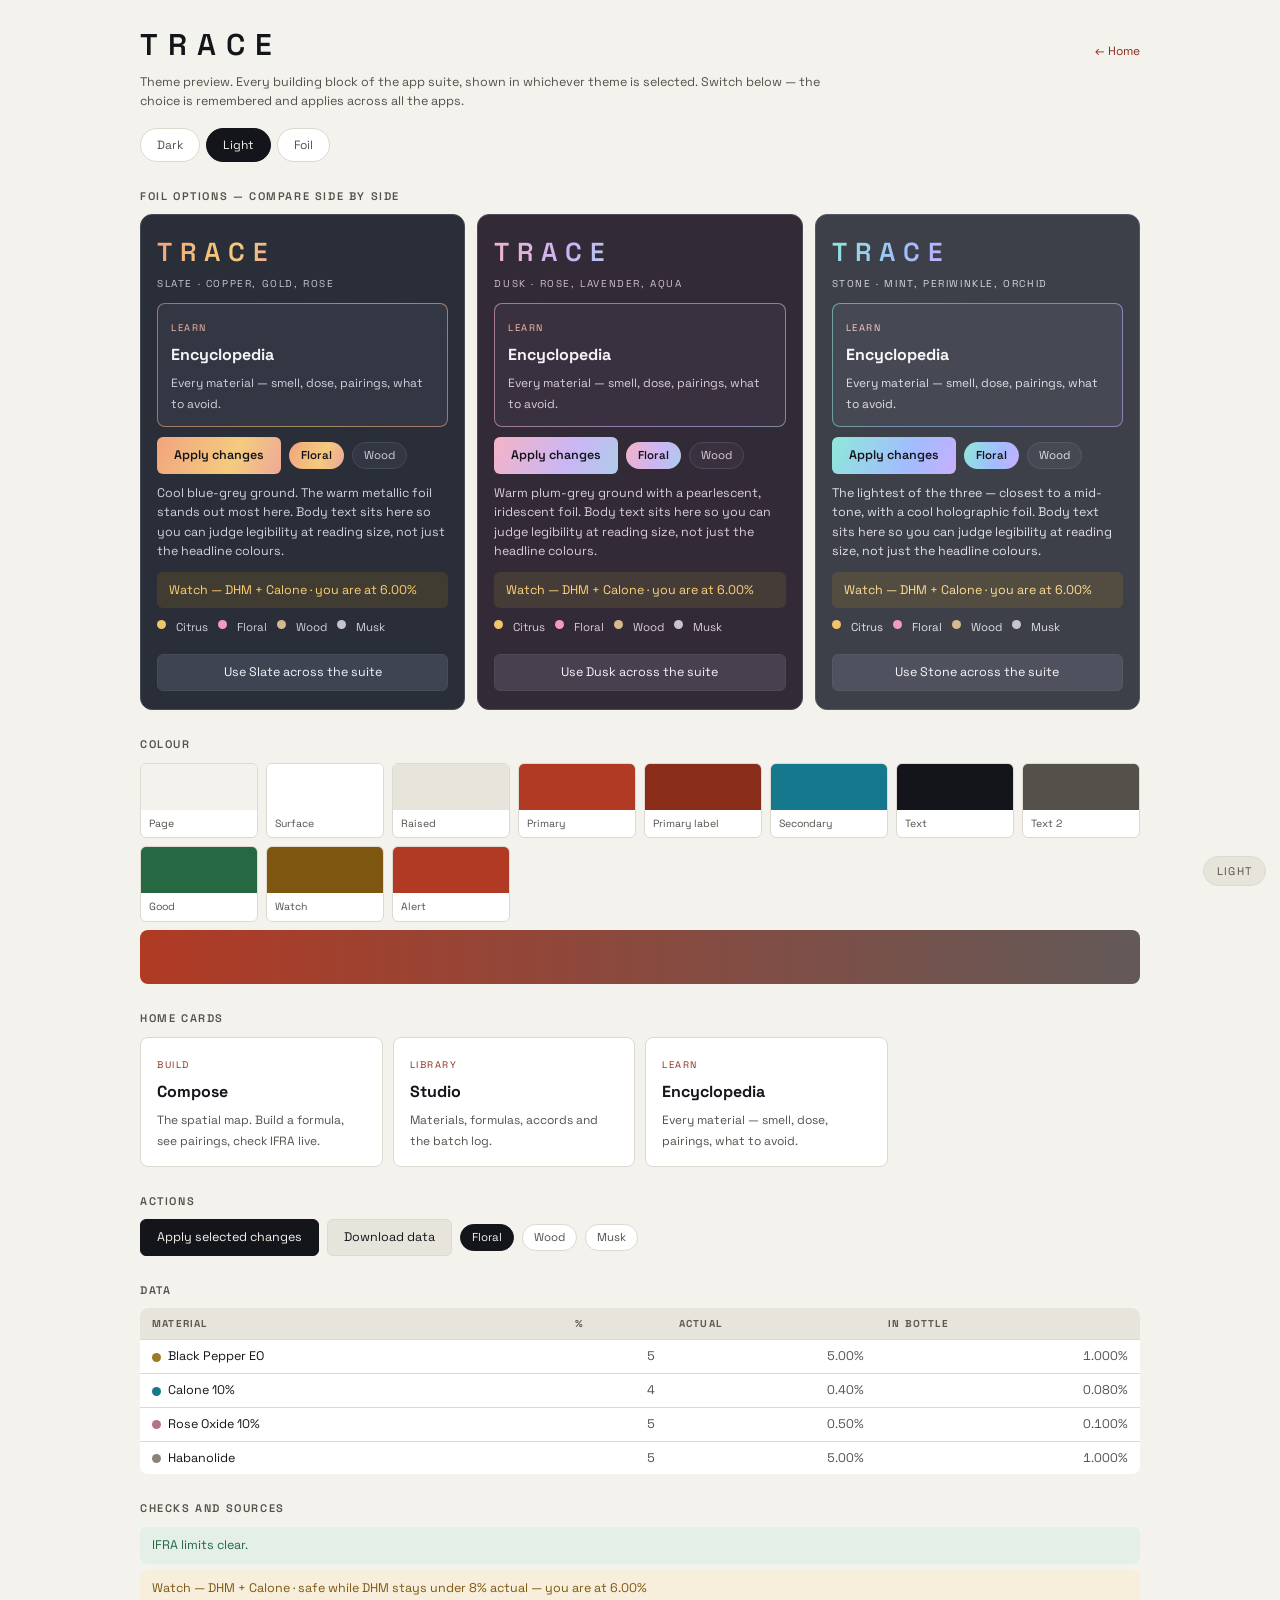
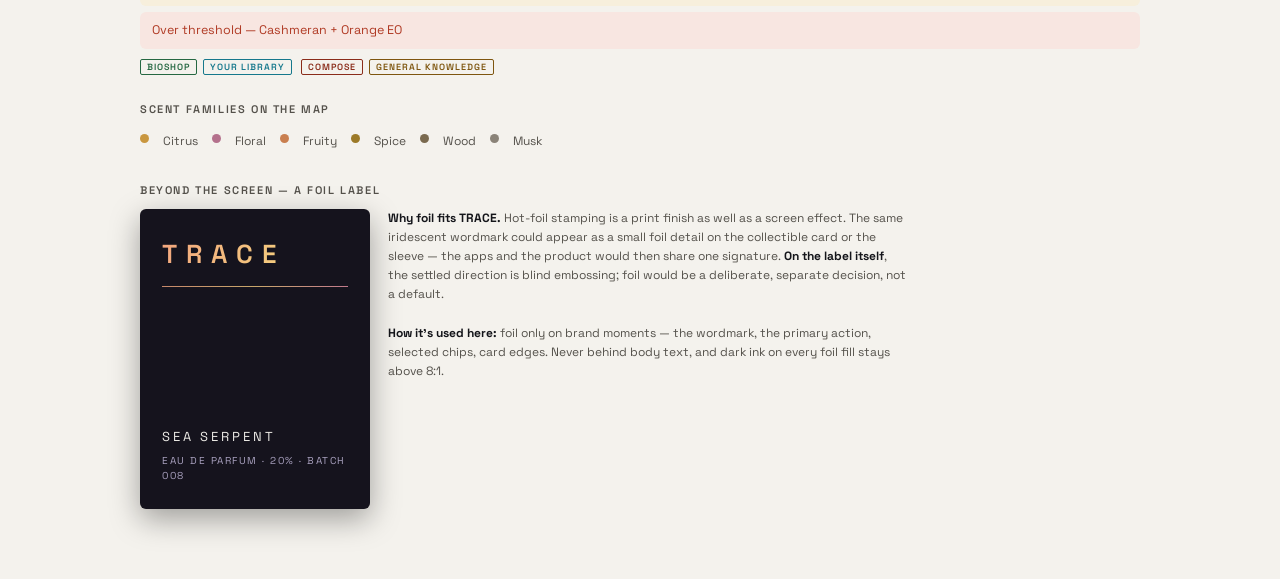
<file: foil-preview.html>
<!DOCTYPE html>
<html lang="en">
<head>
<meta charset="utf-8">
<meta name="viewport" content="width=device-width,initial-scale=1">
<link rel="stylesheet" href="theme.css">
<script src="theme.js"></script>
<link rel="icon" href="icon.svg" type="image/svg+xml">
<title>TRACE — Theme preview</title>
<style>
*{box-sizing:border-box;margin:0;padding:0}
body{padding:22px 16px 70px}
.wrap{max-width:1000px;margin:0 auto}
header{display:flex;align-items:baseline;gap:14px;flex-wrap:wrap;margin-bottom:6px}
.mk{font-family:var(--font-display);font-size:30px;letter-spacing:10px;font-weight:600}
header a{margin-left:auto;color:var(--primary-t);text-decoration:none;font-size:12px}
.lede{font-size:12.5px;color:var(--text-2);margin:6px 0 16px;max-width:720px;line-height:1.55}
.pick{display:flex;gap:6px;margin-bottom:22px}
.pick button{font:inherit;font-size:12px;padding:7px 16px;border-radius:18px;border:1px solid var(--line);
 background:var(--surface);color:var(--text-2);cursor:pointer}
.pick button.cur{background:var(--text);color:var(--bg);border-color:var(--text)}
h2{font-size:11px;letter-spacing:1.6px;text-transform:uppercase;color:var(--text-2);margin:26px 0 10px;font-weight:600}
.sw{display:grid;grid-template-columns:repeat(auto-fill,minmax(118px,1fr));gap:8px}
.sw div{border-radius:6px;overflow:hidden;border:1px solid var(--line);font-size:10.5px;background:var(--surface)}
.sw i{display:block;height:46px}
.sw span{display:block;padding:6px 8px;color:var(--text-2)}
.foilbar{height:54px;border-radius:8px;background:var(--foil, linear-gradient(90deg,var(--primary),var(--secondary)));
 background-size:200% 100%;animation:foil-shift 14s linear infinite;margin-top:8px}
.grid{display:grid;grid-template-columns:repeat(auto-fill,minmax(220px,1fr));gap:10px}
.card{display:block;text-decoration:none;color:inherit;background:var(--surface);border:1px solid var(--line);
 border-radius:8px;padding:15px 16px}
.card .tag{font-size:9.5px;letter-spacing:1.5px;text-transform:uppercase;color:var(--primary-t)}
.card b{display:block;font-size:16px;margin:6px 0 5px}
.card span.d{font-size:12px;color:var(--text-2);line-height:1.5}
.row{display:flex;gap:8px;flex-wrap:wrap;align-items:center}
button.pri,button.gh{font:inherit;font-size:12.5px;padding:8px 16px;border-radius:6px;cursor:pointer}
button.pri{background:var(--text);color:var(--bg);border:1px solid var(--text)}
button.gh{background:var(--surface3);color:var(--text);border:1px solid var(--line)}
.chip{border:1px solid var(--line);background:var(--surface);color:var(--text-2);border-radius:14px;padding:4px 11px;font:inherit;font-size:11.5px;cursor:pointer}
.chip.on{background:var(--text);color:var(--bg);border-color:var(--text)}
table{width:100%;border-collapse:collapse;font-size:12.5px;background:var(--surface);border-radius:8px;overflow:hidden}
th{font-size:10px;letter-spacing:1.2px;text-transform:uppercase;color:var(--text-3);text-align:left;padding:8px 12px;background:var(--surface3)}
td{padding:7px 12px;border-top:1px solid var(--line);color:var(--text-2)}
td:first-child{color:var(--text)} td.n{text-align:right;font-variant-numeric:tabular-nums}
.dot{display:inline-block;width:9px;height:9px;border-radius:50%;margin-right:7px;vertical-align:middle}
.msg{font-size:12.5px;padding:9px 12px;border-radius:6px;margin-bottom:6px}
.m-ok{background:var(--goodbg);color:var(--good)} .m-w{background:var(--warnbg);color:var(--warn)} .m-b{background:var(--badbg);color:var(--bad)}
.tagp{font-size:9px;letter-spacing:1px;padding:1px 6px;border-radius:2px;border:1px solid currentColor;font-weight:600;margin-right:6px}
.fams span{display:inline-flex;align-items:center;font-size:12px;color:var(--text-2);margin:0 14px 6px 0}
.labelwrap{display:flex;gap:18px;flex-wrap:wrap;align-items:flex-start}
.label{width:230px;height:300px;border-radius:6px;background:#15131D;position:relative;padding:26px 22px;
 box-shadow:0 10px 30px rgba(0,0,0,.35);display:flex;flex-direction:column;justify-content:space-between}
.label .lw{font-family:var(--font-display);font-size:26px;letter-spacing:9px;font-weight:600;
 background:linear-gradient(115deg,#F2A57E 0%,#F4CB7E 33%,#EC93A8 66%,#F2A57E 100%);
 background-size:200% auto;-webkit-background-clip:text;background-clip:text;color:transparent;animation:foil-shift 14s linear infinite}
.label .hl{height:1px;background:linear-gradient(90deg,#F2A57E,#F4CB7E,#EC93A8);opacity:.8}
.label .nm{font-size:13px;letter-spacing:3px;color:#EDEBE6;text-transform:uppercase}
.label .sp{font-size:10px;letter-spacing:1.5px;color:#A9A1BF;text-transform:uppercase}
.note{font-size:12px;color:var(--text-2);line-height:1.6;max-width:520px}
.note b{color:var(--text)}
.opts{display:grid;grid-template-columns:repeat(auto-fit,minmax(290px,1fr));gap:12px;margin-bottom:8px}
.opt{background:var(--bg);color:var(--text);border-radius:12px;padding:18px 16px;border:1px solid var(--line)}
.opt .mk{font-size:26px;letter-spacing:8px}
.opt .on-t{font-size:10px;letter-spacing:1.6px;text-transform:uppercase;color:var(--text-3);margin:4px 0 12px}
.opt p{font-size:12.5px;color:var(--text-2);line-height:1.55;margin:10px 0}
.opt .card{padding:12px 13px}
.opt .row{margin-top:10px}
.opt .use{margin-top:12px;width:100%}
.opt .fams span{margin-right:10px;font-size:11.5px}
@media (prefers-reduced-motion: reduce){.foilbar,.label .lw{animation:none}}
</style>
</head>
<body>
<div class="wrap">
<header><span class="mk">TRACE</span><a href="home.html">← Home</a></header>
<div class="lede">Theme preview. Every building block of the app suite, shown in whichever theme is selected.
Switch below — the choice is remembered and applies across all the apps.</div>
<div class="pick" id="pick"></div>
<h2>Foil options — compare side by side</h2>
<div class="opts">
  <div class="opt foil fv-slate">
    <span class="mk">TRACE</span><div class="on-t">Slate · copper, gold, rose</div>
    <a class="card" href="#"><span class="tag">Learn</span><b>Encyclopedia</b><span class="d">Every material — smell, dose, pairings, what to avoid.</span></a>
    <div class="row"><button class="pri">Apply changes</button><button class="chip on">Floral</button><button class="chip">Wood</button></div>
    <p>Cool blue-grey ground. The warm metallic foil stands out most here. Body text sits here so you can judge legibility at reading size, not just the headline colours.</p>
    <div class="msg m-w">Watch — DHM + Calone · you are at 6.00%</div>
    <div class="fams"><span><span class="dot" style="background:var(--fam-citrus)"></span>Citrus</span><span><span class="dot" style="background:var(--fam-floral)"></span>Floral</span><span><span class="dot" style="background:var(--fam-wood)"></span>Wood</span><span><span class="dot" style="background:var(--fam-musk)"></span>Musk</span></div>
    <button class="gh use" data-v="slate">Use Slate across the suite</button>
  </div>
  <div class="opt foil fv-dusk">
    <span class="mk">TRACE</span><div class="on-t">Dusk · rose, lavender, aqua</div>
    <a class="card" href="#"><span class="tag">Learn</span><b>Encyclopedia</b><span class="d">Every material — smell, dose, pairings, what to avoid.</span></a>
    <div class="row"><button class="pri">Apply changes</button><button class="chip on">Floral</button><button class="chip">Wood</button></div>
    <p>Warm plum-grey ground with a pearlescent, iridescent foil. Body text sits here so you can judge legibility at reading size, not just the headline colours.</p>
    <div class="msg m-w">Watch — DHM + Calone · you are at 6.00%</div>
    <div class="fams"><span><span class="dot" style="background:var(--fam-citrus)"></span>Citrus</span><span><span class="dot" style="background:var(--fam-floral)"></span>Floral</span><span><span class="dot" style="background:var(--fam-wood)"></span>Wood</span><span><span class="dot" style="background:var(--fam-musk)"></span>Musk</span></div>
    <button class="gh use" data-v="dusk">Use Dusk across the suite</button>
  </div>
  <div class="opt foil fv-stone">
    <span class="mk">TRACE</span><div class="on-t">Stone · mint, periwinkle, orchid</div>
    <a class="card" href="#"><span class="tag">Learn</span><b>Encyclopedia</b><span class="d">Every material — smell, dose, pairings, what to avoid.</span></a>
    <div class="row"><button class="pri">Apply changes</button><button class="chip on">Floral</button><button class="chip">Wood</button></div>
    <p>The lightest of the three — closest to a mid-tone, with a cool holographic foil. Body text sits here so you can judge legibility at reading size, not just the headline colours.</p>
    <div class="msg m-w">Watch — DHM + Calone · you are at 6.00%</div>
    <div class="fams"><span><span class="dot" style="background:var(--fam-citrus)"></span>Citrus</span><span><span class="dot" style="background:var(--fam-floral)"></span>Floral</span><span><span class="dot" style="background:var(--fam-wood)"></span>Wood</span><span><span class="dot" style="background:var(--fam-musk)"></span>Musk</span></div>
    <button class="gh use" data-v="stone">Use Stone across the suite</button>
  </div>
</div>

<h2>Colour</h2>
<div class="sw" id="sw"></div>
<div class="foilbar" title="Foil gradient — foil theme only"></div>

<h2>Home cards</h2>
<div class="grid">
  <a class="card" href="#"><span class="tag">Build</span><b>Compose</b><span class="d">The spatial map. Build a formula, see pairings, check IFRA live.</span></a>
  <a class="card" href="#"><span class="tag">Library</span><b>Studio</b><span class="d">Materials, formulas, accords and the batch log.</span></a>
  <a class="card" href="#"><span class="tag">Learn</span><b>Encyclopedia</b><span class="d">Every material — smell, dose, pairings, what to avoid.</span></a>
</div>

<h2>Actions</h2>
<div class="row">
  <button class="pri">Apply selected changes</button>
  <button class="gh">Download data</button>
  <button class="chip on">Floral</button><button class="chip">Wood</button><button class="chip">Musk</button>
</div>

<h2>Data</h2>
<table>
 <tr><th>Material</th><th>%</th><th>Actual</th><th>In bottle</th></tr>
 <tr><td><span class="dot" style="background:var(--fam-spice)"></span>Black Pepper EO</td><td class="n">5</td><td class="n">5.00%</td><td class="n">1.000%</td></tr>
 <tr><td><span class="dot" style="background:var(--secondary)"></span>Calone 10%</td><td class="n">4</td><td class="n">0.40%</td><td class="n">0.080%</td></tr>
 <tr><td><span class="dot" style="background:var(--fam-floral)"></span>Rose Oxide 10%</td><td class="n">5</td><td class="n">0.50%</td><td class="n">0.100%</td></tr>
 <tr><td><span class="dot" style="background:var(--fam-musk)"></span>Habanolide</td><td class="n">5</td><td class="n">5.00%</td><td class="n">1.000%</td></tr>
</table>

<h2>Checks and sources</h2>
<div class="msg m-ok">IFRA limits clear.</div>
<div class="msg m-w">Watch — DHM + Calone · safe while DHM stays under 8% actual — you are at 6.00%</div>
<div class="msg m-b">Over threshold — Cashmeran + Orange EO</div>
<div style="margin-top:8px;font-size:12px">
 <span class="tagp" style="color:var(--good)">BIOSHOP</span><span class="tagp" style="color:var(--secondary)">YOUR LIBRARY</span>
 <span class="tagp" style="color:var(--primary-t)">COMPOSE</span><span class="tagp" style="color:var(--warn)">GENERAL KNOWLEDGE</span>
</div>

<h2>Scent families on the map</h2>
<div class="fams" id="fams"></div>

<h2>Beyond the screen — a foil label</h2>
<div class="labelwrap">
  <div class="label"><div><div class="lw">TRACE</div><div class="hl" style="margin-top:12px"></div></div>
   <div><div class="nm">Sea Serpent</div><div class="sp" style="margin-top:6px">Eau de parfum · 20% · Batch 008</div></div></div>
  <div class="note"><b>Why foil fits TRACE.</b> Hot-foil stamping is a print finish as well as a screen effect. The same
  iridescent wordmark could appear as a small foil detail on the collectible card or the sleeve — the apps and the product
  would then share one signature. <b>On the label itself</b>, the settled direction is blind embossing; foil would be a
  deliberate, separate decision, not a default.<br><br>
  <b>How it's used here:</b> foil only on brand moments — the wordmark, the primary action, selected chips, card edges.
  Never behind body text, and dark ink on every foil fill stays above 8:1.</div>
</div>
</div>
<script>
const P=document.getElementById('pick');
[['dark','Dark'],['light','Light'],['foil','Foil']].forEach(([k,l])=>{const b=document.createElement('button');b.textContent=l;b.dataset.k=k;
 b.onclick=()=>{window.TRACEtheme.set(k);mark();};P.append(b);});
function mark(){P.querySelectorAll('button').forEach(b=>b.classList.toggle('cur',b.dataset.k===window.TRACEtheme.get()));}
const SW=[['--bg','Page'],['--surface','Surface'],['--surface3','Raised'],['--primary','Primary'],['--primary-t','Primary label'],
 ['--secondary','Secondary'],['--text','Text'],['--text-2','Text 2'],['--good','Good'],['--warn','Watch'],['--bad','Alert']];
const sw=document.getElementById('sw');
SW.forEach(([v,l])=>{const d=document.createElement('div');const i=document.createElement('i');i.style.background='var('+v+')';
 const s=document.createElement('span');s.textContent=l;d.append(i,s);sw.append(d);});
const F=document.getElementById('fams');
[['--fam-citrus','Citrus'],['--fam-floral','Floral'],['--fam-fruity','Fruity'],['--fam-spice','Spice'],['--fam-wood','Wood'],['--fam-musk','Musk']]
 .forEach(([v,l])=>{const s=document.createElement('span');s.innerHTML='<span class="dot" style="background:var('+v+')"></span>'+l;F.append(s);});
document.querySelectorAll('.use').forEach(b=>b.onclick=()=>{window.TRACEtheme.setFoil(b.dataset.v);mark();document.querySelectorAll('.use').forEach(x=>x.textContent=x.dataset.v===b.dataset.v?'In use across the suite':'Use '+x.dataset.v[0].toUpperCase()+x.dataset.v.slice(1)+' across the suite');});
document.addEventListener('trace:theme',mark);
document.addEventListener('DOMContentLoaded',mark);mark();
</script>
</body>
</html>
</file>
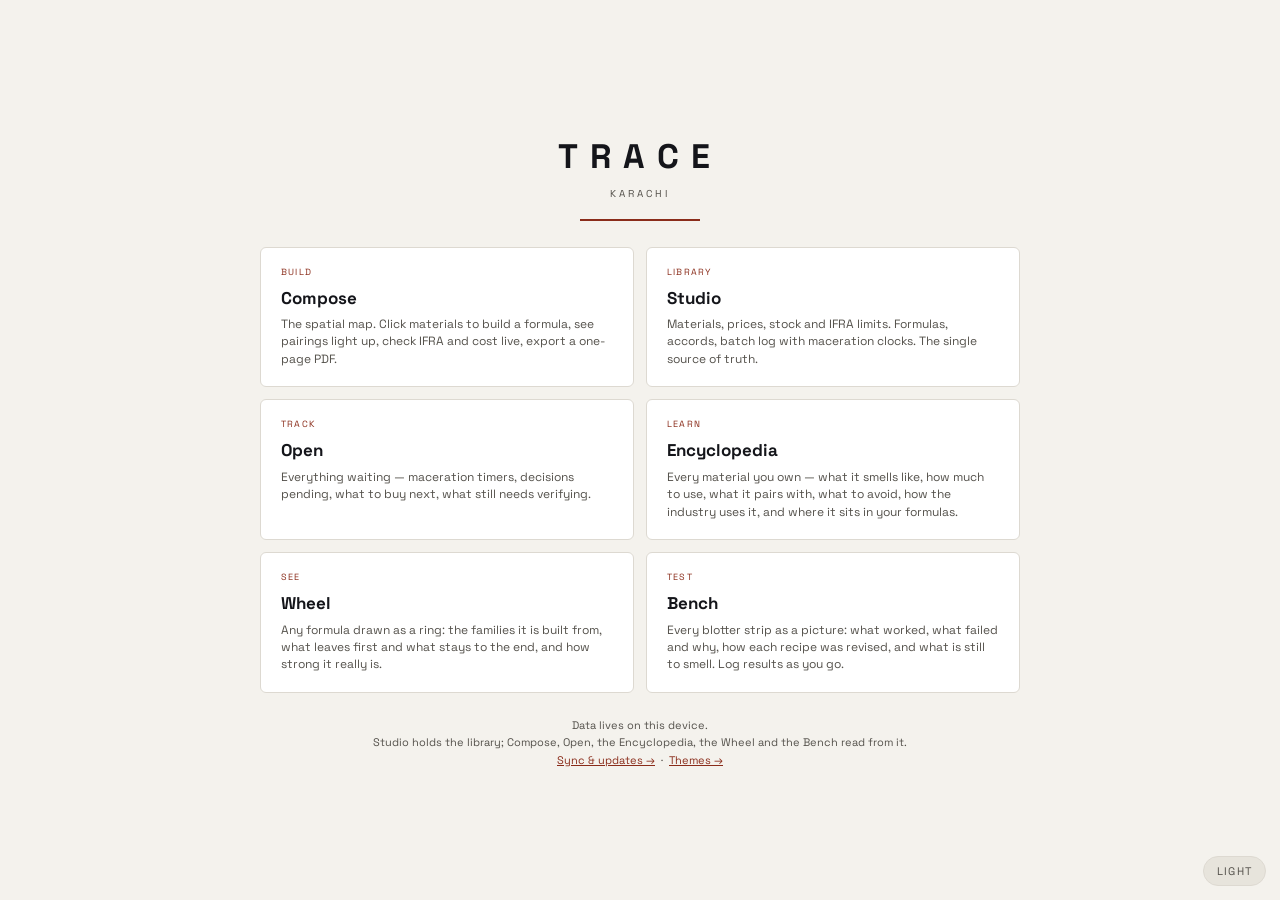
<file: home.html>
<!DOCTYPE html>
<html lang="en">
<head>
<meta charset="utf-8">
<meta name="viewport" content="width=device-width,initial-scale=1">
<meta name="theme-color" content="var(--text)">
<link rel="stylesheet" href="theme.css">
<script src="theme.js"></script>
<link rel="icon" href="icon.svg" type="image/svg+xml">
<title>TRACE</title>
<style>
*{box-sizing:border-box;margin:0;padding:0}
body{min-height:100vh;display:flex;align-items:center;justify-content:center;padding:24px}
.wrap{max-width:760px;width:100%}
header{text-align:center;margin-bottom:6px}
.mark{font-family:var(--font-display);font-size:34px;letter-spacing:12px;font-weight:700}
.sub{font-size:10px;letter-spacing:3px;color:var(--muted);text-transform:uppercase;margin-top:4px}
.rule{height:2px;background:var(--brass);margin:18px auto 26px;max-width:120px}
.grid{display:grid;grid-template-columns:1fr 1fr;gap:12px}
@media(max-width:600px){.grid{grid-template-columns:1fr}}
a.card{display:block;background:var(--paper);border:1px solid var(--line);border-radius:6px;
 padding:18px 20px;text-decoration:none;color:var(--ink);transition:border-color .15s,transform .15s}
a.card:hover{border-color:var(--brass);transform:translateY(-1px)}
a.card b{font-family:var(--font-display);font-size:17px;display:block;margin-bottom:5px}
a.card span{font-size:12px;color:var(--muted);line-height:1.45;display:block}
a.card .tag{font-size:9px;letter-spacing:1.2px;text-transform:uppercase;color:var(--brass);margin-bottom:7px;display:block}
.foot{text-align:center;font-size:11px;color:var(--muted);margin-top:24px;line-height:1.6}
</style>
</head>
<body class="home">
<div class="wrap">
<header>
  <div class="mark">TRACE</div>
  <div class="sub">Karachi</div>
</header>
<div class="rule"></div>

<div class="grid">
  <a class="card" href="compose-map.html">
    <span class="tag">Build</span>
    <b>Compose</b>
    <span>The spatial map. Click materials to build a formula, see pairings light up, check IFRA and cost live, export a one-page PDF.</span>
  </a>
  <a class="card" href="index.html">
    <span class="tag">Library</span>
    <b>Studio</b>
    <span>Materials, prices, stock and IFRA limits. Formulas, accords, batch log with maceration clocks. The single source of truth.</span>
  </a>
  <a class="card" href="open.html">
    <span class="tag">Track</span>
    <b>Open</b>
    <span>Everything waiting — maceration timers, decisions pending, what to buy next, what still needs verifying.</span>
  </a>
  <a class="card" href="encyclopedia.html">
    <span class="tag">Learn</span>
    <b>Encyclopedia</b>
    <span>Every material you own — what it smells like, how much to use, what it pairs with, what to avoid, how the industry uses it, and where it sits in your formulas.</span>
  </a>
  <a class="card" href="wheel.html">
    <span class="tag">See</span>
    <b>Wheel</b>
    <span>Any formula drawn as a ring: the families it is built from, what leaves first and what stays to the end, and how strong it really is.</span>
  </a>
  <a class="card" href="bench.html">
    <span class="tag">Test</span>
    <b>Bench</b>
    <span>Every blotter strip as a picture: what worked, what failed and why, how each recipe was revised, and what is still to smell. Log results as you go.</span>
  </a>
</div>

<div class="foot">
  Data lives on this device.<br>
  Studio holds the library; Compose, Open, the Encyclopedia, the Wheel and the Bench read from it.<br><a href="sync.html" style="color:var(--primary-t)">Sync &amp; updates →</a> &nbsp;·&nbsp; <a href="foil-preview.html" style="color:var(--primary-t)">Themes →</a>
</div>
</div>
</body>
</html>
</file>
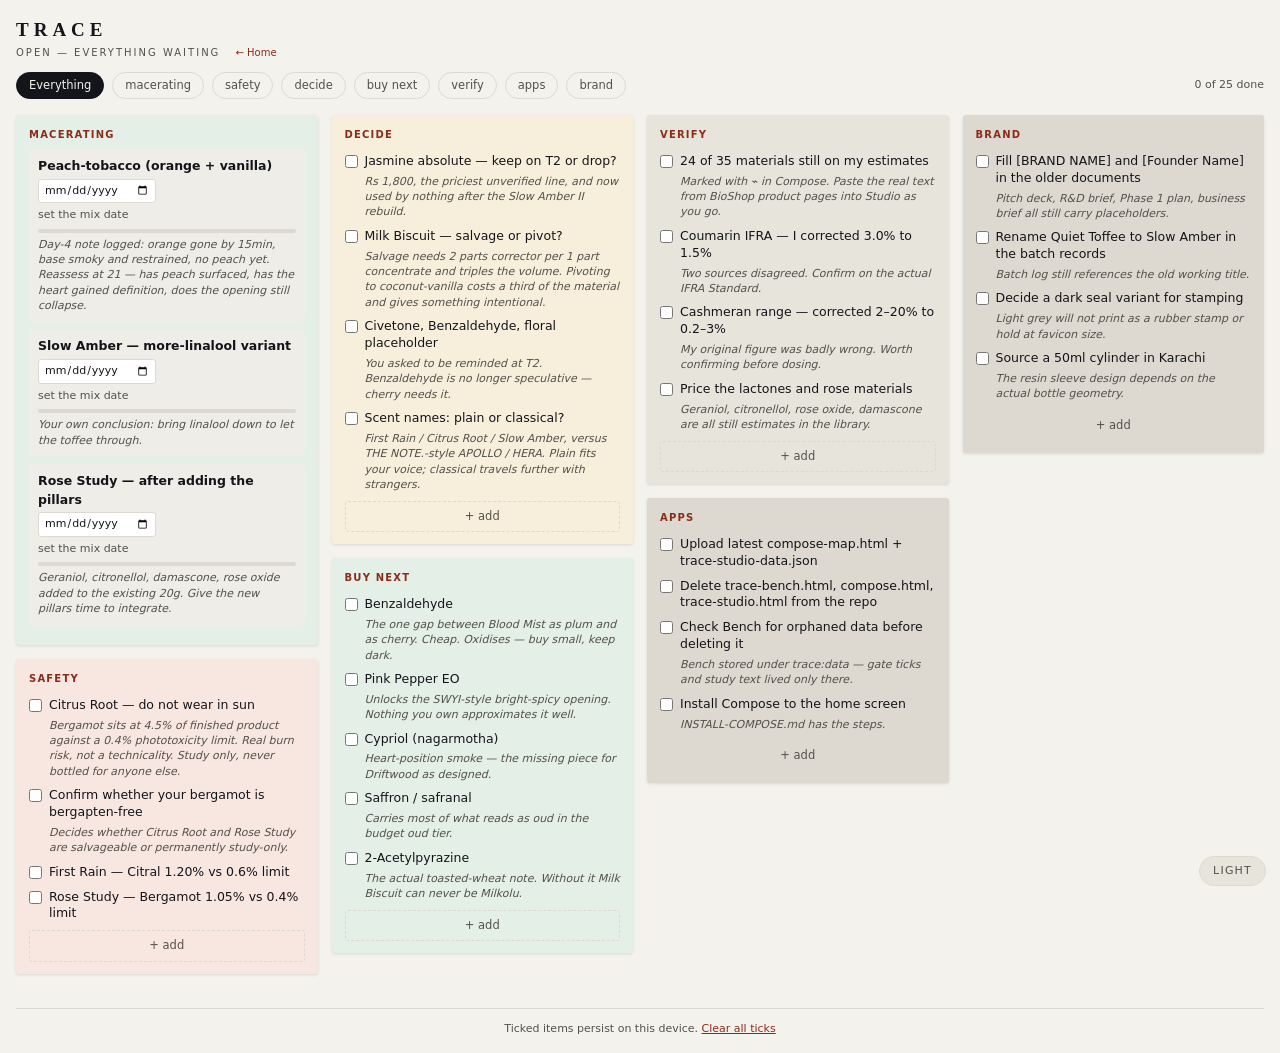
<file: open.html>
<!DOCTYPE html>
<html lang="en">
<head>
<meta charset="utf-8">
<meta name="viewport" content="width=device-width,initial-scale=1">
<title>TRACE — Open</title>
<link rel="stylesheet" href="theme.css">
<script src="theme.js"></script>
<style>
*{box-sizing:border-box;margin:0;padding:0}
body{background:var(--bone);color:var(--ink);font:14px/1.5 system-ui,-apple-system,sans-serif;padding:16px}
.wrap{max-width:1280px;margin:0 auto}
h1{font-family:Georgia,serif;font-size:19px;letter-spacing:5px}
.sub{font-size:10px;letter-spacing:2px;color:var(--muted);text-transform:uppercase;margin-bottom:4px}
.sub a{color:var(--brass);text-decoration:none;text-transform:none;letter-spacing:0;margin-left:10px}
.bar{display:flex;gap:8px;align-items:center;margin:12px 0 16px;flex-wrap:wrap}
.bar button{background:none;border:1px solid var(--line);border-radius:20px;padding:4px 12px;
 font:inherit;font-size:11.5px;color:var(--muted);cursor:pointer}
.bar button.on{background:var(--ink);color:var(--bone);border-color:var(--ink)}
.count{font-size:11px;color:var(--muted);margin-left:auto}
.board{columns:4 260px;column-gap:14px}
@media(max-width:900px){.board{columns:2 240px}}
@media(max-width:560px){.board{columns:1}}
.note{break-inside:avoid;margin:0 0 14px;padding:12px 13px;border-radius:3px;
 box-shadow:0 1px 3px rgba(60,45,40,.13);position:relative;display:inline-block;width:100%}
.note.y{background:var(--warnbg);color:var(--text)}.note.p{background:var(--badbg);color:var(--text)}.note.g{background:var(--goodbg);color:var(--text)}
.note.b{background:var(--surface3);color:var(--text)}.note.n{background:var(--line)}
.note h3{font-size:10px;letter-spacing:1.2px;text-transform:uppercase;color:var(--brass);margin-bottom:7px}
.note .why{display:block;font-size:11px;color:var(--text-2);line-height:1.4;margin-top:4px;font-style:italic}
label{display:flex;gap:7px;align-items:flex-start;padding:4px 0;font-size:12.5px;line-height:1.35;cursor:pointer}
label input{margin-top:2px;accent-color:var(--brass);flex-shrink:0}
label.done span{opacity:.45;text-decoration:line-through}
.clock{background:var(--surface2);border-radius:3px;padding:8px 9px;margin-bottom:8px}
.clock b{font-size:12.5px;display:block}
.clock input{border:1px solid var(--line);border-radius:3px;padding:2px 5px;font:inherit;font-size:11px;width:118px;margin-top:3px}
.clock .st{font-size:11px;margin-top:4px}
.clock .st.rdy{color:var(--good);font-weight:600}
.clock .st.wait{color:var(--muted)}
.prog{height:4px;background:var(--line);border-radius:3px;overflow:hidden;margin-top:5px}
.prog i{display:block;height:100%;background:var(--brass)}
.add{width:100%;border:1px dashed var(--line);background:none;border-radius:3px;padding:6px;
 font:inherit;font-size:11.5px;color:var(--muted);cursor:pointer;margin-top:4px}
.foot{font-size:11px;color:var(--muted);text-align:center;margin-top:20px;padding-top:12px;border-top:1px solid var(--line)}
</style>
</head>
<body>
<div class="wrap">
<h1>TRACE</h1>
<div class="sub">Open — everything waiting
   <a href="home.html" style="color:var(--brass);text-decoration:none;text-transform:none;letter-spacing:0;margin-left:10px">← Home</a></div>

<div class="bar" id="filters"></div>
<div class="board" id="board"></div>
<div class="foot">Ticked items persist on this device. <a href="#" id="reset" style="color:var(--brass)">Clear all ticks</a></div>
</div>

<script>
const $=s=>document.querySelector(s);
const KEY='trace:open';
const Store={
 async get(k){if(window.storage){try{const r=await window.storage.get(k,false);return r?r.value:null}catch(e){}}
  try{return localStorage.getItem(k)}catch(e){return null}},
 async set(k,v){if(window.storage){try{await window.storage.set(k,v,false);return}catch(e){}}
  try{localStorage.setItem(k,v)}catch(e){}}};
let S={done:{},dates:{},custom:{}};

const CLOCKS=[
 ['pt','Peach-tobacco (orange + vanilla)',21,'Day-4 note logged: orange gone by 15min, base smoky and restrained, no peach yet. Reassess at 21 — has peach surfaced, has the heart gained definition, does the opening still collapse.'],
 ['sa','Slow Amber — more-linalool variant',21,'Your own conclusion: bring linalool down to let the toffee through.'],
 ['rs','Rose Study — after adding the pillars',14,'Geraniol, citronellol, damascone, rose oxide added to the existing 20g. Give the new pillars time to integrate.'],
];

const NOTES=[
 ['SAFETY','p',[
  ['citrusroot','Citrus Root — do not wear in sun','Bergamot sits at 4.5% of finished product against a 0.4% phototoxicity limit. Real burn risk, not a technicality. Study only, never bottled for anyone else.'],
  ['bergfcf','Confirm whether your bergamot is bergapten-free','Decides whether Citrus Root and Rose Study are salvageable or permanently study-only.'],
  ['firstrain','First Rain — Citral 1.20% vs 0.6% limit',''],
  ['rosestudy','Rose Study — Bergamot 1.05% vs 0.4% limit',''],
 ]],
 ['DECIDE','y',[
  ['jasmine','Jasmine absolute — keep on T2 or drop?','Rs 1,800, the priciest unverified line, and now used by nothing after the Slow Amber II rebuild.'],
  ['milk','Milk Biscuit — salvage or pivot?','Salvage needs 2 parts corrector per 1 part concentrate and triples the volume. Pivoting to coconut-vanilla costs a third of the material and gives something intentional.'],
  ['t2cuts','Civetone, Benzaldehyde, floral placeholder','You asked to be reminded at T2. Benzaldehyde is no longer speculative — cherry needs it.'],
  ['scentnames','Scent names: plain or classical?','First Rain / Citrus Root / Slow Amber, versus THE NOTE.-style APOLLO / HERA. Plain fits your voice; classical travels further with strangers.'],
 ]],
 ['BUY NEXT','g',[
  ['benzald','Benzaldehyde','The one gap between Blood Mist as plum and as cherry. Cheap. Oxidises — buy small, keep dark.'],
  ['pinkpep','Pink Pepper EO','Unlocks the SWYI-style bright-spicy opening. Nothing you own approximates it well.'],
  ['cypriol','Cypriol (nagarmotha)','Heart-position smoke — the missing piece for Driftwood as designed.'],
  ['saffron','Saffron / safranal','Carries most of what reads as oud in the budget oud tier.'],
  ['pyrazine','2-Acetylpyrazine','The actual toasted-wheat note. Without it Milk Biscuit can never be Milkolu.'],
 ]],
 ['VERIFY','b',[
  ['ifra24','24 of 35 materials still on my estimates','Marked with ⌁ in Compose. Paste the real text from BioShop product pages into Studio as you go.'],
  ['coumarin','Coumarin IFRA — I corrected 3.0% to 1.5%','Two sources disagreed. Confirm on the actual IFRA Standard.'],
  ['cashmeran','Cashmeran range — corrected 2–20% to 0.2–3%','My original figure was badly wrong. Worth confirming before dosing.'],
  ['lactoneprice','Price the lactones and rose materials','Geraniol, citronellol, rose oxide, damascone are all still estimates in the library.'],
 ]],
 ['APPS','n',[
  ['upload','Upload latest compose-map.html + trace-studio-data.json',''],
  ['delold','Delete trace-bench.html, compose.html, trace-studio.html from the repo',''],
  ['benchdata','Check Bench for orphaned data before deleting it','Bench stored under trace:data — gate ticks and study text lived only there.'],
  ['install','Install Compose to the home screen','INSTALL-COMPOSE.md has the steps.'],
 ]],
 ['BRAND','n',[
  ['placeholders','Fill [BRAND NAME] and [Founder Name] in the older documents','Pitch deck, R&D brief, Phase 1 plan, business brief all still carry placeholders.'],
  ['rename','Rename Quiet Toffee to Slow Amber in the batch records','Batch log still references the old working title.'],
  ['sealdark','Decide a dark seal variant for stamping','Light grey will not print as a rubber stamp or hold at favicon size.'],
  ['bottles','Source a 50ml cylinder in Karachi','The resin sleeve design depends on the actual bottle geometry.'],
 ]],
];

function daysSince(d){if(!d)return null;const t=(Date.now()-new Date(d))/86400000;return isNaN(t)?null:Math.floor(t)}

function render(){
 const b=$('#board');b.innerHTML='';
 const filt=window._f||'all';

 if(filt==='all'||filt==='MACERATING'){
  const n=document.createElement('div');n.className='note g';
  n.innerHTML='<h3>Macerating</h3>';
  CLOCKS.forEach(([id,name,need,why])=>{
   const c=document.createElement('div');c.className='clock';
   const d=S.dates[id]||'';const el=daysSince(d);
   c.innerHTML='<b>'+name+'</b>';
   const inp=document.createElement('input');inp.type='date';inp.value=d;
   inp.onchange=()=>{S.dates[id]=inp.value;save();render()};
   c.append(inp);
   const st=document.createElement('div');
   if(el===null){st.className='st wait';st.textContent='set the mix date'}
   else if(el>=need){st.className='st rdy';st.textContent='ready — day '+el+' of '+need}
   else{st.className='st wait';st.textContent='day '+el+' of '+need+' · '+(need-el)+' to go'}
   c.append(st);
   const p=document.createElement('div');p.className='prog';
   const i=document.createElement('i');i.style.width=Math.min(100,el===null?0:el/need*100)+'%';
   p.append(i);c.append(p);
   if(why){const w=document.createElement('div');w.className='why';w.textContent=why;c.append(w)}
   n.append(c);
  });
  b.append(n);
 }

 NOTES.forEach(([title,cls,items])=>{
  if(filt!=='all'&&filt!==title)return;
  const n=document.createElement('div');n.className='note '+cls;
  n.innerHTML='<h3>'+title+'</h3>';
  items.forEach(([id,txt,why])=>{
   const l=document.createElement('label');
   const c=document.createElement('input');c.type='checkbox';c.checked=!!S.done[id];
   c.onchange=()=>{S.done[id]=c.checked;save();l.classList.toggle('done',c.checked);tally()};
   const s=document.createElement('span');s.innerHTML=txt+(why?'<span class="why">'+why+'</span>':'');
   l.append(c,s);if(c.checked)l.classList.add('done');
   n.append(l);
  });
  (S.custom[title]||[]).forEach((txt,ix)=>{
   const id='c_'+title+'_'+ix;
   const l=document.createElement('label');
   const c=document.createElement('input');c.type='checkbox';c.checked=!!S.done[id];
   c.onchange=()=>{S.done[id]=c.checked;save();l.classList.toggle('done',c.checked);tally()};
   const s=document.createElement('span');s.textContent=txt;
   l.append(c,s);if(c.checked)l.classList.add('done');
   n.append(l);
  });
  const add=document.createElement('button');add.className='add';add.textContent='+ add';
  add.onclick=()=>{const t=prompt('New item for '+title);if(!t)return;
   (S.custom[title]=S.custom[title]||[]).push(t);save();render()};
  n.append(add);
  b.append(n);
 });
 tally();
}
function tally(){
 let tot=0,done=0;
 NOTES.forEach(([t,,items])=>{items.forEach(([id])=>{tot++;if(S.done[id])done++});
  (S.custom[t]||[]).forEach((_,ix)=>{tot++;if(S.done['c_'+t+'_'+ix])done++})});
 $('#count').textContent=done+' of '+tot+' done';
}
function save(){Store.set(KEY,JSON.stringify(S))}

(async()=>{
 const v=await Store.get(KEY);
 if(v){try{S={...S,...JSON.parse(v)}}catch(e){}}
 const f=$('#filters');
 ['all','MACERATING',...NOTES.map(n=>n[0])].forEach(k=>{
  const btn=document.createElement('button');btn.textContent=k==='all'?'Everything':k.toLowerCase();
  if(k==='all')btn.classList.add('on');
  btn.onclick=()=>{window._f=k;[...f.querySelectorAll('button')].forEach(x=>x.classList.remove('on'));
   btn.classList.add('on');render()};
  f.append(btn);
 });
 const c=document.createElement('span');c.className='count';c.id='count';f.append(c);
 $('#reset').onclick=e=>{e.preventDefault();if(confirm('Clear every tick?')){S.done={};save();render()}};
 render();
})();
</script>
</body>
</html>
</file>
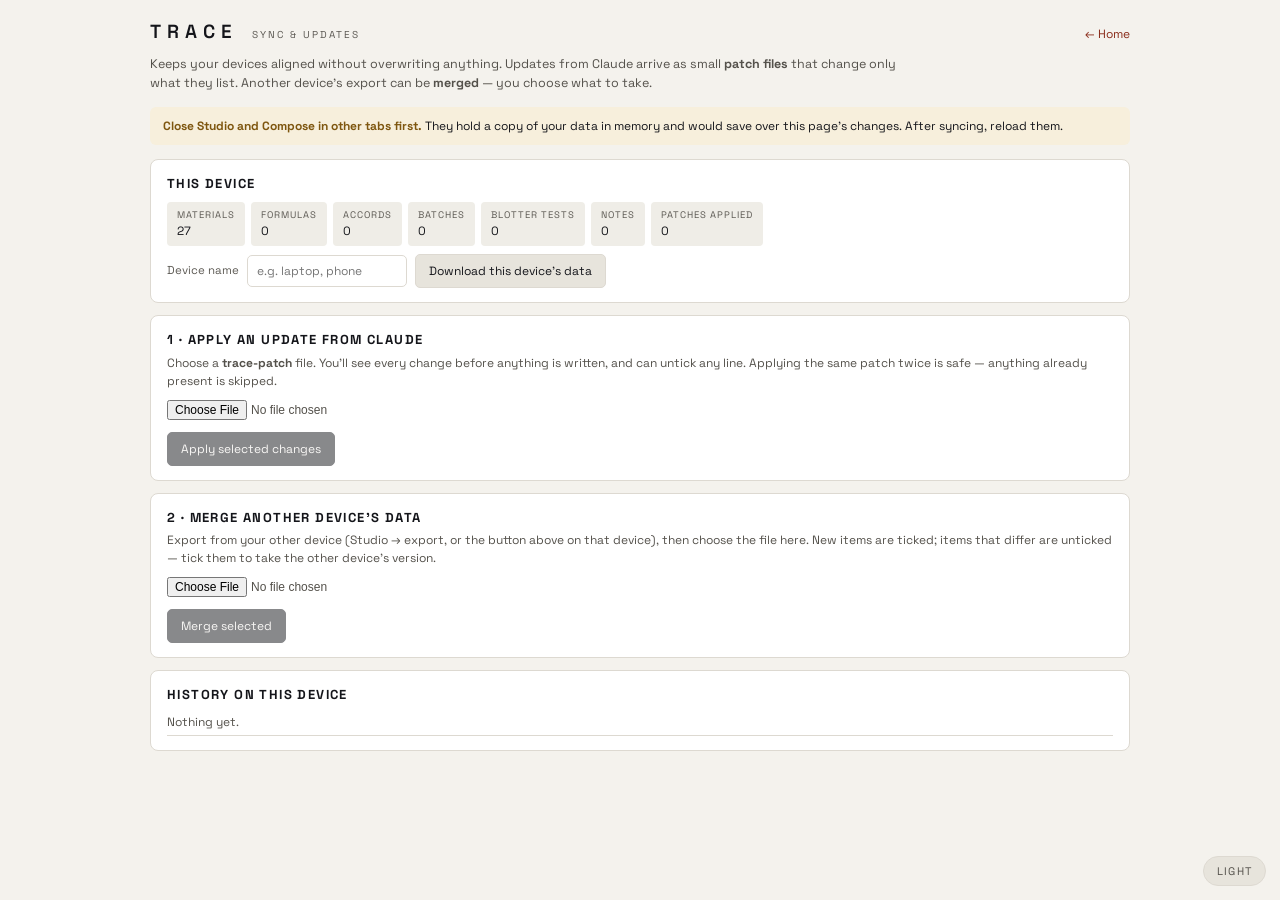
<file: sync.html>
<!DOCTYPE html>
<html lang="en">
<head>
<meta charset="utf-8">
<meta name="viewport" content="width=device-width,initial-scale=1">
<meta name="theme-color" content="#14151A">
<link rel="stylesheet" href="theme.css">
<script src="theme.js"></script>
<link rel="icon" href="icon.svg" type="image/svg+xml">
<title>TRACE — Sync</title>
<style>
*{box-sizing:border-box;margin:0;padding:0}
body{padding:18px 16px 60px}
.wrap{max-width:980px;margin:0 auto}
header{display:flex;align-items:baseline;gap:14px;flex-wrap:wrap}
.mk{font-family:var(--font-display);font-size:19px;letter-spacing:6px;font-weight:600}
.sub{font-size:10px;letter-spacing:2px;color:var(--text-3);text-transform:uppercase}
header a{margin-left:auto;color:var(--primary-t);text-decoration:none;font-size:12px}
.lede{font-size:12.5px;color:var(--text-2);margin:8px 0 14px;line-height:1.55;max-width:760px}
.warn{background:var(--warnbg);color:var(--text);border-radius:6px;padding:10px 13px;font-size:12px;margin-bottom:14px;line-height:1.5}
.warn b{color:var(--warn)}
.card{background:var(--surface);border:1px solid var(--line);border-radius:8px;padding:14px 16px;margin-bottom:12px}
.card h2{font-size:13px;letter-spacing:1.4px;text-transform:uppercase;margin-bottom:4px}
.card p.d{font-size:12px;color:var(--text-2);margin-bottom:10px;line-height:1.5}
.row{display:flex;gap:8px;flex-wrap:wrap;align-items:center}
button,.btn{font:inherit;font-size:12px;padding:7px 13px;border-radius:5px;border:1px solid var(--line);
 background:var(--surface3);color:var(--text);cursor:pointer}
button.pri{background:var(--text);color:var(--bg);border-color:var(--text)}
button:disabled{opacity:.5;cursor:default}
input[type=text]{padding:6px 9px;border-radius:5px;border:1px solid var(--line);font:inherit;font-size:12px}
input[type=file]{font-size:12px;color:var(--text-2)}
.stats{display:flex;gap:6px;flex-wrap:wrap;margin:8px 0}
.stats div{background:var(--surface2);border-radius:4px;padding:6px 10px;font-size:12px}
.stats i{display:block;font-style:normal;font-size:9.5px;letter-spacing:1px;color:var(--text-3);text-transform:uppercase}
.plan{margin-top:12px}
.grp{margin:12px 0 4px;font-size:11px;letter-spacing:1.3px;text-transform:uppercase;color:var(--text-2);display:flex;gap:8px;align-items:center}
.grp button{font-size:10.5px;padding:2px 8px}
.it{display:flex;gap:9px;align-items:flex-start;padding:6px 8px;border-radius:4px;font-size:12.5px}
.it:nth-child(odd){background:var(--surface2)}
.it input{margin-top:3px}
.it .nm{font-weight:600;min-width:170px}
.it .dt{color:var(--text-2);flex:1;font-size:12px}
.chip{font-size:10px;letter-spacing:.6px;padding:1px 7px;border-radius:3px;white-space:nowrap}
.c-add{color:var(--good);border:1px solid currentColor}
.c-update{color:var(--secondary);border:1px solid currentColor} :root.light .c-update{color:var(--secondary-d)}
.c-differs{color:var(--warn);border:1px solid currentColor}
.c-warn{color:var(--bad);border:1px solid currentColor}
details.x{margin-top:4px;font-size:11.5px;color:var(--text-2)}
details.x summary{cursor:pointer;color:var(--text-3)}
details.x .b{background:var(--surface);border-radius:4px;padding:6px 8px;margin-top:4px;white-space:pre-wrap;word-break:break-word}
.msg{font-size:12.5px;margin-top:10px;padding:9px 12px;border-radius:5px;background:var(--surface2)}
.msg.ok{color:var(--good)} .msg.err{color:var(--bad)}
.log{font-size:12px;color:var(--text-2);max-height:220px;overflow:auto}
.log div{padding:4px 0;border-bottom:1px solid var(--line)}
.log b{color:var(--text)}
.muted{font-size:11.5px;color:var(--text-3)}
</style>
</head>
<body>
<div class="wrap">
<header><span class="mk">TRACE</span><span class="sub">Sync &amp; updates</span><a href="home.html">← Home</a></header>
<div class="lede">Keeps your devices aligned without overwriting anything. Updates from Claude arrive as small
<b>patch files</b> that change only what they list. Another device's export can be <b>merged</b> — you choose what to take.</div>
<div class="warn"><b>Close Studio and Compose in other tabs first.</b> They hold a copy of your data in memory and would
save over this page's changes. After syncing, reload them.</div>

<div class="card">
  <h2>This device</h2>
  <div class="stats" id="stats"></div>
  <div class="row">
    <label class="muted">Device name</label>
    <input type="text" id="dev" placeholder="e.g. laptop, phone" style="width:160px">
    <button id="exp">Download this device's data</button>
  </div>
</div>

<div class="card">
  <h2>1 · Apply an update from Claude</h2>
  <p class="d">Choose a <b>trace-patch</b> file. You'll see every change before anything is written, and can untick any line.
  Applying the same patch twice is safe — anything already present is skipped.</p>
  <div class="row"><input type="file" id="pf" accept=".json,application/json"></div>
  <div id="pmeta" class="muted" style="margin-top:8px"></div>
  <div class="plan" id="pplan"></div>
  <div class="row" style="margin-top:10px"><button class="pri" id="papply" disabled>Apply selected changes</button></div>
  <div id="pmsg"></div>
</div>

<div class="card">
  <h2>2 · Merge another device's data</h2>
  <p class="d">Export from your other device (Studio → export, or the button above on that device), then choose the file here.
  New items are ticked; items that differ are unticked — tick them to take the other device's version.</p>
  <div class="row"><input type="file" id="mf" accept=".json,application/json"></div>
  <div class="plan" id="mplan"></div>
  <div class="row" style="margin-top:10px"><button class="pri" id="mapply" disabled>Merge selected</button></div>
  <div id="mmsg"></div>
</div>

<div class="card">
  <h2>History on this device</h2>
  <div class="log" id="log"></div>
</div>
</div>

<script>
const KEY='trace:studio', SKEY='trace:sync';
const Store={
 async get(k){if(window.storage){try{const r=await window.storage.get(k,false);return r?r.value:null}catch(e){}}
  try{return localStorage.getItem(k)}catch(e){return null}},
 async set(k,v){if(window.storage){try{await window.storage.set(k,v,false);return true}catch(e){}}
  try{localStorage.setItem(k,v);return true}catch(e){return false}}};
const $=s=>document.querySelector(s);
const nk=s=>String(s==null?'':s).trim().toLowerCase();
const uid=()=>Math.random().toString(36).slice(2,9);
const clone=o=>JSON.parse(JSON.stringify(o));
const blank=v=>v===undefined||v===null||v===''||v===false;
const eq=(a,b)=>JSON.stringify(blank(a)?null:a)===JSON.stringify(blank(b)?null:b);
// defaults an accord or formula has when a field was never set
const normF=(c,k,v)=>blank(v)?(k==='conc'&&c==='acc'?100:(k==='mac'&&c==='acc'?0:null)):v;
const el=(t,c,x)=>{const e=document.createElement(t);if(c)e.className=c;if(x!=null)e.textContent=x;return e;};
const trunc=(s,n)=>{s=typeof s==='string'?s:JSON.stringify(s);return s&&s.length>n?s.slice(0,n)+'…':s;};
let D=null, SY=null, PATCH=null, PLAN=[], OTHER=null, MPLAN=[];

function ensure(x){x=x||{};['mat','acc','form','bat','notes','tests'].forEach(k=>{if(!Array.isArray(x[k]))x[k]=[]});return x;}
const findMat=(X,n)=>X.mat.find(m=>nk(m.name)===nk(n));
const namesOf=(X,items)=>{const by={};X.mat.forEach(m=>by[m.id]=m.name);return (items||[]).map(i=>({name:by[i.ref]||'?',pct:i.pct}));};
function refsOf(X,items){const out=[],miss=[];(items||[]).forEach(i=>{const m=findMat(X,i.name);if(m)out.push({ref:m.id,acc:false,pct:i.pct});else miss.push(i.name);});return{out,miss};}
function log(action,detail){SY.log.unshift({when:new Date().toISOString(),action,detail});SY.log=SY.log.slice(0,200);}

// ---------- patch operations: each returns {status, detail, diffs} and mutates X ----------
function runOp(X,op){
 switch(op.op){
 case 'add_mat':{ if(findMat(X,op.name))return{status:'same'};
   X.mat.push(Object.assign({id:uid(),name:op.name},clone(op.fields||{})));return{status:'add',detail:'new material'}; }
 case 'set_mat':{ const m=findMat(X,op.name); if(!m)return{status:'warn',detail:'material not in your library'};
   const diffs=[];Object.entries(op.fields||{}).forEach(([k,v])=>{if(!eq(m[k],v)){diffs.push([k,m[k],v]);m[k]=clone(v);}});
   return diffs.length?{status:'update',detail:diffs.map(x=>x[0]).join(', '),diffs}:{status:'same'}; }
 case 'upsert_form': case 'upsert_acc':{
   const coll=op.op==='upsert_form'?'form':'acc'; const {out,miss}=refsOf(X,op.items);
   if(miss.length)return{status:'warn',detail:'missing materials: '+miss.join(', ')};
   const ex=X[coll].find(f=>nk(f.name)===nk(op.name));
   const fields={conc:op.conc,mac:op.mac,parked:op.parked||'',note:op.note||''};
   if(!ex){X[coll].push(Object.assign({id:uid(),name:op.name},fields,{items:out}));return{status:'add',detail:op.items.length+' materials'};}
   const diffs=[];Object.entries(fields).forEach(([k,v])=>{if(!eq(normF(coll,k,ex[k]),normF(coll,k,v))){diffs.push([k,ex[k],v]);ex[k]=v;}});
   const before=namesOf(X,ex.items);
   if(!eq(before,op.items)){diffs.push(['materials',before.map(i=>i.name+' '+i.pct).join(', '),op.items.map(i=>i.name+' '+i.pct).join(', ')]);ex.items=out;}
   return diffs.length?{status:'update',detail:diffs.map(x=>x[0]).join(', '),diffs}:{status:'same'}; }
 case 'upsert_batch':{
   const fo=X.form.find(f=>nk(f.name)===nk(op.form)); let b=X.bat.find(x=>String(x.no)===String(op.no));
   const snap=(op.snapshot||[]).map(s=>{const m=findMat(X,s.name);return{name:s.name,ref:m?m.id:null,pct:s.pct};});
   if(!b){ if(!fo)return{status:'warn',detail:'formula "'+op.form+'" not found'};
     X.bat.push({id:uid(),no:op.no,date:op.date,wt:op.wt,form:fo.id,note:op.note||'',evals:[],snapshot:snap,snapshot_note:op.snapshot_note||''});
     return{status:'add',detail:(op.form||'')+' · '+op.date}; }
   const diffs=[];
   [['date',op.date],['wt',op.wt],['note',op.note||''],['snapshot_note',op.snapshot_note||'']].forEach(([k,v])=>{if(!eq(b[k],v)){diffs.push([k,b[k],v]);b[k]=v;}});
   const sb=(b.snapshot||[]).map(s=>({name:s.name,pct:s.pct}));
   if(snap.length&&!eq(sb,op.snapshot)){diffs.push(['snapshot',sb.length+' materials',snap.length+' materials']);b.snapshot=snap;}
   if(fo&&b.form!==fo.id){const cur=X.form.find(f=>f.id===b.form);if(!cur||nk(cur.name)!==nk(fo.name)){diffs.push(['formula',cur?cur.name:'—',fo.name]);b.form=fo.id;}}
   return diffs.length?{status:'update',detail:diffs.map(x=>x[0]).join(', '),diffs}:{status:'same'}; }
 case 'batch_eval':{ const b=X.bat.find(x=>String(x.no)===String(op.no)); if(!b)return{status:'warn',detail:'batch '+op.no+' not found'};
   b.evals=b.evals||[]; if(b.evals.some(e=>e.t===op.t&&e.n===op.n))return{status:'same'};
   b.evals.push({t:op.t,n:op.n});return{status:'add',detail:'batch '+op.no+' · '+op.t}; }
 case 'upsert_test':{ X.tests=X.tests||[]; const ex=X.tests.find(t=>nk(t.id)===nk(op.id));
   if(!ex){X.tests.push(Object.assign({id:op.id},clone(op.fields||{})));return{status:'add',detail:((op.fields||{}).series||'')+' · '+((op.fields||{}).verdict||'')};}
   const diffs=[];Object.entries(op.fields||{}).forEach(([k,v])=>{if(!eq(ex[k],v)){diffs.push([k,ex[k],v]);ex[k]=clone(v);}});
   return diffs.length?{status:'update',detail:diffs.map(x=>x[0]).join(', '),diffs}:{status:'same'}; }
 case 'add_note':{ if(X.notes.some(n=>n.id===op.id||n.text===op.text))return{status:'same'};
   X.notes.push({id:op.id||uid(),text:op.text});return{status:'add',detail:trunc(op.text,90)}; }
 default: return{status:'warn',detail:'unknown operation '+op.op};
 }}
const GROUPS=[['add_mat','Materials added'],['set_mat','Material data updated'],['upsert_form','Formulas'],['upsert_acc','Accords'],
 ['upsert_batch','Batch records'],['batch_eval','Batch evaluations'],['upsert_test','Blotter tests'],['add_note','Notes']];
const label=o=>o.name||(o.no?('Batch '+o.no):'')||(o.op==='upsert_test'?o.id:'')||(o.op==='add_note'?'note':'');

function showDiffs(row,diffs){if(!diffs||!diffs.length)return;const d=el('details','x');d.append(el('summary',null,'show changes'));
 diffs.slice(0,6).forEach(([k,a,b])=>{const x=el('div','b');x.textContent=k+'\n  was: '+trunc(a,400)+'\n  now: '+trunc(b,400);d.append(x);});row.querySelector('.dt').append(d);}

function renderPatchPlan(){
 const box=$('#pplan');box.innerHTML='';const sim=clone(D);let n={add:0,update:0,same:0,warn:0};
 PLAN=PATCH.ops.map((op,i)=>{const r=runOp(sim,op);n[r.status]++;return Object.assign({i,op,on:r.status==='add'||r.status==='update'},r);});
 const s=el('div','muted');s.textContent=`${n.add} to add · ${n.update} to update · ${n.same} already up to date (hidden) · ${n.warn} need attention`;box.append(s);
 GROUPS.forEach(([k,title])=>{const rows=PLAN.filter(p=>p.op.op===k&&p.status!=='same');if(!rows.length)return;
  const g=el('div','grp');g.append(document.createTextNode(title+' · '+rows.length));
  const all=el('button',null,'all');all.onclick=()=>{rows.forEach(r=>{if(r.status!=='warn')r.on=true});renderRows();};
  const none=el('button',null,'none');none.onclick=()=>{rows.forEach(r=>r.on=false);renderRows();};g.append(all,none);box.append(g);
  const list=el('div');list.dataset.k=k;box.append(list);});
 renderRows();$('#papply').disabled=!PLAN.some(p=>p.on);
 function renderRows(){box.querySelectorAll('div[data-k]').forEach(list=>{list.innerHTML='';
  PLAN.filter(p=>p.op.op===list.dataset.k&&p.status!=='same').forEach(p=>{
   const r=el('label','it');const cb=el('input');cb.type='checkbox';cb.checked=p.on;cb.disabled=p.status==='warn';cb.onchange=()=>{p.on=cb.checked;$('#papply').disabled=!PLAN.some(x=>x.on);};
   r.append(cb,el('span','nm',label(p.op)),el('span','chip c-'+p.status,p.status));const dt=el('span','dt',p.detail||'');r.append(dt);showDiffs(r,p.diffs);list.append(r);});});}
}
async function applyPatch(){
 const X=clone(D);const res={add:0,update:0,warn:[]};
 PLAN.filter(p=>p.on).forEach(p=>{const r=runOp(X,p.op);if(r.status==='add')res.add++;else if(r.status==='update')res.update++;else if(r.status==='warn')res.warn.push(label(p.op)+': '+r.detail);});
 D=X;const ok=await Store.set(KEY,JSON.stringify(D));
 SY.applied[PATCH.id]=new Date().toISOString();log('Applied patch',`${PATCH.id} — ${res.add} added, ${res.update} updated`+(res.warn.length?`, ${res.warn.length} skipped`:''));await saveSY();
 const m=$('#pmsg');m.className='msg '+(ok?'ok':'err');m.textContent=ok?`Done — ${res.add} added, ${res.update} updated.`+(res.warn.length?' Skipped: '+res.warn.join('; '):'')+' Reload Studio and Compose if they are open.':'Could not save — storage is full or blocked.';
 renderPatchPlan();refresh();
}

// ---------- merge another device ----------
function mergePlan(){
 const O=ensure(OTHER), rows=[];
 O.mat.forEach(o=>{const l=findMat(D,o.name);
  if(!l)rows.push({k:'mat',name:o.name,action:'add',on:true,o});
  else{const keys=[...new Set([...Object.keys(o),...Object.keys(l)])].filter(k=>k!=='id');const diffs=keys.filter(k=>!blank(o[k])&&!eq(l[k],o[k])).map(k=>[k,l[k],o[k]]);
   if(diffs.length)rows.push({k:'mat',name:o.name,action:'differs',on:false,o,diffs});}});
 [['form','Formulas'],['acc','Accords']].forEach(([c])=>{O[c].forEach(o=>{const l=D[c].find(x=>nk(x.name)===nk(o.name));
  const oi=namesOf(O,o.items);
  if(!l)rows.push({k:c,name:o.name,action:'add',on:true,o,oi});
  else{const li=namesOf(D,l.items);const diffs=[];['conc','mac','parked','note'].forEach(k=>{if(!eq(normF(c,k,l[k]),normF(c,k,o[k])))diffs.push([k,l[k],o[k]]);});
   if(!eq(li,oi))diffs.push(['materials',li.map(i=>i.name+' '+i.pct).join(', '),oi.map(i=>i.name+' '+i.pct).join(', ')]);
   if(diffs.length)rows.push({k:c,name:o.name,action:'differs',on:false,o,oi,diffs});}});});
 const ofn={};O.form.forEach(f=>ofn[f.id]=f.name);
 O.bat.forEach(o=>{const l=D.bat.find(x=>String(x.no)===String(o.no));
  if(!l)rows.push({k:'bat',name:'Batch '+o.no,action:'add',on:true,o,fname:ofn[o.form]});
  else{const diffs=[];['date','wt','note','snapshot_note'].forEach(k=>{if(!eq(l[k],o[k]))diffs.push([k,l[k],o[k]]);});
   if(diffs.length)rows.push({k:'bat',name:'Batch '+o.no,action:'differs',on:false,o,fname:ofn[o.form],diffs});
   const newE=(o.evals||[]).filter(e=>!(l.evals||[]).some(x=>x.t===e.t&&x.n===e.n));
   if(newE.length)rows.push({k:'eval',name:'Batch '+o.no,action:'add',on:true,no:o.no,evals:newE,detail:newE.length+' evaluation(s) only on the other device'});}});
 O.notes.forEach(o=>{if(!D.notes.some(n=>n.id===o.id||n.text===o.text))rows.push({k:'note',name:'note',action:'add',on:true,o,detail:trunc(o.text,90)});});
 (O.tests||[]).forEach(o=>{const l=(D.tests||[]).find(t=>nk(t.id)===nk(o.id));
  if(!l)rows.push({k:'test',name:o.id,action:'add',on:true,o,detail:(o.series||'')+' · '+(o.verdict||'')});
  else{const keys=[...new Set([...Object.keys(o),...Object.keys(l)])];const diffs=keys.filter(k=>!eq(l[k],o[k])).map(k=>[k,l[k],o[k]]);
   if(diffs.length){const newer=(o.updated||'')>(l.updated||'');rows.push({k:'test',name:o.id,action:'differs',on:newer,o,diffs,detail:(newer?'newer on the other device · ':'')+diffs.map(x=>x[0]).join(', ')});}}});
 return rows;
}
function renderMerge(){
 const box=$('#mplan');box.innerHTML='';
 const onlyHere={mat:D.mat.filter(m=>!findMat(ensure(OTHER),m.name)).length,form:D.form.filter(f=>!OTHER.form.some(o=>nk(o.name)===nk(f.name))).length};
 box.append(el('div','muted',`${MPLAN.filter(r=>r.action==='add').length} new from the other device · ${MPLAN.filter(r=>r.action==='differs').length} different on both · kept only here: ${onlyHere.mat} materials, ${onlyHere.form} formulas`));
 [['mat','Materials'],['form','Formulas'],['acc','Accords'],['bat','Batch records'],['eval','Batch evaluations'],['test','Blotter tests'],['note','Notes']].forEach(([k,title])=>{
  const rows=MPLAN.filter(r=>r.k===k);if(!rows.length)return;const g=el('div','grp');g.append(document.createTextNode(title+' · '+rows.length));
  const all=el('button',null,'take all');all.onclick=()=>{rows.forEach(r=>r.on=true);renderMerge();};
  const none=el('button',null,'keep mine');none.onclick=()=>{rows.forEach(r=>r.on=false);renderMerge();};g.append(all,none);box.append(g);
  rows.forEach(r=>{const row=el('label','it');const cb=el('input');cb.type='checkbox';cb.checked=r.on;cb.onchange=()=>{r.on=cb.checked;$('#mapply').disabled=!MPLAN.some(x=>x.on);};
   row.append(cb,el('span','nm',r.name),el('span','chip c-'+(r.action==='add'?'add':'differs'),r.action==='add'?'new':'differs'));
   row.append(el('span','dt',r.detail||(r.diffs?r.diffs.map(x=>x[0]).join(', '):'')));showDiffs(row,r.diffs);box.append(row);});});
 $('#mapply').disabled=!MPLAN.some(x=>x.on);
}
async function applyMerge(){
 const X=clone(D), O=ensure(OTHER), warn=[]; const oName={};O.mat.forEach(m=>oName[m.id]=m.name);
 const mapItems=(items)=>{const out=[];(items||[]).forEach(i=>{const m=findMat(X,oName[i.ref]);if(m)out.push({ref:m.id,acc:!!i.acc,pct:i.pct});else warn.push('missing '+oName[i.ref]);});return out;};
 MPLAN.filter(r=>r.on&&r.k==='mat').forEach(r=>{const l=findMat(X,r.o.name);if(!l)X.mat.push(Object.assign(clone(r.o),{id:X.mat.some(m=>m.id===r.o.id)?uid():r.o.id}));else Object.keys(r.o).forEach(k=>{if(k!=='id')l[k]=clone(r.o[k]);});});
 // materials the other device's formulas need but you didn't tick — bring them in anyway
 MPLAN.filter(r=>r.on&&(r.k==='form'||r.k==='acc')).forEach(r=>(r.o.items||[]).forEach(i=>{const n=oName[i.ref];if(n&&!findMat(X,n)){const om=O.mat.find(m=>m.id===i.ref);X.mat.push(Object.assign(clone(om),{id:uid()}));}}));
 MPLAN.filter(r=>r.on&&(r.k==='form'||r.k==='acc')).forEach(r=>{const c=r.k,l=X[c].find(x=>nk(x.name)===nk(r.o.name));const items=mapItems(r.o.items);
  if(!l)X[c].push(Object.assign(clone(r.o),{id:X[c].some(x=>x.id===r.o.id)?uid():r.o.id,items}));else{['conc','mac','parked','note'].forEach(k=>l[k]=clone(r.o[k]));l.items=items;}});
 MPLAN.filter(r=>r.on&&r.k==='bat').forEach(r=>{const fo=X.form.find(f=>nk(f.name)===nk(r.fname));const l=X.bat.find(b=>String(b.no)===String(r.o.no));
  const snap=(r.o.snapshot||[]).map(s=>{const m=findMat(X,s.name);return Object.assign({},s,{ref:m?m.id:null});});
  if(!l){if(!fo){warn.push('batch '+r.o.no+': formula '+r.fname+' missing');return;}X.bat.push(Object.assign(clone(r.o),{id:uid(),form:fo.id,snapshot:snap}));}
  else{['date','wt','note','snapshot_note'].forEach(k=>l[k]=clone(r.o[k]));if(snap.length)l.snapshot=snap;if(fo)l.form=fo.id;}});
 MPLAN.filter(r=>r.on&&r.k==='eval').forEach(r=>{const b=X.bat.find(x=>String(x.no)===String(r.no));if(b){b.evals=(b.evals||[]).concat(clone(r.evals));}});
 MPLAN.filter(r=>r.on&&r.k==='note').forEach(r=>X.notes.push(clone(r.o)));
 MPLAN.filter(r=>r.on&&r.k==='test').forEach(r=>{X.tests=X.tests||[];const i=X.tests.findIndex(t=>nk(t.id)===nk(r.o.id));if(i<0)X.tests.push(clone(r.o));else X.tests[i]=clone(r.o);});
 D=X;const ok=await Store.set(KEY,JSON.stringify(D));const taken=MPLAN.filter(r=>r.on).length;
 log('Merged device export',`${taken} item(s) taken`+(warn.length?`, ${warn.length} warning(s)`:''));await saveSY();
 const m=$('#mmsg');m.className='msg '+(ok?'ok':'err');m.textContent=ok?`Merged ${taken} item(s).`+(warn.length?' Notes: '+[...new Set(warn)].join('; '):'')+' Reload Studio and Compose if they are open.':'Could not save.';
 MPLAN=mergePlan();renderMerge();refresh();
}

// ---------- device ----------
async function saveSY(){await Store.set(SKEY,JSON.stringify(SY));}
function refresh(){
 const s=$('#stats');s.innerHTML='';
 [['materials',D.mat.length],['formulas',D.form.length],['accords',D.acc.length],['batches',D.bat.length],['blotter tests',(D.tests||[]).length],['notes',D.notes.length],['patches applied',Object.keys(SY.applied).length]]
  .forEach(([k,v])=>{const d=el('div');d.append(el('i',null,k));d.append(document.createTextNode(v));s.append(d);});
 const L=$('#log');L.innerHTML='';if(!SY.log.length)L.append(el('div',null,'Nothing yet.'));
 SY.log.forEach(e=>{const d=el('div');d.innerHTML='<b>'+new Date(e.when).toLocaleString()+'</b> — ';d.append(document.createTextNode(e.action+': '+e.detail));L.append(d);});
}
function download(){
 const name=(SY.device||'device').replace(/[^a-z0-9]+/gi,'-').toLowerCase();
 const blob=new Blob([JSON.stringify(D,null,2)],{type:'application/json'});const a=el('a');a.href=URL.createObjectURL(blob);
 a.download=`trace-${new Date().toISOString().slice(0,10)}-${name}.json`;a.click();log('Exported','downloaded this device\'s data');saveSY();refresh();
}
function readFile(input,cb){const f=input.files[0];if(!f)return;const r=new FileReader();r.onload=()=>{try{cb(JSON.parse(r.result),f.name)}catch(e){alert('That file is not valid JSON.')}};r.readAsText(f);input.value='';}

(async()=>{
 try{D=JSON.parse(await Store.get(KEY)||'null')}catch(e){D=null}
 D=ensure(D);
 try{SY=JSON.parse(await Store.get(SKEY)||'null')}catch(e){SY=null}
 SY=SY||{device:'',applied:{},log:[]};SY.applied=SY.applied||{};SY.log=SY.log||[];
 $('#dev').value=SY.device||'';$('#dev').onchange=()=>{SY.device=$('#dev').value.trim();saveSY();};
 $('#exp').onclick=download;
 $('#pf').onchange=e=>readFile(e.target,(j,fn)=>{
  if(j.type!=='trace-patch'||!Array.isArray(j.ops)){alert('This is not a TRACE patch. To bring in another device\'s data, use section 2.');return;}
  PATCH=j;$('#pmsg').innerHTML='';
  $('#pmeta').textContent=(j.title||fn)+(j.summary?' — '+j.summary:'')+(SY.applied[j.id]?' · Already applied here on '+new Date(SY.applied[j.id]).toLocaleDateString()+' — re-applying is safe.':'');
  renderPatchPlan();});
 $('#papply').onclick=applyPatch;
 $('#mf').onchange=e=>readFile(e.target,j=>{
  if(j.type==='trace-patch'){alert('That is a patch — use section 1.');return;}
  if(!j.mat){alert('This does not look like a TRACE data export.');return;}
  OTHER=ensure(j);MPLAN=mergePlan();$('#mmsg').innerHTML='';renderMerge();});
 $('#mapply').onclick=applyMerge;
 refresh();
})();
</script>
</body>
</html>
</file>
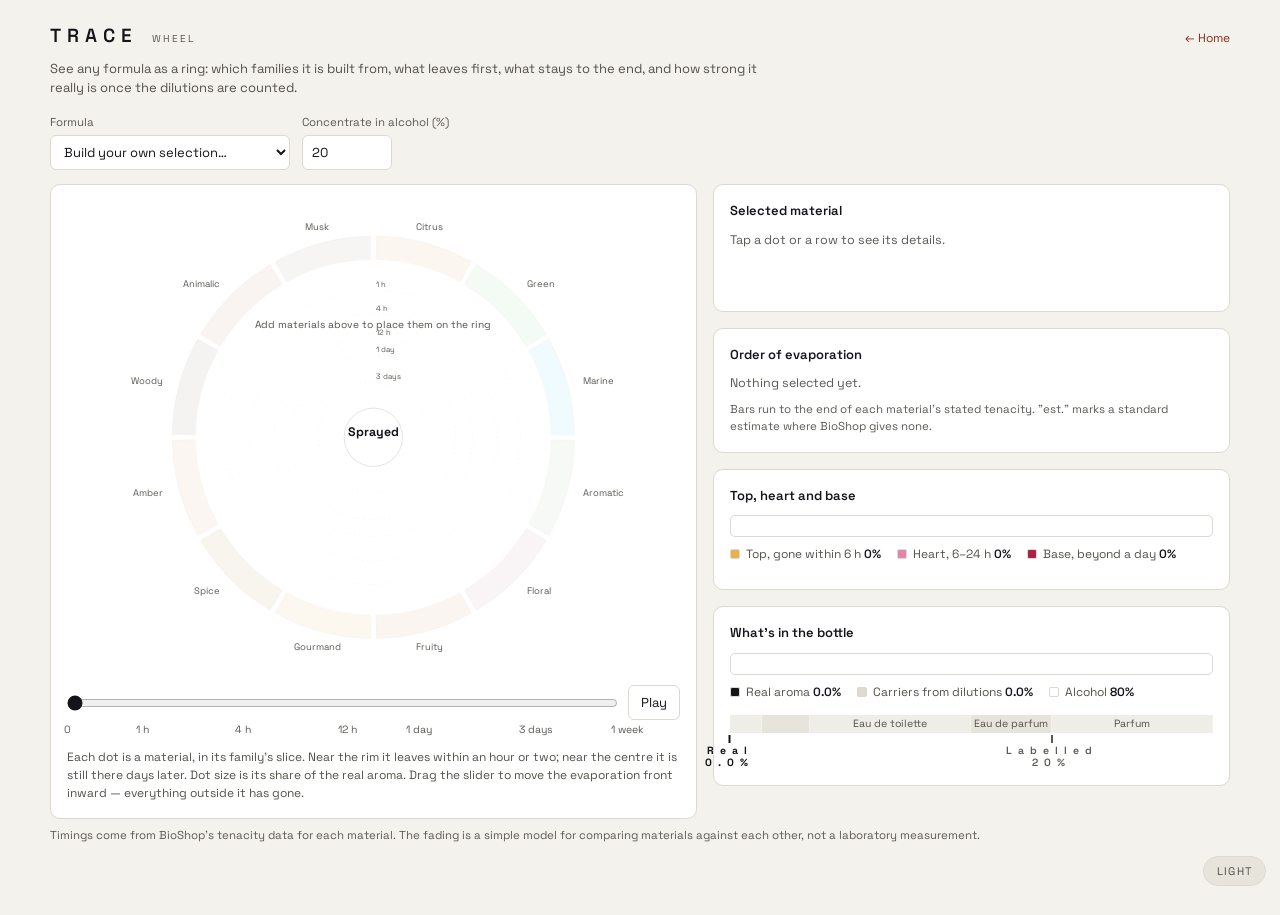
<file: wheel.html>
<!DOCTYPE html>
<html lang="en">
<head>
<meta charset="utf-8">
<meta name="viewport" content="width=device-width,initial-scale=1">
<meta name="theme-color" content="#14151A">
<link rel="stylesheet" href="theme.css">
<script src="theme.js"></script>
<link rel="icon" href="icon.svg" type="image/svg+xml">
<title>TRACE — Wheel</title>
<style>
*{box-sizing:border-box;margin:0;padding:0}
body{background:var(--bg);color:var(--text);font-family:var(--font-body);font-size:14px;line-height:1.5;padding:22px 16px 70px}
.wrap{max-width:1180px;margin:0 auto}
header{display:flex;align-items:baseline;gap:14px;flex-wrap:wrap;margin-bottom:4px}
.mk{font-family:var(--font-display);font-size:19px;letter-spacing:6px;font-weight:600}
.sub{font-size:10px;letter-spacing:2px;color:var(--text-3);text-transform:uppercase}
header a{margin-left:auto;color:var(--primary-t);text-decoration:none;font-size:12px}
.lede{font-size:13px;color:var(--text-2);margin:8px 0 16px;max-width:720px}
.controls{display:flex;gap:12px;flex-wrap:wrap;align-items:end;margin-bottom:14px}
.controls label{display:flex;flex-direction:column;gap:4px;font-size:11.5px;color:var(--text-3)}
select,input[type=number],input[type=text]{font:inherit;font-size:13px;color:var(--text);background:var(--surface5);border:1px solid var(--line);border-radius:6px;padding:7px 9px}
select{min-width:240px}
input[type=number]{width:90px}
button{font:inherit;font-size:13px;cursor:pointer;border-radius:6px;border:1px solid var(--line);background:var(--surface);color:var(--text);padding:7px 12px}
button.act{background:var(--ink,var(--text));color:var(--bone,var(--bg));border-color:var(--ink,var(--text))}
.layout{display:grid;grid-template-columns:minmax(0,1.25fr) minmax(0,1fr);gap:16px;align-items:start}
@media(max-width:900px){.layout{grid-template-columns:1fr}}
.panel{background:var(--surface);border:1px solid var(--line);border-radius:10px;padding:16px}
.panel h2{font-size:13px;font-weight:600;margin-bottom:10px}
.ringwrap{position:relative}
svg.ring{width:100%;height:auto;display:block}
.ring text{font-family:var(--font-body)}
.dot{cursor:pointer;transition:opacity .2s}
.dot:focus{outline:none}
.dot:focus-visible circle{stroke-width:3}
.scrub{margin-top:8px}
.scrub .row{display:flex;gap:10px;align-items:center}
.scrub input[type=range]{flex:1;accent-color:var(--text)}
.ticks{position:relative;height:16px;margin:2px 52px 0 0;font-size:10.5px;color:var(--text-3)}
.ticks span{position:absolute;transform:translateX(-50%);white-space:nowrap}
.howto{font-size:12px;color:var(--text-2);margin-top:10px;max-width:640px}
.side{display:flex;flex-direction:column;gap:16px}
.detail{min-height:64px;font-size:13px}
.detail .nm{font-size:15px;font-weight:600}
.detail .meta{color:var(--text-2);font-size:12.5px;margin-top:3px}
.detail .empty{color:var(--text-3);font-size:12.5px}
.sw{display:inline-block;width:10px;height:10px;border-radius:2px;border:1px solid var(--line);vertical-align:-1px;margin-right:6px}
.tl{display:flex;flex-direction:column;gap:3px;max-height:380px;overflow-y:auto;padding-right:4px}
.tlrow{all:unset;display:grid;grid-template-columns:minmax(90px,140px) 1fr 62px;gap:8px;align-items:center;font-size:12px;cursor:pointer;padding:2px 4px;border-radius:4px}
.tlrow:hover,.tlrow:focus-visible{background:var(--surface4)}
.tlrow.gone .track{opacity:.35}
.tlrow.gone .n{color:var(--text-2)}
.tlrow.gone .n::after{content:' · gone';font-size:10.5px;color:var(--text-2)}
.tlrow.sel{background:var(--surface3)}
.tlrow .n{overflow:hidden;text-overflow:ellipsis;white-space:nowrap}
.tlrow .h{font-size:11px;color:var(--text-2);text-align:right}
.track{position:relative;height:9px;background:var(--surface3);border-radius:3px}
.track i{position:absolute;left:0;top:0;bottom:0;border-radius:3px}
.track b{position:absolute;top:-3px;bottom:-3px;width:2px;background:var(--text)}
.est{font-size:10px;color:var(--text-2);margin-left:4px}
.stack{display:flex;height:22px;border:1px solid var(--line);border-radius:5px;overflow:hidden}
.stack div{height:100%}
.legend{display:flex;flex-wrap:wrap;gap:6px 16px;font-size:12px;margin-top:8px;color:var(--text-2)}
.legend b{color:var(--text);font-weight:600}
.scale{position:relative;height:46px;margin-top:14px}
.scale .band{position:absolute;top:0;height:18px;font-size:10.5px;display:flex;align-items:center;justify-content:center;color:var(--text-2);border-right:1px solid var(--bg)}
.scale .mark{position:absolute;top:20px;transform:translateX(-50%);font-size:10.5px;white-space:nowrap;text-align:center;line-height:1.2}
.scale .mark::before{content:'';display:block;width:2px;height:8px;margin:0 auto 2px;background:currentColor}
.fams{display:flex;flex-direction:column;gap:4px;margin-top:10px;font-size:12px}
.fams div{display:flex;justify-content:space-between}
.builder{display:none;margin-bottom:14px}
.builder.on{display:block}
.builder .add{display:flex;gap:8px;flex-wrap:wrap;margin-bottom:8px}
.builder .add input[type=text]{min-width:220px}
.chips{display:flex;flex-wrap:wrap;gap:6px}
.chip{display:flex;align-items:center;gap:6px;border:1px solid var(--line);border-radius:6px;padding:4px 6px 4px 9px;font-size:12.5px;background:var(--surface)}
.chip input{width:58px;padding:3px 5px}
.chip button{padding:2px 7px;font-size:12px}
.note{font-size:11.5px;color:var(--text-3);margin-top:8px}
@media (prefers-reduced-motion:reduce){.dot{transition:none}}
</style>
</head>
<body>
<div class="wrap">
<header>
  <span class="mk">TRACE</span><span class="sub">Wheel</span>
  <a href="home.html">← Home</a>
</header>
<p class="lede">See any formula as a ring: which families it is built from, what leaves first, what stays to the end, and how strong it really is once the dilutions are counted.</p>

<div class="controls">
  <label>Formula<select id="formSel"></select></label>
  <label>Concentrate in alcohol (%)<input type="number" id="conc" min="1" max="40" step="0.5"></label>
</div>
<div class="builder" id="builder">
  <div class="add"><input type="text" id="addName" list="matList" placeholder="Type a material from your library"><input type="number" id="addPct" value="5" min="0.01" step="0.1" aria-label="Percent of concentrate"><button id="addBtn">Add material</button></div>
  <datalist id="matList"></datalist>
  <div class="chips" id="chips"></div>
</div>

<div class="layout">
  <section class="panel">
    <div class="ringwrap"><svg class="ring" id="ring" viewBox="-120 -24 840 652" role="img" aria-label="Fragrance wheel showing the selected materials"></svg></div>
    <div class="scrub">
      <div class="row"><input type="range" id="time" min="0" max="1000" value="0" aria-label="Time since spraying"><button id="play">Play</button></div>
      <div class="ticks" id="ticks"></div>
    </div>
    <p class="howto">Each dot is a material, in its family's slice. Near the rim it leaves within an hour or two; near the centre it is still there days later. Dot size is its share of the real aroma. Drag the slider to move the evaporation front inward — everything outside it has gone.</p>
  </section>
  <div class="side">
    <section class="panel"><h2>Selected material</h2><div class="detail" id="detail"><p class="empty">Tap a dot or a row to see its details.</p></div></section>
    <section class="panel"><h2>Order of evaporation</h2><div class="tl" id="tl"></div>
      <p class="note">Bars run to the end of each material's stated tenacity. "est." marks a standard estimate where BioShop gives none.</p></section>
    <section class="panel"><h2>Top, heart and base</h2><div class="stack" id="tiers"></div><div class="legend" id="tierLegend"></div><div class="fams" id="famList"></div></section>
    <section class="panel"><h2>What's in the bottle</h2><div class="stack" id="bottle"></div><div class="legend" id="bottleLegend"></div>
      <div class="scale" id="scale"></div><p class="note" id="concNote"></p></section>
  </div>
</div>
<p class="note">Timings come from BioShop's tenacity data for each material. The fading is a simple model for comparing materials against each other, not a laboratory measurement.</p>
</div>

<script>
const DATA={"T": {"DPG": {"f": "solvent", "h": [1, 1], "p": "Carrier (solvent)", "s": "None", "src": "e", "t": "Odourless carrier used for stock dilutions"}, "Ethanol": {"f": "solvent", "h": [1, 1], "p": "Carrier (solvent)", "s": "None", "src": "e", "t": "Perfumer's alcohol; evaporates first"}, "DHM (Dihydromyrcenol)": {"f": "citrus", "h": [4.0, 6.0], "p": "Top to Top-Mid", "s": "High", "src": "b", "t": "Medium-High — detectable on skin for 4 to 6 hours; significantly longer on fabric and paper"}, "Citral": {"f": "citrus", "h": [4.0, 6.0], "p": "Top to Top-Mid", "s": "Medium", "src": "b", "t": "Medium — 4 to 6 hours on blotter; shorter on skin due to volatility"}, "Petitgrain EO": {"f": "citrus", "h": [4.0, 6.0], "p": "Top to Mid", "s": "Medium", "src": "b", "t": "Medium — 4 to 6 hours on skin; longer on fabric and in base-heavy compositions"}, "Bergamot EO": {"f": "citrus", "h": [2.0, 4.0], "p": "Top to Top-Mid", "s": "Medium", "src": "b", "t": "Low to Medium — 2 to 4 hours on skin, longer on fabric and in diffusion"}, "Hedione": {"f": "floral", "h": [8, 24], "p": "Mid", "s": "Medium, diffusive", "src": "e", "t": ""}, "Linalool": {"f": "aromatic", "h": [1, 3], "p": "Top to Mid", "s": "Medium", "src": "e", "t": ""}, "PEA (Phenylethyl alcohol)": {"f": "floral", "h": [2.0, 4.0], "p": "Top-Mid", "s": "Low to Medium", "src": "b", "t": "Low — 2 to 4 hours on skin, 6 to 8 hours on paper strip"}, "Galaxolide": {"f": "musk", "h": [24, 48], "p": "Base", "s": "Low, skin-close", "src": "w", "t": "24–48+ hours on skin and fabric (BioShop product page)"}, "Ethylene Brassylate": {"f": "musk", "h": [24, 72], "p": "Base", "s": "Low to Medium", "src": "e", "t": ""}, "Iso E Super": {"f": "wood", "h": [12, 48], "p": "Mid to Base", "s": "Medium, diffusive", "src": "e", "t": ""}, "Sandenol": {"f": "wood", "h": [24, 72], "p": "Base", "s": "Medium", "src": "e", "t": ""}, "Benzoin Siam Resinoid": {"f": "amber", "h": [12.0, 24.0], "p": "Base", "s": "Medium", "src": "b", "t": "Very High — 12 to 24+ hours on skin and textiles"}, "Vetiver EO": {"f": "wood", "h": [24.0, 72.0], "p": "Base Note", "s": "Medium to High", "src": "b", "t": "Very High — 24 to 72+ hours on skin and materials"}, "Benzyl Benzoate": {"f": "solvent", "h": [72, 168], "p": "Base (solvent)", "s": "Very low", "src": "e", "t": ""}, "Ambroxan": {"f": "amber", "h": [24, 72], "p": "Base", "s": "High", "src": "e", "t": ""}, "Coumarin": {"f": "gourmand", "h": [12, 24], "p": "Mid to Base", "s": "Medium", "src": "e", "t": ""}, "Cashmeran": {"f": "musk", "h": [12, 24], "p": "Mid to Base", "s": "Medium", "src": "e", "t": ""}, "Iso Eugenol": {"f": "spice", "h": [12.0, 18.0], "p": "Mid-Base", "s": "Medium", "src": "b", "t": "High — 12 to 18 hours on blotter, 8 to 12 hours on skin"}, "Styrax Resinoid": {"f": "amber", "h": [12.0, 12.0], "p": "Base", "s": "Medium", "src": "b", "t": "Very High — 12+ hours on skin, days on blotter"}, "Oakmoss": {"f": "wood", "h": [24.0, 72.0], "p": "Base (occasionally used to anchor mid notes)", "s": "Medium", "src": "b", "t": "Very High — 24 to 72 hours on blotter, 12 to 24 hours on skin"}, "Habanolide": {"f": "musk", "h": [48, 72], "p": "Base", "s": "Medium", "src": "e", "t": ""}, "Ald. C18 (coconut)": {"f": "gourmand", "h": [24.0, 36.0], "p": "Mid-Base", "s": "Medium", "src": "b", "t": "High — detectable for 24 to 36 hours on a blotter"}, "Calone": {"f": "marine", "h": [4.0, 6.0], "p": "Top to Mid", "s": "Very High", "src": "b", "t": "Medium — 4 to 6 hours on skin within an alcohol-based formula"}, "Ethyl Maltol": {"f": "gourmand", "h": [6, 12], "p": "Mid", "s": "Medium to High", "src": "e", "t": ""}, "Vanillin": {"f": "gourmand", "h": [12.0, 24.0], "p": "Base", "s": "Medium to High", "src": "b", "t": "Very High — 12 to 24 hours in alcoholic perfume; excellent fixative and base anchoring performance"}, "Cinnamyl Alcohol": {"f": "spice", "h": [8.0, 12.0], "p": "Mid-Base", "s": "Medium", "src": "b", "t": "Medium-High — lasts approximately 8 to 12 hours on a fragrance strip at working concentrations"}, "Orange EO": {"f": "citrus", "h": [1.0, 2.0], "p": "Top (occasionally Top-Mid when anchored with fixatives)", "s": "Medium", "src": "b", "t": "Low — 1 to 2 hours in isolation; 3 to 4 hours when blended with fixatives or in heavier bases"}, "Ald. C14 (peach)": {"f": "fruity", "h": [8.0, 12.0], "p": "Mid to Base", "s": "Medium to High", "src": "b", "t": "High — 8 to 12 hours on skin, longer on textiles"}, "Tonka Bean Oil": {"f": "gourmand", "h": [8.0, 12.0], "p": "Base / Mid-Base", "s": "Medium", "src": "b", "t": "Very High — 8 to 12+ hours on skin, 24+ hours on fabric and strip"}, "Guaiacwood": {"f": "wood", "h": [24.0, 48.0], "p": "Base", "s": "Medium", "src": "b", "t": "Very High — 24 to 48 hours on skin; considerably longer on fabric and hair"}, "Geraniol": {"f": "floral", "h": [6.0, 10.0], "p": "Mid — with a brief citrusy top lift", "s": "Medium", "src": "b", "t": "Medium-High — active on skin for 6 to 10 hours; good substantivity in leave-on products"}, "Citronellol": {"f": "floral", "h": [3.0, 5.0], "p": "Mid / Top-Mid", "s": "Medium", "src": "b", "t": "Medium — 3 to 5 hours on skin"}, "Rose Oxide": {"f": "floral", "h": [4.0, 8.0], "p": "Top-Mid", "s": "High", "src": "b", "t": "Medium — 4 to 8 hours at standard usage rates; perceptibly longer when used in dense Oriental or resinous bases"}, "beta-Damascone": {"f": "fruity", "h": [18.0, 24.0], "p": "Mid to Base", "s": "High", "src": "b", "t": "Very High — perceptible on strip for 18 to 24+ hours; in blends, contributes lasting dry-down warmth"}, "beta-Damascone 1%": {"f": "fruity", "h": [18.0, 24.0], "p": "Mid to Base", "s": "High", "src": "b", "t": "Very High — perceptible on strip for 18 to 24+ hours; in blends, contributes lasting dry-down warmth", "parent": "beta-Damascone"}, "Calone 1%": {"f": "marine", "h": [4.0, 6.0], "p": "Top to Mid", "s": "Very High", "src": "b", "t": "Medium — 4 to 6 hours on skin within an alcohol-based formula", "parent": "Calone"}, "Civet": {"f": "animalic", "h": [24.0, 72.0], "p": "Base Note", "s": "High", "src": "b", "t": "Very High — 24 to 72+ hours on a blotter; fixative effect extends other notes"}, "Aldehyde C16": {"f": "fruity", "h": [4.0, 6.0], "p": "Top–Mid", "s": "Medium", "src": "b", "t": "Medium — approximately 4 to 6 hours on skin at standard usage rates"}, "Peppermint EO": {"f": "aromatic", "h": [2.0, 4.0], "p": "Top Note (very fast-opening with some mid-body tenacity)", "s": "High", "src": "b", "t": "Medium — strong initial blast, heart presence of 2 to 4 hours in fragrance applications"}, "Birch Tar": {"f": "animalic", "h": [24.0, 24.0], "p": "Base", "s": "High", "src": "b", "t": "Very High — 24+ hours on blotter"}, "Frankincense EO": {"f": "amber", "h": [8.0, 14.0], "p": "Mid-Base", "s": "Medium", "src": "b", "t": "High — lasts 8 to 14 hours in alcohol-based perfumery; excellent fixative in oil and wax bases"}, "Fructone": {"f": "fruity", "h": [4.0, 8.0], "p": "Top-Mid", "s": "Medium", "src": "b", "t": "Medium — around 4 to 8 hours on blotter"}, "Black Pepper EO": {"f": "spice", "h": [4.0, 6.0], "p": "Top to Mid", "s": "Medium", "src": "b", "t": "Medium — 4 to 6 hours on skin, longer on fabric"}, "Safranal": {"f": "spice", "h": [10.0, 14.0], "p": "Mid / Mid-Base", "s": "Medium", "src": "b", "t": "High — 10 to 14 hours on skin, excellent on fabric"}, "Indole": {"f": "floral", "h": [8.0, 14.0], "p": "Mid to Base", "s": "Medium to High", "src": "b", "t": "High — 8 to 14 hours on skin, longer on fabric"}, "Sulfurol": {"f": "animalic", "h": [6.0, 10.0], "p": "Mid-Base", "s": "High", "src": "b", "t": "High — 6 to 10 hours on a blotter at trace concentrations"}, "Furaneol": {"f": "gourmand", "h": [4.0, 7.0], "p": "Mid-Base", "s": "Medium", "src": "b", "t": "Medium — 4 to 7 hours on skin; longer on fabric and in wax"}, "Maple Lactone": {"f": "gourmand", "h": [6.0, 10.0], "p": "Mid–Base", "s": "Medium", "src": "b", "t": "High — 6 to 10 hours on skin; longer on fabric and in wax"}, "AAG": {"f": "green", "h": [2.0, 4.0], "p": "Top Note / Top-Mid Note", "s": "Medium", "src": "b", "t": "Low to Medium — 2 to 4 hours on a blotter; fixation improves significantly in functional formats and with proper anchoring materials in the base"}, "Benzaldehyde": {"f": "gourmand", "h": [4.0, 6.0], "p": "Top-Mid", "s": "High", "src": "b", "t": "Medium — perceptible on skin for 4 to 6 hours at standard concentrations; more tenacious in wax and oil-based media"}, "Cedarwood EO": {"f": "wood", "h": [24.0, 48.0], "p": "Base (Mid-Base at elevated concentrations)", "s": "Medium", "src": "b", "t": "Very High — detectable on skin 24–48 hours; on fabric and paper several days"}, "cis-3-Hexenol": {"f": "green", "h": [2.0, 4.0], "p": "Top to Mid", "s": "Medium", "src": "b", "t": "Medium — perceptible for 2 to 4 hours in isolation; longer when anchored in a blend"}, "Heliotropin": {"f": "gourmand", "h": [6.0, 10.0], "p": "Mid to Base", "s": "Low to Medium", "src": "b", "t": "Medium — 6 to 10 hours on skin, longer on fabric"}, "Ethyl Vanillin": {"f": "gourmand", "h": [12.0, 24.0], "p": "Base / Mid-Base", "s": "Medium to High", "src": "b", "t": "Very High — perceptible on skin 12 to 24 hours post-application at normal usage rates"}, "Lavender EO": {"f": "aromatic", "h": [4.0, 6.0], "p": "Top to Mid", "s": "Medium", "src": "b", "t": "Medium — 4 to 6 hours on skin, longer in waxy or fatty bases"}, "Ylang Ylang EO": {"f": "floral", "h": [8.0, 12.0], "p": "Top-Mid (the freshest facets register as top notes; the creamy floral heart persists well into the mid stage)", "s": "High", "src": "b", "t": "High — 8 to 12 hours on skin; significantly longer on fabric"}, "Labdanum": {"f": "amber", "h": [24.0, 48.0], "p": "Base", "s": "Medium", "src": "b", "t": "Very High — 24 to 48+ hours on blotter and skin"}, "Pink Pepper EO": {"f": "spice", "h": [3.0, 5.0], "p": "Top to Mid", "s": "Medium", "src": "b", "t": "Medium — 3 to 5 hours in blend; top notes dissipate within 1 to 2 hours, mid-woody facets persist longer"}, "Patchouli EO": {"f": "wood", "h": [12.0, 24.0], "p": "Base Note (occasionally Mid-Base at high dilution)", "s": "Medium to High", "src": "b", "t": "Very High — 12 to 24+ hours on skin; exceptional on fabric and blotter"}, "Clary Sage EO": {"f": "aromatic", "h": [4.0, 8.0], "p": "Top-Mid", "s": "Medium", "src": "b", "t": "Medium — 4 to 8 hours on strip; moderate substantivity in formulation"}, "Ethyl Butyrate": {"f": "fruity", "h": [1.0, 2.0], "p": "Top Note", "s": "High", "src": "b", "t": "Low — 1 to 2 hours on skin, up to 3 hours on paper"}, "Neroli EO": {"f": "floral", "h": [4.0, 6.0], "p": "Top to Mid", "s": "Medium", "src": "b", "t": "Medium — 4 to 6 hours on skin, longer on fabric and in blends fixed with base note materials"}, "Melonal": {"f": "marine", "h": [1.0, 3.0], "p": "Top", "s": "High", "src": "b", "t": "Low to Medium (1-3 hours)"}, "alpha-Damascone 10%": {"f": "fruity", "h": [10.0, 20.0], "p": "Mid to Base", "s": "", "src": "w", "t": "Very High — perceptible for 10 to 20+ hours on skin and fabric"}, "Datilat 10%": {"f": "fruity", "h": [4, 8], "p": "", "s": "", "src": "e", "t": ""}, "Ambrocenide 10%": {"f": "amber", "h": [72, 168], "p": "Base", "s": "", "src": "w", "t": "Very High (weeks on blotter)"}}, "FAM": {"citrus": "Citrus", "aromatic": "Aromatic / herbal", "green": "Green", "marine": "Marine / ozonic", "floral": "Floral", "fruity": "Fruity", "gourmand": "Gourmand / sweet", "spice": "Spice", "wood": "Woody", "amber": "Amber / resinous", "musk": "Musk", "animalic": "Animalic / leather / smoke", "solvent": "Solvent / fixative"}, "SNAP": {"mat": [{"id": "hf40e1y", "name": "DHM (Dihydromyrcenol)", "conc": 100, "carrier": ""}, {"id": "tel61ko", "name": "Citral", "conc": 100, "carrier": ""}, {"id": "nidlsa0", "name": "Petitgrain EO", "conc": 100, "carrier": ""}, {"id": "mu402hk", "name": "Bergamot EO", "conc": 100, "carrier": ""}, {"id": "uts568n", "name": "Hedione", "conc": 100, "carrier": ""}, {"id": "e2t2fra", "name": "Linalool", "conc": 100, "carrier": ""}, {"id": "zzlkv54", "name": "PEA (Phenylethyl alcohol)", "conc": 100, "carrier": ""}, {"id": "6yxdbix", "name": "Galaxolide", "conc": 100, "carrier": ""}, {"id": "x8gkiyk", "name": "Ethylene Brassylate", "conc": 100, "carrier": ""}, {"id": "n770x8g", "name": "Iso E Super", "conc": 100, "carrier": ""}, {"id": "s9yxhwn", "name": "Sandenol", "conc": 100, "carrier": ""}, {"id": "znncnpe", "name": "Benzoin Siam Resinoid", "conc": 100, "carrier": ""}, {"id": "eaag0kh", "name": "Vetiver EO", "conc": 100, "carrier": ""}, {"id": "wg27vyl", "name": "Benzyl Benzoate", "conc": 100, "carrier": ""}, {"id": "ff2u5sg", "name": "Ambroxan", "conc": 10, "carrier": "IPM"}, {"id": "chkuq7t", "name": "Ethanol", "conc": 100, "carrier": ""}, {"id": "lxkb2bt", "name": "DPG", "conc": 100, "carrier": ""}, {"id": "q5zqfjw", "name": "Coumarin", "conc": 10, "carrier": "DPG"}, {"id": "kc03j00", "name": "Cashmeran", "conc": 100, "carrier": ""}, {"id": "6yszmow", "name": "Iso Eugenol", "conc": 100, "carrier": ""}, {"id": "r9t37na", "name": "Styrax Resinoid", "conc": 100, "carrier": ""}, {"id": "kadwunc", "name": "Oakmoss", "conc": 10, "carrier": "DPG"}, {"id": "qdahhh8", "name": "Habanolide", "conc": 100, "carrier": ""}, {"id": "usbvz8y", "name": "Ald. C18 (coconut)", "conc": 100, "carrier": ""}, {"id": "vyzpnes", "name": "Calone", "conc": 10, "carrier": "DPG"}, {"id": "8gvr5up", "name": "Ethyl Maltol", "conc": 10, "carrier": "DPG"}, {"id": "pwgvosf", "name": "Vanillin", "conc": 100, "carrier": ""}, {"id": "pccpr9i", "name": "Cinnamyl Alcohol", "conc": 100, "carrier": ""}, {"id": "cm6wukm", "name": "Orange EO", "conc": 100, "carrier": ""}, {"id": "gj028cs", "name": "Ald. C14 (peach)", "conc": 100, "carrier": ""}, {"id": "lpz8597", "name": "Tonka Bean Oil", "conc": 100, "carrier": ""}, {"id": "jwhgt2c", "name": "Guaiacwood", "conc": 10, "carrier": "DPG"}, {"id": "fs3yyj4", "name": "Geraniol", "conc": 100, "carrier": ""}, {"id": "y8xobyr", "name": "Citronellol", "conc": 100, "carrier": ""}, {"id": "u43rlrf", "name": "Rose Oxide", "conc": 10, "carrier": "DPG"}, {"id": "fj05vhg", "name": "beta-Damascone", "conc": 10, "carrier": "DPG"}, {"id": "rwbh5eo", "name": "beta-Damascone 1%", "conc": 1, "carrier": "DPG/ethanol"}, {"id": "npqikx5", "name": "Calone 1%", "conc": 1, "carrier": "DPG/ethanol"}, {"id": "ytvmrh6", "name": "Civet", "conc": 10, "carrier": "DPG"}, {"id": "nv25bzi", "name": "Aldehyde C16", "conc": 10, "carrier": "DPG"}, {"id": "chm3uqp", "name": "Peppermint EO", "conc": 100, "carrier": ""}, {"id": "i9tpl1p", "name": "Birch Tar", "conc": 10, "carrier": "DPG"}, {"id": "44540y7", "name": "Frankincense EO", "conc": 100, "carrier": ""}, {"id": "v79b33t", "name": "Fructone", "conc": 100, "carrier": ""}, {"id": "5gg377f", "name": "Black Pepper EO", "conc": 100, "carrier": ""}, {"id": "3whqfyy", "name": "Safranal", "conc": 10, "carrier": "DPG"}, {"id": "ownrna3", "name": "Indole", "conc": 10, "carrier": "DPG"}, {"id": "d5570ar", "name": "Sulfurol", "conc": 10, "carrier": "DPG"}, {"id": "ce4oiet", "name": "Furaneol", "conc": 10, "carrier": "PG"}, {"id": "vqo7e5e", "name": "Maple Lactone", "conc": 10, "carrier": "DPG"}, {"id": "prgrdol", "name": "AAG", "conc": 10, "carrier": "DPG"}, {"id": "hp65i4c", "name": "Benzaldehyde", "conc": 10, "carrier": "DPG"}, {"id": "lpp77k1", "name": "Cedarwood EO", "conc": 100, "carrier": ""}, {"id": "ey7zd10", "name": "cis-3-Hexenol", "conc": 10, "carrier": "DPG"}, {"id": "noa9b8n", "name": "Heliotropin", "conc": 10, "carrier": "DPG"}, {"id": "0tjojwd", "name": "Ethyl Vanillin", "conc": 10, "carrier": "DPG"}, {"id": "tpw1ny3", "name": "Lavender EO", "conc": 100, "carrier": ""}, {"id": "1cvsmx9", "name": "Ylang Ylang EO", "conc": 100, "carrier": ""}, {"id": "q5pvota", "name": "Labdanum", "conc": 10, "carrier": "DPG"}, {"id": "t4alp", "name": "alpha-Damascone 10%", "conc": 10, "carrier": "DPG"}, {"id": "t4dat", "name": "Datilat 10%", "conc": 10, "carrier": "DPG"}, {"id": "t4amb", "name": "Ambrocenide 10%", "conc": 10, "carrier": "IPM"}], "acc": [{"id": "ymi9cxo", "name": "Musk-amber base", "note": "Batch 002. From 10% dilutions at 3:3:1. All base notes — stable enough to judge in one sitting.", "items": [{"ref": "6yxdbix", "acc": false, "pct": 43}, {"ref": "x8gkiyk", "acc": false, "pct": 43}, {"ref": "ff2u5sg", "acc": false, "pct": 14}]}, {"id": "xe72sl1", "name": "Citrus opening", "note": "Batch 003. Citral pulled back from the original proportion. Fades while you evaluate — note the time at each observation.", "items": [{"ref": "hf40e1y", "acc": false, "pct": 56}, {"ref": "nidlsa0", "acc": false, "pct": 33}, {"ref": "tel61ko", "acc": false, "pct": 11}]}, {"id": "nru6n5q", "name": "Rose Accord", "conc": 100, "mac": 1, "parked": "", "note": "Build once, keep as a stock, use as a single ingredient. BioShop method: geraniol first at 30-60% of the accord, then citronellol for creaminess, PEA for body, rose oxide for metallic lift, damascone for jammy depth. Ylang Ylang rounds; Indole and Civet at trace are what make it read alive rather than reconstructed. Build stepwise and smell after each addition. FIRST BUILD 19.09.26 (4g): initial — sharp, rosey, jammy. At 1-2h — intensely metallic. Diagnosis: Rose Oxide sits at 0.80% actual, the exact top of its 0.1-0.8% range, and it outlasts PEA (2-4h) and Citronellol (3-5h) which are the softening materials. beta-Damascone gives the jam. JUDGED NEAT — the accord is meant to be 15-25% of a concentrate, so in use it is ~3-5% of that strength. Re-evaluate at 1% dilution before adjusting. If still metallic diluted: Rose Oxide 8->4%, difference to PEA.", "items": [{"ref": "fs3yyj4", "acc": false, "pct": 38}, {"ref": "y8xobyr", "acc": false, "pct": 22}, {"ref": "zzlkv54", "acc": false, "pct": 20}, {"ref": "u43rlrf", "acc": false, "pct": 8}, {"ref": "rwbh5eo", "acc": false, "pct": 6}, {"ref": "1cvsmx9", "acc": false, "pct": 3}, {"ref": "ownrna3", "acc": false, "pct": 2}, {"ref": "ytvmrh6", "acc": false, "pct": 1}]}, {"id": "kpq1t0k", "name": "OPT Top", "conc": 100, "mac": 0, "parked": "", "note": "Section accord of Orange Peach Tobacco — 17% of the formula. Recombine OPT Top 17 : Heart 32 : Base 51.", "items": [{"ref": "cm6wukm", "acc": false, "pct": 29.41}, {"ref": "hp65i4c", "acc": false, "pct": 29.41}, {"ref": "nidlsa0", "acc": false, "pct": 17.65}, {"ref": "5gg377f", "acc": false, "pct": 11.76}, {"ref": "e2t2fra", "acc": false, "pct": 11.76}]}, {"id": "r465gdr", "name": "OPT Heart", "conc": 100, "mac": 0, "parked": "", "note": "Section accord of Orange Peach Tobacco — 32% of the formula. Recombine OPT Top 17 : Heart 32 : Base 51.", "items": [{"ref": "q5zqfjw", "acc": false, "pct": 28.12}, {"ref": "8gvr5up", "acc": false, "pct": 25.0}, {"ref": "uts568n", "acc": false, "pct": 15.62}, {"ref": "fs3yyj4", "acc": false, "pct": 9.38}, {"ref": "rwbh5eo", "acc": false, "pct": 9.38}, {"ref": "1cvsmx9", "acc": false, "pct": 6.25}, {"ref": "pccpr9i", "acc": false, "pct": 3.12}, {"ref": "gj028cs", "acc": false, "pct": 3.12}]}, {"id": "69ryhe7", "name": "OPT Base", "conc": 100, "mac": 0, "parked": "", "note": "Section accord of Orange Peach Tobacco — 51% of the formula. Recombine OPT Top 17 : Heart 32 : Base 51.", "items": [{"ref": "lpz8597", "acc": false, "pct": 9.8}, {"ref": "noa9b8n", "acc": false, "pct": 9.8}, {"ref": "q5pvota", "acc": false, "pct": 9.8}, {"ref": "n770x8g", "acc": false, "pct": 9.8}, {"ref": "s9yxhwn", "acc": false, "pct": 9.8}, {"ref": "6yxdbix", "acc": false, "pct": 9.8}, {"ref": "0tjojwd", "acc": false, "pct": 7.84}, {"ref": "pwgvosf", "acc": false, "pct": 5.88}, {"ref": "ff2u5sg", "acc": false, "pct": 5.88}, {"ref": "lpp77k1", "acc": false, "pct": 5.88}, {"ref": "eaag0kh", "acc": false, "pct": 5.88}, {"ref": "qdahhh8", "acc": false, "pct": 3.92}, {"ref": "x8gkiyk", "acc": false, "pct": 1.96}, {"ref": "kc03j00", "acc": false, "pct": 1.96}, {"ref": "r9t37na", "acc": false, "pct": 1.96}]}, {"id": "9kyba80", "name": "ST Top", "conc": 100, "mac": 0, "parked": "", "note": "Section of Salted Tonka — 9% of the formula. Recombine ST Top 9 : Heart 39 : Base 51 : Modifiers 1.", "items": [{"ref": "e2t2fra", "acc": false, "pct": 55.556}, {"ref": "5gg377f", "acc": false, "pct": 44.444}]}, {"id": "sxqimbe", "name": "ST Heart", "conc": 100, "mac": 0, "parked": "", "note": "Section of Salted Tonka — 39% of the formula. Recombine ST Top 9 : Heart 39 : Base 51 : Modifiers 1.", "items": [{"ref": "q5zqfjw", "acc": false, "pct": 28.205}, {"ref": "vqo7e5e", "acc": false, "pct": 25.641}, {"ref": "uts568n", "acc": false, "pct": 23.077}, {"ref": "noa9b8n", "acc": false, "pct": 15.385}, {"ref": "ce4oiet", "acc": false, "pct": 5.128}, {"ref": "pccpr9i", "acc": false, "pct": 2.564}]}, {"id": "73i6sw0", "name": "ST Base", "conc": 100, "mac": 0, "parked": "", "note": "Section of Salted Tonka — 51% of the formula. Recombine ST Top 9 : Heart 39 : Base 51 : Modifiers 1.", "items": [{"ref": "lpz8597", "acc": false, "pct": 9.804}, {"ref": "s9yxhwn", "acc": false, "pct": 15.686}, {"ref": "n770x8g", "acc": false, "pct": 15.686}, {"ref": "q5pvota", "acc": false, "pct": 11.765}, {"ref": "6yxdbix", "acc": false, "pct": 9.804}, {"ref": "ff2u5sg", "acc": false, "pct": 9.804}, {"ref": "0tjojwd", "acc": false, "pct": 7.843}, {"ref": "pwgvosf", "acc": false, "pct": 5.882}, {"ref": "eaag0kh", "acc": false, "pct": 5.882}, {"ref": "kc03j00", "acc": false, "pct": 3.922}, {"ref": "wg27vyl", "acc": false, "pct": 3.922}]}, {"id": "6a96nb4", "name": "ST Modifiers", "conc": 100, "mac": 0, "parked": "", "note": "Section of Salted Tonka — 1% of the formula. Recombine ST Top 9 : Heart 39 : Base 51 : Modifiers 1. Modifiers are weighed from 1:9 ethanol dilutions at the final blend.", "items": [{"ref": "chm3uqp", "acc": false, "pct": 20.0}, {"ref": "d5570ar", "acc": false, "pct": 20.0}, {"ref": "i9tpl1p", "acc": false, "pct": 60.0}]}, {"id": "otxui5d", "name": "BM Top", "conc": 100, "mac": 0, "parked": "", "note": "Section of Blood Mist — 13% of the formula. Recombine BM Top 13 : Heart 32 : Base 52.2 : Modifiers 2.8.", "items": [{"ref": "hp65i4c", "acc": false, "pct": 38.462}, {"ref": "nidlsa0", "acc": false, "pct": 30.769}, {"ref": "nv25bzi", "acc": false, "pct": 30.769}]}, {"id": "7k7brad", "name": "BM Heart", "conc": 100, "mac": 0, "parked": "", "note": "Section of Blood Mist — 32% of the formula. Recombine BM Top 13 : Heart 32 : Base 52.2 : Modifiers 2.8.", "items": [{"ref": "44540y7", "acc": false, "pct": 31.25}, {"ref": "uts568n", "acc": false, "pct": 31.25}, {"ref": "noa9b8n", "acc": false, "pct": 18.75}, {"ref": "rwbh5eo", "acc": false, "pct": 12.5}, {"ref": "ce4oiet", "acc": false, "pct": 6.25}]}, {"id": "jx02o3l", "name": "BM Base", "conc": 100, "mac": 0, "parked": "", "note": "Section of Blood Mist — 52.2% of the formula. Recombine BM Top 13 : Heart 32 : Base 52.2 : Modifiers 2.8.", "items": [{"ref": "n770x8g", "acc": false, "pct": 25.287}, {"ref": "q5pvota", "acc": false, "pct": 15.326}, {"ref": "ff2u5sg", "acc": false, "pct": 13.41}, {"ref": "s9yxhwn", "acc": false, "pct": 11.494}, {"ref": "6yxdbix", "acc": false, "pct": 9.579}, {"ref": "lpp77k1", "acc": false, "pct": 7.663}, {"ref": "qdahhh8", "acc": false, "pct": 5.747}, {"ref": "znncnpe", "acc": false, "pct": 5.747}, {"ref": "eaag0kh", "acc": false, "pct": 5.747}]}, {"id": "z9t29ae", "name": "BM Modifiers", "conc": 100, "mac": 0, "parked": "", "note": "Section of Blood Mist — 2.8% of the formula. Recombine BM Top 13 : Heart 32 : Base 52.2 : Modifiers 2.8.", "items": [{"ref": "fs3yyj4", "acc": false, "pct": 71.429}, {"ref": "gj028cs", "acc": false, "pct": 28.571}]}], "form": [{"id": "3izpfgi", "name": "First Rain", "conc": 15, "items": [{"ref": "hf40e1y", "acc": false, "pct": 15}, {"ref": "tel61ko", "acc": false, "pct": 8}, {"ref": "nidlsa0", "acc": false, "pct": 7}, {"ref": "uts568n", "acc": false, "pct": 12}, {"ref": "e2t2fra", "acc": false, "pct": 8}, {"ref": "6yxdbix", "acc": false, "pct": 18}, {"ref": "x8gkiyk", "acc": false, "pct": 12}, {"ref": "ff2u5sg", "acc": false, "pct": 12}, {"ref": "n770x8g", "acc": false, "pct": 8}], "parked": "Citral at 1.20% vs the 0.6% limit, and DHM well over its 5-12% range. Built before either figure was known."}, {"id": "nx5u24a", "name": "Climate", "conc": 18, "items": [{"ref": "nidlsa0", "acc": false, "pct": 8}, {"ref": "cm6wukm", "acc": false, "pct": 7}, {"ref": "hf40e1y", "acc": false, "pct": 5}, {"ref": "uts568n", "acc": false, "pct": 16}, {"ref": "zzlkv54", "acc": false, "pct": 13}, {"ref": "e2t2fra", "acc": false, "pct": 4}, {"ref": "fs3yyj4", "acc": false, "pct": 2}, {"ref": "n770x8g", "acc": false, "pct": 11}, {"ref": "s9yxhwn", "acc": false, "pct": 6}, {"ref": "6yxdbix", "acc": false, "pct": 6}, {"ref": "ff2u5sg", "acc": false, "pct": 5}, {"ref": "qdahhh8", "acc": false, "pct": 5}, {"ref": "x8gkiyk", "acc": false, "pct": 4}, {"ref": "eaag0kh", "acc": false, "pct": 5}, {"ref": "wg27vyl", "acc": false, "pct": 3}], "parked": ""}, {"id": "16otqw4", "name": "Citrus Root", "conc": 15, "items": [{"ref": "mu402hk", "acc": false, "pct": 30}, {"ref": "nidlsa0", "acc": false, "pct": 15}, {"ref": "tel61ko", "acc": false, "pct": 5}, {"ref": "eaag0kh", "acc": false, "pct": 20}, {"ref": "n770x8g", "acc": false, "pct": 30}], "parked": "Bergamot at 4.50% of finished vs the 0.4% phototoxicity limit — genuinely unsafe in sun. Also Citral 0.75% vs 0.6%, Vetiver and Petitgrain far over range. Study only, never bottled."}, {"id": "wqe2cfr", "name": "Slow Amber", "conc": 15, "items": [{"ref": "znncnpe", "acc": false, "pct": 13}, {"ref": "uts568n", "acc": false, "pct": 24}, {"ref": "s9yxhwn", "acc": false, "pct": 22}, {"ref": "e2t2fra", "acc": false, "pct": 5}, {"ref": "6yxdbix", "acc": false, "pct": 18}, {"ref": "ff2u5sg", "acc": false, "pct": 18}], "parked": "Superseded by Slow Amber II. Benzoin 13% vs a 2-5% range, Hedione 24% vs 3-20%, Sandenol 22% vs 5-15% — built before any of those figures were known. Its batch 001 finding (bring linalool down for more toffee) is preserved in the notes."}, {"id": "chwxzx6", "name": "Rose Study", "conc": 15, "items": [{"ref": "mu402hk", "acc": false, "pct": 7}, {"ref": "nidlsa0", "acc": false, "pct": 5}, {"ref": "tel61ko", "acc": false, "pct": 2}, {"ref": "zzlkv54", "acc": false, "pct": 28}, {"ref": "uts568n", "acc": false, "pct": 20}, {"ref": "e2t2fra", "acc": false, "pct": 6}, {"ref": "6yxdbix", "acc": false, "pct": 15}, {"ref": "x8gkiyk", "acc": false, "pct": 8}, {"ref": "s9yxhwn", "acc": false, "pct": 6}, {"ref": "znncnpe", "acc": false, "pct": 3}], "parked": "Bergamot at 1.05% vs 0.4%. Superseded by the BioShop rose method — geraniol first at 30-60% of the accord, then citronellol, PEA, rose oxide."}, {"id": "5j34x4n", "name": "Inverted gourmand base", "conc": 15, "items": [{"ref": "s9yxhwn", "acc": false, "pct": 26}, {"ref": "n770x8g", "acc": false, "pct": 24}, {"ref": "uts568n", "acc": false, "pct": 18}, {"ref": "eaag0kh", "acc": false, "pct": 12}, {"ref": "6yxdbix", "acc": false, "pct": 12}, {"ref": "nidlsa0", "acc": false, "pct": 8}], "parked": "Needs Coumarin + lactones from T2 to test against a real gourmand accord — Benzoin alone would mostly repeat Slow Amber."}, {"id": "fy8yhy8", "name": "Driftwood", "conc": 15, "items": [{"ref": "tel61ko", "acc": false, "pct": 3.5}, {"ref": "hf40e1y", "acc": false, "pct": 5.5}, {"ref": "uts568n", "acc": false, "pct": 22}, {"ref": "eaag0kh", "acc": false, "pct": 18}, {"ref": "n770x8g", "acc": false, "pct": 24}, {"ref": "ff2u5sg", "acc": false, "pct": 14}, {"ref": "znncnpe", "acc": false, "pct": 8}, {"ref": "s9yxhwn", "acc": false, "pct": 5}], "parked": "Needs Cypriol for genuine heart-position smoke. This version is IFRA-compliant and buildable now, but doesn't yet deliver the smoke thesis Driftwood was designed around."}, {"id": "bniv84l", "name": "Slow Amber II", "conc": 15, "items": [{"ref": "cm6wukm", "acc": false, "pct": 8}, {"ref": "nidlsa0", "acc": false, "pct": 7}, {"ref": "q5zqfjw", "acc": false, "pct": 9}, {"ref": "8gvr5up", "acc": false, "pct": 7}, {"ref": "uts568n", "acc": false, "pct": 9}, {"ref": "lpz8597", "acc": false, "pct": 5}, {"ref": "pwgvosf", "acc": false, "pct": 3}, {"ref": "pccpr9i", "acc": false, "pct": 2}, {"ref": "e2t2fra", "acc": false, "pct": 3}, {"ref": "s9yxhwn", "acc": false, "pct": 14}, {"ref": "6yxdbix", "acc": false, "pct": 12}, {"ref": "ff2u5sg", "acc": false, "pct": 9}, {"ref": "znncnpe", "acc": false, "pct": 5}, {"ref": "eaag0kh", "acc": false, "pct": 6}, {"ref": "usbvz8y", "acc": false, "pct": 1}], "parked": ""}, {"id": "uphmpgp", "name": "Orange Peach Tobacco", "conc": 22, "items": [{"ref": "cm6wukm", "acc": false, "pct": 5}, {"ref": "hp65i4c", "acc": false, "pct": 5}, {"ref": "nidlsa0", "acc": false, "pct": 3}, {"ref": "5gg377f", "acc": false, "pct": 2}, {"ref": "e2t2fra", "acc": false, "pct": 2}, {"ref": "q5zqfjw", "acc": false, "pct": 9}, {"ref": "8gvr5up", "acc": false, "pct": 8}, {"ref": "uts568n", "acc": false, "pct": 5}, {"ref": "fs3yyj4", "acc": false, "pct": 3}, {"ref": "rwbh5eo", "acc": false, "pct": 3}, {"ref": "1cvsmx9", "acc": false, "pct": 2}, {"ref": "pccpr9i", "acc": false, "pct": 1}, {"ref": "gj028cs", "acc": false, "pct": 1}, {"ref": "lpz8597", "acc": false, "pct": 5}, {"ref": "noa9b8n", "acc": false, "pct": 5}, {"ref": "q5pvota", "acc": false, "pct": 5}, {"ref": "n770x8g", "acc": false, "pct": 5}, {"ref": "s9yxhwn", "acc": false, "pct": 5}, {"ref": "6yxdbix", "acc": false, "pct": 5}, {"ref": "0tjojwd", "acc": false, "pct": 4}, {"ref": "pwgvosf", "acc": false, "pct": 3}, {"ref": "ff2u5sg", "acc": false, "pct": 3}, {"ref": "lpp77k1", "acc": false, "pct": 3}, {"ref": "eaag0kh", "acc": false, "pct": 3}, {"ref": "qdahhh8", "acc": false, "pct": 2}, {"ref": "x8gkiyk", "acc": false, "pct": 1}, {"ref": "kc03j00", "acc": false, "pct": 1}, {"ref": "r9t37na", "acc": false, "pct": 1}], "parked": ""}, {"id": "vwgj6ts", "name": "Sea Serpent", "conc": 20, "items": [{"ref": "e2t2fra", "acc": false, "pct": 10}, {"ref": "hf40e1y", "acc": false, "pct": 6}, {"ref": "5gg377f", "acc": false, "pct": 5}, {"ref": "nidlsa0", "acc": false, "pct": 5}, {"ref": "vyzpnes", "acc": false, "pct": 4}, {"ref": "prgrdol", "acc": false, "pct": 2}, {"ref": "uts568n", "acc": false, "pct": 20}, {"ref": "u43rlrf", "acc": false, "pct": 5}, {"ref": "fs3yyj4", "acc": false, "pct": 4}, {"ref": "rwbh5eo", "acc": false, "pct": 3}, {"ref": "y8xobyr", "acc": false, "pct": 2}, {"ref": "gj028cs", "acc": false, "pct": 1}, {"ref": "1cvsmx9", "acc": false, "pct": 1}, {"ref": "n770x8g", "acc": false, "pct": 8}, {"ref": "ff2u5sg", "acc": false, "pct": 8}, {"ref": "6yxdbix", "acc": false, "pct": 5}, {"ref": "qdahhh8", "acc": false, "pct": 5}, {"ref": "pwgvosf", "acc": false, "pct": 3}, {"ref": "wg27vyl", "acc": false, "pct": 2}, {"ref": "x8gkiyk", "acc": false, "pct": 1}], "parked": ""}, {"id": "8y1a7ji", "name": "Blood Mist", "conc": 20, "items": [{"ref": "hp65i4c", "acc": false, "pct": 5}, {"ref": "nidlsa0", "acc": false, "pct": 4}, {"ref": "nv25bzi", "acc": false, "pct": 4}, {"ref": "44540y7", "acc": false, "pct": 10}, {"ref": "uts568n", "acc": false, "pct": 10}, {"ref": "noa9b8n", "acc": false, "pct": 6}, {"ref": "rwbh5eo", "acc": false, "pct": 4}, {"ref": "ce4oiet", "acc": false, "pct": 2}, {"ref": "n770x8g", "acc": false, "pct": 13.2}, {"ref": "q5pvota", "acc": false, "pct": 8}, {"ref": "ff2u5sg", "acc": false, "pct": 7}, {"ref": "s9yxhwn", "acc": false, "pct": 6}, {"ref": "6yxdbix", "acc": false, "pct": 5}, {"ref": "lpp77k1", "acc": false, "pct": 4}, {"ref": "qdahhh8", "acc": false, "pct": 3}, {"ref": "znncnpe", "acc": false, "pct": 3}, {"ref": "eaag0kh", "acc": false, "pct": 3}, {"ref": "fs3yyj4", "acc": false, "pct": 2}, {"ref": "gj028cs", "acc": false, "pct": 0.8}], "parked": ""}, {"id": "k4wjvx8", "name": "Harmony", "conc": 15, "items": [{"ref": "mu402hk", "acc": false, "pct": 2.5}, {"ref": "cm6wukm", "acc": false, "pct": 3.5}, {"ref": "nidlsa0", "acc": false, "pct": 3.5}, {"ref": "hf40e1y", "acc": false, "pct": 3}, {"ref": "tel61ko", "acc": false, "pct": 2}, {"ref": "vyzpnes", "acc": false, "pct": 2}, {"ref": "uts568n", "acc": false, "pct": 8}, {"ref": "fs3yyj4", "acc": false, "pct": 4}, {"ref": "zzlkv54", "acc": false, "pct": 3.5}, {"ref": "y8xobyr", "acc": false, "pct": 3}, {"ref": "q5zqfjw", "acc": false, "pct": 3}, {"ref": "e2t2fra", "acc": false, "pct": 2.5}, {"ref": "u43rlrf", "acc": false, "pct": 2}, {"ref": "fj05vhg", "acc": false, "pct": 2}, {"ref": "pccpr9i", "acc": false, "pct": 2}, {"ref": "gj028cs", "acc": false, "pct": 2}, {"ref": "n770x8g", "acc": false, "pct": 7}, {"ref": "6yxdbix", "acc": false, "pct": 6}, {"ref": "s9yxhwn", "acc": false, "pct": 4}, {"ref": "ff2u5sg", "acc": false, "pct": 4}, {"ref": "eaag0kh", "acc": false, "pct": 3}, {"ref": "znncnpe", "acc": false, "pct": 3}, {"ref": "x8gkiyk", "acc": false, "pct": 3}, {"ref": "usbvz8y", "acc": false, "pct": 3}, {"ref": "kc03j00", "acc": false, "pct": 2.5}, {"ref": "qdahhh8", "acc": false, "pct": 2}, {"ref": "kadwunc", "acc": false, "pct": 2}, {"ref": "jwhgt2c", "acc": false, "pct": 2}, {"ref": "lpz8597", "acc": false, "pct": 2}, {"ref": "pwgvosf", "acc": false, "pct": 2}, {"ref": "wg27vyl", "acc": false, "pct": 2}, {"ref": "8gvr5up", "acc": false, "pct": 2}, {"ref": "r9t37na", "acc": false, "pct": 2}], "parked": "Experiment only. Build at 35g if testing the material-count question."}, {"id": "lkgxoi7", "name": "Salted Tonka", "conc": 24, "items": [{"ref": "e2t2fra", "acc": false, "pct": 5}, {"ref": "5gg377f", "acc": false, "pct": 4}, {"ref": "chm3uqp", "acc": false, "pct": 0.2}, {"ref": "q5zqfjw", "acc": false, "pct": 11}, {"ref": "vqo7e5e", "acc": false, "pct": 10}, {"ref": "uts568n", "acc": false, "pct": 9}, {"ref": "noa9b8n", "acc": false, "pct": 6}, {"ref": "ce4oiet", "acc": false, "pct": 2}, {"ref": "pccpr9i", "acc": false, "pct": 1}, {"ref": "d5570ar", "acc": false, "pct": 0.2}, {"ref": "lpz8597", "acc": false, "pct": 5}, {"ref": "s9yxhwn", "acc": false, "pct": 8}, {"ref": "n770x8g", "acc": false, "pct": 8}, {"ref": "q5pvota", "acc": false, "pct": 6}, {"ref": "6yxdbix", "acc": false, "pct": 5}, {"ref": "ff2u5sg", "acc": false, "pct": 5}, {"ref": "0tjojwd", "acc": false, "pct": 4}, {"ref": "pwgvosf", "acc": false, "pct": 3}, {"ref": "eaag0kh", "acc": false, "pct": 3}, {"ref": "kc03j00", "acc": false, "pct": 2}, {"ref": "wg27vyl", "acc": false, "pct": 2}, {"ref": "i9tpl1p", "acc": false, "pct": 0.6}], "parked": ""}]}};
const ORDER=['citrus','green','marine','aromatic','floral','fruity','gourmand','spice','amber','wood','animalic','musk'];
const FALLBACK={citrus:'#E8B14F',floral:'#E087A8',fruity:'#F0907A',spice:'#D9A441',wood:'#B08A5E',musk:'#B8B0C8',aromatic:'#8FB37A',green:'#6FBF73',marine:'#3CCEE8',gourmand:'#E0A33C',amber:'#C98A4B',animalic:'#B06A5A',solvent:'#8A8782',other:'#8A8782'};
const famCol=f=>`var(--fam-${f},${FALLBACK[f]||FALLBACK.other})`;
const SHORT={citrus:'Citrus',green:'Green',marine:'Marine',aromatic:'Aromatic',floral:'Floral',fruity:'Fruity',gourmand:'Gourmand',spice:'Spice',amber:'Amber',wood:'Woody',animalic:'Animalic',musk:'Musk'};
const TMAX=168, R0=226, R1=46;
const lt=t=>Math.log(1+t)/Math.log(1+TMAX);
const rad=t=>R0-(R0-R1)*lt(Math.min(t,TMAX));
const tFromSlider=v=>Math.pow(1+TMAX,v/1000)-1;
const sliderFromT=t=>1000*lt(t);
const nk=s=>(s||'').toLowerCase().replace(/[^a-z0-9]/g,'');
const fmtT=t=>t<1?Math.round(t*60)+' min':t<23.5?(t<10?t.toFixed(1).replace('.0',''):Math.round(t))+' h':(t/24<10?(t/24).toFixed(1).replace('.0',''):Math.round(t/24))+(Math.round(t/24)===1&&t<36?' day':' days');
const fmtRange=h=>{const [a,b]=h;const u=b>=48?[a/24,b/24,' d']:[a,b,' h'];const f=x=>(Math.round(x*10)/10).toString();return (a===b?f(u[1]):f(u[0])+'–'+f(u[1]))+u[2];};
const remaining=(t,L)=>t>=L?0:Math.max(0,(Math.exp(-3*t/L)-0.05)/0.95);
const Store={async get(k){if(window.storage){try{const r=await window.storage.get(k,false);return r?r.value:null}catch(e){}}try{return localStorage.getItem(k)}catch(e){return null}}};
let LIVE=DATA.SNAP, state={form:null,custom:[],conc:20,t:0,sel:null}, playing=null;
const TIM={};Object.entries(DATA.T).forEach(([n,v])=>TIM[nk(n)]=Object.assign({name:n},v));
function timing(name){let x=TIM[nk(name)];if(!x){const k=Object.keys(TIM).find(k=>nk(name).startsWith(k)||k.startsWith(nk(name)));x=k?TIM[k]:null;}
  if(x&&x.parent){const p=TIM[nk(x.parent)];if(p)return Object.assign({},p,{name:x.name,src:p.src});}
  return x||{f:'other',h:[4,8],p:'',s:'',src:'n',t:''};}
function expand(items,mult,out){(items||[]).forEach(it=>{const pct=it.pct*mult;
  if(it.acc){const a=LIVE.acc.find(a=>a.id===it.ref);if(a)expand(a.items,pct/100,out);}
  else{const m=LIVE.mat.find(m=>m.id===it.ref);if(!m)return;out[m.id]=out[m.id]||{m,pct:0};out[m.id].pct+=pct;}});return out;}
function currentItems(){
  if(state.form==='__custom')return state.custom.map(c=>({m:LIVE.mat.find(m=>m.id===c.id),pct:c.pct})).filter(x=>x.m);
  const f=LIVE.form.find(f=>f.id===state.form);return f?Object.values(expand(f.items,1,{})):[];}
function analyse(){
  const rows=currentItems().map(({m,pct})=>{const conc=(m.conc==null?100:m.conc);const actual=pct*conc/100;const tm=timing(m.name);
    return {id:m.id,name:m.name,pct,actual,carrier:pct-actual,carrierName:m.carrier||'',tm,fam:tm.f,L:tm.h[1]};});
  const aroma=rows.filter(r=>r.fam!=='solvent'), A=aroma.reduce((s,r)=>s+r.actual,0)||1;
  aroma.forEach(r=>r.share=r.actual/A);
  const solvent=rows.filter(r=>r.fam==='solvent').reduce((s,r)=>s+r.pct,0);
  const carrier=rows.reduce((s,r)=>s+r.carrier,0)+solvent-rows.filter(r=>r.fam==='solvent').reduce((s,r)=>s+r.carrier,0);
  const total=rows.reduce((s,r)=>s+r.pct,0);
  return {rows,aroma,A:aroma.reduce((s,r)=>s+r.actual,0),carrier,total};}
const svgNS='http://www.w3.org/2000/svg';
const el=(tag,attrs,parent)=>{const e=document.createElementNS(svgNS,tag);for(const k in attrs)e.setAttribute(k,attrs[k]);if(parent)parent.appendChild(e);return e;};
const polar=(r,deg)=>[300+r*Math.cos(deg*Math.PI/180),300+r*Math.sin(deg*Math.PI/180)];
function arcPath(r1,r2,a1,a2){const [x1,y1]=polar(r2,a1),[x2,y2]=polar(r2,a2),[x3,y3]=polar(r1,a2),[x4,y4]=polar(r1,a1);const big=a2-a1>180?1:0;
  return `M${x1},${y1} A${r2},${r2} 0 ${big} 1 ${x2},${y2} L${x3},${y3} A${r1},${r1} 0 ${big} 0 ${x4},${y4} Z`;}
function renderRing(an){
  const svg=document.getElementById('ring');svg.innerHTML='';const t=state.t;
  const famShare={};an.aroma.forEach(r=>{const f=ORDER.includes(r.fam)?r.fam:null;if(f)famShare[f]=(famShare[f]||0)+r.share;});
  const maxF=Math.max(0.0001,...Object.values(famShare));
  ORDER.forEach((f,i)=>{const a1=-90+i*30+0.8,a2=-90+(i+1)*30-0.8,s=famShare[f]||0;
    el('path',{d:arcPath(244,276,a1,a2),fill:famCol(f),'fill-opacity':s?0.22+0.78*(s/maxF):0.08,stroke:'var(--line)','stroke-width':s?1:0.5,'stroke-opacity':s?0.9:0.35},svg);
    const mid=(a1+a2)/2,[lx,ly]=polar(298,mid),c=Math.cos(mid*Math.PI/180);
    const tx=el('text',{x:lx,y:ly+4,'text-anchor':Math.abs(c)<0.3?'middle':(c>0?'start':'end'),'font-size':13,fill:s?'var(--text)':'var(--text-3)','font-weight':s?600:400},svg);
    tx.textContent=SHORT[f]+(s?' '+Math.round(s*100)+'%':'');});
  [1,4,12,24,72].forEach(h=>{const r=rad(h);el('circle',{cx:300,cy:300,r,fill:'none',stroke:'var(--line)','stroke-opacity':0.3,'stroke-dasharray':'2 5'},svg);
    const lb=el('text',{x:304,y:300-r-4,'font-size':10.5,fill:'var(--text-3)'},svg);lb.textContent=fmtT(h);});
  const rf=rad(t);
  if(t>0){el('path',{d:`M300,${300-R0} A${R0},${R0} 0 1 1 299.99,${300-R0} Z M300,${300-rf} A${rf},${rf} 0 1 0 300.01,${300-rf} Z`,'fill-rule':'evenodd',fill:'var(--bg)','fill-opacity':0.55},svg);}
  const byFam={};an.aroma.forEach(r=>{const f=ORDER.includes(r.fam)?r.fam:'musk';(byFam[f]=byFam[f]||[]).push(r);});
  const labels=[];
  Object.entries(byFam).forEach(([f,list])=>{const i=ORDER.indexOf(f);list.sort((a,b)=>a.L-b.L);
    list.forEach((r,j)=>{const ang=-90+i*30+30*(j+1)/(list.length+1);const [x,y]=polar(rad(r.L),ang);const rem=remaining(t,r.L);
      const g=el('g',{class:'dot',tabindex:0,role:'button','aria-label':r.name+', '+Math.round(r.share*100)+'% of the aroma, lasts about '+fmtRange(r.tm.h)},svg);
      const sz=4+22*Math.sqrt(r.share);
      el('circle',{cx:x,cy:y,r:sz,fill:famCol(f),'fill-opacity':rem>0?0.35+0.65*rem:0.12,stroke:'var(--text)','stroke-width':state.sel===r.id?2.5:1,'stroke-dasharray':rem>0?'':'2 2','stroke-opacity':rem>0?1:0.5},g);
      g.addEventListener('click',()=>select(r.id));g.addEventListener('keydown',e=>{if(e.key==='Enter'||e.key===' '){e.preventDefault();select(r.id);}});
      if(r.share>=0.06||state.sel===r.id)labels.push({x,y,sz,name:r.name,rem,sel:state.sel===r.id,share:r.share});});});
  labels.sort((a,b)=>(b.sel-a.sel)||(b.share-a.share));const placed=[];
  labels.forEach(l=>{const nm=l.name.replace(/ \(.*\)/,''),w=nm.length*6.3,h=13;
    const opts=[[l.x+l.sz+4,l.y+4,'start'],[l.x-l.sz-4,l.y+4,'end'],[l.x,l.y-l.sz-5,'middle'],[l.x,l.y+l.sz+13,'middle']];
    const box=o=>{const x0=o[2]==='start'?o[0]:o[2]==='end'?o[0]-w:o[0]-w/2;return [x0,o[1]-h+3,x0+w,o[1]+3];};
    const hit=b=>placed.some(p=>!(b[2]<p[0]||b[0]>p[2]||b[3]<p[1]||b[1]>p[3]));
    const o=opts.find(o=>!hit(box(o)));if(!o)return;placed.push(box(o));l.tx=o;l.nm=nm;});
  labels.filter(l=>l.tx).forEach(l=>{const tx=el('text',{x:l.tx[0],y:l.tx[1],'text-anchor':l.tx[2],'font-size':11.5,fill:'var(--text)','fill-opacity':l.rem>0?1:0.5,stroke:'var(--bg)','stroke-width':3,'paint-order':'stroke'},svg);tx.textContent=l.nm;});
  if(t>0)el('circle',{cx:300,cy:300,r:rf,fill:'none',stroke:'var(--text)','stroke-width':1.6},svg);
  el('circle',{cx:300,cy:300,r:R1-6,fill:'var(--surface)',stroke:'var(--line)'},svg);
  const left=an.aroma.reduce((s,r)=>s+r.share*remaining(t,r.L),0);
  const c1=el('text',{x:300,y:298,'text-anchor':'middle','font-size':17,'font-weight':700,fill:'var(--text)'},svg);c1.textContent=t<0.02?'Sprayed':fmtT(t);
  const c2=el('text',{x:300,y:316,'text-anchor':'middle','font-size':11,fill:'var(--text-2)'},svg);c2.textContent=an.aroma.length?Math.round(left*100)+'% left':'';
  if(!an.aroma.length){const e=el('text',{x:300,y:150,'text-anchor':'middle','font-size':14,fill:'var(--text-2)'},svg);e.textContent=state.form==='__custom'?'Add materials above to place them on the ring':'This formula has no materials yet';}}
function renderTimeline(an){const box=document.getElementById('tl');box.innerHTML='';const t=state.t;
  [...an.aroma].sort((a,b)=>a.L-b.L).forEach(r=>{const b=document.createElement('button');b.className='tlrow'+(t>=r.L?' gone':'')+(state.sel===r.id?' sel':'');
    b.innerHTML=`<span class="n"><span class="sw" style="background:${famCol(r.fam)}"></span>${r.name}${r.tm.src==='e'||r.tm.src==='n'?'<span class="est">est.</span>':''}</span><span class="track"><i style="width:${(100*lt(r.L)).toFixed(1)}%;background:${famCol(r.fam)}"></i><b style="left:${(100*lt(t)).toFixed(1)}%"></b></span><span class="h">${fmtRange(r.tm.h)}</span>`;
    b.addEventListener('click',()=>select(r.id));box.appendChild(b);});
  if(!an.aroma.length)box.innerHTML='<p class="empty" style="font-size:12.5px;color:var(--text-3)">Nothing selected yet.</p>';}
function renderTiers(an){const tiers={top:0,heart:0,base:0};an.aroma.forEach(r=>{tiers[r.L<=6?'top':r.L<=24?'heart':'base']+=r.share;});
  const st=document.getElementById('tiers');st.innerHTML='';
  [['top','var(--tier-top)'],['heart','var(--tier-heart)'],['base','var(--tier-base)']].forEach(([k,c])=>{const d=document.createElement('div');d.style.width=(tiers[k]*100)+'%';d.style.background=c;st.appendChild(d);});
  document.getElementById('tierLegend').innerHTML=`<span><span class="sw" style="background:var(--tier-top)"></span>Top, gone within 6 h <b>${Math.round(tiers.top*100)}%</b></span><span><span class="sw" style="background:var(--tier-heart)"></span>Heart, 6–24 h <b>${Math.round(tiers.heart*100)}%</b></span><span><span class="sw" style="background:var(--tier-base)"></span>Base, beyond a day <b>${Math.round(tiers.base*100)}%</b></span>`;
  const fs={};an.aroma.forEach(r=>fs[r.fam]=(fs[r.fam]||0)+r.share);
  document.getElementById('famList').innerHTML=Object.entries(fs).sort((a,b)=>b[1]-a[1]).map(([f,s])=>`<div><span><span class="sw" style="background:${famCol(f)}"></span>${(DATA.FAM[f]||f)}</span><b>${(s*100).toFixed(0)}%</b></div>`).join('');}
function renderBottle(an){const C=state.conc, tot=an.total||100;
  const aromaB=C*an.A/tot, carrB=C*an.carrier/tot, alc=100-C;
  const st=document.getElementById('bottle');st.innerHTML='';
  [[aromaB,'var(--text)'],[carrB,'var(--surface4)'],[alc,'transparent']].forEach(([w,c])=>{const d=document.createElement('div');d.style.width=w+'%';d.style.background=c;st.appendChild(d);});
  document.getElementById('bottleLegend').innerHTML=`<span><span class="sw" style="background:var(--text)"></span>Real aroma <b>${aromaB.toFixed(1)}%</b></span><span><span class="sw" style="background:var(--surface4)"></span>Carriers from dilutions <b>${carrB.toFixed(1)}%</b></span><span><span class="sw" style="background:transparent"></span>Alcohol <b>${alc.toFixed(0)}%</b></span>`;
  const sc=document.getElementById('scale');const X=v=>Math.min(100,v/30*100);
  const bands=[['',0,2],['Cologne',2,5],['Eau de toilette',5,15],['Eau de parfum',15,20],['Parfum',20,30]];
  sc.innerHTML=bands.map(([n,a,b],i)=>`<div class="band" style="left:${X(a)}%;width:${X(b)-X(a)}%;background:${i%2?'var(--surface3)':'var(--surface2,var(--surface3))'}">${X(b)-X(a)>12?n:''}</div>`).join('')+
    `<div class="mark" style="left:${X(C)}%;color:var(--text-3)">Labelled<br>${C}%</div><div class="mark" style="left:${X(aromaB)}%;color:var(--text)"><b>Real<br>${aromaB.toFixed(1)}%</b></div>`;
  const cat=v=>v>=20?'parfum':v>=15?'eau de parfum':v>=5?'eau de toilette':v>=2?'cologne':'body mist';
  document.getElementById('concNote').textContent=an.aroma.length?`Labelled as ${cat(C)} strength; the real aroma content reads as ${cat(aromaB)}. Making stocks in alcohol instead of DPG would close part of the gap.`:'';}
function renderDetail(an){const box=document.getElementById('detail');const r=an.aroma.find(r=>r.id===state.sel);
  if(!r){box.innerHTML='<p class="empty">Tap a dot or a row to see its details.</p>';return;}
  const src={b:'BioShop',w:'BioShop product page',e:'Standard estimate — BioShop gives none',n:'No timing data'}[r.tm.src];
  const rem=remaining(state.t,r.L);
  box.innerHTML=`<div class="nm"><span class="sw" style="background:${famCol(r.fam)}"></span>${r.name}</div>
   <div class="meta">${DATA.FAM[r.fam]||r.fam}${r.tm.p?' · '+r.tm.p:''}</div>
   <div class="meta">Lasts about ${fmtRange(r.tm.h)}${r.tm.s?' · sillage '+r.tm.s.toLowerCase():''} <span class="est">(${src})</span></div>
   <div class="meta">${r.pct.toFixed(2).replace(/\.?0+$/,'')}% of the concentrate · ${(r.actual).toFixed(2).replace(/\.?0+$/,'')}% actual material · ${(r.share*100).toFixed(1)}% of the real aroma</div>
   <div class="meta">At ${state.t<0.02?'spraying':fmtT(state.t)}: ${rem>0?Math.round(rem*100)+'% of it still present':'gone'}</div>`;}
function select(id){state.sel=state.sel===id?null:id;render();}
function render(){const an=analyse();renderRing(an);renderTimeline(an);renderTiers(an);renderBottle(an);renderDetail(an);}
function setTime(v){document.getElementById('time').value=v;state.t=tFromSlider(+v);render();}
function initTicks(){const box=document.getElementById('ticks');[[0,'0'],[1,'1 h'],[4,'4 h'],[12,'12 h'],[24,'1 day'],[72,'3 days'],[168,'1 week']].forEach(([h,l])=>{const s=document.createElement('span');s.style.left=(100*lt(h))+'%';s.textContent=l;box.appendChild(s);});}
function populate(){const sel=document.getElementById('formSel');sel.innerHTML='';
  const act=LIVE.form.filter(f=>!f.parked),park=LIVE.form.filter(f=>f.parked);
  const og=(label,list)=>{const g=document.createElement('optgroup');g.label=label;list.forEach(f=>{const o=document.createElement('option');o.value=f.id;o.textContent=f.name;g.appendChild(o);});sel.appendChild(g);};
  og('Active formulas',act);if(park.length)og('Parked',park);
  const o=document.createElement('option');o.value='__custom';o.textContent='Build your own selection…';sel.appendChild(o);
  const pref=act.find(f=>/sea serpent/i.test(f.name))||act[0]||LIVE.form[0];state.form=pref?pref.id:'__custom';sel.value=state.form;
  state.conc=pref?(pref.conc||20):20;document.getElementById('conc').value=state.conc;
  document.getElementById('matList').innerHTML=LIVE.mat.map(m=>`<option value="${m.name.replace(/"/g,'&quot;')}">`).join('');}
function renderChips(){const box=document.getElementById('chips');box.innerHTML='';
  state.custom.forEach((c,i)=>{const m=LIVE.mat.find(m=>m.id===c.id);if(!m)return;const d=document.createElement('div');d.className='chip';
    d.innerHTML=`<span>${m.name}</span><input type="number" min="0.01" step="0.1" value="${c.pct}" aria-label="Percent of ${m.name}"><button aria-label="Remove ${m.name}">✕</button>`;
    d.querySelector('input').addEventListener('input',e=>{c.pct=+e.target.value||0;render();});
    d.querySelector('button').addEventListener('click',()=>{state.custom.splice(i,1);renderChips();render();});box.appendChild(d);});}
document.getElementById('formSel').addEventListener('change',e=>{state.form=e.target.value;state.sel=null;
  document.getElementById('builder').classList.toggle('on',state.form==='__custom');
  const f=LIVE.form.find(f=>f.id===state.form);if(f){state.conc=f.conc||20;document.getElementById('conc').value=state.conc;}render();});
document.getElementById('conc').addEventListener('input',e=>{state.conc=Math.max(0,Math.min(40,+e.target.value||0));render();});
document.getElementById('time').addEventListener('input',e=>{state.t=tFromSlider(+e.target.value);render();});
document.getElementById('addBtn').addEventListener('click',()=>{const n=document.getElementById('addName').value.trim();const m=LIVE.mat.find(m=>nk(m.name)===nk(n))||LIVE.mat.find(m=>nk(m.name).startsWith(nk(n))&&n);
  if(!m){document.getElementById('addName').setCustomValidity('Not in your library');document.getElementById('addName').reportValidity();return;}
  document.getElementById('addName').setCustomValidity('');const pct=+document.getElementById('addPct').value||5;
  const ex=state.custom.find(c=>c.id===m.id);if(ex)ex.pct=pct;else state.custom.push({id:m.id,pct});document.getElementById('addName').value='';renderChips();render();});
document.getElementById('play').addEventListener('click',()=>{const btn=document.getElementById('play');
  if(playing){cancelAnimationFrame(playing);clearInterval(playing);playing=null;btn.textContent='Play';return;}
  let v=+document.getElementById('time').value;if(v>=1000)v=0;btn.textContent='Pause';
  if(window.matchMedia&&matchMedia('(prefers-reduced-motion: reduce)').matches){playing=setInterval(()=>{v=Math.min(1000,v+167);setTime(v);if(v>=1000){clearInterval(playing);playing=null;btn.textContent='Play';}},700);return;}
  let last=performance.now();const step=now=>{v=Math.min(1000,v+(now-last)/12);last=now;setTime(v);if(v<1000)playing=requestAnimationFrame(step);else{playing=null;btn.textContent='Play';}};playing=requestAnimationFrame(step);});
document.addEventListener('trace:theme',render);
(async()=>{try{const v=await Store.get('trace:studio');if(v){const j=JSON.parse(v);if(j&&j.mat&&j.form)LIVE={mat:j.mat,acc:j.acc||[],form:j.form};}}catch(e){}
  initTicks();populate();render();})();
</script>
</body>
</html>
</file>
<file: theme.css>
/* ==========================================================
   TRACE — brand theme · dark
   Single source of truth. Edit here, every app follows.
   Linked by: home · index · compose-map · open · direction
   ========================================================== */

:root{
  /* ---- base + elevation --------------------------------
     white overlaid on #14151A at increasing opacity.
     Higher number = closer to the viewer.                 */
  --bg:       #14151A;   /*  0%  page                       */
  --surface:  #202125;   /*  5%  cards, panels              */
  --surface2: #24252A;   /*  7%  nested panels, rows         */
  --surface3: #292A2F;   /*  9%  headers, block titles       */
  --surface4: #303135;   /* 12%  hover, active               */
  --surface5: #3A3A3F;   /* 16%  inputs, wells               */

  /* ---- brand -------------------------------------------- */
  --primary:   #E8563C;  /* flame — accent, tags, alerts     */
  --primary-d: #C4442D;  /* pressed / darker fill            */
  --primary-t: #F9AE9B;  /* label tint — 8.8:1 on base       */
  --secondary: #3CCEE8;  /* cyan — links, data, second voice */
  --secondary-d:#2BA8BF;
  --secondary-t:#7FDFF0;

  /* ---- text --------------------------------------------- */
  --text:   #EDEBE6;     /* 15.3:1 — body                    */
  --text-2: #A5A199;     /*  7.0:1 — secondary               */
  --text-3: #97938B;     /*  5.9:1 — labels                  */
  --line:   #2A2B31;     /* borders, rules                   */

  /* ---- status ------------------------------------------- */
  --good: #4FC28A;
  --warn: #E0A33C;
  --bad:  #F2705A;   /* 6.6:1 — alert text, lifted from the flame */
  --goodbg: #1B2B23;
  --warnbg: #2E2718;
  --badbg:  #2E1C18;

  /* ---- legacy names, mapped so existing CSS keeps working */
  --bone:  var(--bg);
  --paper: var(--surface);
  --ink:   var(--text);
  --brass: var(--primary-t);
  --muted: var(--text-2);

  /* ---- olfactory families (Compose map) ------------------
     lifted for legibility on a dark ground                  */
  --fam-citrus: #E8B14F;
  --fam-floral: #E087A8;
  --fam-fruity: #F0895C;
  --fam-spice:  #D4A23C;
  --fam-wood:   #B09A72;
  --fam-musk:   #9A968E;

  --band-a: #1A1B20;
  --band-b: #202125;
  --block:  #292A2F;

  /* ---- scent colours — product only, never in UI --------- */
  --scent-amber:   #FF8A1F;
  --scent-peach:   #F0A830;
  --scent-climate: #3CCEE8;
  --scent-serpent: #1F8FA8;
  --scent-blood:   #B01E4A;

  /* ---- type --------------------------------------------- */
  --font-display: 'Space Grotesk', system-ui, sans-serif;
  --font-body: 'Space Grotesk', system-ui, -apple-system, sans-serif;
  --wordmark-size: 19px;
  --wordmark-spacing: 6px;
}

@font-face{
  font-family:'Space Grotesk';
  src:url('SpaceGrotesk.ttf') format('truetype');
  font-weight:300 700; font-display:swap;
}

body{ background:var(--bg); color:var(--text); font:14px/1.5 var(--font-body); }
.mark,.wordmark,h1.brand{
  font-family:var(--font-display); font-size:var(--wordmark-size);
  letter-spacing:var(--wordmark-spacing); font-weight:600;
}
.sub,.brandsub{ font-size:10px; letter-spacing:2px; color:var(--text-3); text-transform:uppercase; }
::selection{ background:var(--primary); color:#fff; }
input,select,textarea{ background:var(--surface5); color:var(--text); border-color:var(--line); }
input:focus,select:focus{ outline:1px solid var(--primary); outline-offset:0; }
a{ color:var(--secondary); }

/* ==========================================================
   RULES
   · Accent is fill and marker, never body text.
   · Accent stays near 10% of the visual field — tags, rules,
     flags. Large areas of #E8563C glare.
   · --text-3 is for labels only; it is 3.4:1 and fails as body.
   · Scent colours appear on product, never in the interface.
   TO REBRAND
   1. Colours — edit above. That is the whole job for CSS.
   2. Wordmark — the text "TRACE" in each app's <h1>.
   3. Icon — replace icon.svg, keep the filename.
   4. Map node colours repeat in compose-map's JS array FAM,
      because JS cannot read CSS variables. Search 'const FAM='.
   ========================================================== */

/* ==========================================================
   LIGHT — for the apps, where you read dense numbers for an
   hour. Dark stays the default and the public face.
   Toggle adds .light to <html>; theme.js handles it.
   ========================================================== */
:root.light{
  --bg:       #F4F2ED;
  --surface:  #FFFFFF;
  --surface2: #EFEDE7;
  --surface3: #E7E4DC;
  --surface4: #DFDBD2;
  --surface5: #FFFFFF;

  --primary:   #B03A24;   /* 5.40:1 — darkened; flame fails on light */
  --primary-d: #8E2D1B;
  --primary-t: #8A2C1A;   /* label tint on light — 7.5:1 */
  --secondary: #15788C;   /* 4.58:1 */
  --secondary-d:#0F5C6B;
  --secondary-t:#3CCEE8;

  --text:   #14151A;      /* 16.3:1 */
  --text-2: #54514B;      /*  7.0:1 */
  --text-3: #5C5953;      /*  6.3:1 */
  --line:   #DDD9D1;

  --good: #256842;  --warn: #7E560F;  --bad: #B03A24;
  --goodbg: #E4EFE7; --warnbg: #F7EFDC; --badbg: #F8E6E1;

  --fam-citrus: #C9973F; --fam-floral: #B4718C; --fam-fruity: #C97F4F;
  --fam-spice:  #9C7A28; --fam-wood:   #7A6A4F; --fam-musk:   #8A8378;
  --band-a: #FBF9F5; --band-b: #F4F1EA; --block: #EBE7DE;
}

/* toggle button — injected by theme.js */
.themeToggle{
  position:fixed; right:14px; bottom:14px; z-index:999;
  background:var(--surface3); color:var(--text-2); border:1px solid var(--line);
  border-radius:20px; padding:6px 13px; font:inherit; font-size:11px;
  letter-spacing:1.2px; cursor:pointer; text-transform:uppercase;
}
.themeToggle:hover{ color:var(--text); border-color:var(--primary); }
@media print{ .themeToggle{display:none} }

/* ==========================================================
   FOIL — mid-tone grounds, three-hue foils (never a full rainbow),
   colours lightly muted. Three variants; the suite uses the one
   chosen in Themes (stored as trace:foilv, set as data-fv on <html>).
     slate  cool blue-grey · copper, gold, rose foil   (default)
     dusk   warm plum-grey · rose, lavender, aqua foil
     stone  lightest grey  · mint, periwinkle, orchid foil
   Every text pairing ≥ 4.5:1; foil wordmarks ≥ 5.4:1; dark ink on
   foil fills ≥ 8:1. Motion: slow drift, a glint on primary actions.
   ========================================================== */
:root.foil, .fv-slate{
  --bg:#2A2E38; --surface:#323743; --surface2:#373C49; --surface3:#3E4452;
  --surface4:#434957; --surface5:#404653; --line:#454B59;
  --primary:#F47A5E; --primary-d:#D9644A; --primary-t:#FFBBA8;
  --secondary:#8CD3E2; --secondary-d:#6FB8C8; --secondary-t:#B6E4EE;
  --text:#F3F4F7; --text-2:#CDD2DB; --text-3:#C2C8D1;
  --good:#7FE0AE; --warn:#FFCF70; --bad:#FFA894;
  --goodbg:#2D3F3A; --warnbg:#413C31; --badbg:#45363A;
  --fam-citrus:#F2C46B; --fam-floral:#F29BBE; --fam-fruity:#F6A37A; --fam-spice:#E8BE5E; --fam-wood:#D6B98E; --fam-musk:#C8C3D2;
  --band-a:#2F3440; --band-b:#323743; --block:#3A4050;
  --foil: linear-gradient(115deg,#F2A57E 0%,#F4CB7E 33%,#EC93A8 66%,#F2A57E 100%);
  --foil-soft: linear-gradient(115deg,rgba(242,165,126,0.6),rgba(244,203,126,0.6),rgba(236,147,168,0.6),rgba(242,165,126,0.6));
  --foil-glint: linear-gradient(105deg,transparent 42%,rgba(255,255,255,.55) 50%,transparent 58%);
  --foil-ink:#16141B;
}
:root.foil[data-fv="dusk"], .fv-dusk{
  --bg:#322A37; --surface:#3A3140; --surface2:#403746; --surface3:#483F4F;
  --surface4:#4D4454; --surface5:#473E4E; --line:#51475A;
  --primary:#F2826A; --primary-d:#D96B54; --primary-t:#FFBEAB;
  --secondary:#C6BBF8; --secondary-d:#A99BE6; --secondary-t:#DCD4FA;
  --text:#F7F2F6; --text-2:#D8CED6; --text-3:#CBC1CA;
  --good:#84E2B3; --warn:#FFD27A; --bad:#FFA893;
  --goodbg:#33403A; --warnbg:#463C37; --badbg:#4A363A;
  --fam-citrus:#F2C46B; --fam-floral:#F29BBE; --fam-fruity:#F6A37A; --fam-spice:#E8BE5E; --fam-wood:#D6B98E; --fam-musk:#C8C3D2;
  --band-a:#372F3C; --band-b:#3A3140; --block:#443B4B;
  --foil: linear-gradient(115deg,#F4B3C6 0%,#C9B6F6 33%,#9FD9E1 66%,#F4B3C6 100%);
  --foil-soft: linear-gradient(115deg,rgba(244,179,198,0.6),rgba(201,182,246,0.6),rgba(159,217,225,0.6),rgba(244,179,198,0.6));
  --foil-glint: linear-gradient(105deg,transparent 42%,rgba(255,255,255,.55) 50%,transparent 58%);
  --foil-ink:#16141B;
}
:root.foil[data-fv="stone"], .fv-stone{
  --bg:#3D4049; --surface:#464953; --surface2:#4B4E59; --surface3:#4F525E;
  --surface4:#555864; --surface5:#4E515C; --line:#565965;
  --primary:#FF8A70; --primary-d:#E0735A; --primary-t:#FFCDBF;
  --secondary:#ABE6F0; --secondary-d:#8FD0DC; --secondary-t:#CDEFF5;
  --text:#F7F7F8; --text-2:#DEDFE4; --text-3:#D4D5DB;
  --good:#9FEFC8; --warn:#FFDC92; --bad:#FFC4B5;
  --goodbg:#3F514A; --warnbg:#534D41; --badbg:#574549;
  --fam-citrus:#F2C46B; --fam-floral:#F29BBE; --fam-fruity:#F6A37A; --fam-spice:#E8BE5E; --fam-wood:#D6B98E; --fam-musk:#C8C3D2;
  --band-a:#42454F; --band-b:#464953; --block:#4D505C;
  --foil: linear-gradient(115deg,#8FE8DA 0%,#A2BCFF 33%,#DDA7FF 66%,#8FE8DA 100%);
  --foil-soft: linear-gradient(115deg,rgba(143,232,218,0.6),rgba(162,188,255,0.6),rgba(221,167,255,0.6),rgba(143,232,218,0.6));
  --foil-glint: linear-gradient(105deg,transparent 42%,rgba(255,255,255,.55) 50%,transparent 58%);
  --foil-ink:#16141B;
}
@keyframes foil-shift{ from{background-position:0% 50%} to{background-position:200% 50%} }
@keyframes foil-glint{ 0%,70%{background-position:160% 0,0% 50%} 100%{background-position:-60% 0,0% 50%} }

/* wordmarks — sized to the letters so the foil runs across them */
.foil .mark, .foil .mk, .foil .wordmark, :root.foil h1{
  background:var(--foil); background-size:200% auto;
  -webkit-background-clip:text; background-clip:text; color:transparent;
  animation:foil-shift 14s linear infinite; display:inline-block;
}
:root.foil .rule{ background:var(--foil)!important; background-size:200% auto; animation:foil-shift 14s linear infinite; }

.foil .card{
  border:1px solid transparent!important;
  background:linear-gradient(var(--surface),var(--surface)) padding-box, var(--foil-soft) border-box!important;
  background-size:100% 100%, 200% 100%!important;
}
.foil a.card:hover, .foil .card:hover{
  background:linear-gradient(var(--surface),var(--surface)) padding-box, var(--foil) border-box!important;
  background-size:100% 100%, 200% 100%!important;
}
.foil button.pri, .foil .chip.on, .foil .foil-fill, .foil .btn:not(.gh), .foil .act:not(.ghost){
  background:var(--foil-glint), var(--foil)!important;
  background-size:250% 100%, 200% 100%!important;
  color:var(--foil-ink)!important; border-color:transparent!important; font-weight:600;
  animation:foil-glint 7s ease-in-out infinite;
}
.foil button.pri:hover, .foil .chip.on:hover, .foil .foil-fill:hover, .foil .btn:not(.gh):hover, .foil .act:not(.ghost):hover{
  box-shadow:0 0 0 1px rgba(255,255,255,.25), 0 4px 16px rgba(0,0,0,.25);
}
.foil .foil-text{ background:var(--foil); background-size:200% auto; -webkit-background-clip:text; background-clip:text; color:transparent; }
:root.foil ::selection{ background:var(--secondary); color:var(--foil-ink); }
:root.foil .themeToggle{ border:1px solid transparent;
  background:linear-gradient(var(--surface3),var(--surface3)) padding-box, var(--foil) border-box; color:var(--text); }
@media (prefers-reduced-motion: reduce){
  .foil .mark, .foil .mk, .foil .wordmark, :root.foil h1, :root.foil .rule,
  .foil button.pri, .foil .chip.on, .foil .btn:not(.gh), .foil .act:not(.ghost){ animation:none; }
}
@media print{ :root.foil .mark,:root.foil .mk,:root.foil h1{ color:#000; background:none; } }


/* ==========================================================
   BRUTALIST — the house theme (chosen 24 Sept):  Paper · Data colour
   The interface is monotone ink on paper. Colour appears only where it
   carries meaning: material families, formula structure, statuses.
   Night is its evening pair — same structure, inverted.
   Applied by theme.js as <html class="brutal"> (+ "night").
   ========================================================== */
:root{ --tier-top:#E8B14F; --tier-heart:#E087A8; --tier-base:#B01E4A; }   /* structure bar in the older themes */
:root.brutal{
  --bg:#F2F0EB; --surface:#FFFFFF; --surface2:#FAF9F6; --surface3:#E9E6DF; --surface4:#E0DCD3; --surface5:#FFFFFF;
  --primary:#1F1F1F; --primary-d:#000000; --primary-t:#1F1F1F;
  --secondary:#2E4A6B; --secondary-d:#243A55; --secondary-t:#2E4A6B;
  --text:#1F1F1F; --text-2:#2A2A2A; --text-3:#3D3D3D; --line:#1F1F1F;
  --good:#28603A; --warn:#5F470F; --bad:#883226; --goodbg:#DCE8DE; --warnbg:#EFE6CF; --badbg:#F0DCD6;
  --fam-citrus:#F2DE7A;
  --fam-floral:#F2B6C9;
  --fam-fruity:#F3C2B4;
  --fam-spice:#E6CFA2;
  --fam-wood:#D8C3A5;
  --fam-musk:#D2CBEF;
  --fam-green:#B6DDBF;
  --fam-marine:#A9CFEF;
  --fam-amber:#EBCD95;
  --fam-gourmand:#E9C9A7;
  --fam-aromatic:#C9DDB0;
  --fam-animalic:#DDBDB3;
  --fam-other:#D6D3CC;
  --fam-solvent:#D6D3CC;
  --tier-top:#A9CFEF; --tier-heart:#F2B6C9; --tier-base:#D8C3A5;
  --band-a:#F2F0EB; --band-b:#ECE9E3; --block:#ECE9E3;
  --emboss-face:#F0EEE9; --emboss-hi:rgba(255,255,255,.28); --emboss-lo:rgba(0,0,0,.045);
  --wordmark-spacing:0px;
}
:root.brutal.night{
  --bg:#151A24; --surface:#1B2130; --surface2:#1E2534; --surface3:#212838; --surface4:#283042; --surface5:#10141C;
  --primary:#E4E7EE; --primary-d:#FFFFFF; --primary-t:#E4E7EE;
  --secondary:#9FC3E8; --secondary-d:#86AFD9; --secondary-t:#9FC3E8;
  --text:#E4E7EE; --text-2:#C5CAD6; --text-3:#A9B0BF; --line:#E4E7EE;
  --good:#8CCB9E; --warn:#D9BD72; --bad:#E39A8C; --goodbg:#1F2C24; --warnbg:#2C281C; --badbg:#2E201E;
  --band-a:#151A24; --band-b:#1B2130; --block:#212838;
  --emboss-face:#171C26; --emboss-hi:rgba(255,255,255,.03); --emboss-lo:rgba(0,0,0,.3);
}
/* one faint, blind-embossed TRACE behind every app — visible if you look for it */
:root.brutal body::before{content:'TRACE';position:fixed;left:50%;top:58%;transform:translate(-50%,-50%);z-index:-1;pointer-events:none;
  font:700 min(62vh,27vw)/1 var(--font-display);letter-spacing:-.02em;white-space:nowrap;color:var(--emboss-face);
  text-shadow:-1.5px -1.5px 0 var(--emboss-hi),1.5px 1.5px 0 var(--emboss-lo)}
/* structure: square corners, ink lines, hard shadows used sparingly */
:root.brutal *{border-radius:0!important}
:root.brutal :is(.mark,.wordmark,h1.brand){font-weight:700;letter-spacing:-.5px}
:root.brutal :is(.card,a.card,.panel,.blk,.mapbox,.sec,.item,.it,.note,.branch,.sum,.clock,.prog,details.intro){border-width:2px!important;border-color:var(--line)!important}
:root.brutal :is(a.card,.card){transition:transform .08s,box-shadow .08s}
:root.brutal a.card:hover{transform:translate(-2px,-2px);box-shadow:4px 4px 0 var(--line)}
:root.brutal :is(button,.btn,.bar button,.grp button,.pair button,nav button){border-width:2px;font-weight:600}
:root.brutal :is(button.act,.btn,button.pri,.bar button.on,.chip.on,nav button.on){letter-spacing:.3px}
:root.brutal :is(button,.btn):active{transform:translate(1px,1px)}
:root.brutal :is(input,select,textarea){border:2px solid var(--line)!important;background:var(--surface5)!important;color:var(--text)}
:root.brutal :is(input,select,textarea,button,a,.card,summary):focus-visible{outline:3px solid var(--text)!important;outline-offset:2px}
:root.brutal th{background:var(--text);color:var(--bg)}
:root.brutal :is(.pill,.chip,.tag,.badge){border-width:1.5px}
:root.brutal :is(.dot,.legend i){box-shadow:0 0 0 1.5px var(--line)}
:root.brutal ::selection{background:var(--text);color:var(--bg)}
:root.brutal .themeToggle{border:2px solid var(--line);background:var(--surface);color:var(--text);font-weight:700}
/* Home: the wordmark as the one bold element */
:root.brutal body.home .wrap{max-width:980px}
:root.brutal body.home header{text-align:left}
:root.brutal body.home .mark{font-size:56px;letter-spacing:-1.5px;line-height:1}
:root.brutal body.home .sub{color:var(--text);font-weight:700;letter-spacing:2px}
:root.brutal body.home .rule{max-width:none;height:6px;margin:14px 0 24px;background:var(--text)}
:root.brutal body.home a.card{border:2px solid var(--line);background:var(--surface)}
:root.brutal body.home a.card .tag{color:var(--text);font-weight:700}
:root.brutal body.home a.card b{font-weight:700}
:root.brutal body.home .foot{text-align:left;color:var(--text-2)}
@media (prefers-reduced-motion:reduce){:root.brutal a.card:hover{transform:none}}
/* elements that used the line colour as a fill: tracks and muted blocks get paper-grey, so text and progress stay visible */
:root.brutal :is(.mac,.split,.prog){background:var(--surface3)!important;box-shadow:inset 0 0 0 1.5px var(--line)}
:root.brutal .note.n{background:var(--surface3)!important}
:root.brutal .opt.no{background:var(--surface3)!important;color:var(--text-2)!important}

/* ---- Brutalist, strengthened to match the preview ---- */
:root.brutal :is(.card,.panel,.mapbox){box-shadow:5px 5px 0 var(--line)}
:root.brutal :is(.sec,.glance div,.famgrid div,.stats div,.it){border:2px solid var(--line)!important;background:var(--surface)!important}
:root.brutal :is(.sec h3,.group h2,.blkh,.dd-h){color:var(--text);font-weight:700}
:root.brutal .badge{border:1.5px solid currentColor;font-weight:700;background:var(--surface)!important;color:var(--text)}
:root.brutal .badge.warn{background:var(--warnbg)!important;color:var(--warn)}
:root.brutal .badge.bad{background:var(--badbg)!important;color:var(--bad)}
:root.brutal .badge.good{background:var(--goodbg)!important;color:var(--good)}
:root.brutal .tag{border-width:1.5px;font-weight:700}
:root.brutal :is(.alert,.msg,.warn:not(.badge)){border:2px solid currentColor!important;border-left-width:8px!important;font-weight:600}
/* Encyclopedia: families as solid pastel blocks, like the preview */
:root.brutal .chip.fam{background:var(--fc)!important;color:#1C1C1C!important;border:2px solid var(--line)!important;font-weight:600}
:root.brutal .chip.fam.on{box-shadow:3px 3px 0 var(--line);transform:translate(-1px,-1px);font-weight:700}
:root.brutal .chip:not(.fam){border:2px solid var(--line)!important;font-weight:600}
:root.brutal .group h2{display:inline-block;background:var(--fc);color:#1C1C1C;border:2px solid var(--line);padding:2px 9px;letter-spacing:1px}
:root.brutal .group span{color:var(--text);font-weight:700}
:root.brutal div.item.item{border-left:12px solid var(--fc)!important}   /* outranks the generic 2px container rule */
:root.brutal .item .dot{width:12px;height:12px}
:root.brutal .famgrid div{background:var(--fc)!important;color:#1C1C1C}
:root.brutal .famgrid div b{color:#1C1C1C}
:root.brutal.night :is(.famgrid div,.group h2,.chip.fam){color:#1C1C1C!important}

/* ---- theme menu: four themes, pick directly ---- */
.themeMenu{position:fixed;right:14px;bottom:52px;z-index:9999;display:none;flex-direction:column;min-width:150px;
  background:var(--surface);border:1px solid var(--line);border-radius:6px;padding:4px;box-shadow:0 8px 24px rgba(0,0,0,.25)}
.themeMenu.open{display:flex}
.themeMenu button{all:unset;cursor:pointer;padding:7px 10px;font:12.5px/1.2 var(--font-body);color:var(--text);border-radius:4px;display:flex;justify-content:space-between;gap:12px}
.themeMenu button:hover,.themeMenu button:focus-visible{background:var(--surface4)}
.themeMenu button[aria-checked="true"]::after{content:'✓';font-weight:700}
:root.brutal .themeMenu{border:2px solid var(--line);box-shadow:4px 4px 0 var(--line)}
</file>
